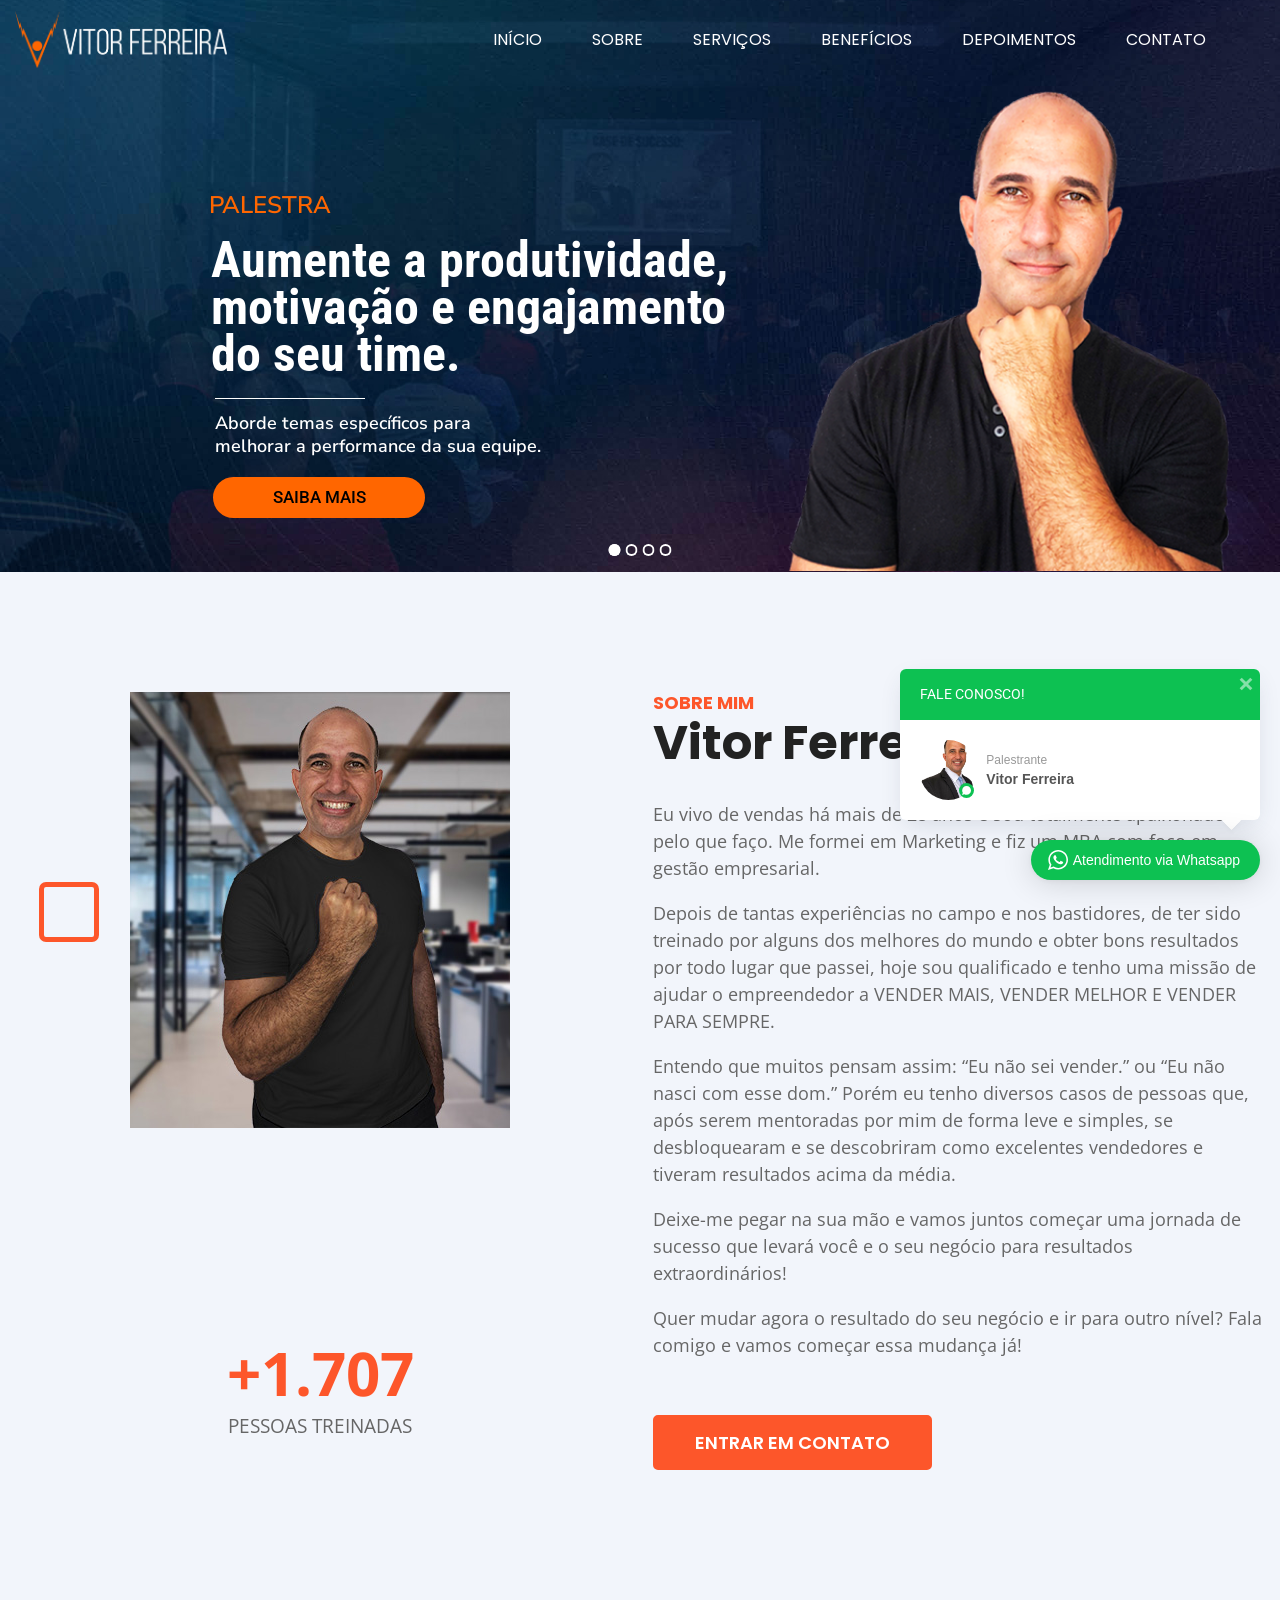
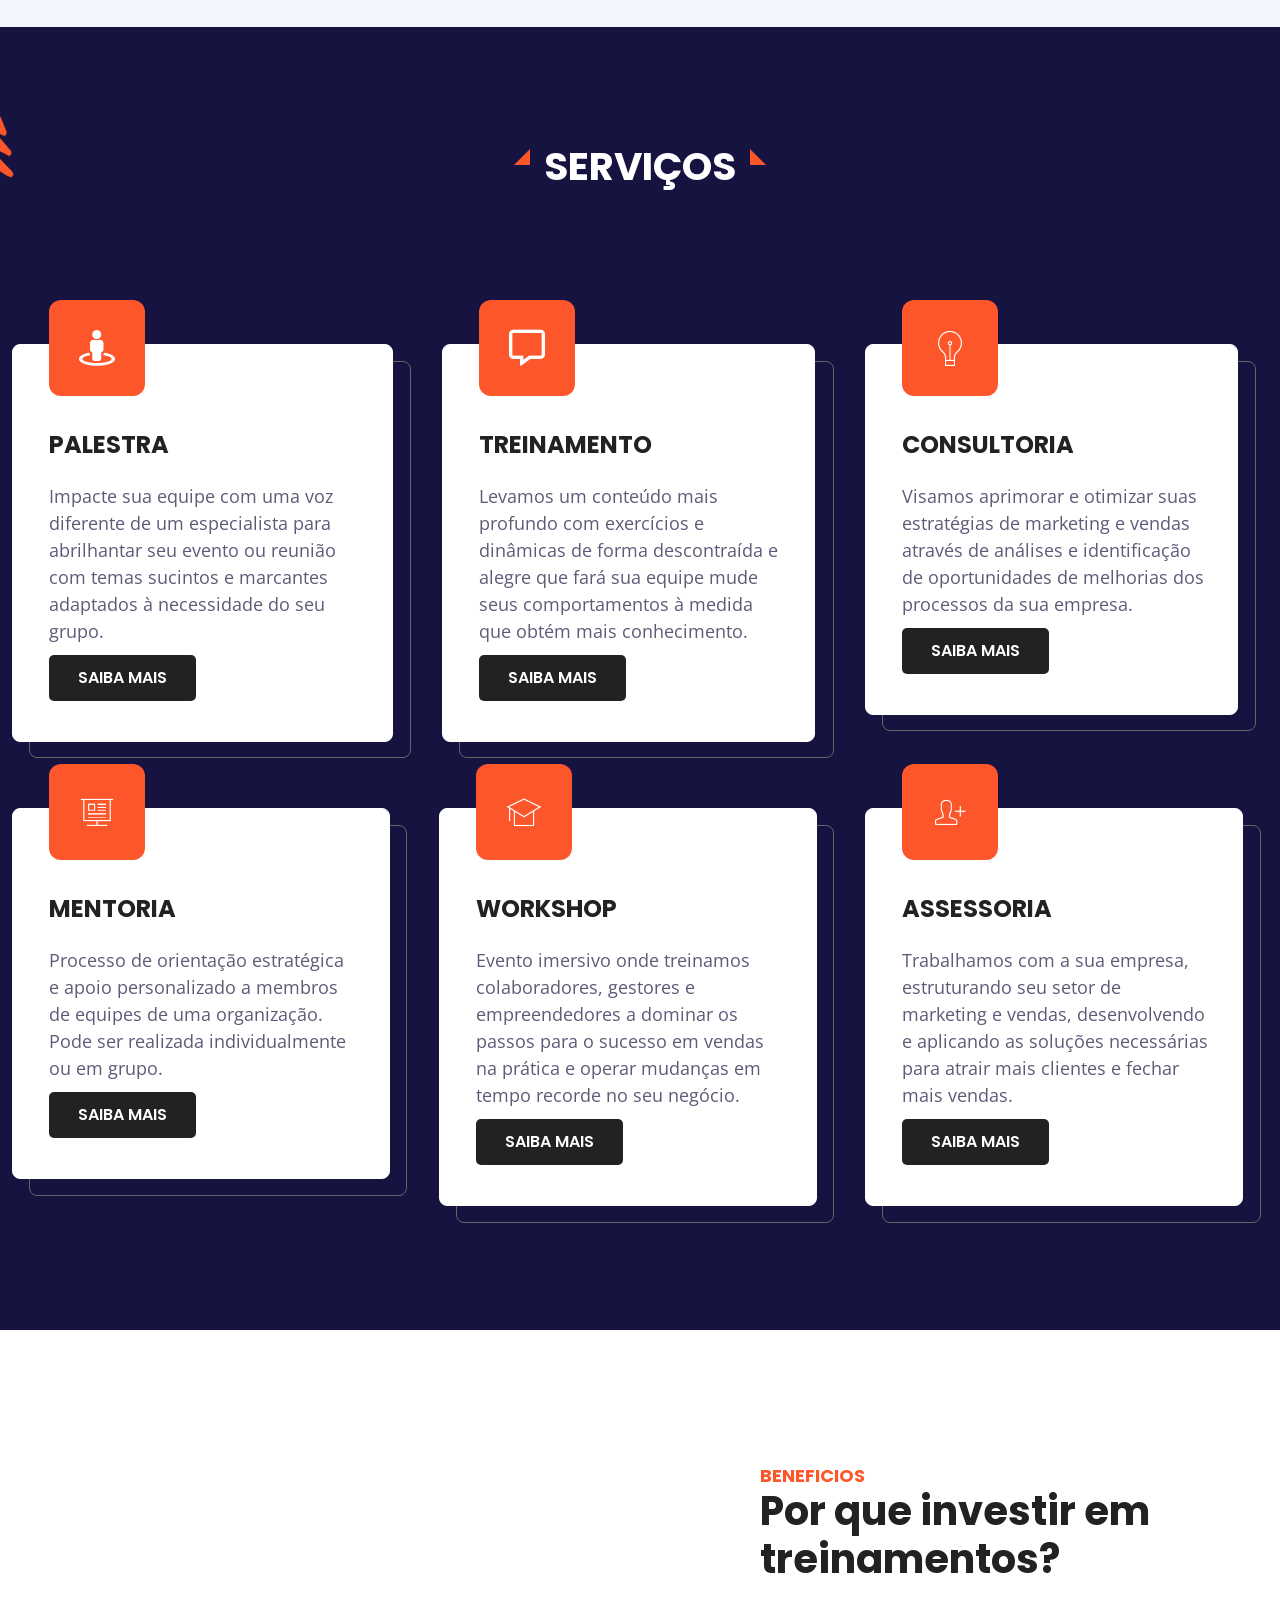
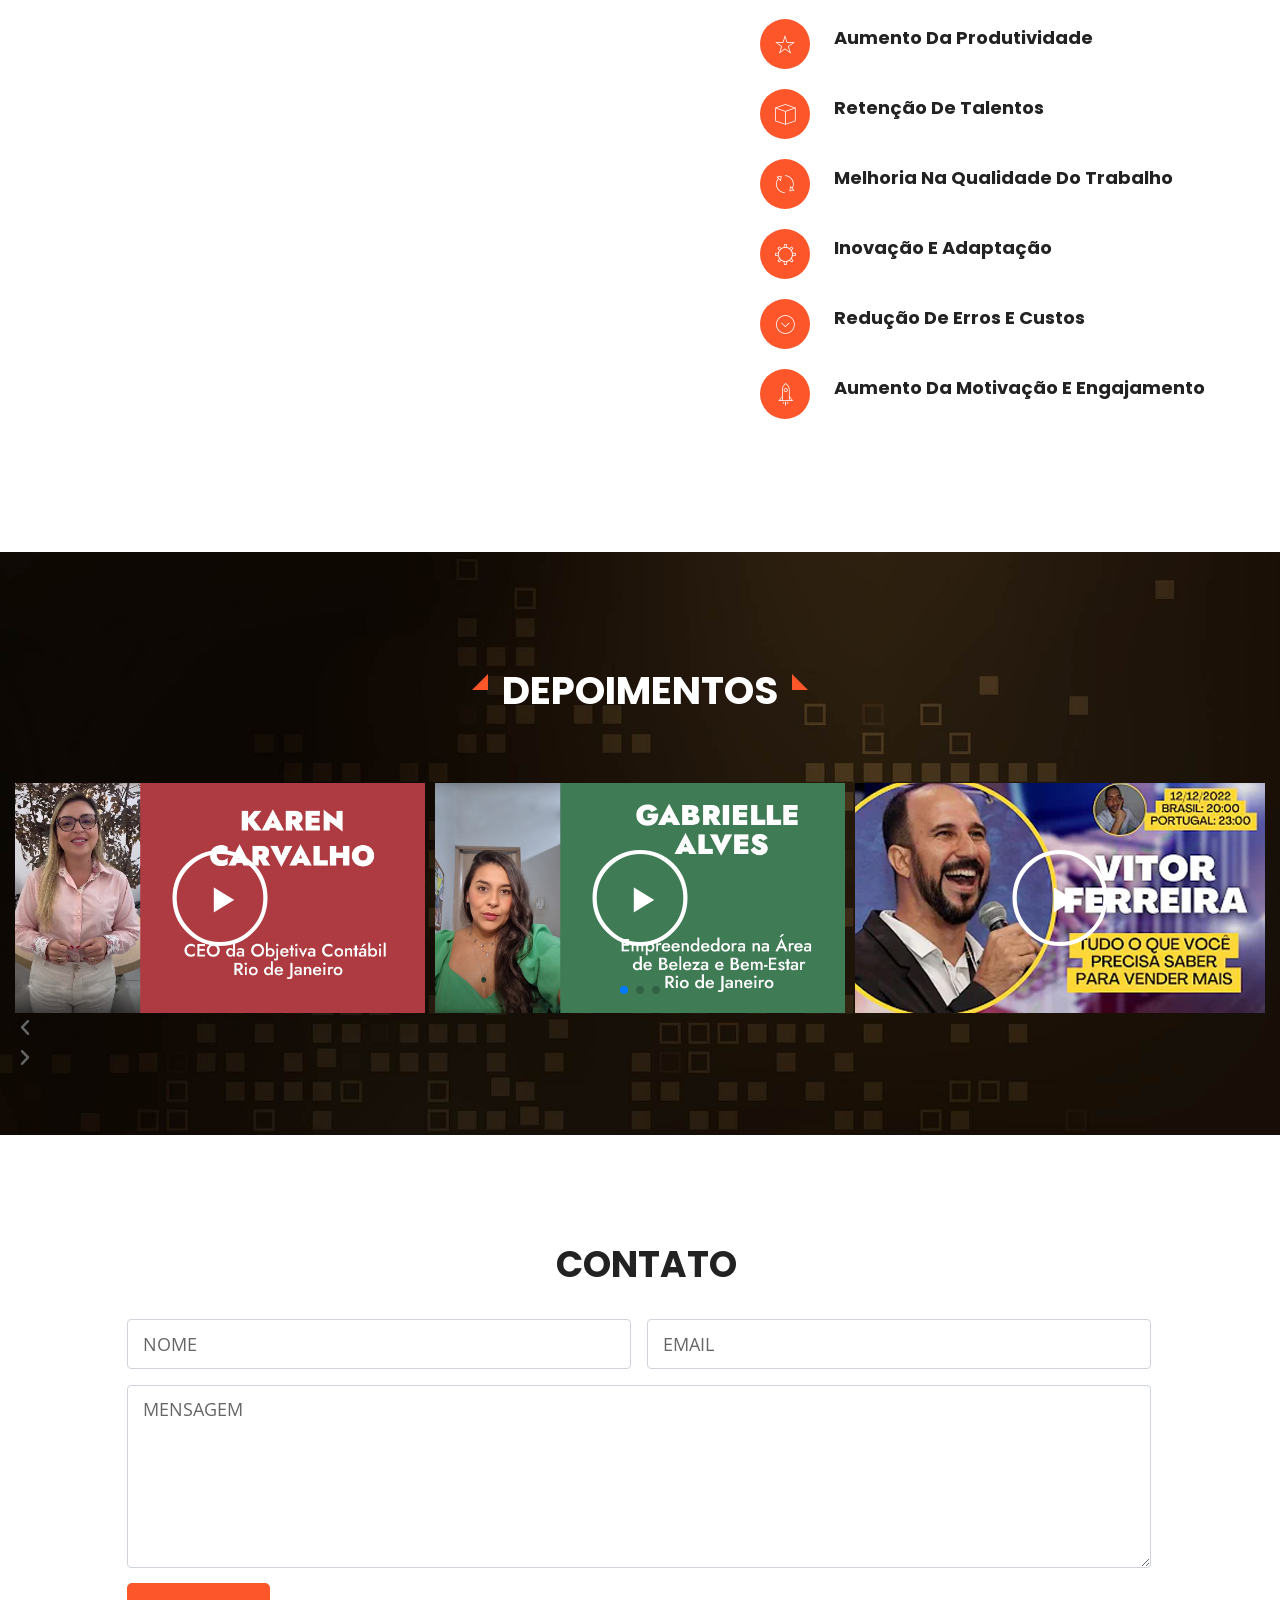
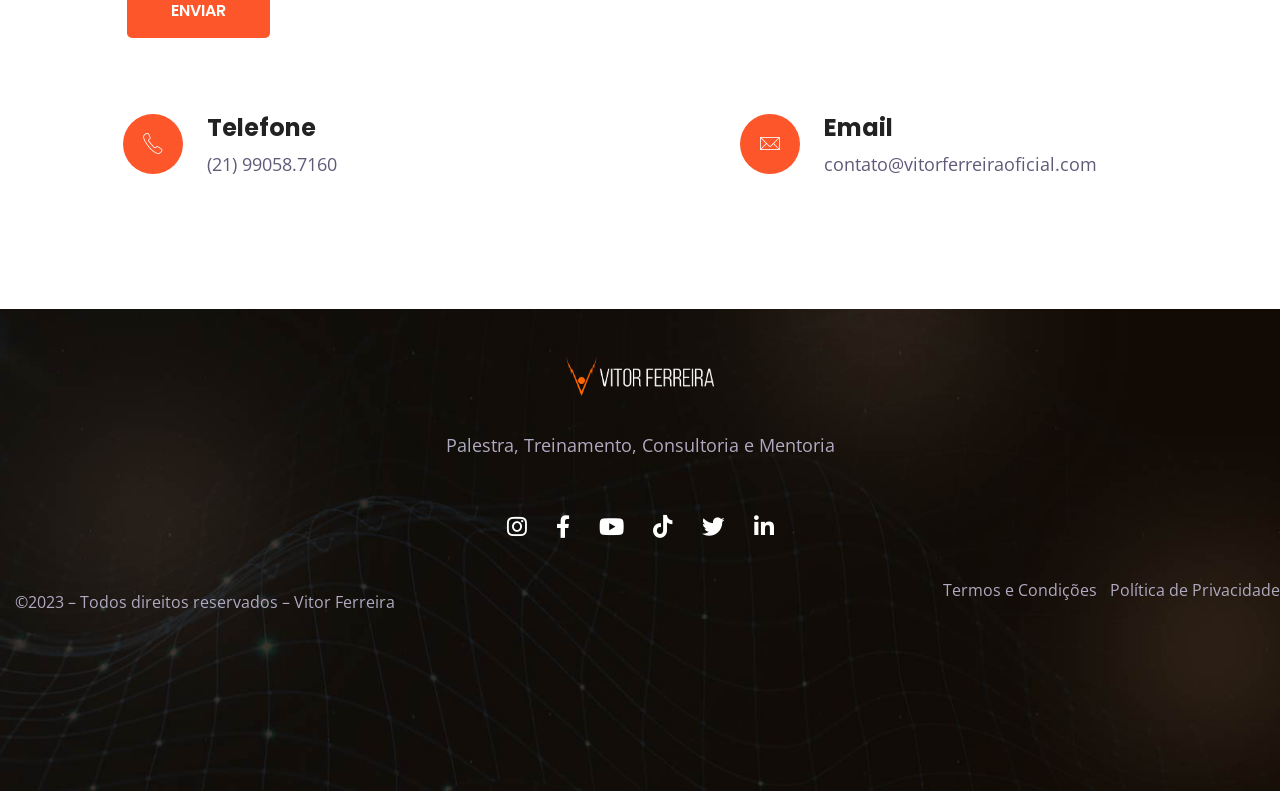
<file: site-antigo-vitor/index.html>
<!DOCTYPE html>
<html lang="pt-BR">
<head>
  <meta charset="UTF-8">
  <meta name="viewport" content="width=device-width, initial-scale=1">
  <title>Vitor Ferreira Vendas – Treinamentos</title>
  <meta name="description" content="Vitor Ferreira Vendas: palestra, treinamento, consultoria e mentoria para aumentar a produtividade, a motivação e o engajamento do seu time.">
  <link rel="canonical" href="https://vitorferreiravendas.com.br/">
  <link rel="icon" href="assets/images/favicon-32.png" sizes="32x32">
  <link rel="icon" href="assets/images/favicon-192.png" sizes="192x192">
  <link rel="apple-touch-icon" href="assets/images/favicon-180.png">
  <meta name="msapplication-TileImage" content="assets/images/favicon-270.png">
  <link rel="stylesheet" href="assets/css/style.css">
</head>
<body id="top">

  <div id="preloader" aria-hidden="true"><div class="pulse-loader"><i></i><i></i></div></div>

  <a class="go-top" href="#top" aria-label="Voltar ao topo"><i class="bi bi-box-arrow-up"></i></a>

  <!-- ====================== HEADER (desktop) ====================== -->
  <header id="header">
    <div class="inner-header">
      <div class="container">
        <div class="header-wrap">
          <div class="logo">
            <a href="#top" title="Vitor Ferreira Vendas"><img src="assets/images/logo1-1.png" alt="Vitor Ferreira Vendas" width="212" height="57"></a>
          </div>
          <nav id="mainnav" aria-label="Menu principal">
            <ul class="menu">
              <li><a href="#top" data-spy="top">INÍCIO</a></li>
              <li><a href="#about-us" data-spy="about-us">SOBRE</a></li>
              <li><a href="#service" data-spy="service">SERVIÇOS</a></li>
              <li><a href="#beneficios" data-spy="beneficios">BENEFÍCIOS</a></li>
              <li><a href="#testimonials" data-spy="testimonials">DEPOIMENTOS</a></li>
              <li><a href="#contact" data-spy="contact">CONTATO</a></li>
            </ul>
          </nav>
        </div>
      </div>
    </div>
  </header>

  <!-- ====================== HEADER (mobile) ====================== -->
  <header id="header-mobile">
    <div class="inner-header">
      <div class="container">
        <div class="header-wrap">
          <div class="logo">
            <a href="#top" title="Vitor Ferreira Vendas"><img src="assets/images/logo1-2.png" alt="Vitor Ferreira Vendas"></a>
          </div>
          <button class="btn-menu" type="button" aria-label="Abrir menu" aria-expanded="false"><span>menu</span></button>
        </div>
      </div>
      <div class="canvas-nav-wrap">
        <div class="overlay-canvas-nav"></div>
        <button class="canvas-menu-close" type="button" aria-label="Fechar menu"></button>
        <div class="inner-canvas-nav">
          <div class="logo">
            <a href="#top" title="Vitor Ferreira Vendas"><img src="assets/images/logo1-2.png" alt="Vitor Ferreira Vendas"></a>
          </div>
          <nav id="mainnav_canvas" aria-label="Menu mobile">
            <ul class="menu">
              <li><a href="#top" data-spy="top">INÍCIO</a></li>
              <li><a href="#about-us" data-spy="about-us">SOBRE</a></li>
              <li><a href="#service" data-spy="service">SERVIÇOS</a></li>
              <li><a href="#beneficios" data-spy="beneficios">BENEFÍCIOS</a></li>
              <li><a href="#testimonials" data-spy="testimonials">DEPOIMENTOS</a></li>
              <li><a href="#contact" data-spy="contact">CONTATO</a></li>
            </ul>
          </nav>
        </div>
      </div>
    </div>
  </header>

  <main id="main-content">

    <!-- ====================== HERO / SLIDER ====================== -->
    <section class="hero" id="inicio">
      <div class="hero-in">
        <div class="hero-col">
          <div class="rs" id="hero-slider" data-level="1" role="region" aria-roledescription="carousel" aria-label="Destaques">
            <div class="rs-grid">
        <div class="rs-slide is-active">
          <div class="rs-layer rs-text l1-1">Aborde temas específicos para melhorar a performance da sua equipe.</div>
          <div class="rs-layer rs-text l1-2">Aumente a produtividade, motivação e engajamento do seu time.</div>
          <div class="rs-layer rs-text l1-3">PALESTRA</div>
          <div class="rs-layer rs-shape l1-4"></div>
          <a class="rs-layer rs-button l1-5" href="#contact">SAIBA MAIS</a>
          <div class="rs-layer rs-image l1-6"><img src="assets/images/IMG4.png" alt=""></div>
        </div>
        <div class="rs-slide">
          <div class="rs-layer rs-image l2-1"><img src="assets/images/vetorv.png" alt=""></div>
          <div class="rs-layer rs-text l2-2">Desperte o potencial <br>de sua equipe!</div>
          <div class="rs-layer rs-image l2-3"><img src="assets/images/IMG6.png" alt=""></div>
          <div class="rs-layer rs-text l2-4">TREINAMENTO</div>
          <a class="rs-layer rs-button l2-5" href="#contact">SAIBA MAIS</a>
          <div class="rs-layer rs-text l2-6">Descubra agora como podemos<br>transformar talentos em resultados.</div>
          <div class="rs-layer rs-shape l2-7"></div>
        </div>
        <div class="rs-slide">
          <div class="rs-layer rs-text l3-1">CONSULTORIA</div>
          <div class="rs-layer rs-image l3-2"><img src="assets/images/circulo1.png" alt=""></div>
          <div class="rs-layer rs-text l3-3">Soluções sob medida <br>para seu negócio.</div>
          <a class="rs-layer rs-button l3-4" href="#contact">SAIBA MAIS</a>
          <div class="rs-layer rs-shape l3-5"></div>
          <div class="rs-layer rs-image l3-6"><img src="assets/images/IMG3.png" alt=""></div>
          <div class="rs-layer rs-text l3-7">Agende uma consulta hoje mesmo!</div>
        </div>
        <div class="rs-slide">
          <div class="rs-layer rs-image l4-1"><img src="assets/images/seta-1.png" alt=""></div>
          <div class="rs-layer rs-text l4-2">Alcance o próximo nível <br>com a orientação certa.</div>
          <div class="rs-layer rs-image l4-3"><img src="assets/images/IMG5.png" alt=""></div>
          <a class="rs-layer rs-button l4-4" href="#contact">SAIBA MAIS</a>
          <div class="rs-layer rs-text l4-5">Contrate sua primeira sessão de mentoria individual ou em grupo!</div>
          <div class="rs-layer rs-shape l4-6"></div>
          <div class="rs-layer rs-text l4-7">MENTORIA</div>
        </div>
            </div>
            <button class="rs-arrow rs-prev" type="button" aria-label="Slide anterior"></button>
            <button class="rs-arrow rs-next" type="button" aria-label="Próximo slide"></button>
            <div class="rs-bullets" role="tablist" aria-label="Escolher slide"></div>
          </div>
        </div>
      </div>
    </section>

    <!-- ====================== SOBRE ====================== -->
    <section class="about" id="about-us">
      <div class="box">
        <div class="col col-50" data-aos="fade-right" data-aos-delay="200" data-aos-duration="2000">
          <div class="wrap">
            <div class="widget">
              <div class="parallax-layer pl-photo">
                <ul class="image-wrapper" data-tilt="10">
                  <li class="layer-image"><img src="assets/images/img-vitor-1.jpg" width="380" height="436" alt="Vitor Ferreira, palestrante e mentor de vendas"></li>
                  <li class="layer-image layer-abs l2"><img src="assets/images/img-vitor-2.jpg" width="280" height="340" alt="Vitor Ferreira sorrindo enquanto usa o celular"></li>
                  <li class="layer-abs l3"><i></i></li>
                  <li class="layer-abs l4"><i></i></li>
                </ul>
              </div>
            </div>
            <div class="widget counter">
              <div class="counter-number"><span>+</span><span class="num" data-duration="2000" data-to="3000">0</span></div>
              <div class="counter-title">PESSOAS TREINADAS</div>
            </div>
          </div>
        </div>
        <div class="col col-50 col-text" data-aos="fade-right" data-aos-delay="400" data-aos-duration="2000">
          <div class="wrap">
            <div class="widget heading">
              <div class="tf-heading tf-heading-style-01">
                <h6 class="tf-heading-sub-title">Sobre Mim</h6>
                <h2 class="tf-heading-title">Vitor Ferreira</h2>
              </div>
            </div>
            <div class="widget about-text">
              <p>Eu vivo de vendas há mais de 28 anos e sou totalmente apaixonado pelo que faço. Me formei em Marketing e fiz um MBA com foco em gestão empresarial.</p>
              <p>Depois de tantas experiências no campo e nos bastidores, de ter sido treinado por alguns dos melhores do mundo e obter bons resultados por todo lugar que passei, hoje sou qualificado e tenho uma missão de ajudar o empreendedor a VENDER MAIS, VENDER MELHOR E VENDER PARA SEMPRE.</p>
              <p>Entendo que muitos pensam assim: “Eu não sei vender.” ou “Eu não nasci com esse dom.” Porém eu tenho diversos casos de pessoas que, após serem mentoradas por mim de forma leve e simples, se desbloquearam e se descobriram como excelentes vendedores e tiveram resultados acima da média.</p>
              <p>Deixe-me pegar na sua mão e vamos juntos começar uma jornada de sucesso que levará você e o seu negócio para resultados extraordinários!</p>
              <p>Quer mudar agora o resultado do seu negócio e ir para outro nível? Fala comigo e vamos começar essa mudança já!</p>
            </div>
            <div class="widget btn-wrap">
              <a class="tf-btn btn-md btn-square btn-primary" href="#contact"><span class="tf-btn-text">ENTRAR EM CONTATO </span></a>
            </div>
          </div>
        </div>
      </div>
    </section>

    <!-- ====================== SERVIÇOS ====================== -->
    <section class="services" id="service">
      <div class="box">
        <div class="col col-100">
          <div class="wrap">
            <div class="widget title-wrap">
              <div class="tf-heading tf-heading-style-02"><h2 class="tf-heading-title tf-heading-size-xl">Serviços</h2></div>
            </div>
            <img class="deco moveupdown" src="assets/images/about-element-2-4.png" width="59" height="72" alt="" loading="lazy">

            <div class="cards-row row-a">
              <div class="ccol">
                <div class="tficonbox top" data-aos="fade-up" data-aos-delay="800" data-aos-duration="1200">
                  <div class="content-wrapper" data-tilt="15">
                    <div class="wrap-icon square"><div class="wrap-icon-inner"><i class="fas fa-street-view" aria-hidden="true"></i></div></div>
                    <div class="content">
                      <h3 class="title">PALESTRA</h3>
                      <div class="description"><p>Impacte sua equipe com uma voz diferente de um especialista para abrilhantar seu evento ou reunião com temas sucintos e marcantes adaptados à necessidade do seu grupo.</p></div>
                      <a href="#contact" class="tf-button">SAIBA MAIS</a>
                    </div>
                  </div>
                </div>
              </div>
              <div class="ccol">
                <div class="tficonbox top" data-aos="fade-up" data-aos-duration="1200">
                  <div class="content-wrapper" data-tilt="15">
                    <div class="wrap-icon square"><div class="wrap-icon-inner"><i class="far fa-comment-alt" aria-hidden="true"></i></div></div>
                    <div class="content">
                      <h3 class="title">TREINAMENTO</h3>
                      <div class="description"><p>Levamos um conteúdo mais profundo com exercícios e dinâmicas de forma descontraída e alegre que fará sua equipe mude seus comportamentos à medida que obtém mais conhecimento.</p></div>
                      <a href="#contact" class="tf-button">SAIBA MAIS</a>
                    </div>
                  </div>
                </div>
              </div>
              <div class="ccol">
                <div class="tficonbox top" data-aos="fade-up" data-aos-delay="200" data-aos-duration="1200">
                  <div class="content-wrapper" data-tilt="15">
                    <div class="wrap-icon square"><div class="wrap-icon-inner"><i class="pe pe-7s-light" aria-hidden="true"></i></div></div>
                    <div class="content">
                      <h3 class="title">CONSULTORIA</h3>
                      <div class="description"><p>Visamos aprimorar e otimizar suas estratégias de marketing e vendas através de análises e identificação de oportunidades de melhorias dos processos da sua empresa.</p></div>
                      <a href="#contact" class="tf-button">SAIBA MAIS</a>
                    </div>
                  </div>
                </div>
              </div>
            </div>

            <div class="cards-row row-b">
              <div class="ccol">
                <div class="tficonbox top" data-aos="fade-up" data-aos-delay="400" data-aos-duration="1200">
                  <div class="content-wrapper" data-tilt="15">
                    <div class="wrap-icon square"><div class="wrap-icon-inner"><i class="pe pe-7s-display2" aria-hidden="true"></i></div></div>
                    <div class="content">
                      <h3 class="title">MENTORIA</h3>
                      <div class="description"><p>Processo de orientação estratégica e apoio personalizado a membros de equipes de uma organização. Pode ser realizada individualmente ou em grupo.</p></div>
                      <a href="#contact" class="tf-button">SAIBA MAIS</a>
                    </div>
                  </div>
                </div>
              </div>
              <div class="ccol">
                <div class="tficonbox top" data-aos="fade-up" data-aos-delay="600" data-aos-duration="1200">
                  <div class="content-wrapper" data-tilt="15">
                    <div class="wrap-icon square"><div class="wrap-icon-inner"><i class="pe pe-7s-study" aria-hidden="true"></i></div></div>
                    <div class="content">
                      <h3 class="title">WORKSHOP</h3>
                      <div class="description"><p>Evento imersivo onde treinamos colaboradores, gestores e empreendedores a dominar os passos para o sucesso em vendas na prática e operar mudanças em tempo recorde no seu negócio.</p></div>
                      <a href="#contact" class="tf-button">SAIBA MAIS</a>
                    </div>
                  </div>
                </div>
              </div>
              <div class="ccol">
                <div class="tficonbox top" data-aos="fade-up" data-aos-delay="1000" data-aos-duration="1200">
                  <div class="content-wrapper" data-tilt="15">
                    <div class="wrap-icon square"><div class="wrap-icon-inner"><i class="pe pe-7s-add-user" aria-hidden="true"></i></div></div>
                    <div class="content">
                      <h3 class="title">ASSESSORIA</h3>
                      <div class="description"><p>Trabalhamos com a sua empresa, estruturando seu setor de marketing e vendas, desenvolvendo e aplicando as soluções necessárias para atrair mais clientes e fechar mais vendas.</p></div>
                      <a href="#contact" class="tf-button">SAIBA MAIS</a>
                    </div>
                  </div>
                </div>
              </div>
            </div>

          </div>
        </div>
      </div>
    </section>

    <!-- ====================== BENEFÍCIOS ====================== -->
    <section class="benefits" id="beneficios">
      <div class="box">
        <div class="col col-50 col-img" data-aos="fade-right" data-aos-duration="1500">
          <div class="wrap">
            <div class="widget">
              <div class="parallax-layer" data-reveal="left">
                <ul class="image-wrapper" data-tilt="10">
                  <li class="layer-image"><img src="assets/images/feature-photo-6.png" width="713" height="664" alt="" loading="lazy"></li>
                </ul>
              </div>
            </div>
          </div>
        </div>
        <div class="col col-50 col-list" data-aos="fade-right" data-aos-delay="400" data-aos-duration="1500">
          <div class="wrap">
            <div class="widget heading">
              <div class="tf-heading tf-heading-style-01">
                <h6 class="tf-heading-sub-title">beneficios</h6>
                <h2 class="tf-heading-title">Por que investir em treinamentos?</h2>
              </div>
            </div>
            <div class="widget benefit"><div class="tficonbox left"><div class="content-wrapper"><div class="wrap-icon circle"><div class="wrap-icon-inner"><i class="pe pe-7s-star" aria-hidden="true"></i></div></div><div class="content"><h3 class="title">Aumento da produtividade</h3></div></div></div></div>
            <div class="widget benefit"><div class="tficonbox left"><div class="content-wrapper"><div class="wrap-icon circle"><div class="wrap-icon-inner"><i class="pe pe-7s-box2" aria-hidden="true"></i></div></div><div class="content"><h3 class="title">Retenção de talentos</h3></div></div></div></div>
            <div class="widget benefit"><div class="tficonbox left"><div class="content-wrapper"><div class="wrap-icon circle"><div class="wrap-icon-inner"><i class="pe pe-7s-refresh-2" aria-hidden="true"></i></div></div><div class="content"><h3 class="title">Melhoria na qualidade do trabalho</h3></div></div></div></div>
            <div class="widget benefit"><div class="tficonbox left"><div class="content-wrapper"><div class="wrap-icon circle"><div class="wrap-icon-inner"><i class="pe pe-7s-settings" aria-hidden="true"></i></div></div><div class="content"><h3 class="title">Inovação e adaptação</h3></div></div></div></div>
            <div class="widget benefit"><div class="tficonbox left"><div class="content-wrapper"><div class="wrap-icon circle"><div class="wrap-icon-inner"><i class="pe pe-7s-angle-down-circle" aria-hidden="true"></i></div></div><div class="content"><h3 class="title">Redução de erros e custos</h3></div></div></div></div>
            <div class="widget benefit"><div class="tficonbox left"><div class="content-wrapper"><div class="wrap-icon circle"><div class="wrap-icon-inner"><i class="pe pe-7s-rocket" aria-hidden="true"></i></div></div><div class="content"><h3 class="title">Aumento da motivação e engajamento</h3></div></div></div></div>
          </div>
        </div>
      </div>
    </section>

    <!-- ====================== DEPOIMENTOS ====================== -->
    <section class="testimonials" id="testimonials">
      <div class="box">
        <div class="col col-100">
          <div class="wrap">
            <div class="widget title-wrap">
              <div class="tf-heading tf-heading-style-02"><h2 class="tf-heading-title tf-heading-size-xl">DEPOIMENTOS</h2></div>
            </div>
            <div class="carousel" data-autoplay="5000" data-speed="500">
              <div class="viewport">
                <div class="track">
                  <div class="slide"><a href="https://www.youtube.com/embed/VKZHtUhqjYE" data-video="VKZHtUhqjYE" aria-label="Assistir depoimento 1"><div class="carousel-image" style="background-image:url(assets/images/video2.jpg)"><div class="carousel-play"><i class="eicon eicon-play" aria-hidden="true"></i></div></div></a></div>
                  <div class="slide"><a href="https://www.youtube.com/embed/lVGJk97Dmfk" data-video="lVGJk97Dmfk" aria-label="Assistir depoimento 2"><div class="carousel-image" style="background-image:url(assets/images/video1.jpg)"><div class="carousel-play"><i class="eicon eicon-play" aria-hidden="true"></i></div></div></a></div>
                  <div class="slide"><a href="https://www.youtube.com/embed/pUxbovxDMVc" data-video="pUxbovxDMVc" aria-label="Assistir depoimento 3"><div class="carousel-image" style="background-image:url(assets/images/video3.jpg)"><div class="carousel-play"><i class="eicon eicon-play" aria-hidden="true"></i></div></div></a></div>
                </div>
              </div>
              <div class="carousel-arrows">
                <button class="carousel-btn carousel-prev" type="button" aria-label="Anterior"><i class="eicon eicon-chevron-left" aria-hidden="true"></i></button>
                <button class="carousel-btn carousel-next" type="button" aria-label="Próximo"><i class="eicon eicon-chevron-right" aria-hidden="true"></i></button>
              </div>
              <div class="carousel-dots"></div>
            </div>
          </div>
        </div>
      </div>
    </section>

    <!-- ====================== CONTATO ====================== -->
    <section class="contact" id="contact">
      <div class="box">
        <div class="col col-100">
          <div class="wrap">
            <div class="heading-wrap" data-aos="fade-right" data-aos-delay="1100" data-aos-duration="1500">
              <div class="tf-heading tf-heading-style-01"><h2 class="tf-heading-title">CONTATO</h2></div>
              <div class="widget form-wrap">
                <form class="contact-form" id="contact-form" novalidate>
                  <div class="tf-contact-form">
                    <div class="item-contact half"><p><input type="text" name="nome" placeholder="NOME" aria-label="Nome" required autocomplete="name"></p></div>
                    <div class="item-contact half"><p><input type="email" name="email" placeholder="EMAIL" aria-label="Email" required autocomplete="email"></p></div>
                    <div class="item-contact"><p><textarea name="mensagem" rows="8" maxlength="2000" placeholder="MENSAGEM" aria-label="Mensagem"></textarea></p></div>
                    <div class="item-contact submit"><p><button class="tf-btn btn-md btn-primary" type="submit">Enviar</button></p></div>
                  </div>
                  <div class="form-status" role="status" aria-live="polite"></div>
                </form>
              </div>
            </div>

            <div class="contact-row">
              <div class="ccol">
                <div class="widget benefit" data-aos="fade-down" data-aos-delay="200" data-aos-duration="1000">
                  <div class="tficonbox left"><div class="content-wrapper"><div class="wrap-icon circle"><div class="wrap-icon-inner"><i class="pe pe-7s-call" aria-hidden="true"></i></div></div><div class="content"><h3 class="title">Telefone</h3><div class="description"><p>(21) 99058.7160</p></div></div></div></div>
                </div>
              </div>
              <div class="ccol">
                <div class="widget benefit" data-aos="fade-down" data-aos-delay="400" data-aos-duration="1000">
                  <div class="tficonbox left"><div class="content-wrapper"><div class="wrap-icon circle"><div class="wrap-icon-inner"><i class="pe pe-7s-mail" aria-hidden="true"></i></div></div><div class="content"><h3 class="title">Email</h3><div class="description"><p>contato@vitorferreiraoficial.com</p></div></div></div></div>
                </div>
              </div>
            </div>
          </div>
        </div>
      </div>
    </section>

  </main>

  <!-- ====================== RODAPÉ ====================== -->
  <footer class="site-footer">
    <div class="box">
      <div class="col col-100">
        <div class="wrap">
          <div class="main-col">
            <div class="flogo"><a href="#top"><img src="assets/images/logo1-1.png" width="148" height="40" alt="Vitor Ferreira Vendas"></a></div>
            <div class="fdesc"><p>Palestra, Treinamento, Consultoria e Mentoria</p></div>
            <ul class="tf-social-icons">
              <li><a href="https://www.instagram.com/vitorferreiravendas?igsh=MzczMXBuMWNua3Zm" target="_blank" rel="noopener" title="Instagram" aria-label="Instagram"><i class="fab fa-instagram"></i></a></li>
              <li><a href="https://www.facebook.com/vitorferreiravenda/" target="_blank" rel="noopener" title="Facebook" aria-label="Facebook"><i class="fab fa-facebook-f"></i></a></li>
              <li><a href="https://www.youtube.com/@vitmorfer2312" target="_blank" rel="noopener" title="YouTube" aria-label="YouTube"><i class="fab fa-youtube"></i></a></li>
              <li><a href="https://www.tiktok.com/@vitorferreiravenda" target="_blank" rel="noopener" title="TikTok" aria-label="TikTok"><i class="fab fa-tiktok"></i></a></li>
              <li><a href="https://twitter.com/vitmorfer?t=hkAO5mXTUKnhXZGtxLRnKg&amp;s=09" target="_blank" rel="noopener" title="Twitter" aria-label="Twitter"><i class="fab fa-twitter"></i></a></li>
              <li><a href="https://www.linkedin.com/in/vitor-ferreira-vendas-94643a25/" target="_blank" rel="noopener" title="LinkedIn" aria-label="LinkedIn"><i class="fab fa-linkedin-in"></i></a></li>
            </ul>
          </div>
          <div class="footer-bottom">
            <div class="col-copy">©2023 – Todos direitos reservados – Vitor Ferreira</div>
            <div class="col-links">
              <ul class="links">
                <li><a href="#">Termos e Condições</a></li>
                <li><a href="#">Política de Privacidade</a></li>
              </ul>
            </div>
          </div>
        </div>
      </div>
    </div>
  </footer>

  <!-- ====================== LIGHTBOX DE VÍDEO ====================== -->
  <div class="lightbox" id="lightbox" role="dialog" aria-modal="true" aria-label="Vídeo">
    <div class="lightbox-inner">
      <button class="lightbox-close" type="button" aria-label="Fechar">&times;</button>
      <div class="lightbox-frame"></div>
    </div>
  </div>

  <!-- ====================== WHATSAPP FLUTUANTE ====================== -->
  <svg xmlns="http://www.w3.org/2000/svg" style="display:none">
    <symbol id="wptwa-logo" viewBox="0 0 90 90"><path d="M90,43.841c0,24.213-19.779,43.841-44.182,43.841c-7.747,0-15.025-1.98-21.357-5.455L0,90l7.975-23.522   c-4.023-6.606-6.34-14.354-6.34-22.637C1.635,19.628,21.416,0,45.818,0C70.223,0,90,19.628,90,43.841z M45.818,6.982   c-20.484,0-37.146,16.535-37.146,36.859c0,8.065,2.629,15.534,7.076,21.61L11.107,79.14l14.275-4.537   c5.865,3.851,12.891,6.097,20.437,6.097c20.481,0,37.146-16.533,37.146-36.857S66.301,6.982,45.818,6.982z M68.129,53.938   c-0.273-0.447-0.994-0.717-2.076-1.254c-1.084-0.537-6.41-3.138-7.4-3.495c-0.993-0.358-1.717-0.538-2.438,0.537   c-0.721,1.076-2.797,3.495-3.43,4.212c-0.632,0.719-1.263,0.809-2.347,0.271c-1.082-0.537-4.571-1.673-8.708-5.333   c-3.219-2.848-5.393-6.364-6.025-7.441c-0.631-1.075-0.066-1.656,0.475-2.191c0.488-0.482,1.084-1.255,1.625-1.882   c0.543-0.628,0.723-1.075,1.082-1.793c0.363-0.717,0.182-1.344-0.09-1.883c-0.27-0.537-2.438-5.825-3.34-7.977   c-0.902-2.15-1.803-1.792-2.436-1.792c-0.631,0-1.354-0.09-2.076-0.09c-0.722,0-1.896,0.269-2.889,1.344   c-0.992,1.076-3.789,3.676-3.789,8.963c0,5.288,3.879,10.397,4.422,11.113c0.541,0.716,7.49,11.92,18.5,16.223   C58.2,65.771,58.2,64.336,60.186,64.156c1.984-0.179,6.406-2.599,7.312-5.107C68.398,56.537,68.398,54.386,68.129,53.938z"/></symbol>
  </svg>
  <div class="wptwa-container" id="wptwa">
    <div class="wptwa-box">
      <div class="wptwa-description"><p><span style="font-family:Roboto,Arial,sans-serif">FALE CONOSCO!</span></p></div>
      <button class="wptwa-close" type="button" aria-label="Fechar"></button>
      <div class="wptwa-people">
        <a href="https://web.whatsapp.com/send?phone=5521990587160&amp;text=Ol%C3%A1%2C%20Vitor%20Ferreira%2C%20estou%20interessado(a)%20em%20seus%20servi%C3%A7os..." data-number="5521990587160" class="wptwa-account wptwa-clearfix" target="_blank" rel="noopener">
          <div class="wptwa-face"><img src="assets/images/IMG7.png" alt="Vitor Ferreira"></div>
          <div class="wptwa-info">
            <span class="wptwa-title">Palestrante</span>
            <span class="wptwa-name">Vitor Ferreira</span>
          </div>
        </a>
      </div>
    </div>
    <div class="wptwa-toggle" role="button" tabindex="0" aria-label="Atendimento via Whatsapp"><svg width="20" height="20" viewBox="0 0 90 90" aria-hidden="true"><use href="#wptwa-logo"></use></svg> <span class="wptwa-text">Atendimento via Whatsapp</span></div>
  </div>

  <script src="assets/js/main.js"></script>
</body>
</html>
</file>
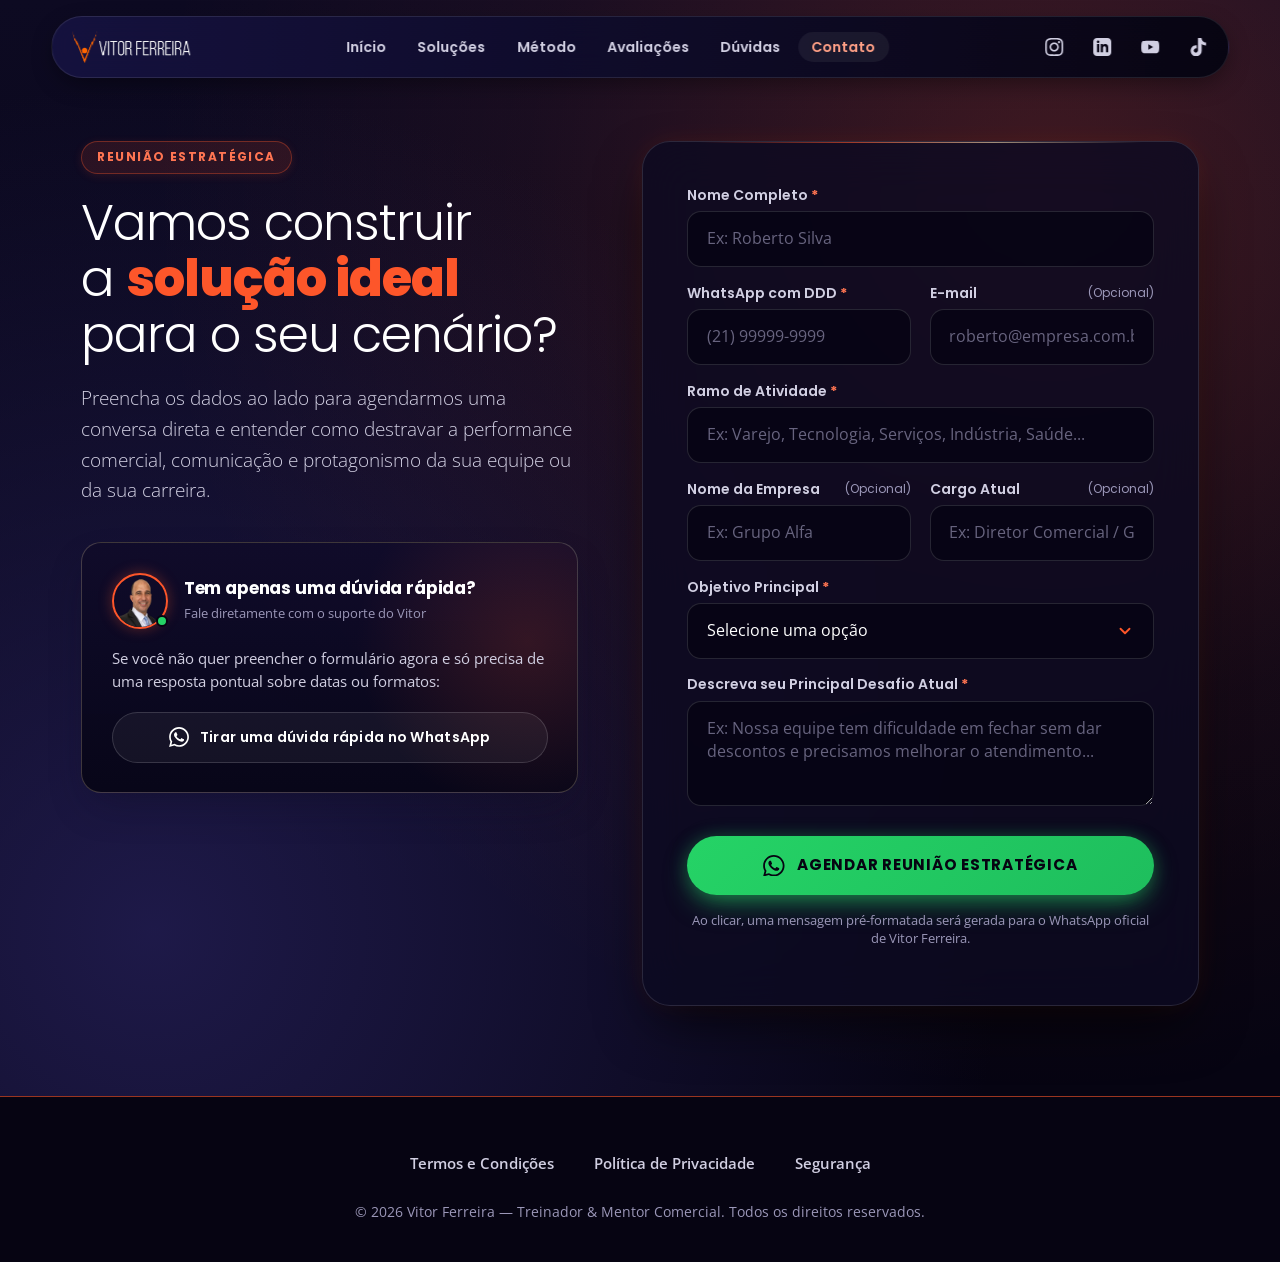
<file: contato.html>
<!doctype html>
<html lang="pt-BR">
<head>
  <meta charset="utf-8">
  <meta name="viewport" content="width=device-width, initial-scale=1, viewport-fit=cover">
  <title>Contato &amp; Reunião Estratégica | Vitor Ferreira</title>
  <meta name="description" content="Agende uma reunião estratégica com Vitor Ferreira para treinamentos de equipe, palestras ou mentorias individuais com mais de 30 anos de prática.">
  <meta name="theme-color" content="#060412">
  <link rel="icon" type="image/png" sizes="32x32" href="assets/images/favicon-32.png">
  <link rel="canonical" href="https://vitorferreiraoficial.com/contato.html">

  <!-- Open Graph / Facebook -->
  <meta property="og:site_name" content="Vitor Ferreira">
  <meta property="og:type" content="website">
  <meta property="og:locale" content="pt_BR">
  <meta property="og:title" content="Contato &amp; Reunião Estratégica | Vitor Ferreira">
  <meta property="og:description" content="Agende uma reunião estratégica com Vitor Ferreira para treinamentos de equipe, palestras corporativas ou mentorias individuais com mais de 30 anos de prática.">
  <meta property="og:url" content="https://vitorferreiraoficial.com/contato.html">
  <meta property="og:image" content="https://vitorferreiraoficial.com/assets/images/hero-bg-01-3.jpg">
  <meta property="og:image:width" content="1920">
  <meta property="og:image:height" content="1080">
  <meta property="og:image:alt" content="Vitor Ferreira palestrando no palco para equipe corporativa">

  <!-- Twitter / X Cards -->
  <meta name="twitter:card" content="summary_large_image">
  <meta name="twitter:title" content="Contato &amp; Reunião Estratégica | Vitor Ferreira">
  <meta name="twitter:description" content="Agende uma conversa direta para diagnosticar os desafios da sua equipe ou da sua carreira com Vitor Ferreira.">
  <meta name="twitter:image" content="https://vitorferreiraoficial.com/assets/images/hero-bg-01-3.jpg">

  <!-- Schema.org JSON-LD (ContactPage + BreadcrumbList) -->
  <script type="application/ld+json">
  {
    "@context": "https://schema.org",
    "@graph": [
      {
        "@type": "ContactPage",
        "@id": "https://vitorferreiraoficial.com/contato.html#webpage",
        "url": "https://vitorferreiraoficial.com/contato.html",
        "name": "Contato & Reunião Estratégica | Vitor Ferreira",
        "description": "Agende uma reunião estratégica com Vitor Ferreira para treinamentos de equipe, palestras ou mentorias individuais.",
        "isPartOf": {
          "@type": "WebSite",
          "@id": "https://vitorferreiraoficial.com/#website",
          "url": "https://vitorferreiraoficial.com/",
          "name": "Vitor Ferreira"
        },
        "about": {
          "@type": "Person",
          "@id": "https://vitorferreiraoficial.com/#person",
          "name": "Vitor Ferreira",
          "telephone": "+55-21-99058-7160",
          "email": "contato@vitorferreiraoficial.com"
        },
        "inLanguage": "pt-BR"
      },
      {
        "@type": "BreadcrumbList",
        "@id": "https://vitorferreiraoficial.com/contato.html#breadcrumb",
        "itemListElement": [
          {
            "@type": "ListItem",
            "position": 1,
            "name": "Início",
            "item": "https://vitorferreiraoficial.com/"
          },
          {
            "@type": "ListItem",
            "position": 2,
            "name": "Contato & Reunião Estratégica",
            "item": "https://vitorferreiraoficial.com/contato.html"
          }
        ]
      }
    ]
  }
  </script>
  <link rel="preconnect" href="https://fonts.googleapis.com">
  <link rel="preconnect" href="https://fonts.gstatic.com" crossorigin>
  <link href="https://fonts.googleapis.com/css2?family=Open+Sans:wght@300;400;600&family=Poppins:wght@300;400;600;700;800&display=swap" rel="stylesheet">

  <style>
    /* ---------- Fontes Locais (Fallback) ---------- */
    @font-face { font-family: "Poppins Local"; font-weight: 400; font-style: normal; font-display: swap; src: url("assets/fonts/poppins-400.woff2") format("woff2"); }
    @font-face { font-family: "Poppins Local"; font-weight: 600; font-style: normal; font-display: swap; src: url("assets/fonts/poppins-600.woff2") format("woff2"); }
    @font-face { font-family: "Poppins Local"; font-weight: 700 800; font-style: normal; font-display: swap; src: url("assets/fonts/poppins-700.woff2") format("woff2"); }
    @font-face { font-family: "Open Sans Local"; font-weight: 300 600; font-style: normal; font-display: swap; src: url("assets/fonts/open-sans.woff2") format("woff2"); }

    /* ---------- Tokens de Design (DESIGN.md v3.0.0) ---------- */
    :root {
      --color-orange-300: #FFA086;
      --color-orange-400: #FF7552;
      --color-orange-500: #FD562A;
      --color-orange-700: #BF2902;
      --color-orange-800: #932002;

      --color-navy-950: #060412;
      --color-navy-900: #0D0A22;
      --color-navy-850: #120F2E;
      --color-navy-800: #19153D;
      --color-navy-750: #221D52;

      --color-gold-300: #FFE2B3;
      --color-gold-400: #FFD285;

      --color-brand-primary: var(--color-orange-500);
      --color-text-primary: #FFFFFF;
      --color-text-secondary: #D1CFE2;
      --color-text-muted: #9B97B8;
      --color-text-subtle: #6F6B8A;

      --surface-glass-dark: rgba(13, 10, 34, 0.88);
      --surface-glass-border: rgba(255, 255, 255, 0.10);
      --surface-glass-border-glow: rgba(253, 86, 42, 0.45);
      --surface-glass-blur: blur(18px);

      --grad-brand: linear-gradient(135deg, #FD562A 0%, #FFA086 100%);
      --grad-dark-pill: linear-gradient(270deg, rgba(6, 4, 18, 0.95) 0%, rgba(22, 19, 65, 0.92) 100%);
      --grad-dark-card: linear-gradient(180deg, rgba(16, 12, 42, 0.95) 0%, rgba(8, 6, 24, 0.98) 100%);

      --font-display: "Poppins", "Poppins Local", system-ui, sans-serif;
      --font-body: "Open Sans", "Open Sans Local", system-ui, sans-serif;

      --text-display: clamp(1.85rem, 4vw, 3.125rem);
      --text-lead: clamp(1.05rem, 0.95rem + 0.35vw, 1.2rem);

      --radius-sm: 6px;
      --radius-md: 8px;
      --radius-lg: 14px;
      --radius-xl: 20px;
      --radius-2xl: 28px;
      --radius-pill: 9999px;

      --shadow-sm: 0 2px 6px rgba(0, 0, 0, 0.35);
      --shadow-md: 0 8px 24px -4px rgba(0, 0, 0, 0.45);
      --shadow-lg: 0 16px 36px -6px rgba(0, 0, 0, 0.60);
      --shadow-glow: 0 0 35px rgba(253, 86, 42, 0.45);
      --shadow-glow-sm: 0 0 16px rgba(253, 86, 42, 0.30);
      --focus-ring: 0 0 0 3px rgba(253, 86, 42, 0.55);

      --duration-fast: 150ms;
      --duration-normal: 300ms;
      --ease-out: cubic-bezier(0.0, 0.0, 0.2, 1);
      --ease-expo: cubic-bezier(0.16, 1, 0.3, 1);
      --ease-bounce: cubic-bezier(0.34, 1.56, 0.64, 1);

      --gutter: clamp(1rem, 4vw, 4.5rem);
    }

    /* ---------- Base ---------- */
    *, *::before, *::after { box-sizing: border-box; }
    html { -webkit-text-size-adjust: 100%; scroll-behavior: smooth; scrollbar-color: var(--color-orange-500) var(--color-navy-950); }
    body {
      margin: 0;
      background: var(--color-navy-950);
      color: var(--color-text-primary);
      font-family: var(--font-body);
      font-size: 1.0625rem;
      line-height: 1.6;
      -webkit-font-smoothing: antialiased;
      text-rendering: optimizeLegibility;
      min-height: 100vh;
      display: flex;
      flex-direction: column;
    }
    img { display: block; max-width: 100%; }
    a { color: inherit; text-decoration: none; }
    ::selection { background: var(--color-orange-500); color: var(--color-navy-950); }
    :focus-visible { outline: none; box-shadow: var(--focus-ring); }
    ::-webkit-scrollbar { width: 10px; }
    ::-webkit-scrollbar-track { background: var(--color-navy-950); }
    ::-webkit-scrollbar-thumb { background: var(--color-navy-800); border-radius: var(--radius-pill); border: 2px solid var(--color-navy-950); }
    ::-webkit-scrollbar-thumb:hover { background: var(--color-orange-500); }

    .skip-link {
      position: absolute; left: 1rem; top: -4rem; z-index: 100;
      padding: .6rem 1rem; background: var(--color-orange-500); color: var(--color-navy-950);
      font: 600 .875rem var(--font-display); border-radius: var(--radius-pill);
      transition: top .2s var(--ease-out);
    }
    .skip-link:focus { top: 1rem; }

    /* ---------- Menu: pílula estática no topo com suporte mobile completo ---------- */
    .nav {
      position: absolute; z-index: 50;
      top: max(1rem, env(safe-area-inset-top));
      left: 50%; transform: translateX(-50%);
      width: min(92%, 1220px);
    }
    .nav__bar {
      display: flex; align-items: center; justify-content: space-between; gap: 1rem;
      padding: .5rem .5rem .5rem 1.25rem;
      background: var(--grad-dark-pill);
      border: 1px solid var(--surface-glass-border);
      border-radius: var(--radius-pill);
      -webkit-backdrop-filter: blur(14px); backdrop-filter: blur(14px);
      box-shadow: var(--shadow-md);
    }
    .nav__logo { display: flex; align-items: center; flex-shrink: 0; border-radius: var(--radius-pill); }
    .nav__logo img { height: 2rem; width: auto; }
    .nav__links { display: none; align-items: center; gap: .25rem; margin: 0; padding: 0; list-style: none; }
    .nav__links a {
      display: block; padding: .5rem .85rem;
      font: 600 .875rem/1 var(--font-display);
      color: var(--color-text-secondary);
      border-radius: var(--radius-pill);
      transition: color .15s var(--ease-out), background-color .15s var(--ease-out);
    }
    .nav__links a:hover, .nav__links a.is-active { color: var(--color-orange-300); background: rgba(255, 255, 255, 0.06); }
    .nav__actions { display: flex; align-items: center; gap: .5rem; }

    /* Redes sociais com SVGs inline */
    .social { display: flex; align-items: center; gap: .25rem; margin: 0; padding: 0; list-style: none; }
    .social a, .nav__panel .social a {
      display: grid; place-items: center; min-width: 2.75rem; min-height: 2.75rem; width: 2.75rem; height: 2.75rem; padding: 0;
      color: var(--color-text-secondary); border-radius: 50%;
      transition: color .15s var(--ease-out), background-color .15s var(--ease-out), transform .15s var(--ease-out);
    }
    .social a:hover, .nav__panel .social a:hover { color: var(--color-orange-300); background: rgba(255, 255, 255, 0.07); transform: translateY(-1px); }
    .social svg { width: 1.125rem; height: 1.125rem; fill: currentColor; display: block; }
    .nav__social { display: none; }
    .nav__panel .nav__panel-social { gap: .5rem; margin-top: .5rem; padding: .75rem .5rem .25rem; border-top: 1px solid rgba(255, 255, 255, 0.08); justify-content: center; }

    .burger {
      width: 2.75rem; height: 2.75rem; min-width: 2.75rem; min-height: 2.75rem; padding: 0; border: 0; cursor: pointer;
      background: rgba(255, 255, 255, 0.06); border-radius: var(--radius-pill);
      display: grid; place-content: center; gap: 5px;
    }
    .burger span {
      display: block; width: 18px; height: 2px; background: #fff; border-radius: 2px;
      transition: transform .3s var(--ease-bounce), opacity .15s var(--ease-out);
    }
    .burger[aria-expanded="true"] span:nth-child(1) { transform: translateY(7px) rotate(45deg); }
    .burger[aria-expanded="true"] span:nth-child(2) { opacity: 0; }
    .burger[aria-expanded="true"] span:nth-child(3) { transform: translateY(-7px) rotate(-45deg); }

    .nav__panel {
      display: none; margin-top: .5rem; padding: .75rem;
      background: rgba(13, 10, 34, 0.94);
      border: 1px solid var(--surface-glass-border);
      border-radius: 1.5rem;
      -webkit-backdrop-filter: blur(18px); backdrop-filter: blur(18px);
      box-shadow: var(--shadow-md);
      max-height: calc(100svh - 5.5rem);
      overflow-y: auto;
      overscroll-behavior: contain;
    }
    .nav__panel.is-open { display: block; animation: panelIn .3s var(--ease-expo) both; }
    .nav__panel a {
      display: block; padding: .9rem 1rem;
      font: 600 1rem var(--font-display); color: var(--color-text-secondary);
      border-radius: 1rem;
    }
    .nav__panel a:hover, .nav__panel a.is-active { color: var(--color-orange-300); background: rgba(255, 255, 255, 0.05); }

    @media (min-width: 1100px) {
      .nav__links { display: flex; }
      .nav__social { display: flex; }
      .burger, .nav__panel { display: none !important; }
    }
    @media (max-width: 600px) {
      .nav__bar { padding-left: 1rem; }
      .nav__logo img { height: 1.625rem; width: auto; }
    }

    /* ---------- Conteúdo da Página de Contato ---------- */
    .contact-page {
      flex: 1;
      position: relative;
      isolation: isolate;
      padding-top: clamp(6.5rem, 11vw, 9.5rem);
      padding-bottom: clamp(3.5rem, 7vw, 6rem);
      background:
        radial-gradient(circle at 82% 18%, rgba(253, 86, 42, 0.22) 0%, rgba(253, 86, 42, 0.06) 38%, rgba(253, 86, 42, 0) 65%),
        radial-gradient(circle at 12% 85%, rgba(34, 29, 82, 0.85) 0%, rgba(34, 29, 82, 0) 58%),
        linear-gradient(180deg, var(--color-navy-900) 0%, var(--color-navy-950) 80%);
      overflow-x: clip;
    }

    .contact-wrapper {
      max-width: 1220px;
      margin: 0 auto;
      padding: 0 var(--gutter);
      display: grid;
      grid-template-columns: 1fr;
      gap: clamp(2.5rem, 4vw, 4.5rem);
      align-items: start;
    }

    @media (min-width: 960px) {
      .contact-wrapper {
        grid-template-columns: 1fr 1.12fr;
        gap: clamp(3rem, 5vw, 5rem);
      }
    }

    /* ---------- Lado Esquerdo: Hero & Dúvidas Rápidas ---------- */
    .contact-hero {
      display: flex;
      flex-direction: column;
      animation: rise .95s var(--ease-expo) .1s both;
    }

    .contact-hero__tag {
      display: inline-flex; align-items: center; gap: .5rem;
      align-self: flex-start;
      padding: .4rem .95rem; border-radius: var(--radius-pill);
      background: rgba(253, 86, 42, 0.12);
      border: 1px solid rgba(253, 86, 42, 0.35);
      color: var(--color-orange-400);
      font: 700 .75rem var(--font-display);
      text-transform: uppercase; letter-spacing: .12em;
      margin-bottom: 1.35rem;
      box-shadow: 0 2px 10px rgba(253, 86, 42, 0.12);
    }

    .contact-hero__title {
      font: 300 var(--text-display)/1.12 var(--font-display);
      color: #FFFFFF;
      margin: 0 0 1.25rem;
      letter-spacing: -.02em;
      text-wrap: balance;
    }
    .contact-hero__title strong {
      font-weight: 800;
      color: var(--color-brand-primary);
    }

    .contact-hero__lead {
      color: var(--color-text-secondary);
      font-size: var(--text-lead);
      font-weight: 300;
      line-height: 1.6;
      margin: 0 0 2.25rem;
      max-width: 34rem;
      text-wrap: pretty;
    }

    /* Card de Dúvidas Rápidas (Padrão Signature Glass Card) */
    .quick-doubt-card {
      position: relative;
      overflow: hidden;
      background: var(--grad-dark-card);
      border: 1px solid rgba(255, 226, 179, 0.22);
      border-radius: var(--radius-xl);
      padding: clamp(1.35rem, 3vw, 1.85rem);
      box-shadow: 0 18px 40px -12px rgba(13, 10, 34, 0.45);
      backdrop-filter: var(--surface-glass-blur);
      -webkit-backdrop-filter: var(--surface-glass-blur);
      display: flex;
      flex-direction: column;
      gap: 1.15rem;
      transition: border-color .3s var(--ease-out), transform .3s var(--ease-out), box-shadow .3s var(--ease-out);
    }
    /* Luz de canto característica dos cards do sistema */
    .quick-doubt-card::before {
      content: "";
      position: absolute;
      z-index: 0;
      top: -30%;
      right: -25%;
      width: 70%;
      aspect-ratio: 1;
      background: radial-gradient(circle, rgba(253, 86, 42, 0.16) 0%, rgba(253, 86, 42, 0) 70%);
      pointer-events: none;
    }
    .quick-doubt-card > * { position: relative; z-index: 1; }
    .quick-doubt-card:hover {
      border-color: var(--color-orange-400);
      transform: translateY(-3px);
      box-shadow: 0 22px 48px -12px rgba(13, 10, 34, 0.55), var(--shadow-glow-sm);
    }

    .quick-doubt__header {
      display: flex;
      align-items: center;
      gap: 1rem;
    }
    .quick-doubt__avatar-wrap {
      position: relative;
      flex-shrink: 0;
    }
    .quick-doubt__avatar {
      width: 3.5rem;
      height: 3.5rem;
      border-radius: 50%;
      border: 2px solid var(--color-orange-500);
      object-fit: cover;
      object-position: center;
      box-shadow: 0 0 14px rgba(253, 86, 42, 0.35);
    }
    .quick-doubt__online-badge {
      position: absolute;
      right: 0;
      bottom: 2px;
      width: 12px;
      height: 12px;
      background: #25D366;
      border: 2px solid var(--color-navy-950);
      border-radius: 50%;
    }

    .quick-doubt__meta h2 {
      margin: 0;
      font: 700 1.0625rem/1.25 var(--font-display);
      color: #FFFFFF;
      letter-spacing: -.01em;
    }
    .quick-doubt__meta p {
      margin: .25rem 0 0;
      font-size: .8125rem;
      color: var(--color-text-muted);
    }

    .quick-doubt__text {
      margin: 0;
      font-size: .9375rem;
      line-height: 1.55;
      color: var(--color-text-secondary);
    }

    .quick-doubt__btn {
      display: inline-flex;
      align-items: center;
      justify-content: center;
      gap: .7rem;
      padding: .9rem 1.35rem;
      border-radius: var(--radius-pill);
      background: rgba(255, 255, 255, 0.05);
      border: 1px solid rgba(255, 255, 255, 0.15);
      color: #FFFFFF;
      font: 600 .875rem/1.2 var(--font-display);
      letter-spacing: .02em;
      transition: all .25s var(--ease-out);
    }
    .quick-doubt__btn svg {
      width: 1.25rem;
      height: 1.25rem;
      fill: currentColor;
      flex-shrink: 0;
      transition: transform .25s var(--ease-out);
    }
    .quick-doubt__btn:hover {
      background: rgba(37, 211, 102, 0.16);
      border-color: #25D366;
      color: #25D366;
      transform: translateY(-2px);
      box-shadow: 0 10px 24px -6px rgba(37, 211, 102, 0.35);
    }
    .quick-doubt__btn:hover svg {
      transform: scale(1.1);
    }

    /* ---------- Lado Direito: Formulário Qualificador WhatsApp ---------- */
    .contact-card {
      position: relative;
      overflow: hidden;
      background: rgba(13, 10, 34, 0.82);
      border: 1px solid rgba(255, 255, 255, 0.12);
      border-radius: var(--radius-2xl);
      padding: clamp(1.5rem, 4.5vw, 2.75rem);
      backdrop-filter: blur(24px);
      -webkit-backdrop-filter: blur(24px);
      box-shadow:
        0 24px 56px -12px rgba(0, 0, 0, 0.75),
        0 0 28px -6px rgba(253, 86, 42, 0.18);
      animation: rise .95s var(--ease-expo) .25s both;
      transition: border-color .3s var(--ease-out), box-shadow .3s var(--ease-out);
    }
    /* Halo interno de topo */
    .contact-card::before {
      content: "";
      position: absolute;
      top: 0; left: 10%; right: 10%; height: 1px;
      background: linear-gradient(90deg, transparent, rgba(253, 86, 42, 0.6), rgba(255, 226, 179, 0.6), transparent);
    }

    .form-grid {
      display: grid;
      grid-template-columns: 1fr;
      gap: 1.15rem;
    }
    @media (min-width: 600px) {
      .form-grid--2cols {
        grid-template-columns: 1fr 1fr;
      }
    }

    .form-group {
      display: flex;
      flex-direction: column;
      gap: .45rem;
      margin-bottom: 1.05rem;
    }
    .form-label {
      font: 600 .875rem/1.3 var(--font-display);
      color: var(--color-text-secondary);
      display: flex;
      align-items: center;
      justify-content: space-between;
    }
    .form-label span.req {
      color: var(--color-orange-400);
      font-weight: 700;
      margin-left: 3px;
    }
    .form-label span.opt {
      font-weight: 400;
      font-size: .75rem;
      color: var(--color-text-muted);
      margin-left: auto;
    }

    .form-input,
    .form-select,
    .form-textarea {
      width: 100%;
      padding: .95rem 1.15rem;
      background: rgba(6, 4, 18, 0.78);
      border: 1px solid rgba(255, 255, 255, 0.13);
      border-radius: var(--radius-lg);
      color: #FFFFFF;
      font-family: var(--font-body);
      font-size: .975rem;
      line-height: 1.5;
      transition: border-color var(--duration-fast) var(--ease-out),
                  box-shadow var(--duration-fast) var(--ease-out),
                  background-color var(--duration-fast) var(--ease-out);
      outline: none;
    }
    .form-input:hover,
    .form-select:hover,
    .form-textarea:hover {
      border-color: rgba(255, 255, 255, 0.28);
      background: rgba(6, 4, 18, 0.88);
    }
    .form-input:focus,
    .form-select:focus,
    .form-textarea:focus {
      border-color: var(--color-orange-500);
      background: rgba(13, 10, 34, 0.95);
      box-shadow: 0 0 0 3px rgba(253, 86, 42, 0.35), 0 0 16px rgba(253, 86, 42, 0.20);
    }
    .form-input::placeholder,
    .form-textarea::placeholder {
      color: var(--color-text-muted);
      opacity: 0.65;
    }
    .form-select {
      appearance: none;
      background-image: url("data:image/svg+xml,%3Csvg xmlns='http://www.w3.org/2000/svg' width='18' height='18' viewBox='0 0 24 24' fill='none' stroke='%23FD562A' stroke-width='2.5' stroke-linecap='round' stroke-linejoin='round'%3E%3Cpolyline points='6 9 12 15 18 9'%3E%3C/polyline%3E%3C/svg%3E");
      background-repeat: no-repeat;
      background-position: right 1.15rem center;
      padding-right: 2.75rem;
      cursor: pointer;
    }
    .form-select option {
      background: #0D0A22;
      color: #FFFFFF;
      padding: .5rem;
    }
    .form-textarea {
      resize: vertical;
      min-height: 105px;
    }

    /* Botão CTA Oficial de Conversão */
    .btn-submit-wa {
      width: 100%;
      margin-top: .85rem;
      padding: 1.15rem 1.75rem;
      border: none;
      border-radius: var(--radius-pill);
      background: linear-gradient(135deg, #25D366 0%, #1EBE5D 100%);
      color: #060412;
      font: 700 .95rem/1.2 var(--font-display);
      letter-spacing: .05em;
      text-transform: uppercase;
      display: inline-flex;
      align-items: center;
      justify-content: center;
      gap: .75rem;
      cursor: pointer;
      box-shadow: 0 12px 28px -6px rgba(37, 211, 102, 0.55), 0 0 18px rgba(37, 211, 102, 0.25);
      transition: transform .25s var(--ease-out), box-shadow .25s var(--ease-out), filter .25s var(--ease-out);
    }
    .btn-submit-wa svg {
      width: 1.35rem;
      height: 1.35rem;
      fill: currentColor;
      flex-shrink: 0;
      transition: transform .25s var(--ease-out);
    }
    .btn-submit-wa:hover {
      transform: translateY(-2px);
      box-shadow: 0 16px 36px -6px rgba(37, 211, 102, 0.70), 0 0 24px rgba(37, 211, 102, 0.35);
      filter: brightness(1.04);
    }
    .btn-submit-wa:hover svg {
      transform: scale(1.08);
    }
    .btn-submit-wa:active {
      transform: translateY(1px) scale(.99);
    }

    .form-privacy-note {
      text-align: center;
      font-size: .8125rem;
      color: var(--color-text-muted);
      margin-top: 1rem;
      line-height: 1.45;
    }

    /* ---------- Footer Institucional ---------- */
    .footer {
      background: var(--color-navy-950);
      border-top: 1px solid rgba(253, 86, 42, 0.6);
      padding: 3rem var(--gutter) 2.5rem;
      text-align: center;
      color: var(--color-text-muted);
      font-size: .875rem;
    }
    .footer__inner {
      max-width: 1220px;
      margin: 0 auto;
      display: flex;
      flex-direction: column;
      align-items: center;
      gap: 1.25rem;
    }
    .footer__nav {
      display: flex;
      flex-wrap: wrap;
      justify-content: center;
      gap: 1.5rem;
    }
    .footer__legal-btn {
      padding: .35rem .5rem;
      margin: 0;
      background: none;
      border: 0;
      cursor: pointer;
      font-family: var(--font-body);
      font-size: 0.9375rem;
      font-weight: 600;
      color: var(--color-text-secondary);
      border-radius: var(--radius-sm);
      min-height: 2.25rem;
      display: inline-flex;
      align-items: center;
      transition: color .2s var(--ease-out), background-color .2s var(--ease-out);
    }
    .footer__legal-btn:hover {
      color: var(--color-orange-400);
      background: rgba(255, 255, 255, 0.04);
    }
    .footer__copy {
      margin: 0;
      color: var(--color-text-muted);
      line-height: 1.5;
    }

    /* ---------- Pop-ups Legais (<dialog>) ---------- */
    .legal-dialog {
      width: min(92vw, 44rem);
      max-height: 88vh;
      padding: 0;
      border: 1px solid rgba(253, 86, 42, 0.35);
      border-radius: 20px;
      background: var(--color-navy-900);
      color: #fff;
      box-shadow: 0 30px 70px -20px rgba(0, 0, 0, 0.85), 0 0 40px rgba(253, 86, 42, 0.15);
    }
    .legal-dialog[open] {
      animation: dialogIn .3s var(--ease-expo);
    }
    .legal-dialog::backdrop {
      background: rgba(6, 4, 18, 0.82);
      -webkit-backdrop-filter: blur(8px);
      backdrop-filter: blur(8px);
    }
    .legal-dialog__box {
      position: relative;
      padding: clamp(1.5rem, 4vw, 2.5rem);
      max-height: 88vh;
      overflow-y: auto;
      scrollbar-width: thin;
      scrollbar-color: var(--color-orange-500) var(--color-navy-950);
    }
    .legal-dialog__close {
      position: sticky;
      top: 0;
      float: right;
      z-index: 10;
      width: 2.5rem;
      height: 2.5rem;
      margin-top: -0.25rem;
      margin-right: -0.25rem;
      border: 0;
      border-radius: 50%;
      cursor: pointer;
      font-size: 1.5rem;
      line-height: 1;
      color: #fff;
      background: rgba(255, 255, 255, 0.1);
      transition: background-color .2s var(--ease-out), transform .2s var(--ease-out);
    }
    .legal-dialog__close:hover {
      background: var(--color-orange-500);
      color: var(--color-navy-950);
      transform: scale(1.05);
    }
    .legal-dialog__badge {
      display: inline-block;
      font: 700 0.75rem/1.2 var(--font-display);
      letter-spacing: 0.12em;
      text-transform: uppercase;
      color: var(--color-brand-primary);
      margin-bottom: 0.4rem;
    }
    .legal-dialog__title {
      margin: 0;
      padding-right: 2.5rem;
      font: 700 clamp(1.35rem, 3vw, 1.85rem)/1.2 var(--font-display);
      color: #FFFFFF;
    }
    .legal-dialog__lead {
      margin: 0.5rem 0 1.5rem;
      font-size: 0.9375rem;
      color: var(--color-text-muted);
      border-bottom: 1px solid rgba(255, 255, 255, 0.1);
      padding-bottom: 1rem;
    }
    .legal-dialog__body {
      display: flex;
      flex-direction: column;
      gap: 1.25rem;
      font-size: 0.9375rem;
      line-height: 1.65;
      color: var(--color-text-secondary);
    }
    .legal-dialog__body h3 {
      margin: 0 0 0.35rem;
      font: 600 1.05rem/1.3 var(--font-display);
      color: #FFFFFF;
    }
    .legal-dialog__body p {
      margin: 0;
    }
    .legal-dialog__body ul {
      margin: 0.25rem 0 0;
      padding-left: 1.25rem;
      display: flex;
      flex-direction: column;
      gap: 0.35rem;
    }
    .legal-dialog__body li {
      color: var(--color-text-secondary);
    }
    .legal-dialog__footer {
      margin-top: 1.75rem;
      padding-top: 1.25rem;
      border-top: 1px solid rgba(255, 255, 255, 0.1);
      display: flex;
      align-items: center;
      justify-content: space-between;
      flex-wrap: wrap;
      gap: 0.75rem;
    }
    .legal-dialog__meta {
      font-size: 0.8125rem;
      color: var(--color-text-muted);
    }

    /* ---------- Keyframe Animations & Motion ---------- */
    @keyframes rise {
      from { opacity: 0; transform: translateY(24px); }
      to   { opacity: 1; transform: none; }
    }
    @keyframes panelIn {
      from { opacity: 0; transform: translateY(-8px); }
      to   { opacity: 1; transform: none; }
    }
    @keyframes dialogIn {
      from { opacity: 0; transform: translateY(12px) scale(.98); }
      to   { opacity: 1; transform: none; }
    }

    /* Movimento reduzido */
    @media (prefers-reduced-motion: reduce) {
      html { scroll-behavior: auto; }
      *, *::before, *::after {
        animation-duration: 0.001ms !important;
        animation-iteration-count: 1 !important;
        transition-duration: 0.001ms !important;
      }
      .contact-hero, .contact-card, .legal-dialog[open] { animation: none !important; opacity: 1 !important; transform: none !important; }
    }
  </style>
</head>
<body>
  <a class="skip-link" href="#main-content">Pular para o formulário</a>

  <!-- HEADER EM PÍLULA FLUTUANTE -->
  <header class="nav">
    <div class="nav__bar">
      <a class="nav__logo" href="index.html#inicio" aria-label="Vitor Ferreira, início">
        <img src="assets/images/logo1-1.png" alt="Vitor Ferreira" width="118" height="32">
      </a>
      
      <ul class="nav__links">
        <li><a href="index.html#inicio">Início</a></li>
        <li><a href="index.html#solucoes">Soluções</a></li>
        <li><a href="index.html#metodo">Método</a></li>
        <li><a href="index.html#avaliacoes">Avaliações</a></li>
        <li><a href="index.html#duvidas">Dúvidas</a></li>
        <li><a href="contato.html" class="is-active">Contato</a></li>
      </ul>

      <div class="nav__actions">
        <!-- Redes Sociais no Header -->
        <ul class="social nav__social">
          <li><a href="https://www.instagram.com/vitorferreiravendas?igsh=MzczMXBuMWNua3Zm" target="_blank" rel="noopener" aria-label="Instagram"><svg viewBox="0 0 24 24" width="18" height="18" fill="currentColor" aria-hidden="true"><path d="M12 2.163c3.204 0 3.584.012 4.85.07 3.252.148 4.771 1.691 4.919 4.919.058 1.265.069 1.645.069 4.849 0 3.205-.012 3.584-.069 4.849-.149 3.225-1.664 4.771-4.919 4.919-1.266.058-1.644.07-4.85.07-3.204 0-3.584-.012-4.849-.07-3.26-.149-4.771-1.699-4.919-4.92-.058-1.265-.07-1.644-.07-4.849 0-3.204.013-3.583.07-4.849.149-3.227 1.664-4.771 4.919-4.919 1.266-.057 1.645-.069 4.849-.069zm0-2.163c-3.259 0-3.667.014-4.947.072-4.358.2-6.78 2.618-6.98 6.98-.059 1.281-.073 1.689-.073 4.948 0 3.259.014 3.668.072 4.948.2 4.358 2.618 6.78 6.98 6.98 1.281.058 1.689.072 4.948.072 3.259 0 3.668-.014 4.948-.072 4.354-.2 6.782-2.618 6.979-6.98.059-1.28.073-1.689.073-4.948 0-3.259-.014-3.667-.072-4.947-.196-4.354-2.617-6.78-6.979-6.98-1.281-.059-1.69-.073-4.949-.073zm0 5.838c-3.403 0-6.162 2.759-6.162 6.162s2.759 6.163 6.162 6.163 6.162-2.759 6.162-6.163c0-3.403-2.759-6.162-6.162-6.162zm0 10.162c-2.209 0-4-1.79-4-4 0-2.209 1.791-4 4-4s4 1.791 4 4c0 2.21-1.791 4-4 4zm6.406-11.845c-.796 0-1.441.645-1.441 1.44s.645 1.44 1.441 1.44c.795 0 1.439-.645 1.439-1.44s-.644-1.44-1.439-1.44z"/></svg></a></li>
          <li><a href="https://www.linkedin.com/in/vitor-ferreira-vendas-94643a25/" target="_blank" rel="noopener" aria-label="LinkedIn"><svg viewBox="0 0 24 24" width="18" height="18" fill="currentColor" aria-hidden="true"><path d="M19 0h-14c-2.761 0-5 2.239-5 5v14c0 2.761 2.239 5 5 5h14c2.762 0 5-2.239 5-5v-14c0-2.761-2.238-5-5-5zm-11 19h-3v-11h3v11zm-1.5-12.268c-.966 0-1.75-.79-1.75-1.764s.784-1.764 1.75-1.764 1.75.79 1.75 1.764-.783 1.764-1.75 1.764zm13.5 12.268h-3v-5.604c0-3.368-4-3.113-4 0v5.604h-3v-11h3v1.765c1.396-2.586 7-2.777 7 2.476v6.759z"/></svg></a></li>
          <li><a href="https://www.youtube.com/@vitorferreiravendas" target="_blank" rel="noopener" aria-label="YouTube"><svg viewBox="0 0 24 24" width="18" height="18" fill="currentColor" aria-hidden="true"><path d="M23.498 6.186a3.016 3.016 0 0 0-2.122-2.136C19.505 3.545 12 3.545 12 3.545s-7.505 0-9.377.505A3.017 3.017 0 0 0 .502 6.186C0 8.07 0 12 0 12s0 3.93.502 5.814a3.016 3.016 0 0 0 2.122 2.136c1.871.505 9.376.505 9.376.505s7.505 0 9.377-.505a3.015 3.015 0 0 0 2.122-2.136C24 15.93 24 12 24 12s0-3.93-.502-5.814zM9.545 15.568V8.432L15.818 12l-6.273 3.568z"/></svg></a></li>
          <li><a href="https://www.tiktok.com/@vitorferreiravenda" target="_blank" rel="noopener" aria-label="TikTok"><svg viewBox="0 0 24 24" width="18" height="18" fill="currentColor" aria-hidden="true"><path d="M12.525.02c1.31-.02 2.61-.01 3.91-.02.08 1.53.63 3.09 1.75 4.17 1.12 1.11 2.7 1.62 4.24 1.79v4.03c-1.44-.05-2.89-.35-4.2-.97-.57-.26-1.1-.59-1.62-.98v8.9c0 1.7-.55 3.42-1.62 4.75-1.46 1.83-3.79 2.87-6.13 2.75-2.58-.13-4.99-1.61-6.17-3.9-1.28-2.48-1.07-5.65.55-7.92 1.53-2.14 4.14-3.29 6.74-2.89.01 1.4-.01 2.8.01 4.2-.98-.23-2.07-.06-2.89.58-.87.68-1.27 1.84-1.01 2.91.24 1.05 1.14 1.88 2.21 2.05 1.25.19 2.56-.47 3.07-1.64.22-.52.29-1.09.28-1.65V.02h.02z"/></svg></a></li>
        </ul>

        <!-- Botão Hambúrguer Mobile -->
        <button class="burger" type="button" aria-expanded="false" aria-controls="menu" aria-label="Abrir menu">
          <span></span><span></span><span></span>
        </button>
      </div>
    </div>

    <!-- Painel Menu Mobile -->
    <nav class="nav__panel" id="menu" aria-label="Menu principal">
      <a href="index.html#inicio">Início</a>
      <a href="index.html#solucoes">Soluções</a>
      <a href="index.html#metodo">Método</a>
      <a href="index.html#avaliacoes">Avaliações</a>
      <a href="index.html#duvidas">Dúvidas</a>
      <a href="contato.html" class="is-active">Contato</a>
      <ul class="social nav__panel-social">
        <li><a href="https://www.instagram.com/vitorferreiravendas?igsh=MzczMXBuMWNua3Zm" target="_blank" rel="noopener" aria-label="Instagram"><svg viewBox="0 0 24 24" width="18" height="18" fill="currentColor" aria-hidden="true"><path d="M12 2.163c3.204 0 3.584.012 4.85.07 3.252.148 4.771 1.691 4.919 4.919.058 1.265.069 1.645.069 4.849 0 3.205-.012 3.584-.069 4.849-.149 3.225-1.664 4.771-4.919 4.919-1.266.058-1.644.07-4.85.07-3.204 0-3.584-.012-4.849-.07-3.26-.149-4.771-1.699-4.919-4.92-.058-1.265-.07-1.644-.07-4.849 0-3.204.013-3.583.07-4.849.149-3.227 1.664-4.771 4.919-4.919 1.266-.057 1.645-.069 4.849-.069zm0-2.163c-3.259 0-3.667.014-4.947.072-4.358.2-6.78 2.618-6.98 6.98-.059 1.281-.073 1.689-.073 4.948 0 3.259.014 3.668.072 4.948.2 4.358 2.618 6.78 6.98 6.98 1.281.058 1.689.072 4.948.072 3.259 0 3.668-.014 4.948-.072 4.354-.2 6.782-2.618 6.979-6.98.059-1.28.073-1.689.073-4.948 0-3.259-.014-3.667-.072-4.947-.196-4.354-2.617-6.78-6.979-6.98-1.281-.059-1.69-.073-4.949-.073zm0 5.838c-3.403 0-6.162 2.759-6.162 6.162s2.759 6.163 6.162 6.163 6.162-2.759 6.162-6.163c0-3.403-2.759-6.162-6.162-6.162zm0 10.162c-2.209 0-4-1.79-4-4 0-2.209 1.791-4 4-4s4 1.791 4 4c0 2.21-1.791 4-4 4zm6.406-11.845c-.796 0-1.441.645-1.441 1.44s.645 1.44 1.441 1.44c.795 0 1.439-.645 1.439-1.44s-.644-1.44-1.439-1.44z"/></svg></a></li>
        <li><a href="https://www.linkedin.com/in/vitor-ferreira-vendas-94643a25/" target="_blank" rel="noopener" aria-label="LinkedIn"><svg viewBox="0 0 24 24" width="18" height="18" fill="currentColor" aria-hidden="true"><path d="M19 0h-14c-2.761 0-5 2.239-5 5v14c0 2.761 2.239 5 5 5h14c2.762 0 5-2.239 5-5v-14c0-2.761-2.238-5-5-5zm-11 19h-3v-11h3v11zm-1.5-12.268c-.966 0-1.75-.79-1.75-1.764s.784-1.764 1.75-1.764 1.75.79 1.75 1.764-.783 1.764-1.75 1.764zm13.5 12.268h-3v-5.604c0-3.368-4-3.113-4 0v5.604h-3v-11h3v1.765c1.396-2.586 7-2.777 7 2.476v6.759z"/></svg></a></li>
        <li><a href="https://www.youtube.com/@vitorferreiravendas" target="_blank" rel="noopener" aria-label="YouTube"><svg viewBox="0 0 24 24" width="18" height="18" fill="currentColor" aria-hidden="true"><path d="M23.498 6.186a3.016 3.016 0 0 0-2.122-2.136C19.505 3.545 12 3.545 12 3.545s-7.505 0-9.377.505A3.017 3.017 0 0 0 .502 6.186C0 8.07 0 12 0 12s0 3.93.502 5.814a3.016 3.016 0 0 0 2.122 2.136c1.871.505 9.376.505 9.376.505s7.505 0 9.377-.505a3.015 3.015 0 0 0 2.122-2.136C24 15.93 24 12 24 12s0-3.93-.502-5.814zM9.545 15.568V8.432L15.818 12l-6.273 3.568z"/></svg></a></li>
        <li><a href="https://www.tiktok.com/@vitorferreiravenda" target="_blank" rel="noopener" aria-label="TikTok"><svg viewBox="0 0 24 24" width="18" height="18" fill="currentColor" aria-hidden="true"><path d="M12.525.02c1.31-.02 2.61-.01 3.91-.02.08 1.53.63 3.09 1.75 4.17 1.12 1.11 2.7 1.62 4.24 1.79v4.03c-1.44-.05-2.89-.35-4.2-.97-.57-.26-1.1-.59-1.62-.98v8.9c0 1.7-.55 3.42-1.62 4.75-1.46 1.83-3.79 2.87-6.13 2.75-2.58-.13-4.99-1.61-6.17-3.9-1.28-2.48-1.07-5.65.55-7.92 1.53-2.14 4.14-3.29 6.74-2.89.01 1.4-.01 2.8.01 4.2-.98-.23-2.07-.06-2.89.58-.87.68-1.27 1.84-1.01 2.91.24 1.05 1.14 1.88 2.21 2.05 1.25.19 2.56-.47 3.07-1.64.22-.52.29-1.09.28-1.65V.02h.02z"/></svg></a></li>
      </ul>
    </nav>
  </header>

  <!-- CONTEÚDO DA PÁGINA DE CONTATO -->
  <main class="contact-page" id="main-content">
    <div class="contact-wrapper">

      <!-- LADO ESQUERDO: TEXTO DE APOIO & SUPORTE RÁPIDO -->
      <div class="contact-hero">
        <span class="contact-hero__tag">Reunião Estratégica</span>
        <h1 class="contact-hero__title">
          Vamos construir a <strong>solução ideal</strong> para o seu cenário?
        </h1>
        <p class="contact-hero__lead">
          Preencha os dados ao lado para agendarmos uma conversa direta e entender como destravar a performance comercial, comunicação e protagonismo da sua equipe ou da sua carreira.
        </p>

        <!-- CARD DE DÚVIDA RÁPIDA -->
        <div class="quick-doubt-card">
          <div class="quick-doubt__header">
            <div class="quick-doubt__avatar-wrap">
              <img src="assets/images/vitor-avatar.webp" alt="Vitor Ferreira" class="quick-doubt__avatar" width="56" height="56" loading="lazy">
              <span class="quick-doubt__online-badge" title="Online no WhatsApp"></span>
            </div>
            <div class="quick-doubt__meta">
              <h2 class="quick-doubt__title">Tem apenas uma dúvida rápida?</h2>
              <p>Fale diretamente com o suporte do Vitor</p>
            </div>
          </div>
          <p class="quick-doubt__text">
            Se você não quer preencher o formulário agora e só precisa de uma resposta pontual sobre datas ou formatos:
          </p>
          <a class="quick-doubt__btn" 
             href="https://wa.me/5521990587160?text=Ol%C3%A1%20Vitor!%20Estou%20no%20seu%20site%20e%20gostaria%20de%20tirar%20uma%20d%C3%BAvida%20r%C3%A1pida." 
             target="_blank" 
             rel="noopener"
             aria-label="Tirar uma dúvida rápida no WhatsApp com o suporte do Vitor">
            <svg viewBox="0 0 24 24"><path d="M.057 24l1.687-6.163c-1.041-1.804-1.588-3.849-1.587-5.946.003-6.556 5.338-11.891 11.893-11.891 3.181.001 6.167 1.24 8.413 3.488 2.245 2.248 3.481 5.236 3.48 8.414-.003 6.557-5.338 11.892-11.893 11.892-1.99-.001-3.951-.5-5.688-1.448l-6.305 1.654zm6.597-3.807c1.676.995 3.276 1.591 5.392 1.592 5.448 0 9.886-4.434 9.889-9.885.002-5.462-4.415-9.89-9.881-9.892-5.452 0-9.887 4.434-9.889 9.884-.001 2.225.651 3.891 1.746 5.634l-.999 3.648 3.742-.981zm11.387-5.464c-.074-.124-.272-.198-.57-.347-.297-.149-1.758-.868-2.031-.967-.272-.099-.47-.149-.669.149-.198.297-.768.967-.941 1.165-.173.198-.347.223-.644.074-.297-.149-1.255-.462-2.39-1.475-.883-.788-1.48-1.761-1.653-2.059-.173-.297-.018-.458.13-.606.134-.133.297-.347.446-.521.151-.172.2-.296.3-.495.099-.198.05-.372-.025-.521-.075-.148-.669-1.611-.916-2.206-.242-.579-.487-.501-.669-.51l-.57-.01c-.198 0-.52.074-.792.372s-1.04 1.016-1.04 2.479 1.065 2.876 1.213 3.074c.149.198 2.095 3.2 5.076 4.487.709.306 1.263.489 1.694.626.712.226 1.36.194 1.872.118.571-.085 1.758-.719 2.006-1.413.248-.695.248-1.29.173-1.414z"/></svg>
            <span>Tirar uma dúvida rápida no WhatsApp</span>
          </a>
        </div>
      </div>

      <!-- LADO DIREITO: FORMULÁRIO QUALIFICADOR -->
      <div class="contact-card">
        <form id="strategicContactForm" novalidate>

          <!-- 1. Nome Completo (Obrigatório) -->
          <div class="form-group">
            <label for="form_name" class="form-label">
              <span>Nome Completo<span class="req" aria-hidden="true">*</span></span>
            </label>
            <input type="text" id="form_name" name="nome" autocomplete="name" class="form-input" placeholder="Ex: Roberto Silva" required aria-required="true">
          </div>

          <!-- 2. Telefone / WhatsApp (Obrigatório) & E-mail (Opcional) -->
          <div class="form-grid form-grid--2cols">
            <div class="form-group">
              <label for="form_phone" class="form-label">
                <span>WhatsApp com DDD<span class="req" aria-hidden="true">*</span></span>
              </label>
              <input type="tel" id="form_phone" name="telefone" autocomplete="tel" class="form-input" placeholder="(21) 99999-9999" required aria-required="true">
            </div>
            <div class="form-group">
              <label for="form_email" class="form-label">
                <span>E-mail</span>
                <span class="opt">(Opcional)</span>
              </label>
              <input type="email" id="form_email" name="email" autocomplete="email" class="form-input" placeholder="roberto@empresa.com.br">
            </div>
          </div>

          <!-- 3. Ramo de Atividade (Obrigatório) -->
          <div class="form-group">
            <label for="form_segment" class="form-label">
              <span>Ramo de Atividade<span class="req" aria-hidden="true">*</span></span>
            </label>
            <input type="text" id="form_segment" name="segmento" class="form-input" placeholder="Ex: Varejo, Tecnologia, Serviços, Indústria, Saúde..." required aria-required="true">
          </div>

          <!-- 4. Nome da Empresa e Cargo (Opcionais) -->
          <div class="form-grid form-grid--2cols">
            <div class="form-group">
              <label for="form_company" class="form-label">
                <span>Nome da Empresa</span>
                <span class="opt">(Opcional)</span>
              </label>
              <input type="text" id="form_company" name="empresa" autocomplete="organization" class="form-input" placeholder="Ex: Grupo Alfa">
            </div>
            <div class="form-group">
              <label for="form_role" class="form-label">
                <span>Cargo Atual</span>
                <span class="opt">(Opcional)</span>
              </label>
              <input type="text" id="form_role" name="cargo" autocomplete="organization-title" class="form-input" placeholder="Ex: Diretor Comercial / Gerente">
            </div>
          </div>

          <!-- 5. Objetivo Principal (Obrigatório) -->
          <div class="form-group">
            <label for="form_goal" class="form-label">
              <span>Objetivo Principal<span class="req" aria-hidden="true">*</span></span>
            </label>
            <select id="form_goal" name="objetivo" class="form-select" required aria-required="true">
              <option value="" disabled selected>Selecione uma opção</option>
              <option value="Treinamento / Palestra para Equipe">Treinamento / Palestra para Equipe</option>
              <option value="Mentoria Individual">Mentoria Individual</option>
              <option value="Outro projeto sob medida">Outro projeto sob medida</option>
            </select>
          </div>

          <!-- 6. Descreva seu Principal Desafio (Obrigatório) -->
          <div class="form-group">
            <label for="form_challenge" class="form-label">
              <span>Descreva seu Principal Desafio Atual<span class="req" aria-hidden="true">*</span></span>
            </label>
            <textarea id="form_challenge" name="desafio" class="form-textarea" placeholder="Ex: Nossa equipe tem dificuldade em fechar sem dar descontos e precisamos melhorar o atendimento..." required aria-required="true"></textarea>
          </div>

          <!-- Botão CTA Oficial WhatsApp -->
          <button type="submit" class="btn-submit-wa" id="btnSubmitForm">
            <svg viewBox="0 0 24 24" aria-hidden="true"><path d="M.057 24l1.687-6.163c-1.041-1.804-1.588-3.849-1.587-5.946.003-6.556 5.338-11.891 11.893-11.891 3.181.001 6.167 1.24 8.413 3.488 2.245 2.248 3.481 5.236 3.48 8.414-.003 6.557-5.338 11.892-11.893 11.892-1.99-.001-3.951-.5-5.688-1.448l-6.305 1.654zm6.597-3.807c1.676.995 3.276 1.591 5.392 1.592 5.448 0 9.886-4.434 9.889-9.885.002-5.462-4.415-9.89-9.881-9.892-5.452 0-9.887 4.434-9.889 9.884-.001 2.225.651 3.891 1.746 5.634l-.999 3.648 3.742-.981zm11.387-5.464c-.074-.124-.272-.198-.57-.347-.297-.149-1.758-.868-2.031-.967-.272-.099-.47-.149-.669.149-.198.297-.768.967-.941 1.165-.173.198-.347.223-.644.074-.297-.149-1.255-.462-2.39-1.475-.883-.788-1.48-1.761-1.653-2.059-.173-.297-.018-.458.13-.606.134-.133.297-.347.446-.521.151-.172.2-.296.3-.495.099-.198.05-.372-.025-.521-.075-.148-.669-1.611-.916-2.206-.242-.579-.487-.501-.669-.51l-.57-.01c-.198 0-.52.074-.792.372s-1.04 1.016-1.04 2.479 1.065 2.876 1.213 3.074c.149.198 2.095 3.2 5.076 4.487.709.306 1.263.489 1.694.626.712.226 1.36.194 1.872.118.571-.085 1.758-.719 2.006-1.413.248-.695.248-1.29.173-1.414z"/></svg>
            <span>AGENDAR REUNIÃO ESTRATÉGICA</span>
          </button>

          <p class="form-privacy-note">
            Ao clicar, uma mensagem pré-formatada será gerada para o WhatsApp oficial de Vitor Ferreira.
          </p>

        </form>
      </div>

    </div>
  </main>

  <!-- FOOTER -->
  <footer class="footer">
    <div class="footer__inner">
      <nav class="footer__nav" aria-label="Links legais">
        <button class="footer__legal-btn" type="button" data-legal-open="termos-dialog" aria-haspopup="dialog">Termos e Condições</button>
        <button class="footer__legal-btn" type="button" data-legal-open="privacidade-dialog" aria-haspopup="dialog">Política de Privacidade</button>
        <button class="footer__legal-btn" type="button" data-legal-open="seguranca-dialog" aria-haspopup="dialog">Segurança</button>
      </nav>
      <p class="footer__copy">© 2026 Vitor Ferreira — Treinador &amp; Mentor Comercial. Todos os direitos reservados.</p>
    </div>
  </footer>

  <!-- POP-UP 1: TERMOS E CONDIÇÕES -->
  <dialog class="legal-dialog" id="termos-dialog" aria-labelledby="termos-title">
    <div class="legal-dialog__box">
      <button class="legal-dialog__close" type="button" data-legal-close aria-label="Fechar termos">&times;</button>
      <span class="legal-dialog__badge">Diretrizes de Uso</span>
      <h2 class="legal-dialog__title" id="termos-title">Termos e Condições</h2>
      <p class="legal-dialog__lead">Condições gerais para navegação e contratação dos serviços de Vitor Ferreira.</p>

      <div class="legal-dialog__body">
        <div>
          <h3>1. Finalidade do Site</h3>
          <p>Este ambiente digital tem objetivo institucional e informativo, apresentando as soluções de palestras, workshops, treinamentos corporativos e mentorias individuais conduzidas por <strong>Vitor Ferreira</strong>.</p>
        </div>

        <div>
          <h3>2. Propostas e Atendimento Comercial</h3>
          <p>O preenchimento do formulário ou o direcionamento para o WhatsApp constitui solicitação de contato e diagnóstico inicial. Propostas formais de prestação de serviços com escopo, cronograma, investimentos e condições de pagamento são formalizadas individualmente em contrato específico.</p>
        </div>

        <div>
          <h3>3. Uso das Informações e Conduta</h3>
          <p>O usuário compromete-se a fornecer informações verdadeiras e atualizadas ao solicitar contato e a utilizar o site exclusivamente para fins legítimos, abstendo-se de qualquer prática que comprometa a segurança da plataforma.</p>
        </div>

        <div>
          <h3>4. Limitação de Responsabilidade</h3>
          <p>Empregamos os melhores esforços para garantir a disponibilidade contínua e a precisão dos conteúdos. No entanto, o site pode passar por atualizações ou manutenções sem aviso prévio.</p>
        </div>

        <div>
          <h3>5. Legislação Aplicável e Foro</h3>
          <p>Estes termos são regidos pelas leis da República Federativa do Brasil, elegendo-se o foro da comarca da residência/sede do profissional no Rio de Janeiro/RJ para dirimir eventuais dúvidas.</p>
        </div>
      </div>

      <div class="legal-dialog__footer">
        <span class="legal-dialog__meta">Última atualização: Outubro de 2026</span>
        <span class="legal-dialog__meta">Vitor Ferreira · Treinamentos &amp; Mentorias</span>
      </div>
    </div>
  </dialog>

  <!-- POP-UP 2: POLÍTICA DE PRIVACIDADE -->
  <dialog class="legal-dialog" id="privacidade-dialog" aria-labelledby="privacidade-title">
    <div class="legal-dialog__box">
      <button class="legal-dialog__close" type="button" data-legal-close aria-label="Fechar privacidade">&times;</button>
      <span class="legal-dialog__badge">LGPD &amp; Proteção de Dados</span>
      <h2 class="legal-dialog__title" id="privacidade-title">Política de Privacidade</h2>
      <p class="legal-dialog__lead">Como tratamos, respeitamos e mantemos seguros os seus dados pessoais (Lei nº 13.709/2018).</p>

      <div class="legal-dialog__body">
        <div>
          <h3>1. Coleta Mínima e Consciente</h3>
          <p>Coletamos somente os dados estritamente necessários informados por você ao preencher nosso formulário de contato ou iniciar conversa via WhatsApp: Nome Completo, WhatsApp com DDD, E-mail, Ramo de Atividade, Empresa, Cargo e Descrição do Desafio.</p>
        </div>

        <div>
          <h3>2. Finalidade Exclusiva</h3>
          <p>Seus dados são utilizados exclusivamente para:</p>
          <ul>
            <li>Retornar seu contato e agendar a reunião estratégica com Vitor Ferreira;</li>
            <li>Elaborar diagnóstico preliminar e proposta sob medida para sua equipe ou carreira;</li>
            <li>Responder a dúvidas sobre formatos, palestras e mentorias.</li>
          </ul>
          <p style="margin-top: 0.5rem;"><strong>Não comercializamos, alugamos ou repassamos seus dados a terceiros para fins de marketing.</strong></p>
        </div>

        <div>
          <h3>3. Armazenamento e Segurança</h3>
          <p>Adotamos protocolos rigorosos de segurança da informação e criptografia para resguardar seus dados contra acessos não autorizados, perdas ou vazamentos.</p>
        </div>

        <div>
          <h3>4. Direitos do Titular (LGPD)</h3>
          <p>Você tem o direito de solicitar a qualquer momento a confirmação da existência de tratamento, a correção de dados incompletos ou a exclusão definitiva dos seus dados de nossos registros, entrando em contato pelo e-mail <strong>contato@vitorferreiraoficial.com</strong> ou WhatsApp oficial.</p>
        </div>

        <div>
          <h3>5. Cookies e Métricas</h3>
          <p>Utilizamos cookies essenciais de navegação e métricas de desempenho anonimizadas para garantir estabilidade, segurança e melhor experiência de uso no site.</p>
        </div>
      </div>

      <div class="legal-dialog__footer">
        <span class="legal-dialog__meta">Em conformidade com a LGPD (Lei nº 13.709/2018)</span>
        <span class="legal-dialog__meta">Vitor Ferreira</span>
      </div>
    </div>
  </dialog>

  <!-- POP-UP 3: SEGURANÇA E PROPRIEDADE INTELECTUAL -->
  <dialog class="legal-dialog" id="seguranca-dialog" aria-labelledby="seguranca-title">
    <div class="legal-dialog__box">
      <button class="legal-dialog__close" type="button" data-legal-close aria-label="Fechar segurança">&times;</button>
      <span class="legal-dialog__badge">Proteção e Direitos Autorais</span>
      <h2 class="legal-dialog__title" id="seguranca-title">Segurança &amp; Propriedade Intelectual</h2>
      <p class="legal-dialog__lead">Declaração de propriedade autoral, integridade de marca e proteção do acervo pessoal de Vitor Ferreira.</p>

      <div class="legal-dialog__body">
        <div>
          <h3>1. Titularidade Pessoal e Exclusiva</h3>
          <p>Todo o conteúdo disponibilizado neste site — incluindo, sem limitação: textos, fotografias oficiais, ensaios em palco, vídeos, logomarca, conceitos didáticos, estrutura de dinâmicas, identidade visual e metodologias autorais (incluindo a <strong>Tríade Prática: Conhecimento, Comportamento e Resultado</strong>) — é de <strong>propriedade pessoal e exclusiva de Vitor Ferreira</strong>.</p>
        </div>

        <div>
          <h3>2. Vedação Expressa à Reprodução e Plágio</h3>
          <p>É estritamente proibida qualquer forma de cópia, reprodução integral ou parcial, reescrita, adaptação, engenharia reversa, distribuição comercial não autorizada ou incorporação de qualquer conteúdo deste site em treinamentos, apostilas, plataformas de terceiros ou modelos de inteligência artificial sem prévia e expressa autorização por escrito.</p>
        </div>

        <div>
          <h3>3. Direitos de Imagem e Marca</h3>
          <p>A imagem pessoal, o nome, a voz e a representação artística de Vitor Ferreira estão protegidos pela legislação brasileira. É vedada a associação indevida do nome ou imagem do profissional a marcas, produtos ou eventos não contratados ou não homologados oficialmente.</p>
        </div>

        <div>
          <h3>4. Segurança dos Canais Oficiais</h3>
          <p>Para sua proteção contra fraudes, informamos que os únicos canais oficiais de comunicação e atendimento são:</p>
          <ul>
            <li><strong>WhatsApp Oficial:</strong> (21) 99058-7160</li>
            <li><strong>E-mail Oficial:</strong> contato@vitorferreiraoficial.com</li>
            <li><strong>Site Oficial:</strong> vitorferreiraoficial.com</li>
          </ul>
        </div>

        <div>
          <h3>5. Sanções Legais Cabíveis</h3>
          <p>Qualquer infração aos direitos de propriedade intelectual, direitos autorais ou uso indevido de imagem sujeitará os responsáveis às penalidades civis e criminais previstas na <strong>Lei de Direitos Autorais (Lei nº 9.610/1998)</strong>, na <strong>Lei de Propriedade Industrial (Lei nº 9.279/1996)</strong> e no Código Civil Brasileiro.</p>
        </div>
      </div>

      <div class="legal-dialog__footer">
        <span class="legal-dialog__meta">Protegido pela Lei de Direitos Autorais nº 9.610/1998</span>
        <span class="legal-dialog__meta">Todos os direitos reservados</span>
      </div>
    </div>
  </dialog>

  <!-- JAVASCRIPT: MENU MOBILE + MÁSCARA + DISPARO WHATSAPP + POP-UPS LEGAIS -->
  <script>
    (function () {
      // Menu Mobile (Hambúrguer & Painel)
      var burger = document.querySelector('.burger');
      var navPanel = document.querySelector('.nav__panel');

      if (burger && navPanel) {
        burger.addEventListener('click', function () {
          var expanded = burger.getAttribute('aria-expanded') === 'true';
          burger.setAttribute('aria-expanded', String(!expanded));
          burger.setAttribute('aria-label', !expanded ? 'Fechar menu' : 'Abrir menu');
          navPanel.classList.toggle('is-open');
        });

        // Fechar ao clicar em link do painel
        navPanel.querySelectorAll('a').forEach(function (link) {
          link.addEventListener('click', function () {
            burger.setAttribute('aria-expanded', 'false');
            burger.setAttribute('aria-label', 'Abrir menu');
            navPanel.classList.remove('is-open');
          });
        });
      }

      // Máscara dinâmica de telefone brasileiro (XX) 9XXXX-XXXX
      var phoneInput = document.getElementById('form_phone');
      if (phoneInput) {
        phoneInput.addEventListener('input', function (e) {
          var val = e.target.value.replace(/\D/g, '');
          if (val.length > 11) val = val.substring(0, 11);
          
          if (val.length > 6) {
            e.target.value = '(' + val.substring(0, 2) + ') ' + val.substring(2, 7) + '-' + val.substring(7);
          } else if (val.length > 2) {
            e.target.value = '(' + val.substring(0, 2) + ') ' + val.substring(2);
          } else if (val.length > 0) {
            e.target.value = '(' + val;
          }
        });
      }

      // Validação e disparo para WhatsApp
      var form = document.getElementById('strategicContactForm');
      if (form) {
        form.addEventListener('submit', function (e) {
          e.preventDefault();

          var nameInput = document.getElementById('form_name');
          var phoneInput = document.getElementById('form_phone');
          var emailInput = document.getElementById('form_email');
          var segmentInput = document.getElementById('form_segment');
          var companyInput = document.getElementById('form_company');
          var roleInput = document.getElementById('form_role');
          var goalInput = document.getElementById('form_goal');
          var challengeInput = document.getElementById('form_challenge');

          var name = nameInput ? nameInput.value.trim() : '';
          var phone = phoneInput ? phoneInput.value.trim() : '';
          var email = emailInput ? emailInput.value.trim() : '';
          var segment = segmentInput ? segmentInput.value.trim() : '';
          var company = companyInput ? companyInput.value.trim() : '';
          var role = roleInput ? roleInput.value.trim() : '';
          var goal = goalInput ? goalInput.value : '';
          var challenge = challengeInput ? challengeInput.value.trim() : '';

          // Validação dos obrigatórios
          if (!name) { 
            alert('Por favor, preencha seu Nome Completo.'); 
            if (nameInput) nameInput.focus(); 
            return; 
          }
          if (!phone || phone.length < 14) { 
            alert('Por favor, preencha um WhatsApp válido com DDD.'); 
            if (phoneInput) phoneInput.focus(); 
            return; 
          }
          if (!segment) { 
            alert('Por favor, informe o Ramo de Atividade.'); 
            if (segmentInput) segmentInput.focus(); 
            return; 
          }
          if (!goal) { 
            alert('Por favor, selecione o Objetivo Principal.'); 
            if (goalInput) goalInput.focus(); 
            return; 
          }
          if (!challenge) { 
            alert('Por favor, descreva brevemente seu Principal Desafio Atual.'); 
            if (challengeInput) challengeInput.focus(); 
            return; 
          }

          // Montagem da mensagem estruturada
          var companyRoleInfo = '';
          if (company && role) {
            companyRoleInfo = ' (' + role + ' na empresa *' + company + '*)';
          } else if (company) {
            companyRoleInfo = ' (Empresa: *' + company + '*)';
          } else if (role) {
            companyRoleInfo = ' (Cargo: *' + role + '*)';
          }

          var msg = 'Olá Vitor!\n\n' +
                    'Gostaria de agendar uma *Reunião Estratégica*.\n\n' +
                    '👤 *Nome:* ' + name + companyRoleInfo + '\n' +
                    '📱 *WhatsApp:* ' + phone + (email ? '\n📧 *E-mail:* ' + email : '') + '\n' +
                    '🏢 *Ramo de Atividade:* ' + segment + '\n' +
                    '🎯 *Objetivo:* ' + goal + '\n\n' +
                    '💬 *Desafio Atual:* ' + challenge + '\n\n' +
                    'Como está sua agenda para conversarmos?';

          var phoneVitor = '5521990587160';
          var waUrl = 'https://wa.me/' + phoneVitor + '?text=' + encodeURIComponent(msg);

          window.open(waUrl, '_blank', 'noopener,noreferrer');
        });
      }

      // Pop-ups Legais (<dialog>: Esc fecha, foco volta ao botão, clique fora fecha)
      function bindModal(triggerAttr, dialogId, closeAttr) {
        var dlg = document.getElementById(dialogId);
        if (!dlg) return;
        var opener = null;
        document.querySelectorAll('[' + triggerAttr + ']').forEach(function (b) {
          b.addEventListener('click', function () {
            opener = b;
            if (typeof dlg.showModal === 'function') dlg.showModal(); else dlg.setAttribute('open', '');
          });
        });
        function close() {
          if (typeof dlg.close === 'function') dlg.close(); else dlg.removeAttribute('open');
          if (opener) opener.focus();
        }
        dlg.querySelectorAll('[' + closeAttr + ']').forEach(function (b) { b.addEventListener('click', close); });
        dlg.addEventListener('click', function (e) { if (e.target === dlg) close(); });
      }

      bindModal('data-legal-open="termos-dialog"', 'termos-dialog', 'data-legal-close');
      bindModal('data-legal-open="privacidade-dialog"', 'privacidade-dialog', 'data-legal-close');
      bindModal('data-legal-open="seguranca-dialog"', 'seguranca-dialog', 'data-legal-close');
    })();
  </script>
</body>
</html>
</file>
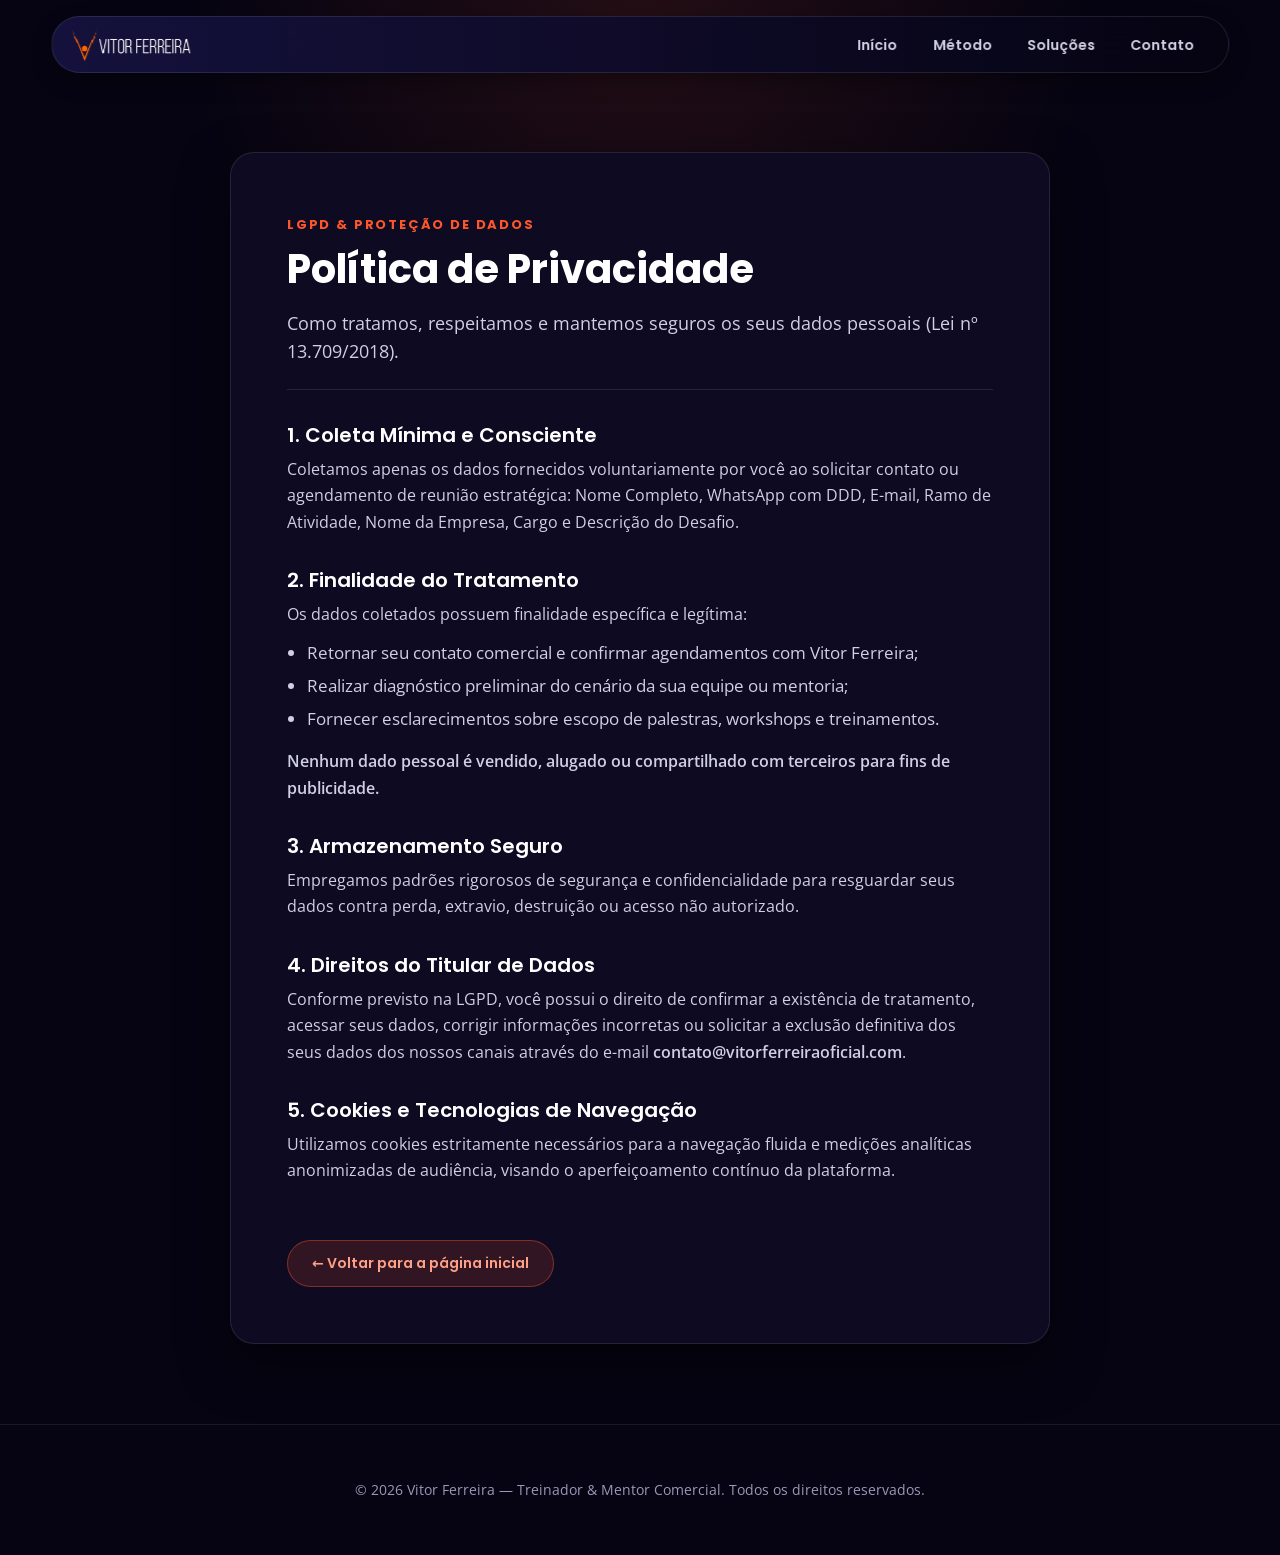
<file: privacidade.html>
<!doctype html>
<html lang="pt-BR">
<head>
  <meta charset="utf-8">
  <meta name="viewport" content="width=device-width, initial-scale=1, viewport-fit=cover">
  <title>Política de Privacidade | Vitor Ferreira</title>
  <meta name="description" content="Política de privacidade e proteção de dados pessoais (LGPD) de Vitor Ferreira.">
  <meta name="theme-color" content="#060412">
  <link rel="icon" type="image/png" sizes="32x32" href="assets/images/favicon-32.png">
  <link rel="canonical" href="https://vitorferreiraoficial.com/privacidade.html">

  <!-- Open Graph / Facebook -->
  <meta property="og:site_name" content="Vitor Ferreira">
  <meta property="og:type" content="article">
  <meta property="og:locale" content="pt_BR">
  <meta property="og:title" content="Política de Privacidade | Vitor Ferreira">
  <meta property="og:description" content="Política de privacidade e proteção de dados pessoais (LGPD) de Vitor Ferreira.">
  <meta property="og:url" content="https://vitorferreiraoficial.com/privacidade.html">
  <meta property="og:image" content="https://vitorferreiraoficial.com/assets/images/hero-bg-01-3.jpg">

  <!-- Twitter / X Cards -->
  <meta name="twitter:card" content="summary">
  <meta name="twitter:title" content="Política de Privacidade | Vitor Ferreira">
  <meta name="twitter:description" content="Política de privacidade e proteção de dados pessoais (LGPD) de Vitor Ferreira.">
  <meta name="twitter:image" content="https://vitorferreiraoficial.com/assets/images/hero-bg-01-3.jpg">

  <style>
    @font-face { font-family: "Poppins"; font-weight: 400; font-style: normal; font-display: swap; src: url("assets/fonts/poppins-400.woff2") format("woff2"); }
    @font-face { font-family: "Poppins"; font-weight: 600; font-style: normal; font-display: swap; src: url("assets/fonts/poppins-600.woff2") format("woff2"); }
    @font-face { font-family: "Poppins"; font-weight: 700; font-style: normal; font-display: swap; src: url("assets/fonts/poppins-700.woff2") format("woff2"); }
    @font-face { font-family: "Open Sans"; font-weight: 400 600; font-style: normal; font-display: swap; src: url("assets/fonts/open-sans.woff2") format("woff2"); }

    :root {
      --color-orange-300: #FFA086;
      --color-orange-400: #FF7552;
      --color-orange-500: #FD562A;
      --color-navy-950: #060412;
      --color-navy-900: #0D0A22;
      --color-navy-850: #120F2E;
      --color-brand-primary: var(--color-orange-500);
      --color-text-primary: #FFFFFF;
      --color-text-secondary: #D1CFE2;
      --color-text-muted: #9B97B8;
      --surface-glass-border: rgba(255, 255, 255, 0.10);
      --grad-dark-pill: linear-gradient(270deg, rgba(6, 4, 18, 0.95) 0%, rgba(22, 19, 65, 0.92) 100%);
      --font-display: "Poppins", system-ui, sans-serif;
      --font-body: "Open Sans", system-ui, sans-serif;
      --radius-pill: 9999px;
      --shadow-md: 0 8px 24px -4px rgba(0, 0, 0, 0.45);
      --gutter: clamp(1.25rem, 5vw, 4.5rem);
    }

    *, *::before, *::after { box-sizing: border-box; }
    body {
      margin: 0;
      background: var(--color-navy-950);
      color: var(--color-text-primary);
      font-family: var(--font-body);
      font-size: 1.0625rem;
      line-height: 1.6;
      min-height: 100vh;
      display: flex;
      flex-direction: column;
      overflow-x: hidden;
      overflow-wrap: break-word;
      word-break: break-word;
    }
    img { display: block; max-width: 100%; }
    a { color: inherit; text-decoration: none; }

    /* Header Estático */
    .nav {
      position: absolute; z-index: 50;
      top: max(1rem, env(safe-area-inset-top));
      left: 50%; transform: translateX(-50%);
      width: min(92%, 1220px);
    }
    .nav__bar {
      display: flex; align-items: center; justify-content: space-between; gap: 1rem;
      padding: .6rem 1.25rem;
      background: var(--grad-dark-pill);
      border: 1px solid var(--surface-glass-border);
      border-radius: var(--radius-pill);
      -webkit-backdrop-filter: blur(14px); backdrop-filter: blur(14px);
      box-shadow: var(--shadow-md);
    }
    .nav__logo img { height: 2rem; width: auto; }
    .nav__links { display: flex; align-items: center; gap: .5rem; margin: 0; padding: 0; list-style: none; }
    .nav__links a {
      display: inline-flex; align-items: center; padding: .45rem .85rem; min-height: 2.25rem;
      font: 600 .875rem/1 var(--font-display);
      color: var(--color-text-secondary);
      border-radius: var(--radius-pill);
      transition: color .15s ease;
    }
    .nav__links a:hover { color: var(--color-orange-300); }
    @media (max-width: 540px) {
      .nav__links { display: none; }
    }

    /* Conteúdo Legal */
    .legal-page {
      flex: 1;
      padding: clamp(7.5rem, 12vw, 9.5rem) var(--gutter) 5rem;
      position: relative;
    }
    .legal-page::before {
      content: "";
      position: absolute;
      top: 0; left: 50%; transform: translateX(-50%);
      width: 100%; max-width: 1100px; height: 350px;
      background: radial-gradient(circle at 50% 0%, rgba(253, 86, 42, 0.12) 0%, transparent 70%);
      pointer-events: none;
    }
    .legal-container {
      max-width: 820px;
      margin: 0 auto;
      position: relative;
      background: var(--color-navy-900);
      border: 1px solid rgba(255, 255, 255, 0.1);
      border-radius: 24px;
      padding: clamp(2rem, 5vw, 3.5rem);
      box-shadow: 0 20px 50px rgba(0, 0, 0, 0.5);
    }
    .legal-badge {
      display: inline-block;
      font: 700 0.8125rem/1 var(--font-display);
      letter-spacing: 0.14em;
      text-transform: uppercase;
      color: var(--color-brand-primary);
      margin-bottom: 0.85rem;
    }
    .legal-title {
      margin: 0 0 1rem;
      font: 700 clamp(1.85rem, 3.5vw, 2.5rem)/1.2 var(--font-display);
      color: #FFFFFF;
    }
    .legal-lead {
      margin: 0 0 2rem;
      font-size: 1.1rem;
      line-height: 1.6;
      color: var(--color-text-secondary);
      border-bottom: 1px solid rgba(255, 255, 255, 0.1);
      padding-bottom: 1.5rem;
    }
    .legal-section {
      margin-bottom: 2rem;
    }
    .legal-section h2 {
      margin: 0 0 0.5rem;
      font: 600 1.25rem/1.3 var(--font-display);
      color: #FFFFFF;
    }
    .legal-section p {
      margin: 0 0 0.75rem;
      color: var(--color-text-secondary);
      font-size: 1rem;
      line-height: 1.65;
    }
    .legal-section ul {
      margin: 0.5rem 0 1rem;
      padding-left: 1.25rem;
      color: var(--color-text-secondary);
      display: flex;
      flex-direction: column;
      gap: 0.35rem;
    }
    .legal-back-btn {
      display: inline-flex;
      align-items: center;
      gap: 0.5rem;
      margin-top: 1.5rem;
      padding: 0.75rem 1.5rem;
      background: rgba(253, 86, 42, 0.15);
      border: 1px solid rgba(253, 86, 42, 0.4);
      border-radius: var(--radius-pill);
      color: var(--color-orange-300);
      font: 600 0.875rem var(--font-display);
      transition: all 0.2s ease;
    }
    .legal-back-btn:hover {
      background: var(--color-orange-500);
      color: var(--color-navy-950);
    }

    /* Footer */
    .footer {
      border-top: 1px solid rgba(255, 255, 255, 0.08);
      padding: 2.5rem var(--gutter);
      text-align: center;
      font-size: 0.875rem;
      color: var(--color-text-muted);
    }
  </style>
</head>
<body>

  <header class="nav">
    <div class="nav__bar">
      <a class="nav__logo" href="index.html" aria-label="Vitor Ferreira, voltar à página inicial">
        <img src="assets/images/logo1-1.png" alt="Vitor Ferreira" width="118" height="32">
      </a>
      <ul class="nav__links">
        <li><a href="index.html#inicio">Início</a></li>
        <li><a href="index.html#metodo">Método</a></li>
        <li><a href="index.html#solucoes">Soluções</a></li>
        <li><a href="contato.html">Contato</a></li>
      </ul>
    </div>
  </header>

  <main class="legal-page">
    <div class="legal-container">
      <span class="legal-badge">LGPD &amp; Proteção de Dados</span>
      <h1 class="legal-title">Política de Privacidade</h1>
      <p class="legal-lead">Como tratamos, respeitamos e mantemos seguros os seus dados pessoais (Lei nº 13.709/2018).</p>

      <section class="legal-section">
        <h2>1. Coleta Mínima e Consciente</h2>
        <p>Coletamos apenas os dados fornecidos voluntariamente por você ao solicitar contato ou agendamento de reunião estratégica: Nome Completo, WhatsApp com DDD, E-mail, Ramo de Atividade, Nome da Empresa, Cargo e Descrição do Desafio.</p>
      </section>

      <section class="legal-section">
        <h2>2. Finalidade do Tratamento</h2>
        <p>Os dados coletados possuem finalidade específica e legítima:</p>
        <ul>
          <li>Retornar seu contato comercial e confirmar agendamentos com Vitor Ferreira;</li>
          <li>Realizar diagnóstico preliminar do cenário da sua equipe ou mentoria;</li>
          <li>Fornecer esclarecimentos sobre escopo de palestras, workshops e treinamentos.</li>
        </ul>
        <p><strong>Nenhum dado pessoal é vendido, alugado ou compartilhado com terceiros para fins de publicidade.</strong></p>
      </section>

      <section class="legal-section">
        <h2>3. Armazenamento Seguro</h2>
        <p>Empregamos padrões rigorosos de segurança e confidencialidade para resguardar seus dados contra perda, extravio, destruição ou acesso não autorizado.</p>
      </section>

      <section class="legal-section">
        <h2>4. Direitos do Titular de Dados</h2>
        <p>Conforme previsto na LGPD, você possui o direito de confirmar a existência de tratamento, acessar seus dados, corrigir informações incorretas ou solicitar a exclusão definitiva dos seus dados dos nossos canais através do e-mail <strong>contato@vitorferreiraoficial.com</strong>.</p>
      </section>

      <section class="legal-section">
        <h2>5. Cookies e Tecnologias de Navegação</h2>
        <p>Utilizamos cookies estritamente necessários para a navegação fluida e medições analíticas anonimizadas de audiência, visando o aperfeiçoamento contínuo da plataforma.</p>
      </section>

      <a class="legal-back-btn" href="index.html">← Voltar para a página inicial</a>
    </div>
  </main>

  <footer class="footer">
    <p>© 2026 Vitor Ferreira — Treinador &amp; Mentor Comercial. Todos os direitos reservados.</p>
  </footer>

</body>
</html>
</file>
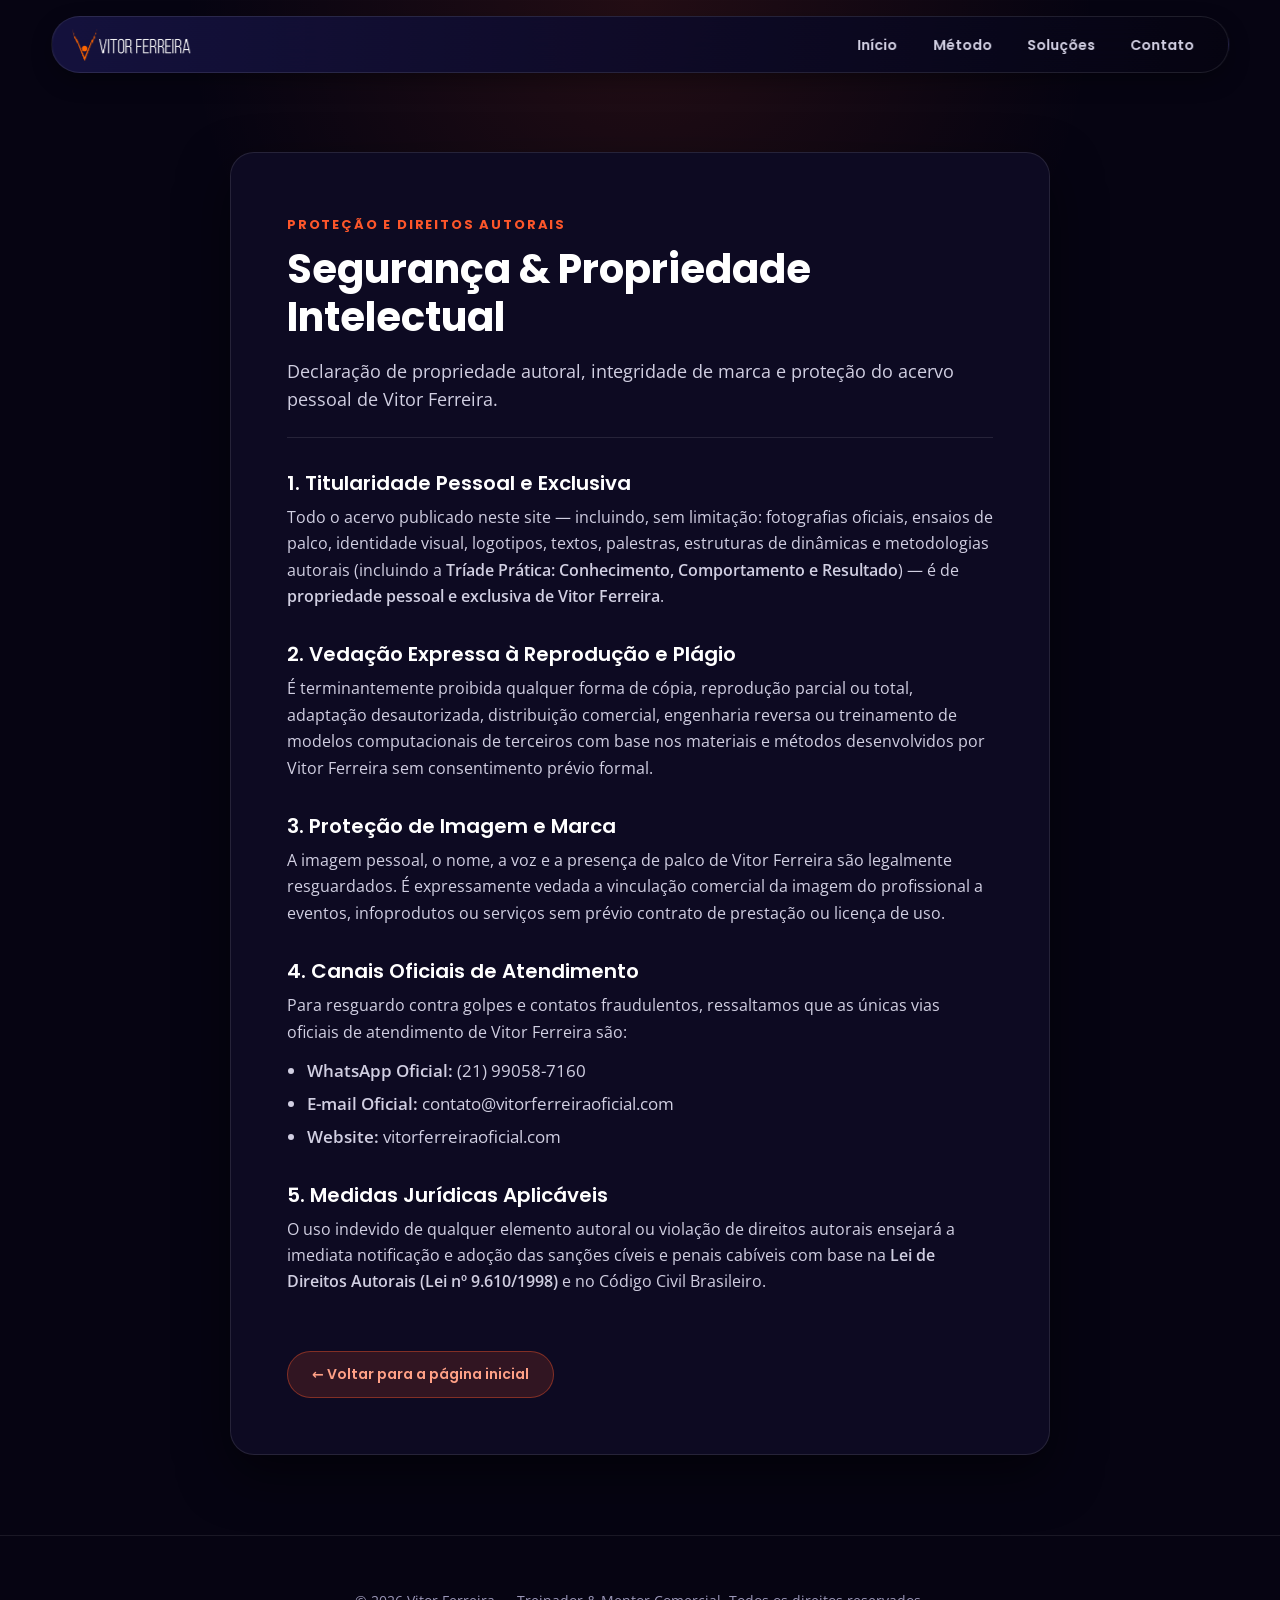
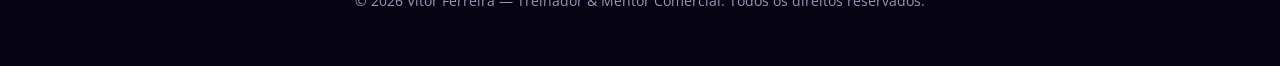
<file: seguranca.html>
<!doctype html>
<html lang="pt-BR">
<head>
  <meta charset="utf-8">
  <meta name="viewport" content="width=device-width, initial-scale=1, viewport-fit=cover">
  <title>Segurança & Propriedade Intelectual | Vitor Ferreira</title>
  <meta name="description" content="Declaração de propriedade autoral, integridade de marca e proteção do acervo pessoal de Vitor Ferreira.">
  <meta name="theme-color" content="#060412">
  <link rel="icon" type="image/png" sizes="32x32" href="assets/images/favicon-32.png">
  <link rel="canonical" href="https://vitorferreiraoficial.com/seguranca.html">

  <!-- Open Graph / Facebook -->
  <meta property="og:site_name" content="Vitor Ferreira">
  <meta property="og:type" content="article">
  <meta property="og:locale" content="pt_BR">
  <meta property="og:title" content="Segurança &amp; Propriedade Intelectual | Vitor Ferreira">
  <meta property="og:description" content="Declaração de propriedade autoral, integridade de marca e proteção do acervo pessoal de Vitor Ferreira.">
  <meta property="og:url" content="https://vitorferreiraoficial.com/seguranca.html">
  <meta property="og:image" content="https://vitorferreiraoficial.com/assets/images/hero-bg-01-3.jpg">

  <!-- Twitter / X Cards -->
  <meta name="twitter:card" content="summary">
  <meta name="twitter:title" content="Segurança &amp; Propriedade Intelectual | Vitor Ferreira">
  <meta name="twitter:description" content="Declaração de propriedade autoral, integridade de marca e proteção do acervo pessoal de Vitor Ferreira.">
  <meta name="twitter:image" content="https://vitorferreiraoficial.com/assets/images/hero-bg-01-3.jpg">

  <style>
    @font-face { font-family: "Poppins"; font-weight: 400; font-style: normal; font-display: swap; src: url("assets/fonts/poppins-400.woff2") format("woff2"); }
    @font-face { font-family: "Poppins"; font-weight: 600; font-style: normal; font-display: swap; src: url("assets/fonts/poppins-600.woff2") format("woff2"); }
    @font-face { font-family: "Poppins"; font-weight: 700; font-style: normal; font-display: swap; src: url("assets/fonts/poppins-700.woff2") format("woff2"); }
    @font-face { font-family: "Open Sans"; font-weight: 400 600; font-style: normal; font-display: swap; src: url("assets/fonts/open-sans.woff2") format("woff2"); }

    :root {
      --color-orange-300: #FFA086;
      --color-orange-400: #FF7552;
      --color-orange-500: #FD562A;
      --color-navy-950: #060412;
      --color-navy-900: #0D0A22;
      --color-navy-850: #120F2E;
      --color-brand-primary: var(--color-orange-500);
      --color-text-primary: #FFFFFF;
      --color-text-secondary: #D1CFE2;
      --color-text-muted: #9B97B8;
      --surface-glass-border: rgba(255, 255, 255, 0.10);
      --grad-dark-pill: linear-gradient(270deg, rgba(6, 4, 18, 0.95) 0%, rgba(22, 19, 65, 0.92) 100%);
      --font-display: "Poppins", system-ui, sans-serif;
      --font-body: "Open Sans", system-ui, sans-serif;
      --radius-pill: 9999px;
      --shadow-md: 0 8px 24px -4px rgba(0, 0, 0, 0.45);
      --gutter: clamp(1.25rem, 5vw, 4.5rem);
    }

    *, *::before, *::after { box-sizing: border-box; }
    body {
      margin: 0;
      background: var(--color-navy-950);
      color: var(--color-text-primary);
      font-family: var(--font-body);
      font-size: 1.0625rem;
      line-height: 1.6;
      min-height: 100vh;
      display: flex;
      flex-direction: column;
      overflow-x: hidden;
      overflow-wrap: break-word;
      word-break: break-word;
    }
    img { display: block; max-width: 100%; }
    a { color: inherit; text-decoration: none; }

    /* Header Estático */
    .nav {
      position: absolute; z-index: 50;
      top: max(1rem, env(safe-area-inset-top));
      left: 50%; transform: translateX(-50%);
      width: min(92%, 1220px);
    }
    .nav__bar {
      display: flex; align-items: center; justify-content: space-between; gap: 1rem;
      padding: .6rem 1.25rem;
      background: var(--grad-dark-pill);
      border: 1px solid var(--surface-glass-border);
      border-radius: var(--radius-pill);
      -webkit-backdrop-filter: blur(14px); backdrop-filter: blur(14px);
      box-shadow: var(--shadow-md);
    }
    .nav__logo img { height: 2rem; width: auto; }
    .nav__links { display: flex; align-items: center; gap: .5rem; margin: 0; padding: 0; list-style: none; }
    .nav__links a {
      display: inline-flex; align-items: center; padding: .45rem .85rem; min-height: 2.25rem;
      font: 600 .875rem/1 var(--font-display);
      color: var(--color-text-secondary);
      border-radius: var(--radius-pill);
      transition: color .15s ease;
    }
    .nav__links a:hover { color: var(--color-orange-300); }
    @media (max-width: 540px) {
      .nav__links { display: none; }
    }

    /* Conteúdo Legal */
    .legal-page {
      flex: 1;
      padding: clamp(7.5rem, 12vw, 9.5rem) var(--gutter) 5rem;
      position: relative;
    }
    .legal-page::before {
      content: "";
      position: absolute;
      top: 0; left: 50%; transform: translateX(-50%);
      width: 100%; max-width: 1100px; height: 350px;
      background: radial-gradient(circle at 50% 0%, rgba(253, 86, 42, 0.12) 0%, transparent 70%);
      pointer-events: none;
    }
    .legal-container {
      max-width: 820px;
      margin: 0 auto;
      position: relative;
      background: var(--color-navy-900);
      border: 1px solid rgba(255, 255, 255, 0.1);
      border-radius: 24px;
      padding: clamp(2rem, 5vw, 3.5rem);
      box-shadow: 0 20px 50px rgba(0, 0, 0, 0.5);
    }
    .legal-badge {
      display: inline-block;
      font: 700 0.8125rem/1 var(--font-display);
      letter-spacing: 0.14em;
      text-transform: uppercase;
      color: var(--color-brand-primary);
      margin-bottom: 0.85rem;
    }
    .legal-title {
      margin: 0 0 1rem;
      font: 700 clamp(1.85rem, 3.5vw, 2.5rem)/1.2 var(--font-display);
      color: #FFFFFF;
    }
    .legal-lead {
      margin: 0 0 2rem;
      font-size: 1.1rem;
      line-height: 1.6;
      color: var(--color-text-secondary);
      border-bottom: 1px solid rgba(255, 255, 255, 0.1);
      padding-bottom: 1.5rem;
    }
    .legal-section {
      margin-bottom: 2rem;
    }
    .legal-section h2 {
      margin: 0 0 0.5rem;
      font: 600 1.25rem/1.3 var(--font-display);
      color: #FFFFFF;
    }
    .legal-section p {
      margin: 0 0 0.75rem;
      color: var(--color-text-secondary);
      font-size: 1rem;
      line-height: 1.65;
    }
    .legal-section ul {
      margin: 0.5rem 0 1rem;
      padding-left: 1.25rem;
      color: var(--color-text-secondary);
      display: flex;
      flex-direction: column;
      gap: 0.35rem;
    }
    .legal-back-btn {
      display: inline-flex;
      align-items: center;
      gap: 0.5rem;
      margin-top: 1.5rem;
      padding: 0.75rem 1.5rem;
      background: rgba(253, 86, 42, 0.15);
      border: 1px solid rgba(253, 86, 42, 0.4);
      border-radius: var(--radius-pill);
      color: var(--color-orange-300);
      font: 600 0.875rem var(--font-display);
      transition: all 0.2s ease;
    }
    .legal-back-btn:hover {
      background: var(--color-orange-500);
      color: var(--color-navy-950);
    }

    /* Footer */
    .footer {
      border-top: 1px solid rgba(255, 255, 255, 0.08);
      padding: 2.5rem var(--gutter);
      text-align: center;
      font-size: 0.875rem;
      color: var(--color-text-muted);
    }
  </style>
</head>
<body>

  <header class="nav">
    <div class="nav__bar">
      <a class="nav__logo" href="index.html" aria-label="Vitor Ferreira, voltar à página inicial">
        <img src="assets/images/logo1-1.png" alt="Vitor Ferreira" width="118" height="32">
      </a>
      <ul class="nav__links">
        <li><a href="index.html#inicio">Início</a></li>
        <li><a href="index.html#metodo">Método</a></li>
        <li><a href="index.html#solucoes">Soluções</a></li>
        <li><a href="contato.html">Contato</a></li>
      </ul>
    </div>
  </header>

  <main class="legal-page">
    <div class="legal-container">
      <span class="legal-badge">Proteção e Direitos Autorais</span>
      <h1 class="legal-title">Segurança &amp; Propriedade Intelectual</h1>
      <p class="legal-lead">Declaração de propriedade autoral, integridade de marca e proteção do acervo pessoal de Vitor Ferreira.</p>

      <section class="legal-section">
        <h2>1. Titularidade Pessoal e Exclusiva</h2>
        <p>Todo o acervo publicado neste site — incluindo, sem limitação: fotografias oficiais, ensaios de palco, identidade visual, logotipos, textos, palestras, estruturas de dinâmicas e metodologias autorais (incluindo a <strong>Tríade Prática: Conhecimento, Comportamento e Resultado</strong>) — é de <strong>propriedade pessoal e exclusiva de Vitor Ferreira</strong>.</p>
      </section>

      <section class="legal-section">
        <h2>2. Vedação Expressa à Reprodução e Plágio</h2>
        <p>É terminantemente proibida qualquer forma de cópia, reprodução parcial ou total, adaptação desautorizada, distribuição comercial, engenharia reversa ou treinamento de modelos computacionais de terceiros com base nos materiais e métodos desenvolvidos por Vitor Ferreira sem consentimento prévio formal.</p>
      </section>

      <section class="legal-section">
        <h2>3. Proteção de Imagem e Marca</h2>
        <p>A imagem pessoal, o nome, a voz e a presença de palco de Vitor Ferreira são legalmente resguardados. É expressamente vedada a vinculação comercial da imagem do profissional a eventos, infoprodutos ou serviços sem prévio contrato de prestação ou licença de uso.</p>
      </section>

      <section class="legal-section">
        <h2>4. Canais Oficiais de Atendimento</h2>
        <p>Para resguardo contra golpes e contatos fraudulentos, ressaltamos que as únicas vias oficiais de atendimento de Vitor Ferreira são:</p>
        <ul>
          <li><strong>WhatsApp Oficial:</strong> (21) 99058-7160</li>
          <li><strong>E-mail Oficial:</strong> contato@vitorferreiraoficial.com</li>
          <li><strong>Website:</strong> vitorferreiraoficial.com</li>
        </ul>
      </section>

      <section class="legal-section">
        <h2>5. Medidas Jurídicas Aplicáveis</h2>
        <p>O uso indevido de qualquer elemento autoral ou violação de direitos autorais ensejará a imediata notificação e adoção das sanções cíveis e penais cabíveis com base na <strong>Lei de Direitos Autorais (Lei nº 9.610/1998)</strong> e no Código Civil Brasileiro.</p>
      </section>

      <a class="legal-back-btn" href="index.html">← Voltar para a página inicial</a>
    </div>
  </main>

  <footer class="footer">
    <p>© 2026 Vitor Ferreira — Treinador &amp; Mentor Comercial. Todos os direitos reservados.</p>
  </footer>

</body>
</html>
</file>
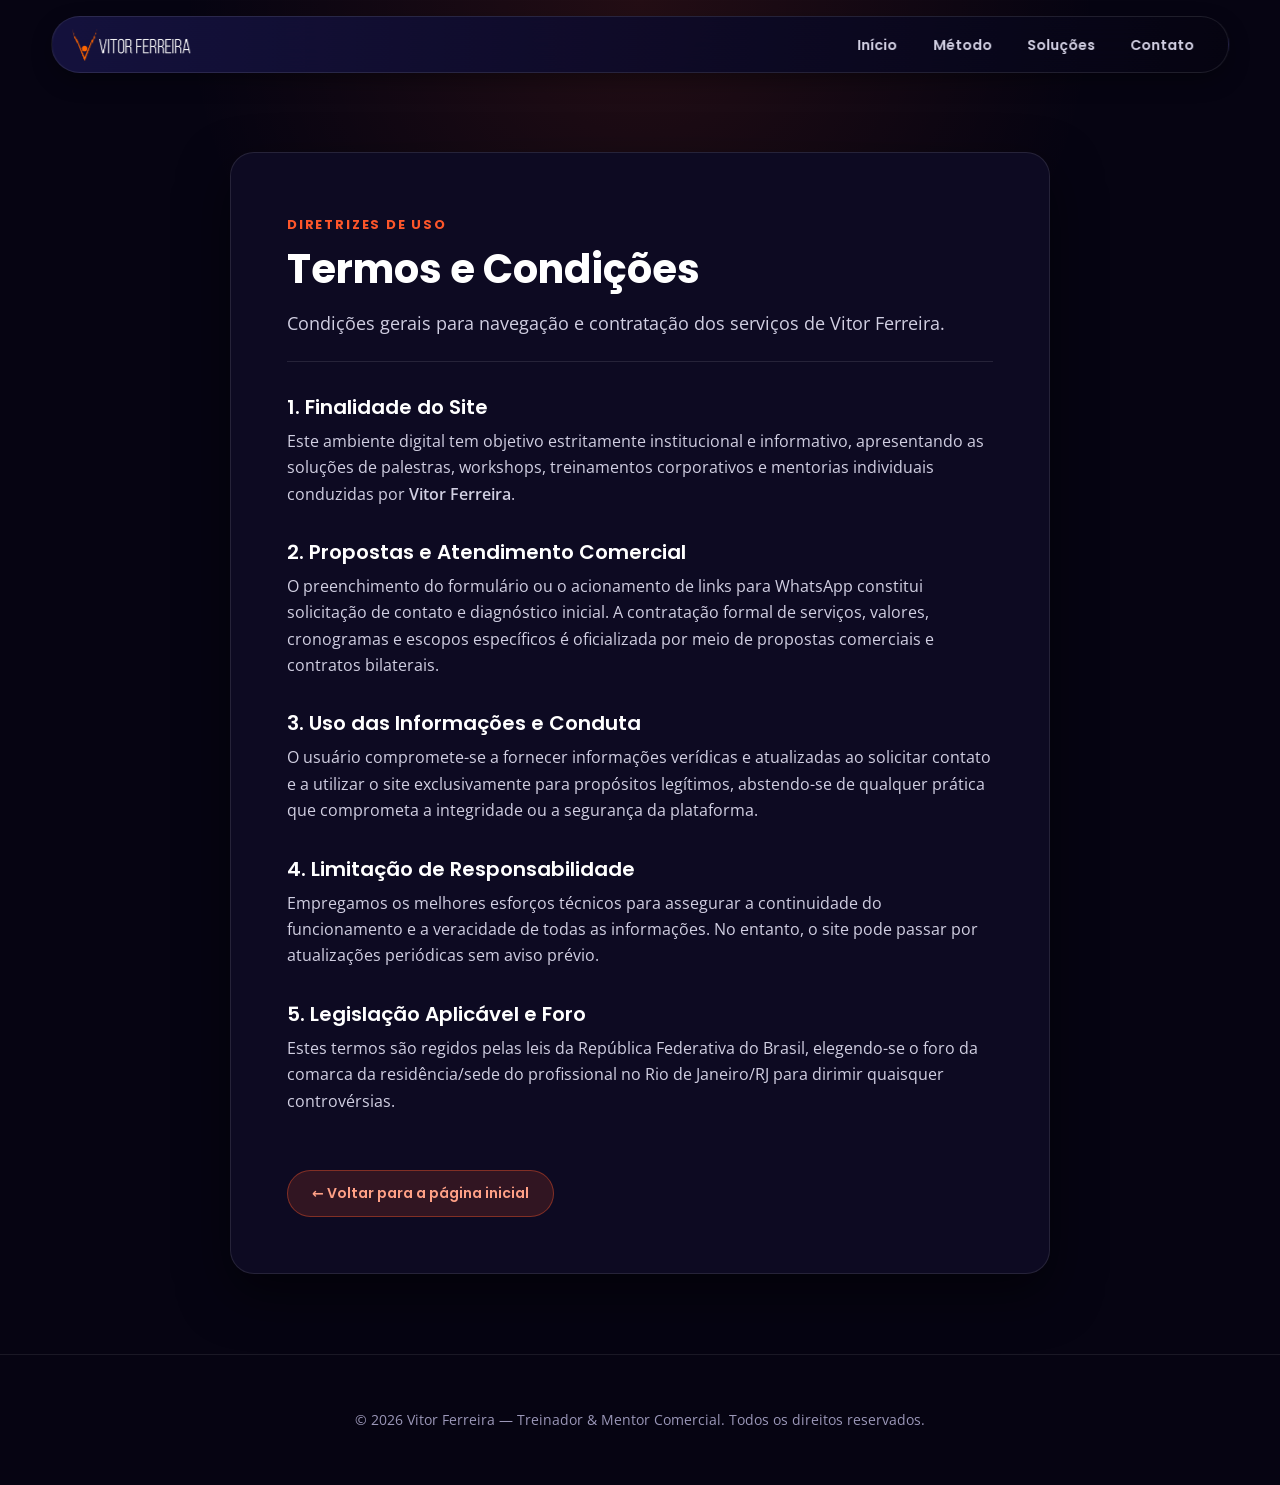
<file: termos.html>
<!doctype html>
<html lang="pt-BR">
<head>
  <meta charset="utf-8">
  <meta name="viewport" content="width=device-width, initial-scale=1, viewport-fit=cover">
  <title>Termos e Condições | Vitor Ferreira</title>
  <meta name="description" content="Termos e condições gerais de uso e navegação do site oficial de Vitor Ferreira.">
  <meta name="theme-color" content="#060412">
  <link rel="icon" type="image/png" sizes="32x32" href="assets/images/favicon-32.png">
  <link rel="canonical" href="https://vitorferreiraoficial.com/termos.html">

  <!-- Open Graph / Facebook -->
  <meta property="og:site_name" content="Vitor Ferreira">
  <meta property="og:type" content="article">
  <meta property="og:locale" content="pt_BR">
  <meta property="og:title" content="Termos e Condições | Vitor Ferreira">
  <meta property="og:description" content="Termos e condições gerais de uso e navegação do site oficial de Vitor Ferreira.">
  <meta property="og:url" content="https://vitorferreiraoficial.com/termos.html">
  <meta property="og:image" content="https://vitorferreiraoficial.com/assets/images/hero-bg-01-3.jpg">

  <!-- Twitter / X Cards -->
  <meta name="twitter:card" content="summary">
  <meta name="twitter:title" content="Termos e Condições | Vitor Ferreira">
  <meta name="twitter:description" content="Termos e condições gerais de uso e navegação do site oficial de Vitor Ferreira.">
  <meta name="twitter:image" content="https://vitorferreiraoficial.com/assets/images/hero-bg-01-3.jpg">

  <style>
    @font-face { font-family: "Poppins"; font-weight: 400; font-style: normal; font-display: swap; src: url("assets/fonts/poppins-400.woff2") format("woff2"); }
    @font-face { font-family: "Poppins"; font-weight: 600; font-style: normal; font-display: swap; src: url("assets/fonts/poppins-600.woff2") format("woff2"); }
    @font-face { font-family: "Poppins"; font-weight: 700; font-style: normal; font-display: swap; src: url("assets/fonts/poppins-700.woff2") format("woff2"); }
    @font-face { font-family: "Open Sans"; font-weight: 400 600; font-style: normal; font-display: swap; src: url("assets/fonts/open-sans.woff2") format("woff2"); }

    :root {
      --color-orange-300: #FFA086;
      --color-orange-400: #FF7552;
      --color-orange-500: #FD562A;
      --color-navy-950: #060412;
      --color-navy-900: #0D0A22;
      --color-navy-850: #120F2E;
      --color-brand-primary: var(--color-orange-500);
      --color-text-primary: #FFFFFF;
      --color-text-secondary: #D1CFE2;
      --color-text-muted: #9B97B8;
      --surface-glass-border: rgba(255, 255, 255, 0.10);
      --grad-dark-pill: linear-gradient(270deg, rgba(6, 4, 18, 0.95) 0%, rgba(22, 19, 65, 0.92) 100%);
      --font-display: "Poppins", system-ui, sans-serif;
      --font-body: "Open Sans", system-ui, sans-serif;
      --radius-pill: 9999px;
      --shadow-md: 0 8px 24px -4px rgba(0, 0, 0, 0.45);
      --gutter: clamp(1.25rem, 5vw, 4.5rem);
    }

    *, *::before, *::after { box-sizing: border-box; }
    body {
      margin: 0;
      background: var(--color-navy-950);
      color: var(--color-text-primary);
      font-family: var(--font-body);
      font-size: 1.0625rem;
      line-height: 1.6;
      min-height: 100vh;
      display: flex;
      flex-direction: column;
      overflow-x: hidden;
      overflow-wrap: break-word;
      word-break: break-word;
    }
    img { display: block; max-width: 100%; }
    a { color: inherit; text-decoration: none; }

    /* Header Estático */
    .nav {
      position: absolute; z-index: 50;
      top: max(1rem, env(safe-area-inset-top));
      left: 50%; transform: translateX(-50%);
      width: min(92%, 1220px);
    }
    .nav__bar {
      display: flex; align-items: center; justify-content: space-between; gap: 1rem;
      padding: .6rem 1.25rem;
      background: var(--grad-dark-pill);
      border: 1px solid var(--surface-glass-border);
      border-radius: var(--radius-pill);
      -webkit-backdrop-filter: blur(14px); backdrop-filter: blur(14px);
      box-shadow: var(--shadow-md);
    }
    .nav__logo img { height: 2rem; width: auto; }
    .nav__links { display: flex; align-items: center; gap: .5rem; margin: 0; padding: 0; list-style: none; }
    .nav__links a {
      display: inline-flex; align-items: center; padding: .45rem .85rem; min-height: 2.25rem;
      font: 600 .875rem/1 var(--font-display);
      color: var(--color-text-secondary);
      border-radius: var(--radius-pill);
      transition: color .15s ease;
    }
    .nav__links a:hover { color: var(--color-orange-300); }
    @media (max-width: 540px) {
      .nav__links { display: none; }
    }

    /* Conteúdo Legal */
    .legal-page {
      flex: 1;
      padding: clamp(7.5rem, 12vw, 9.5rem) var(--gutter) 5rem;
      position: relative;
    }
    .legal-page::before {
      content: "";
      position: absolute;
      top: 0; left: 50%; transform: translateX(-50%);
      width: 100%; max-width: 1100px; height: 350px;
      background: radial-gradient(circle at 50% 0%, rgba(253, 86, 42, 0.12) 0%, transparent 70%);
      pointer-events: none;
    }
    .legal-container {
      max-width: 820px;
      margin: 0 auto;
      position: relative;
      background: var(--color-navy-900);
      border: 1px solid rgba(255, 255, 255, 0.1);
      border-radius: 24px;
      padding: clamp(2rem, 5vw, 3.5rem);
      box-shadow: 0 20px 50px rgba(0, 0, 0, 0.5);
    }
    .legal-badge {
      display: inline-block;
      font: 700 0.8125rem/1 var(--font-display);
      letter-spacing: 0.14em;
      text-transform: uppercase;
      color: var(--color-brand-primary);
      margin-bottom: 0.85rem;
    }
    .legal-title {
      margin: 0 0 1rem;
      font: 700 clamp(1.85rem, 3.5vw, 2.5rem)/1.2 var(--font-display);
      color: #FFFFFF;
    }
    .legal-lead {
      margin: 0 0 2rem;
      font-size: 1.1rem;
      line-height: 1.6;
      color: var(--color-text-secondary);
      border-bottom: 1px solid rgba(255, 255, 255, 0.1);
      padding-bottom: 1.5rem;
    }
    .legal-section {
      margin-bottom: 2rem;
    }
    .legal-section h2 {
      margin: 0 0 0.5rem;
      font: 600 1.25rem/1.3 var(--font-display);
      color: #FFFFFF;
    }
    .legal-section p {
      margin: 0 0 0.75rem;
      color: var(--color-text-secondary);
      font-size: 1rem;
      line-height: 1.65;
    }
    .legal-back-btn {
      display: inline-flex;
      align-items: center;
      gap: 0.5rem;
      margin-top: 1.5rem;
      padding: 0.75rem 1.5rem;
      background: rgba(253, 86, 42, 0.15);
      border: 1px solid rgba(253, 86, 42, 0.4);
      border-radius: var(--radius-pill);
      color: var(--color-orange-300);
      font: 600 0.875rem var(--font-display);
      transition: all 0.2s ease;
    }
    .legal-back-btn:hover {
      background: var(--color-orange-500);
      color: var(--color-navy-950);
    }

    /* Footer */
    .footer {
      border-top: 1px solid rgba(255, 255, 255, 0.08);
      padding: 2.5rem var(--gutter);
      text-align: center;
      font-size: 0.875rem;
      color: var(--color-text-muted);
    }
  </style>
</head>
<body>

  <header class="nav">
    <div class="nav__bar">
      <a class="nav__logo" href="index.html" aria-label="Vitor Ferreira, voltar à página inicial">
        <img src="assets/images/logo1-1.png" alt="Vitor Ferreira" width="118" height="32">
      </a>
      <ul class="nav__links">
        <li><a href="index.html#inicio">Início</a></li>
        <li><a href="index.html#metodo">Método</a></li>
        <li><a href="index.html#solucoes">Soluções</a></li>
        <li><a href="contato.html">Contato</a></li>
      </ul>
    </div>
  </header>

  <main class="legal-page">
    <div class="legal-container">
      <span class="legal-badge">Diretrizes de Uso</span>
      <h1 class="legal-title">Termos e Condições</h1>
      <p class="legal-lead">Condições gerais para navegação e contratação dos serviços de Vitor Ferreira.</p>

      <section class="legal-section">
        <h2>1. Finalidade do Site</h2>
        <p>Este ambiente digital tem objetivo estritamente institucional e informativo, apresentando as soluções de palestras, workshops, treinamentos corporativos e mentorias individuais conduzidas por <strong>Vitor Ferreira</strong>.</p>
      </section>

      <section class="legal-section">
        <h2>2. Propostas e Atendimento Comercial</h2>
        <p>O preenchimento do formulário ou o acionamento de links para WhatsApp constitui solicitação de contato e diagnóstico inicial. A contratação formal de serviços, valores, cronogramas e escopos específicos é oficializada por meio de propostas comerciais e contratos bilaterais.</p>
      </section>

      <section class="legal-section">
        <h2>3. Uso das Informações e Conduta</h2>
        <p>O usuário compromete-se a fornecer informações verídicas e atualizadas ao solicitar contato e a utilizar o site exclusivamente para propósitos legítimos, abstendo-se de qualquer prática que comprometa a integridade ou a segurança da plataforma.</p>
      </section>

      <section class="legal-section">
        <h2>4. Limitação de Responsabilidade</h2>
        <p>Empregamos os melhores esforços técnicos para assegurar a continuidade do funcionamento e a veracidade de todas as informações. No entanto, o site pode passar por atualizações periódicas sem aviso prévio.</p>
      </section>

      <section class="legal-section">
        <h2>5. Legislação Aplicável e Foro</h2>
        <p>Estes termos são regidos pelas leis da República Federativa do Brasil, elegendo-se o foro da comarca da residência/sede do profissional no Rio de Janeiro/RJ para dirimir quaisquer controvérsias.</p>
      </section>

      <a class="legal-back-btn" href="index.html">← Voltar para a página inicial</a>
    </div>
  </main>

  <footer class="footer">
    <p>© 2026 Vitor Ferreira — Treinador &amp; Mentor Comercial. Todos os direitos reservados.</p>
  </footer>

</body>
</html>
</file>
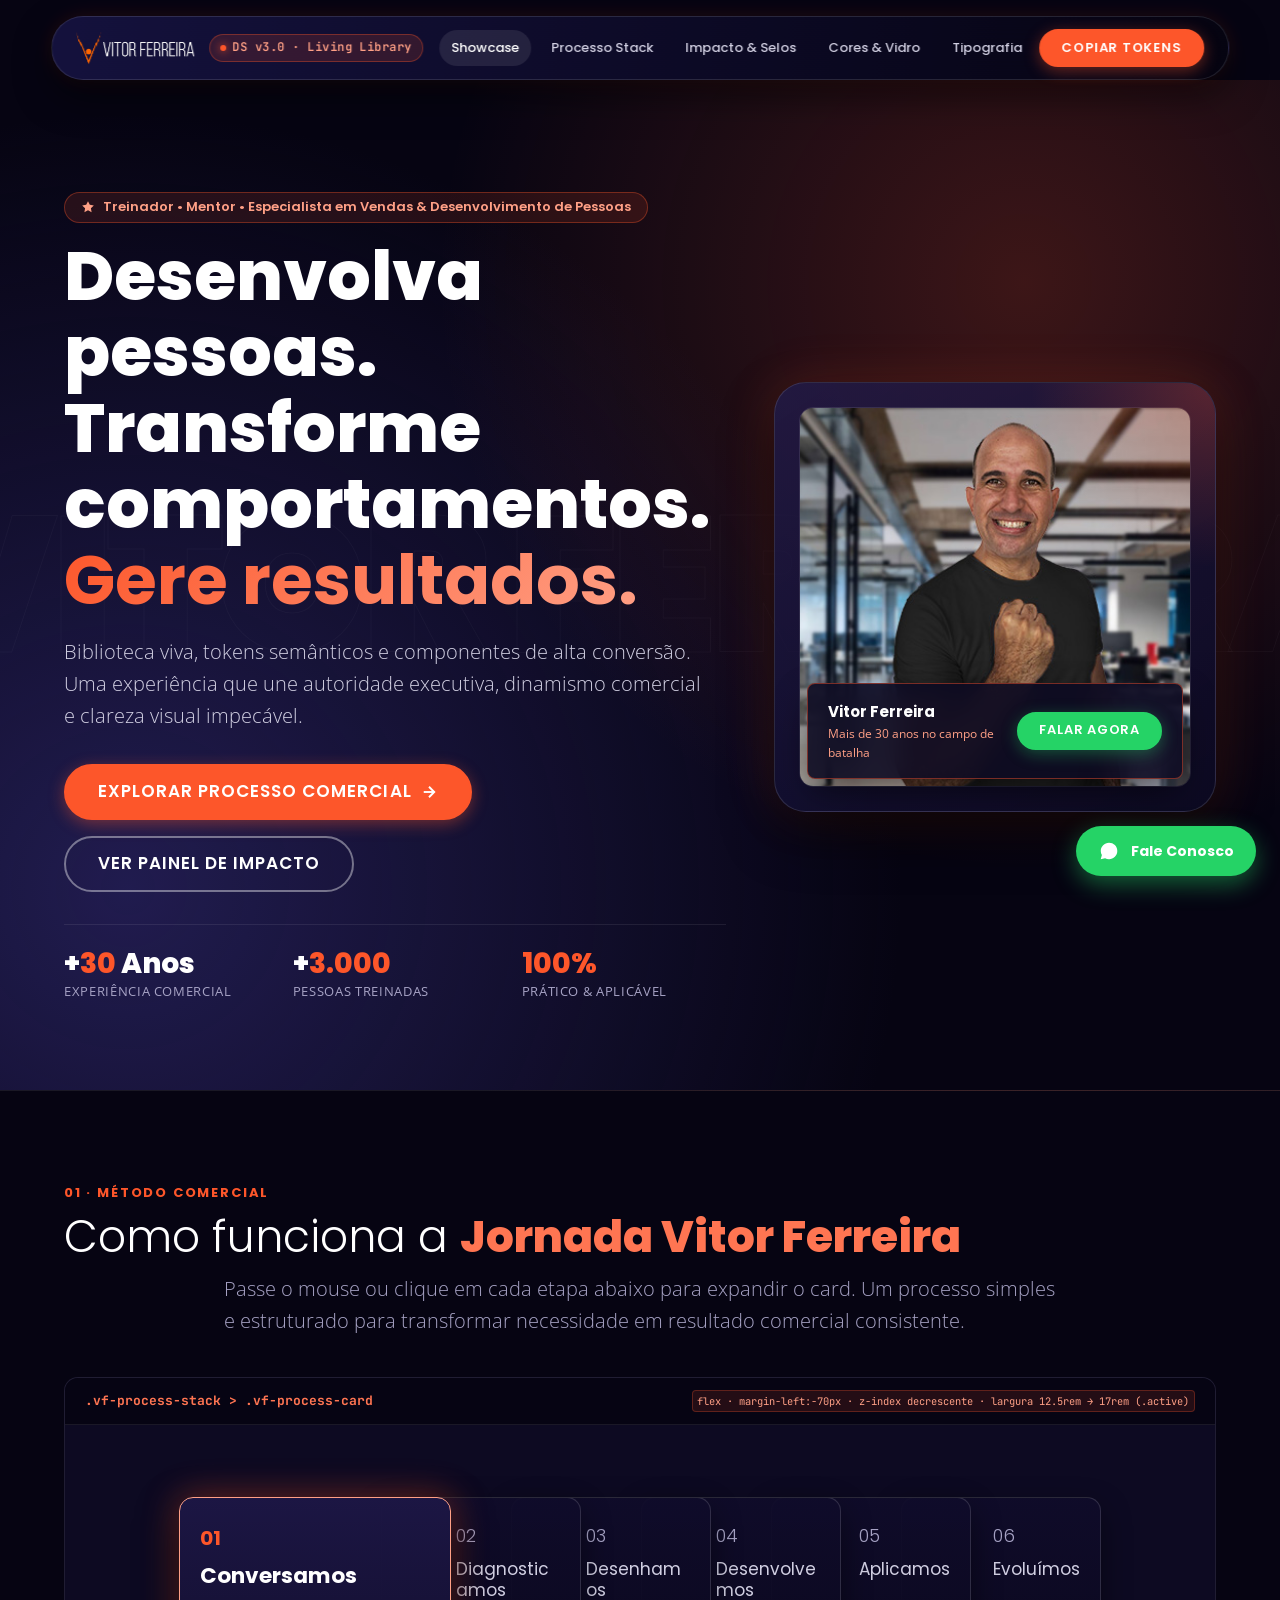
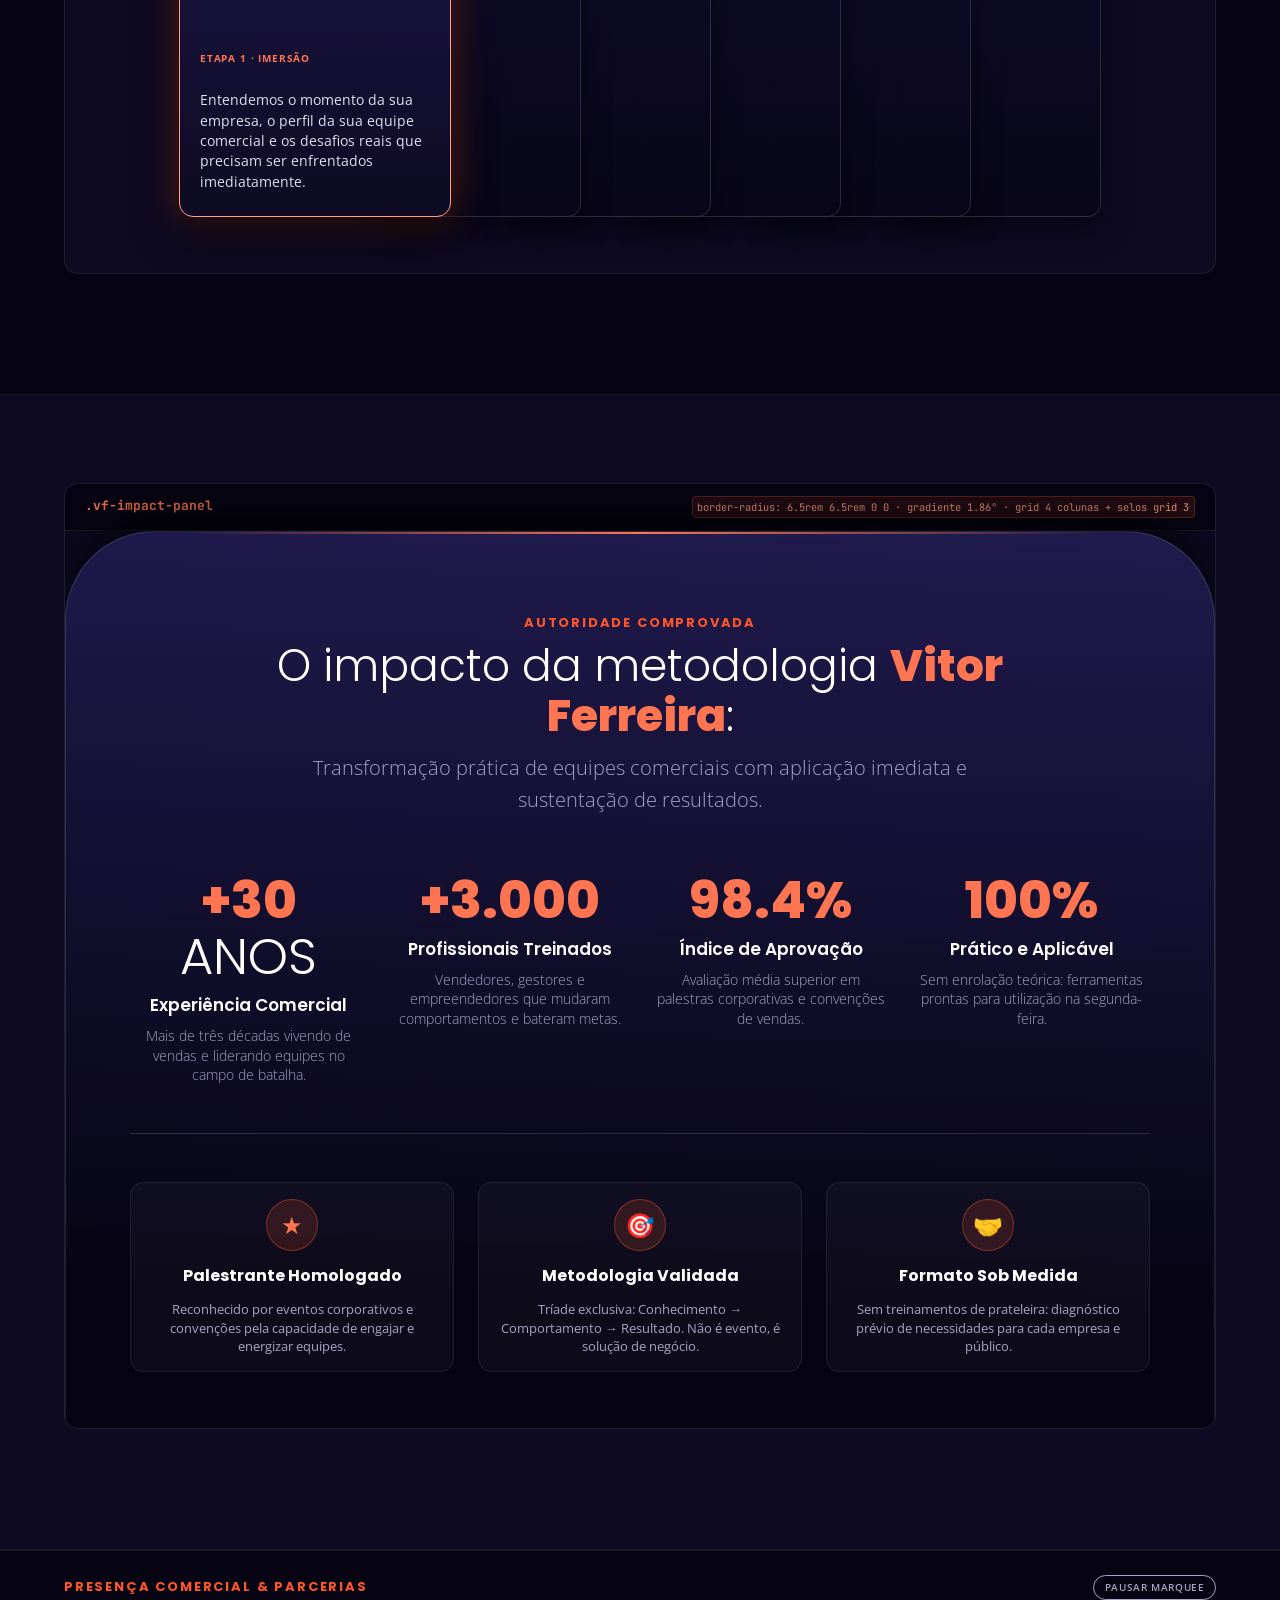
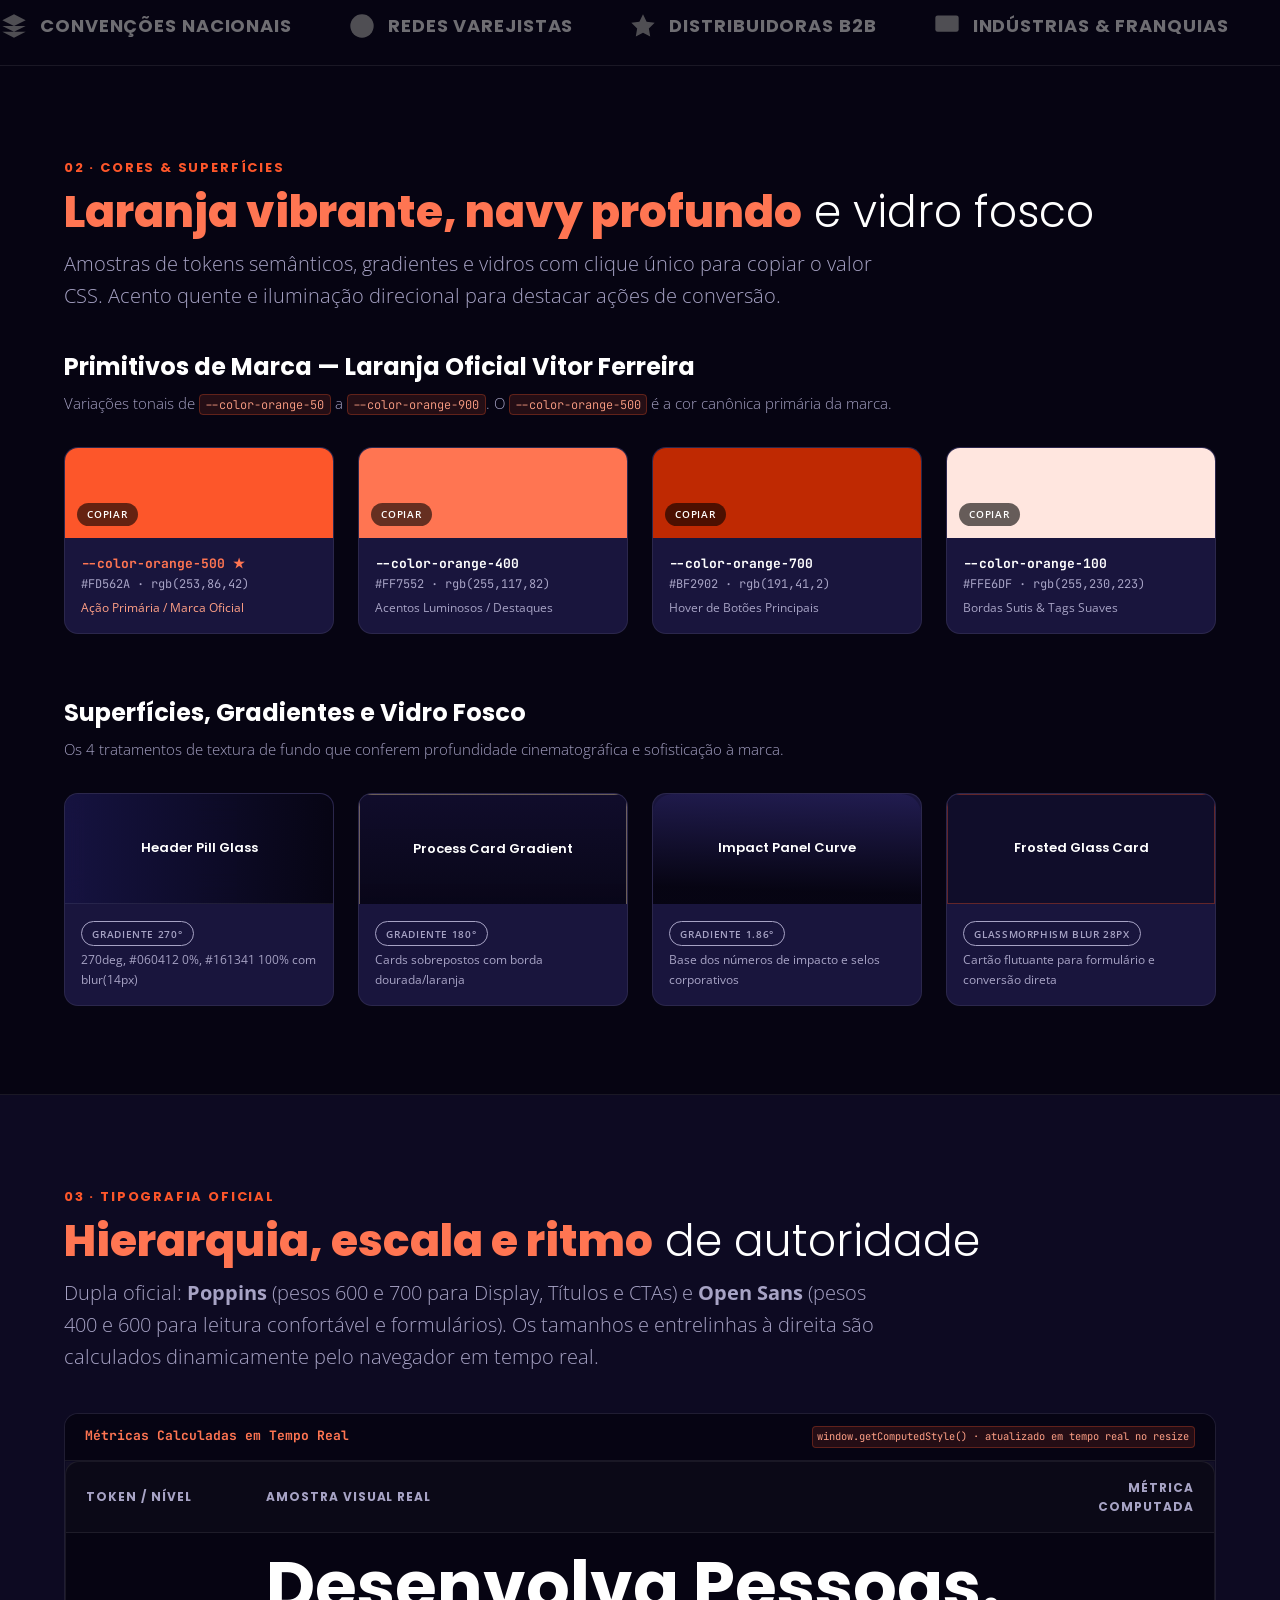
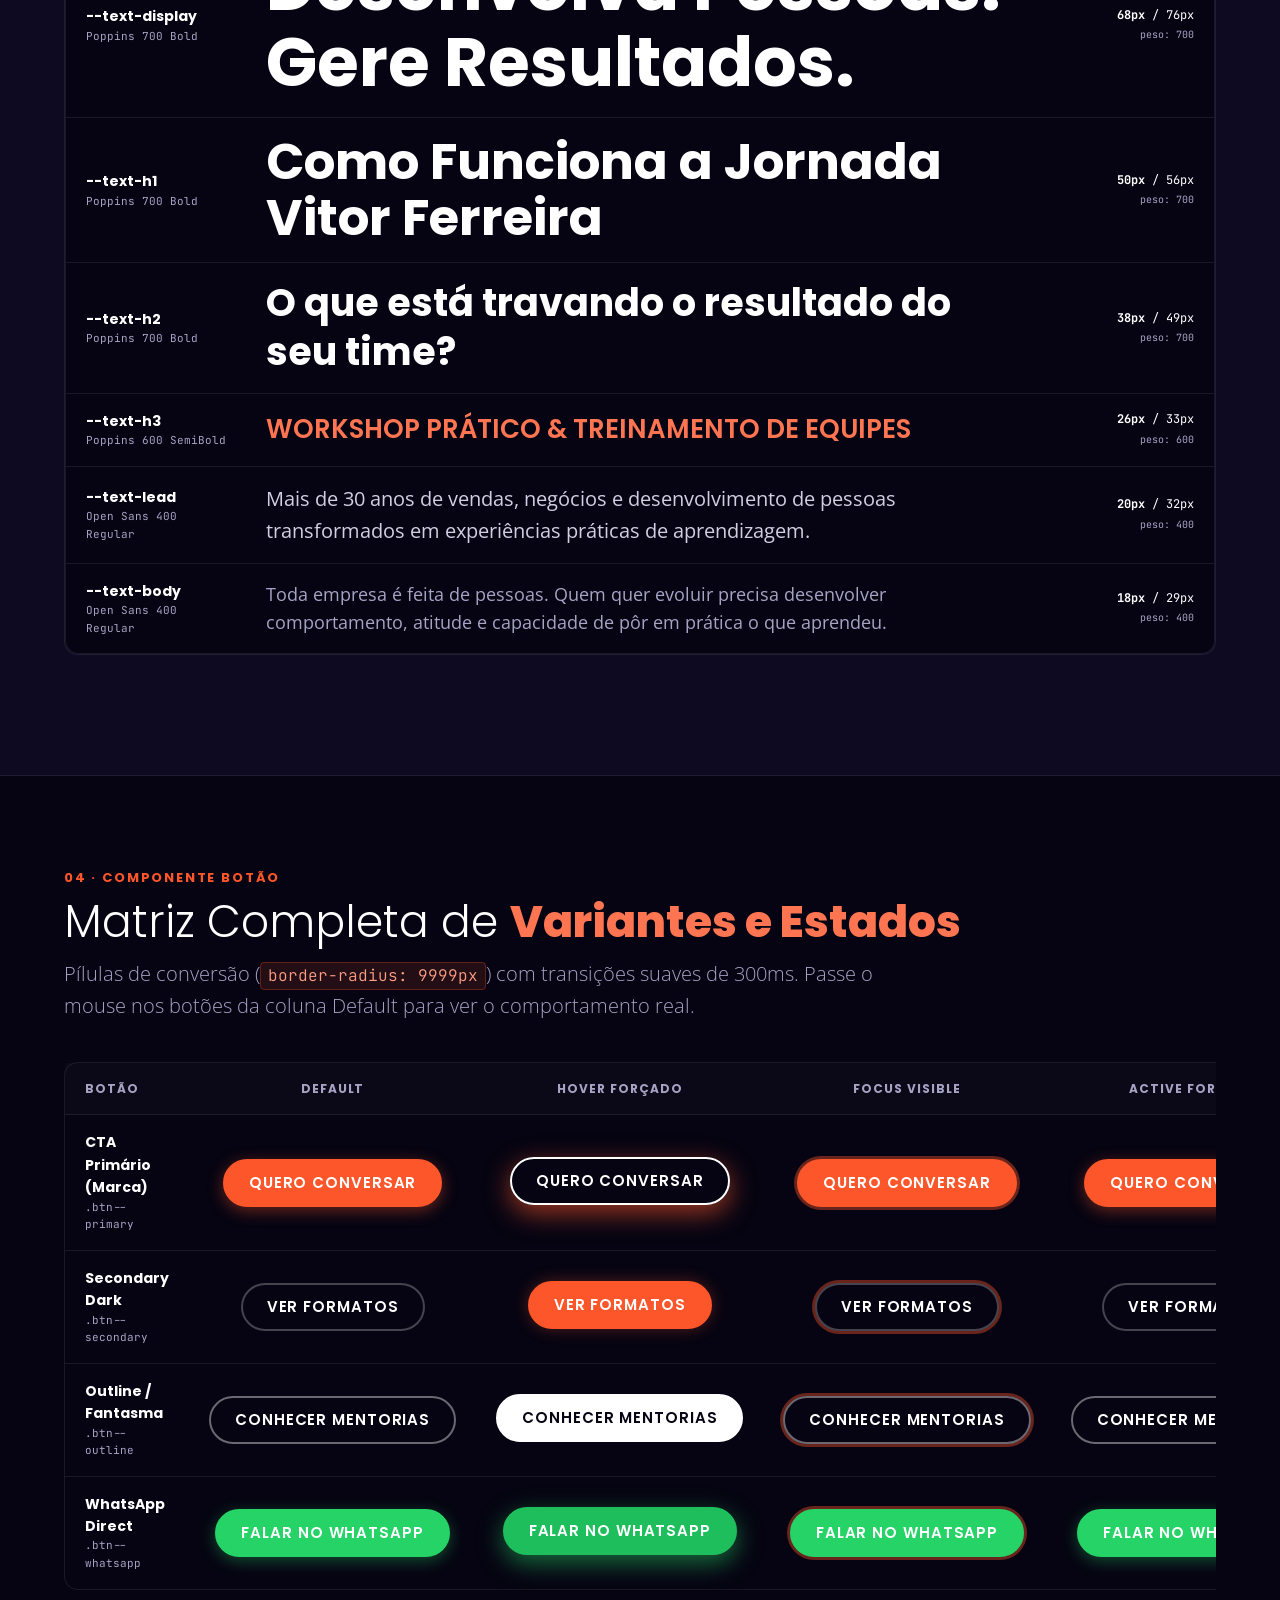
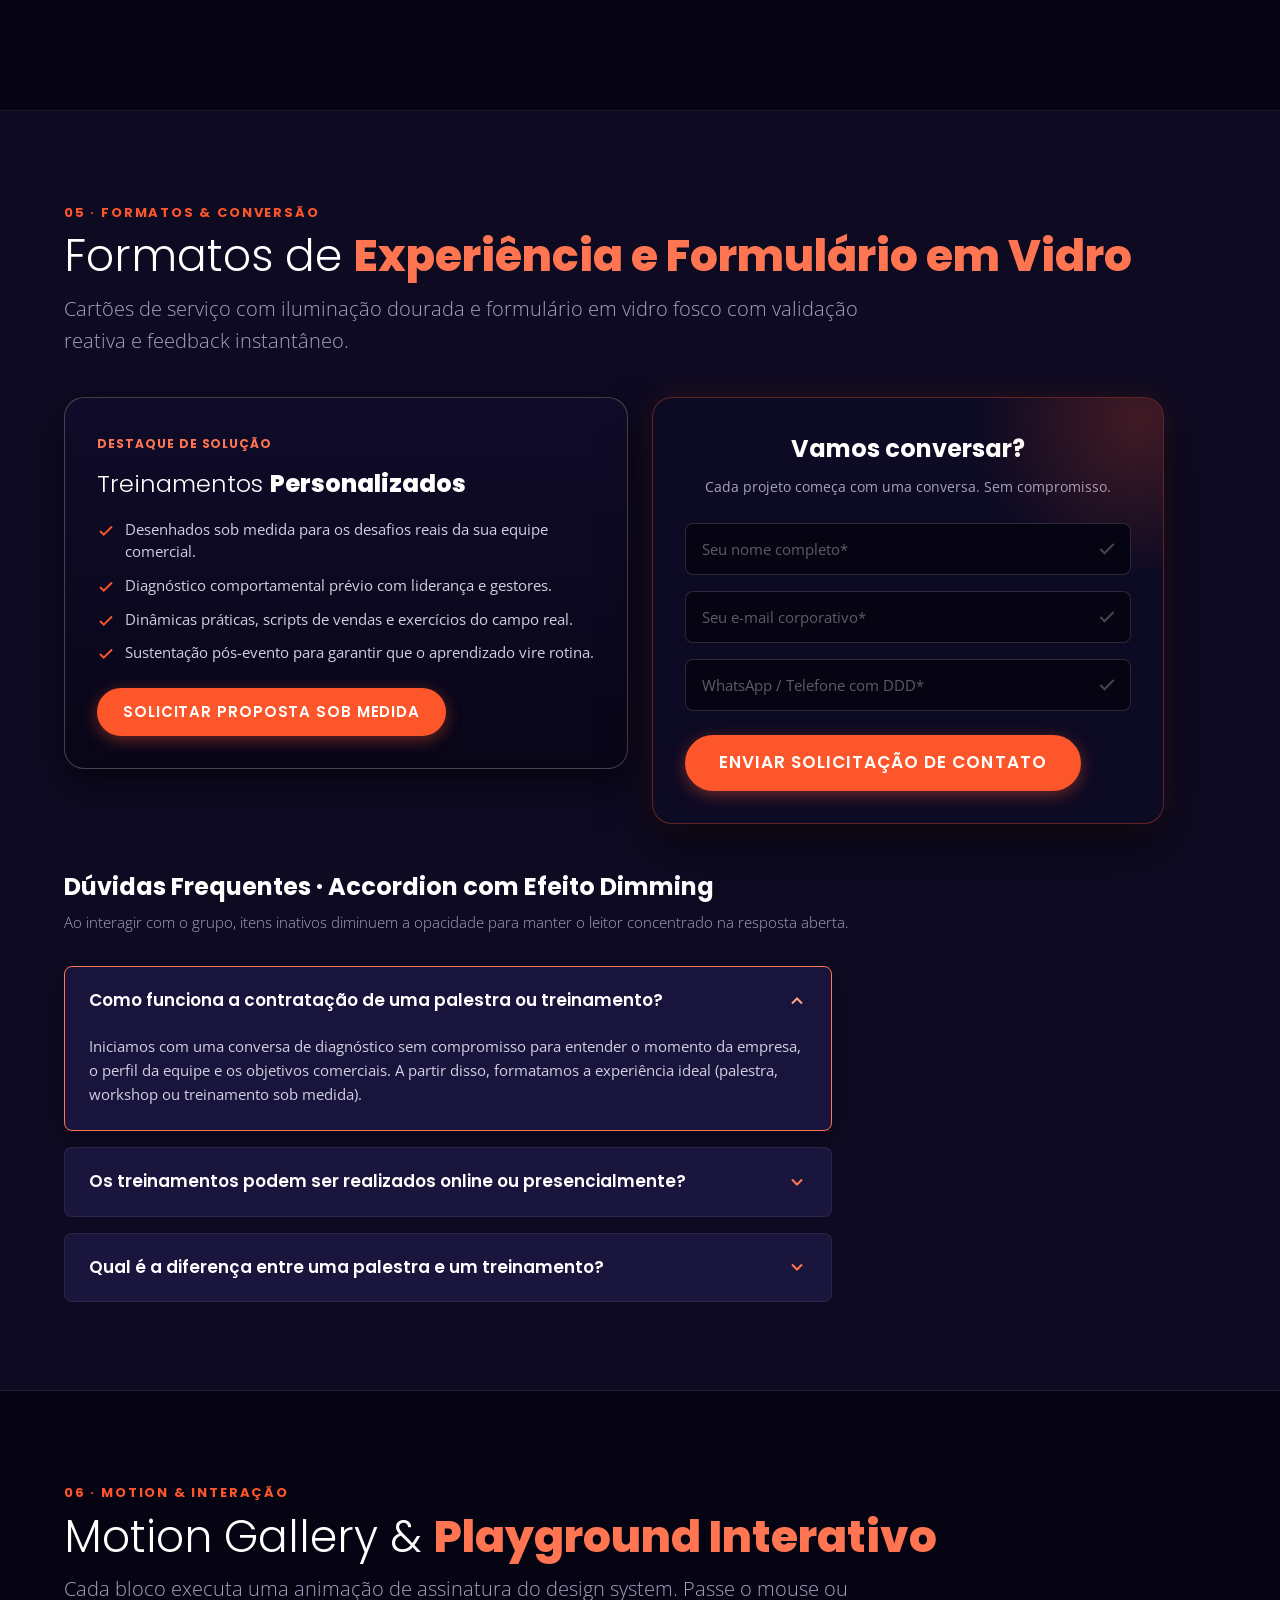
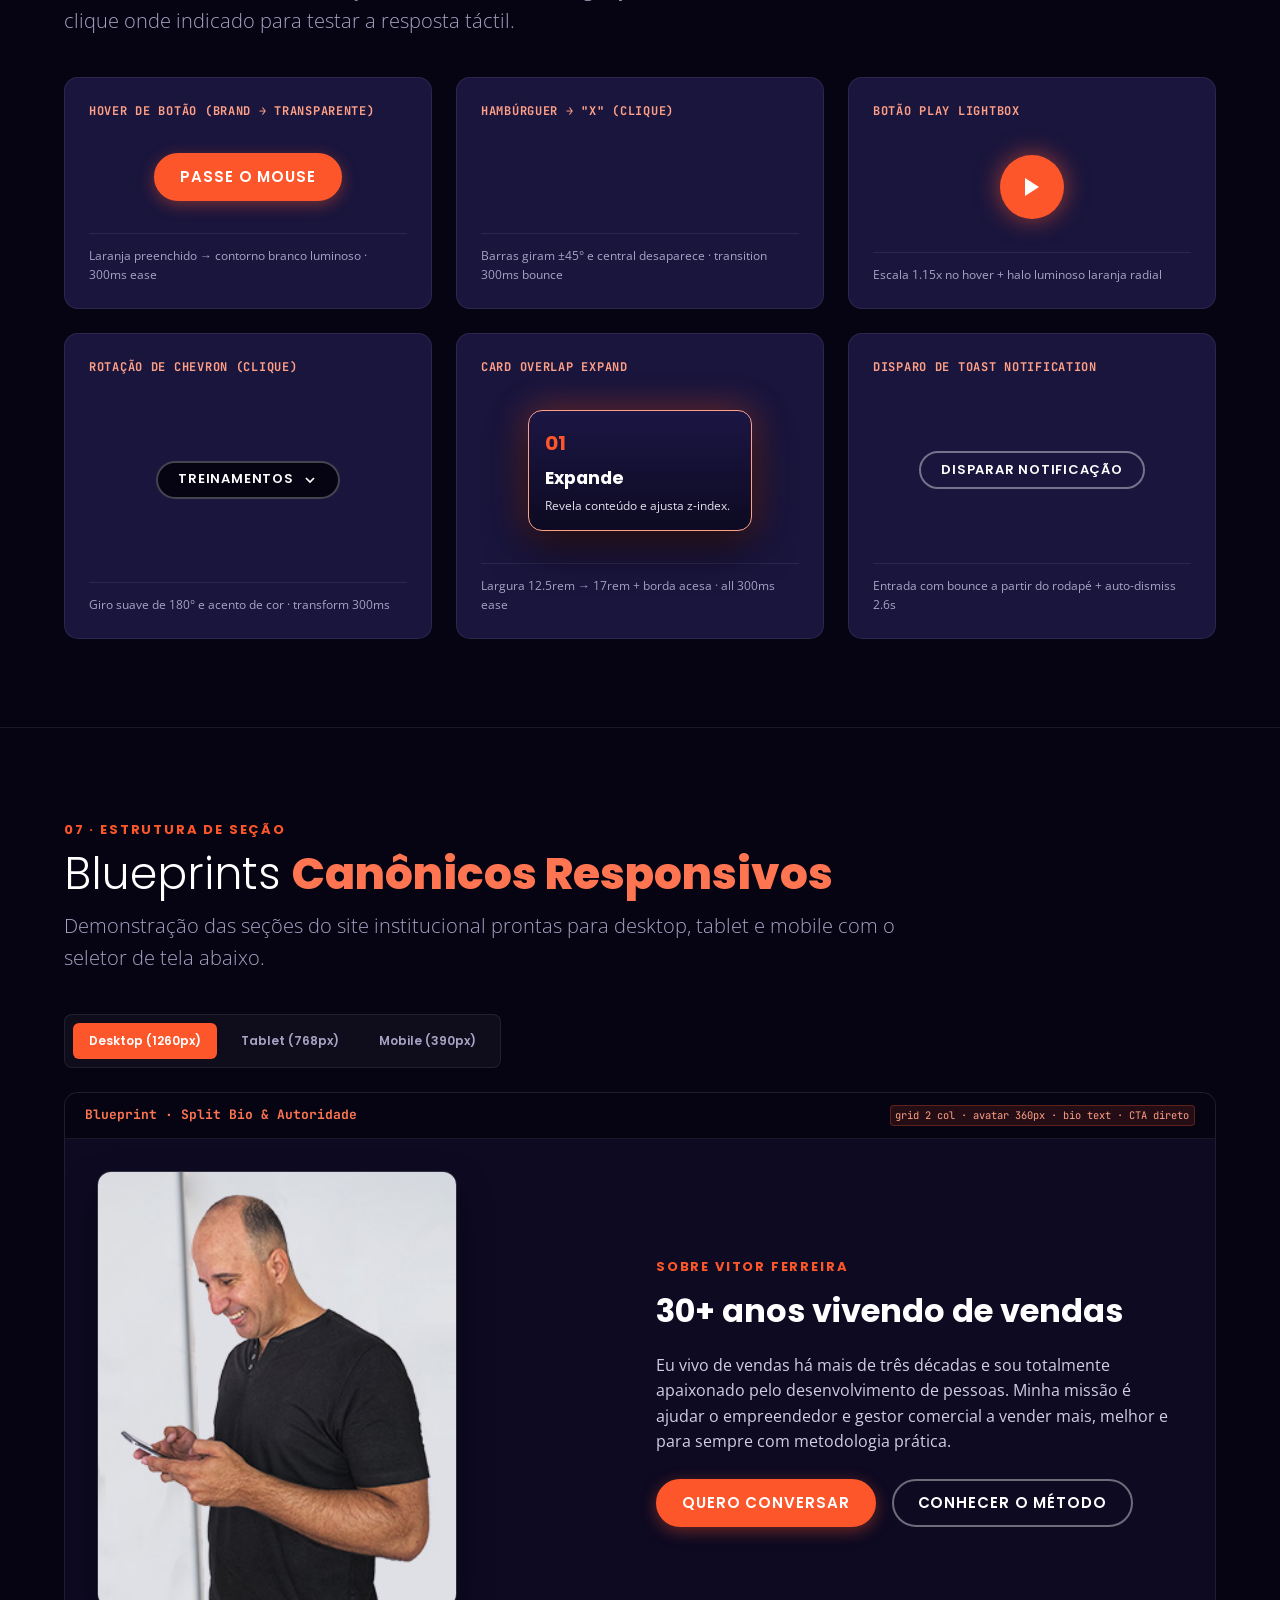
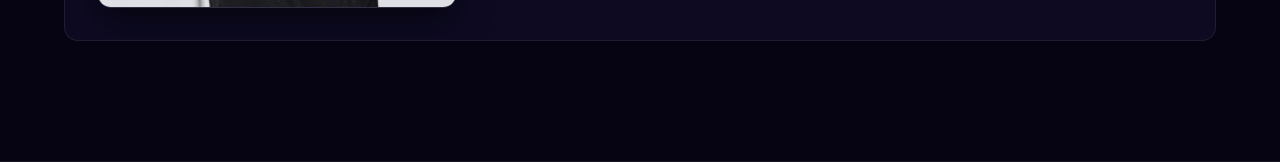
<file: assets/design_system_vitor.html>
<!DOCTYPE html>
<html lang="pt-BR" data-theme="dark">
<head>
  <meta charset="UTF-8">
  <meta name="viewport" content="width=device-width, initial-scale=1.0">
  <title>Design System v3.0 · Vitor Ferreira | Treinador & Mentor Comercial</title>
  <meta name="description" content="Biblioteca viva, design tokens semânticos, componentes interativos e blueprints de conversão do ecossistema Vitor Ferreira. Inspirado em engenharia de design de alto nível e no Pé Direito AI System.">
  <link rel="icon" href="images/favicon-32.png" sizes="32x32">
  <link rel="icon" href="images/favicon-192.png" sizes="192x192">
  <link rel="apple-touch-icon" href="images/favicon-180.png">

  <!-- Fontes Oficiais: Poppins (Display/Headings/UI), Open Sans (Body/Forms) e JetBrains Mono (Tokens/Code) -->
  <link rel="preconnect" href="https://fonts.googleapis.com">
  <link rel="preconnect" href="https://fonts.gstatic.com" crossorigin>
  <link href="https://fonts.googleapis.com/css2?family=JetBrains+Mono:wght@400;500;600;700&family=Open+Sans:ital,wght@0,300;0,400;0,500;0,600;0,700;1,400&family=Poppins:ital,wght@0,300;0,400;0,500;0,600;0,700;0,800;0,900;1,600;1,700&display=swap" rel="stylesheet">

  <style>
    /* ==========================================================================
       01. DESIGN TOKENS OFICIAIS (Vitor Ferreira v3.0 — High Impact System)
       ========================================================================== */
    :root {
      /* --- Primitivos de Marca (Laranja Vitor Ferreira) --- */
      --color-orange-50:  #FFF5F2; /* Fundo de tags e badges sutis */
      --color-orange-100: #FFE6DF;
      --color-orange-200: #FFC5B5;
      --color-orange-300: #FFA086; /* Gradientes & Acentos Luminosos */
      --color-orange-400: #FF7552;
      --color-orange-500: #FD562A; /* COR PRIMÁRIA OFICIAL DA MARCA */
      --color-orange-600: #DF3D12;
      --color-orange-700: #BF2902; /* Hover primário */
      --color-orange-800: #932002; /* Active primário */
      --color-orange-900: #6B1701;

      /* Ouro & Champanhe (Destaque Premium & Bordas Laranja-Ouro) */
      --color-gold-300:   #FFE2B3;
      --color-gold-400:   #FFD285;
      --color-gold-glow:  rgba(253, 86, 42, 0.35);

      /* --- Neutros e Superfícies Noturnas Nobres --- */
      --color-neutral-0:   #FFFFFF;
      --color-neutral-50:  #F8F9FA;
      --color-neutral-100: #F1F3F5;
      --color-neutral-200: #E9ECEF;
      --color-neutral-300: #DEE2E6;
      --color-neutral-400: #CED4DA;
      --color-neutral-500: #868E96;
      --color-neutral-600: #666666;
      --color-neutral-700: #495057;
      --color-neutral-800: #343A40;
      --color-neutral-900: #212529;
      --color-neutral-950: #111111;

      /* --- Profundidade Executiva (Navy & Noir) --- */
      --color-navy-950:    #060412; /* Fundo ultra profundo / Noir */
      --color-navy-900:    #0D0A22; /* Fundo primário do sistema */
      --color-navy-850:    #120F2E; /* Fundo de seções intermediárias */
      --color-navy-800:    #19153D; /* Cards e superfícies */
      --color-navy-750:    #221D52; /* Cards hover */
      --color-navy-700:    #2C266B;
      --color-surface-subtle: #F2F5FB;

      /* --- Status Semântico & Social --- */
      --color-status-success:        #198754;
      --color-status-success-subtle: #E8F5E9;
      --color-status-error:          #DC3545;
      --color-status-error-subtle:   #FFEBEE;
      --color-status-warning:        #F59E0B;
      --color-status-warning-subtle: #FFFBEB;
      --color-status-info:           #0D6EFD;

      --color-social-whatsapp:       #25D366;
      --color-social-whatsapp-dark:  #1EBE5D;
      --color-social-instagram:      #E4405F;
      --color-social-linkedin:       #0A66C2;
      --color-social-youtube:        #FF0000;

      /* --- Papéis Semânticos (Color Roles) --- */
      --color-brand-primary:         var(--color-orange-500);
      --color-brand-primary-hover:   var(--color-orange-700);
      --color-brand-primary-active:  var(--color-orange-800);
      --color-brand-primary-subtle:  rgba(253, 86, 42, 0.12);
      --color-brand-primary-border:  rgba(253, 86, 42, 0.35);

      --color-text-primary:          var(--color-neutral-0);
      --color-text-secondary:        #D1CFE2;
      --color-text-muted:            #9B97B8;
      --color-text-subtle:           #6F6B8A;
      --color-text-on-dark:          var(--color-neutral-0);
      --color-text-on-primary:       var(--color-neutral-0);

      /* --- Superfícies e Vidros (Glassmorphism & Luminous) --- */
      --surface-glass-dark:          rgba(13, 10, 34, 0.85);
      --surface-glass-card:          rgba(255, 255, 255, 0.04);
      --surface-glass-card-hover:    rgba(255, 255, 255, 0.08);
      --surface-glass-border:        rgba(255, 255, 255, 0.10);
      --surface-glass-border-glow:   rgba(253, 86, 42, 0.45);
      --surface-glass-border-gold:   rgba(255, 226, 179, 0.40);
      --surface-glass-blur:          blur(16px);

      /* --- Gradientes de Assinatura --- */
      --grad-brand:            linear-gradient(135deg, #FD562A 0%, #FFA086 100%);
      --grad-brand-glow:       linear-gradient(90deg, #FD562A 0%, #FF7552 50%, #FFA086 100%);
      --grad-dark-pill:        linear-gradient(270deg, rgba(6, 4, 18, 0.95) 0%, rgba(22, 19, 65, 0.92) 100%);
      --grad-dark-card:        linear-gradient(90deg, rgba(8, 6, 22, 0.98) 0%, rgba(25, 21, 61, 0.95) 100%);
      --grad-impact-panel:     linear-gradient(1.86deg, rgba(6, 4, 18, 0.98) 15%, rgba(34, 29, 82, 0.90) 100%);
      --grad-process-card:     linear-gradient(180deg, rgba(16, 12, 42, 0.95) 0%, rgba(8, 6, 24, 0.98) 100%);
      --grad-glass-card:       linear-gradient(135deg, rgba(255, 255, 255, 0.07) 0%, rgba(255, 255, 255, 0.02) 100%);

      /* --- Tipografia (Typography Tokens) --- */
      --font-heading: "Poppins", -apple-system, BlinkMacSystemFont, "Segoe UI", Roboto, sans-serif;
      --font-body:    "Open Sans", -apple-system, BlinkMacSystemFont, "Segoe UI", Roboto, sans-serif;
      --font-mono:    "JetBrains Mono", ui-monospace, SFMono-Regular, Menlo, Consolas, monospace;

      /* Escala Fluida com clamp() */
      --text-display: clamp(2.5rem, 5vw + 1rem, 4.25rem); /* 40px - 68px */
      --text-h1:      clamp(2.0rem, 3.5vw + 0.5rem, 3.125rem); /* 32px - 50px */
      --text-h2:      clamp(1.5rem, 2.5vw + 0.5rem, 2.375rem); /* 24px - 38px */
      --text-h3:      clamp(1.25rem, 1.5vw + 0.5rem, 1.625rem); /* 20px - 26px */
      --text-h4:      1.125rem; /* 18px */
      --text-lead:    1.25rem;  /* 20px */
      --text-body:    1.125rem; /* 18px */
      --text-body-sm: 1.0rem;   /* 16px */
      --text-caption: 0.875rem; /* 14px */
      --text-eyebrow: 0.8125rem;/* 13px */

      --leading-tight:  1.12;
      --leading-snug:   1.28;
      --leading-normal: 1.6;
      --leading-loose:  1.75;

      --tracking-tight:   -0.02em;
      --tracking-normal:   0em;
      --tracking-wide:     0.06em;
      --tracking-widest:   0.14em;

      /* --- Espaçamento Modular (Grade 4px / 8px) --- */
      --space-1:  0.25rem;  /*  4px */
      --space-2:  0.5rem;   /*  8px */
      --space-3:  0.75rem;  /* 12px */
      --space-4:  1.0rem;   /* 16px */
      --space-5:  1.25rem;  /* 20px */
      --space-6:  1.5rem;   /* 24px */
      --space-8:  2.0rem;   /* 32px */
      --space-10: 2.5rem;   /* 40px */
      --space-12: 3.0rem;   /* 48px */
      --space-16: 4.0rem;   /* 64px */
      --space-20: 5.0rem;   /* 80px */
      --space-24: 6.0rem;   /* 96px */

      /* --- Layout Containers --- */
      --container-max:        1260px;
      --container-narrow:     980px;
      --container-gutter:     clamp(1rem, 4vw, 2rem);
      --space-section-y:      clamp(4.5rem, 8vw, 7.5rem);

      /* --- Raios de Borda (Border Radii) --- */
      --radius-xs:   4px;
      --radius-sm:   6px;
      --radius-md:   8px;    /* Botões Padrão & Inputs */
      --radius-lg:   14px;   /* Cards de Serviço & Imagens */
      --radius-xl:   20px;   /* Modais & Painéis */
      --radius-2xl:  32px;   /* Containers Destacados */
      --radius-pill: 9999px; /* Headers Flutuantes & Pílulas */
      --radius-sculpted-top: clamp(3rem, 7vw, 6.5rem) clamp(3rem, 7vw, 6.5rem) 0 0; /* Painel de Impacto */

      /* --- Elevação, Glows e Sombras --- */
      --shadow-sm:      0 2px 6px rgba(0, 0, 0, 0.35);
      --shadow-md:      0 8px 24px -4px rgba(0, 0, 0, 0.45);
      --shadow-lg:      0 16px 36px -6px rgba(0, 0, 0, 0.60);
      --shadow-xl:      0 24px 56px -8px rgba(0, 0, 0, 0.75);
      --shadow-glow:    0 0 35px rgba(253, 86, 42, 0.45);
      --shadow-glow-sm: 0 0 16px rgba(253, 86, 42, 0.30);
      --shadow-glow-gold: 0 0 24px rgba(255, 210, 133, 0.35);
      --border-focus-ring: 0 0 0 3px rgba(253, 86, 42, 0.40);

      /* --- Motion Tokens --- */
      --duration-fast:   150ms;
      --duration-normal: 300ms;
      --duration-slow:   500ms;
      --duration-lazy:   800ms;
      --ease-standard:   cubic-bezier(0.4, 0.0, 0.2, 1);
      --ease-out:        cubic-bezier(0.0, 0.0, 0.2, 1);
      --ease-in:         cubic-bezier(0.4, 0.0, 1, 1);
      --ease-bounce:     cubic-bezier(0.34, 1.56, 0.64, 1);

      /* --- Shell Tokens --- */
      --ds-bg:           var(--color-navy-950);
      --ds-surface:      var(--color-navy-900);
      --ds-surface-card: var(--color-navy-800);
      --ds-border:       rgba(255, 255, 255, 0.08);
      --ds-border-light: rgba(255, 255, 255, 0.16);
      --ds-text:         #FFFFFF;
      --ds-text-muted:   #A7A3C5;
      --ds-accent:       var(--color-orange-500);
    }

    /* Light Theme (Modo Alternativo) */
    [data-theme="light"] {
      --ds-bg:           #F6F8FC;
      --ds-surface:      #FFFFFF;
      --ds-surface-card: #FFFFFF;
      --ds-border:       #E2E8F0;
      --ds-border-light: #CBD5E1;
      --ds-text:         #151326;
      --ds-text-muted:   #5D597A;
      --surface-glass-dark: rgba(255, 255, 255, 0.90);
      --surface-glass-card: #FFFFFF;
      --surface-glass-border: #E2E8F0;
      --color-text-primary: #151326;
      --color-text-secondary: #3D395E;
      --grad-dark-pill:  linear-gradient(270deg, rgba(255, 255, 255, 0.95) 0%, rgba(240, 242, 248, 0.95) 100%);
      --grad-impact-panel: linear-gradient(1.86deg, #FFFFFF 15%, #F0F3FA 100%);
    }

    /* Reset & Base */
    *, *::before, *::after {
      box-sizing: border-box;
      margin: 0;
      padding: 0;
    }

    html {
      scroll-behavior: smooth;
      -webkit-font-smoothing: antialiased;
      -moz-osx-font-smoothing: grayscale;
      text-rendering: optimizeLegibility;
    }

    body {
      font-family: var(--font-body);
      font-size: var(--text-body-sm);
      line-height: var(--leading-normal);
      color: var(--ds-text);
      background-color: var(--ds-bg);
      overflow-x: hidden;
      padding-top: 5rem;
      transition: background-color var(--duration-normal) ease, color var(--duration-normal) ease;
    }

    img, svg, video {
      display: block;
      max-width: 100%;
      height: auto;
    }

    button, input, textarea, select {
      font: inherit;
      color: inherit;
    }

    a {
      color: inherit;
      text-decoration: none;
    }

    :focus-visible {
      outline: 2px solid var(--color-brand-primary);
      outline-offset: 3px;
    }

    @media (prefers-reduced-motion: reduce) {
      *, *::before, *::after {
        animation-duration: 0.01ms !important;
        animation-iteration-count: 1 !important;
        transition-duration: 0.01ms !important;
        scroll-behavior: auto !important;
      }
    }

    /* Container Global */
    .ds-container {
      max-width: var(--container-max);
      width: 90%;
      margin: 0 auto;
      position: relative;
    }

    .ds-section {
      padding: 5.5rem 0;
      border-bottom: 1px solid var(--ds-border);
      position: relative;
      scroll-margin-top: 5rem;
    }

    .ds-section--dark {
      background: var(--color-navy-950);
    }

    .ds-section--navy {
      background: var(--color-navy-900);
    }

    /* Section Headers */
    .ds-section-head {
      margin-bottom: var(--space-10);
      position: relative;
    }

    .ds-eyebrow {
      display: inline-flex;
      align-items: center;
      gap: var(--space-2);
      font-family: var(--font-heading);
      font-size: var(--text-eyebrow);
      font-weight: 700;
      text-transform: uppercase;
      letter-spacing: var(--tracking-widest);
      color: var(--color-brand-primary);
      margin-bottom: var(--space-2);
    }

    .ds-title {
      font-family: var(--font-heading);
      font-size: clamp(2rem, 3.5vw, 2.75rem);
      font-weight: 300;
      line-height: var(--leading-tight);
      color: var(--ds-text);
      margin-bottom: var(--space-3);
    }

    .ds-title strong {
      color: var(--color-orange-400);
      font-weight: 800;
    }

    .ds-lead {
      font-size: var(--text-lead);
      line-height: var(--leading-normal);
      color: var(--ds-text-muted);
      max-width: 52rem;
      font-weight: 300;
    }

    .ds-code {
      font-family: var(--font-mono);
      font-size: 0.8em;
      padding: 0.15em 0.45em;
      background: rgba(253, 86, 42, 0.12);
      border: 1px solid rgba(253, 86, 42, 0.28);
      border-radius: var(--radius-xs);
      color: var(--color-orange-300);
    }

    .ds-pill {
      display: inline-block;
      font-size: 0.65rem;
      font-weight: 600;
      text-transform: uppercase;
      letter-spacing: 0.06em;
      padding: 0.2rem 0.65rem;
      border: 1px solid currentColor;
      border-radius: var(--radius-pill);
      color: var(--ds-text-muted);
    }

    .ds-sub {
      font-family: var(--font-heading);
      font-size: 1.5rem;
      font-weight: 700;
      line-height: var(--leading-snug);
      margin: 4rem 0 0.5rem;
      color: var(--ds-text);
    }
    .ds-sub:first-of-type { margin-top: 0; }

    .ds-sub__meta {
      font-size: 0.9375rem;
      font-weight: 300;
      color: var(--ds-text-muted);
      max-width: 52rem;
      margin-bottom: 2rem;
    }

    .ds-note {
      font-size: 0.8125rem;
      line-height: 1.5;
      color: var(--ds-text-muted);
    }

    /* Grids */
    .ds-grid-4 { display: grid; grid-template-columns: repeat(4, 1fr); gap: var(--space-6); }
    .ds-grid-3 { display: grid; grid-template-columns: repeat(3, 1fr); gap: var(--space-6); }
    .ds-grid-2 { display: grid; grid-template-columns: repeat(2, 1fr); gap: var(--space-6); }

    /* Cards Base */
    .ds-card {
      background: var(--ds-surface-card);
      border: 1px solid var(--ds-border);
      border-radius: var(--radius-lg);
      padding: var(--space-6);
      transition: all var(--duration-normal) var(--ease-out);
      position: relative;
      overflow: hidden;
    }

    .ds-card:hover {
      border-color: var(--ds-border-light);
      transform: translateY(-3px);
      box-shadow: var(--shadow-lg);
    }

    .ds-card--glow:hover {
      border-color: rgba(253, 86, 42, 0.45);
      box-shadow: var(--shadow-glow-sm);
    }

    /* ==========================================================================
       02. FLOATING PILL TOP NAVIGATION (Inspirado no Conquer .JShPa)
       ========================================================================== */
    .ds-nav-pill-wrapper {
      position: fixed;
      top: 1rem;
      left: 50%;
      transform: translateX(-50%);
      width: 92%;
      max-width: 1220px;
      z-index: 1000;
      transition: all var(--duration-normal) ease;
    }

    .ds-nav-pill {
      width: 100%;
      height: 4rem;
      background: var(--grad-dark-pill);
      backdrop-filter: blur(14px);
      -webkit-backdrop-filter: blur(14px);
      border: 1px solid rgba(255, 255, 255, 0.12);
      border-radius: var(--radius-pill);
      padding: 0 var(--space-6);
      display: flex;
      align-items: center;
      justify-content: space-between;
      gap: var(--space-4);
      box-shadow: 0 16px 36px rgba(0, 0, 0, 0.5), 0 0 20px rgba(253, 86, 42, 0.12);
      transition: border-radius var(--duration-normal) ease, height var(--duration-normal) ease;
    }

    .ds-nav-pill.expanded {
      height: 22rem;
      border-radius: var(--radius-2xl);
    }

    .ds-nav-pill__left {
      display: flex;
      align-items: center;
      gap: var(--space-4);
      flex-shrink: 0;
    }

    .ds-nav-pill__logo {
      display: flex;
      align-items: center;
      gap: var(--space-3);
    }

    .ds-nav-pill__logo img {
      height: 32px;
      width: auto;
    }

    .ds-nav-pill__badge {
      display: inline-flex;
      align-items: center;
      gap: 6px;
      padding: 3px 10px;
      background: rgba(253, 86, 42, 0.15);
      border: 1px solid rgba(253, 86, 42, 0.35);
      border-radius: var(--radius-pill);
      font-family: var(--font-mono);
      font-size: 0.75rem;
      font-weight: 600;
      color: var(--color-orange-300);
      letter-spacing: 0.04em;
    }

    .ds-nav-pill__badge-dot {
      width: 6px;
      height: 6px;
      background-color: var(--color-orange-500);
      border-radius: 50%;
      box-shadow: 0 0 8px var(--color-orange-500);
      animation: vfPulseDot 2s infinite;
    }

    @keyframes vfPulseDot {
      0%, 100% { opacity: 1; transform: scale(1); }
      50% { opacity: 0.35; transform: scale(0.85); }
    }

    .ds-nav-pill__menu {
      display: flex;
      align-items: center;
      gap: var(--space-2);
      list-style: none;
      overflow-x: auto;
      scrollbar-width: none;
    }
    .ds-nav-pill__menu::-webkit-scrollbar { display: none; }

    .ds-nav-pill__item a {
      font-family: var(--font-heading);
      font-size: 0.8125rem;
      font-weight: 500;
      color: var(--color-text-secondary);
      padding: var(--space-2) var(--space-3);
      border-radius: var(--radius-pill);
      transition: all var(--duration-fast) ease;
      white-space: nowrap;
      display: flex;
      align-items: center;
      gap: 4px;
    }

    .ds-nav-pill__item a:hover, .ds-nav-pill__item a.is-active {
      color: #FFFFFF;
      background: rgba(255, 255, 255, 0.09);
    }

    .ds-nav-pill__item a:hover {
      color: var(--color-orange-300);
    }

    .ds-nav-pill__right {
      display: flex;
      align-items: center;
      gap: var(--space-3);
      flex-shrink: 0;
    }

    /* Hambúrguer que vira X (Inspirado no Conquer .eFbCXB) */
    .vf-burger {
      display: none;
      cursor: pointer;
      width: 2rem;
      height: 2rem;
      position: relative;
      background: none;
      border: none;
      padding: 0;
    }

    .vf-burger span {
      display: block;
      width: 1.8rem;
      height: 2.5px;
      background: var(--color-orange-500);
      margin: 5px 0;
      border-radius: 2px;
      transition: all var(--duration-normal) var(--ease-bounce);
    }

    .vf-burger.open span:first-child {
      transform: rotate(45deg) translate(5px, 6px);
    }
    .vf-burger.open span:nth-child(2) {
      opacity: 0;
      transform: translateX(-8px);
    }
    .vf-burger.open span:last-child {
      transform: rotate(-45deg) translate(5px, -6px);
    }

    @media (max-width: 960px) {
      .ds-nav-pill__menu { display: none; }
      .vf-burger { display: block; }
    }

    /* ==========================================================================
       03. HERO STAGE & VISUAL DNA
       ========================================================================== */
    .ds-hero-stage {
      padding: 7rem 0 5.5rem;
      position: relative;
      overflow: hidden;
      background: radial-gradient(circle at 80% 20%, rgba(253, 86, 42, 0.22) 0%, transparent 45%),
                  radial-gradient(circle at 10% 80%, rgba(34, 29, 82, 0.95) 0%, transparent 55%),
                  var(--color-navy-950);
      border-bottom: 1px solid var(--ds-border);
    }

    .ds-watermark {
      position: absolute;
      top: 50%;
      left: 50%;
      transform: translate(-50%, -50%);
      font-family: var(--font-heading);
      font-size: clamp(5rem, 15vw, 15rem);
      font-weight: 900;
      text-transform: uppercase;
      letter-spacing: -0.04em;
      color: transparent;
      -webkit-text-stroke: 1px rgba(255, 255, 255, 0.03);
      user-select: none;
      pointer-events: none;
      white-space: nowrap;
      z-index: 1;
    }

    .ds-hero-grid {
      display: grid;
      grid-template-columns: 1.2fr 0.8fr;
      gap: var(--space-12);
      align-items: center;
      position: relative;
      z-index: 2;
    }

    .ds-hero-tag {
      display: inline-flex;
      align-items: center;
      gap: var(--space-2);
      padding: var(--space-1) var(--space-4);
      background: rgba(253, 86, 42, 0.12);
      border: 1px solid rgba(253, 86, 42, 0.35);
      border-radius: var(--radius-pill);
      font-family: var(--font-heading);
      font-size: 0.8125rem;
      font-weight: 600;
      color: var(--color-orange-300);
      margin-bottom: var(--space-4);
    }

    .ds-hero-title {
      font-family: var(--font-heading);
      font-size: var(--text-display);
      font-weight: 800;
      line-height: var(--leading-tight);
      color: #FFFFFF;
      margin-bottom: var(--space-4);
    }

    .ds-hero-title strong {
      background: var(--grad-brand);
      -webkit-background-clip: text;
      -webkit-text-fill-color: transparent;
    }

    .ds-hero-desc {
      font-size: var(--text-lead);
      line-height: var(--leading-normal);
      color: var(--color-text-secondary);
      max-width: 40rem;
      margin-bottom: var(--space-8);
      font-weight: 300;
    }

    .ds-hero-actions {
      display: flex;
      flex-wrap: wrap;
      gap: var(--space-4);
      align-items: center;
      margin-bottom: var(--space-8);
    }

    .ds-hero-stats {
      display: grid;
      grid-template-columns: repeat(3, 1fr);
      gap: var(--space-6);
      padding-top: var(--space-6);
      border-top: 1px solid var(--ds-border);
    }

    .ds-stat-number {
      font-family: var(--font-heading);
      font-size: 1.75rem;
      font-weight: 800;
      color: #FFFFFF;
      line-height: 1.1;
    }

    .ds-stat-number span {
      color: var(--color-orange-500);
    }

    .ds-stat-label {
      font-size: 0.8125rem;
      color: var(--ds-text-muted);
      text-transform: uppercase;
      letter-spacing: 0.05em;
      margin-top: 2px;
    }

    .ds-hero-card {
      position: relative;
      border-radius: var(--radius-2xl);
      background: linear-gradient(145deg, rgba(34, 29, 82, 0.7) 0%, rgba(13, 10, 34, 0.95) 100%);
      border: 1px solid rgba(255, 255, 255, 0.12);
      padding: var(--space-6);
      box-shadow: var(--shadow-xl), 0 0 50px rgba(253, 86, 42, 0.2);
      overflow: hidden;
    }

    .ds-hero-card::before {
      content: "";
      position: absolute;
      top: -50%;
      right: -50%;
      width: 100%;
      height: 100%;
      background: radial-gradient(circle, rgba(253, 86, 42, 0.28) 0%, transparent 60%);
      pointer-events: none;
    }

    .ds-hero-preview-img {
      width: 100%;
      height: 380px;
      object-fit: cover;
      object-position: top center;
      border-radius: var(--radius-lg);
      border: 1px solid rgba(255, 255, 255, 0.1);
      transition: transform var(--duration-slow) var(--ease-out);
    }

    .ds-hero-card:hover .ds-hero-preview-img {
      transform: scale(1.02);
    }

    .ds-hero-floating-badge {
      position: absolute;
      bottom: var(--space-8);
      left: var(--space-8);
      right: var(--space-8);
      padding: var(--space-4) var(--space-5);
      background: rgba(13, 10, 34, 0.90);
      backdrop-filter: blur(14px);
      -webkit-backdrop-filter: blur(14px);
      border: 1px solid rgba(253, 86, 42, 0.45);
      border-radius: var(--radius-md);
      display: flex;
      align-items: center;
      justify-content: space-between;
      box-shadow: var(--shadow-lg);
    }

    .ds-floating-badge-text h4 {
      font-family: var(--font-heading);
      font-size: 0.9375rem;
      font-weight: 700;
      color: #FFFFFF;
    }

    .ds-floating-badge-text p {
      font-size: 0.75rem;
      color: var(--color-orange-300);
    }

    /* ==========================================================================
       04. NOVO COMPONENTE: STACK DE PROCESSO COMERCIAL (O Efeito Conquer .bEDgpd)
       ========================================================================== */
    .vf-process-stage {
      padding: 3rem 0;
      position: relative;
    }

    .vf-process-stack {
      display: flex;
      flex-wrap: nowrap;
      justify-content: center;
      position: relative;
      margin-top: 2.5rem;
      padding-bottom: 1.5rem;
    }

    .vf-process-card {
      position: relative;
      color: #FFFFFF;
      background: var(--grad-process-card);
      padding: 1.5rem 1.25rem;
      border-radius: var(--radius-lg);
      width: 12.5rem;
      min-height: 20rem;
      transition: all var(--duration-normal) var(--ease-out);
      cursor: pointer;
      display: flex;
      flex-direction: column;
      justify-content: space-between;
      border: 1px solid rgba(255, 255, 255, 0.14);
      box-shadow: 0 12px 30px rgba(0, 0, 0, 0.45);
      user-select: none;
    }

    .vf-process-card:not(:first-child) {
      margin-left: -70px;
    }

    .vf-process-card .top {
      max-width: 6.5rem;
      margin-left: auto;
      transition: all var(--duration-normal) ease;
    }

    .vf-process-card .top .step-num {
      font-family: var(--font-heading);
      font-size: 1.125rem;
      font-weight: 300;
      display: block;
      margin-bottom: 0.5rem;
      color: var(--ds-text-muted);
    }

    .vf-process-card .top .title {
      font-family: var(--font-heading);
      font-weight: 400;
      font-size: 1.0625rem;
      line-height: 1.25;
      color: var(--color-text-secondary);
      word-wrap: break-word;
      max-width: 6.5rem;
      transition: color var(--duration-fast) ease;
    }

    .vf-process-card .description {
      display: none;
      font-size: 0.875rem;
      line-height: 1.45;
      color: #E2E0EE;
      margin-top: 1rem;
    }

    .vf-process-card .tag-pill {
      display: none;
      font-size: 0.65rem;
      font-weight: 700;
      text-transform: uppercase;
      letter-spacing: 0.08em;
      color: var(--color-orange-400);
      margin-bottom: 0.5rem;
    }

    /* Z-Index decrescente para empilhamento harmonioso */
    .vf-process-card:nth-child(1) { z-index: 6; }
    .vf-process-card:nth-child(2) { z-index: 5; }
    .vf-process-card:nth-child(3) { z-index: 4; }
    .vf-process-card:nth-child(4) { z-index: 3; }
    .vf-process-card:nth-child(5) { z-index: 2; }
    .vf-process-card:nth-child(6) { z-index: 1; }

    /* Estado Ativo / Expandido (.active) */
    .vf-process-card.active, .vf-process-card:hover {
      width: 17rem;
      z-index: 10 !important;
      border-color: var(--color-orange-300);
      box-shadow: 0 16px 40px rgba(0, 0, 0, 0.7), var(--shadow-glow);
      background: linear-gradient(180deg, rgba(28, 22, 68, 0.98) 0%, rgba(13, 10, 34, 1) 100%);
    }

    .vf-process-card.active .top, .vf-process-card:hover .top {
      max-width: 100%;
      margin-left: 0;
    }

    .vf-process-card.active .top .step-num, .vf-process-card:hover .top .step-num {
      color: var(--color-orange-500);
      font-weight: 700;
      font-size: 1.25rem;
    }

    .vf-process-card.active .top .title, .vf-process-card:hover .top .title {
      font-size: 1.35rem;
      font-weight: 700;
      color: #FFFFFF;
      max-width: 100%;
    }

    .vf-process-card.active .description, .vf-process-card:hover .description {
      display: block;
      animation: vfFadeIn 0.3s ease;
    }

    .vf-process-card.active .tag-pill, .vf-process-card:hover .tag-pill {
      display: inline-block;
    }

    @keyframes vfFadeIn {
      from { opacity: 0; transform: translateY(6px); }
      to { opacity: 1; transform: translateY(0); }
    }

    @media (max-width: 980px) {
      .vf-process-stack {
        flex-direction: column;
        align-items: center;
        gap: var(--space-4);
      }
      .vf-process-card {
        width: 100% !important;
        max-width: 32rem;
        margin-left: 0 !important;
        min-height: auto;
      }
      .vf-process-card .top { max-width: 100%; margin-left: 0; }
      .vf-process-card .description { display: block; }
    }

    /* ==========================================================================
       05. NOVO COMPONENTE: PAINEL ESCULPIDO DE IMPACTO (Inspirado no .eAjFkZ)
       ========================================================================== */
    .vf-impact-panel {
      width: 100%;
      border-radius: var(--radius-sculpted-top);
      padding: clamp(3rem, 6vw, 5rem) clamp(1.5rem, 5vw, 4.5rem) 3.5rem;
      color: #FFFFFF;
      background: var(--grad-impact-panel);
      border: 1px solid rgba(255, 255, 255, 0.12);
      border-bottom: none;
      box-shadow: 0 -20px 50px rgba(0, 0, 0, 0.6);
      position: relative;
      overflow: hidden;
    }

    .vf-impact-panel::before {
      content: "";
      position: absolute;
      top: 0;
      left: 50%;
      transform: translateX(-50%);
      width: 80%;
      height: 2px;
      background: linear-gradient(90deg, transparent, var(--color-orange-400), transparent);
    }

    .vf-impact-panel__header {
      text-align: center;
      max-width: 48rem;
      margin: 0 auto 3.5rem;
    }

    .vf-impact-panel__title {
      font-family: var(--font-heading);
      font-size: clamp(2rem, 3.5vw, 2.75rem);
      font-weight: 300;
      line-height: var(--leading-tight);
      margin-bottom: var(--space-3);
    }
    .vf-impact-panel__title strong {
      color: var(--color-orange-400);
      font-weight: 800;
    }

    .vf-impact-stats-grid {
      display: grid;
      grid-template-columns: repeat(4, 1fr);
      gap: var(--space-6);
      padding-bottom: 3rem;
      border-bottom: 1px solid rgba(255, 255, 255, 0.15);
      margin-bottom: 3rem;
    }

    .vf-impact-stat-item {
      text-align: center;
    }

    .vf-impact-stat-num {
      font-family: var(--font-heading);
      font-size: clamp(2.5rem, 4vw, 3.5rem);
      font-weight: 300;
      line-height: 1.1;
      margin-bottom: 0.5rem;
    }

    .vf-impact-stat-num strong {
      color: var(--color-orange-400);
      font-weight: 800;
    }

    .vf-impact-stat-label {
      font-family: var(--font-heading);
      font-size: 1.0625rem;
      font-weight: 600;
      color: #FFFFFF;
      margin-bottom: 0.4rem;
    }

    .vf-impact-stat-desc {
      font-size: 0.875rem;
      line-height: 1.4;
      color: var(--ds-text-muted);
      font-weight: 300;
    }

    /* Selos de Autoridade */
    .vf-seals-grid {
      display: grid;
      grid-template-columns: repeat(3, 1fr);
      gap: var(--space-6);
    }

    .vf-seal-card {
      display: flex;
      flex-direction: column;
      align-items: center;
      text-align: center;
      gap: var(--space-3);
      padding: var(--space-4);
      background: rgba(255, 255, 255, 0.03);
      border: 1px solid rgba(255, 255, 255, 0.08);
      border-radius: var(--radius-lg);
      transition: all var(--duration-normal) ease;
    }

    .vf-seal-card:hover {
      background: rgba(253, 86, 42, 0.08);
      border-color: rgba(253, 86, 42, 0.35);
      transform: translateY(-4px);
    }

    .vf-seal-icon {
      width: 52px;
      height: 52px;
      border-radius: 50%;
      background: rgba(253, 86, 42, 0.15);
      border: 1px solid rgba(253, 86, 42, 0.4);
      display: flex;
      align-items: center;
      justify-content: center;
      color: var(--color-orange-400);
      font-size: 1.5rem;
    }

    .vf-seal-title {
      font-family: var(--font-heading);
      font-size: 1.0rem;
      font-weight: 700;
      color: #FFFFFF;
    }

    .vf-seal-desc {
      font-size: 0.8125rem;
      line-height: 1.4;
      color: var(--ds-text-muted);
    }

    @media (max-width: 860px) {
      .vf-impact-stats-grid { grid-template-columns: repeat(2, 1fr); }
      .vf-seals-grid { grid-template-columns: 1fr; }
    }
    @media (max-width: 540px) {
      .vf-impact-stats-grid { grid-template-columns: 1fr; }
    }

    /* ==========================================================================
       06. NOVO COMPONENTE: LOGO MARQUEE INFINTIO (Inspirado no .lfBAhO)
       ========================================================================== */
    .vf-marquee-section {
      background: var(--color-navy-950);
      border-top: 1px solid var(--ds-border);
      border-bottom: 1px solid var(--ds-border);
      padding: 1.5rem 0;
      overflow: hidden;
      position: relative;
    }

    .vf-marquee-track {
      display: flex;
      align-items: center;
      gap: 3.5rem;
      width: max-content;
      animation: vfMarqueeScroll 40s linear infinite;
      white-space: nowrap;
    }

    .vf-marquee-track:hover {
      animation-play-state: paused;
    }

    .vf-marquee-item {
      display: inline-flex;
      align-items: center;
      gap: 0.75rem;
      color: var(--ds-text-muted);
      font-family: var(--font-heading);
      font-weight: 700;
      font-size: 1.125rem;
      letter-spacing: 0.05em;
      filter: grayscale(1) opacity(0.65);
      transition: all var(--duration-normal) ease;
      cursor: default;
    }

    .vf-marquee-item:hover {
      filter: grayscale(0) opacity(1);
      color: #FFFFFF;
      transform: scale(1.05);
    }

    .vf-marquee-item svg {
      width: 28px;
      height: 28px;
      color: var(--color-orange-500);
    }

    @keyframes vfMarqueeScroll {
      from { transform: translateX(0); }
      to   { transform: translateX(-50%); }
    }

    /* ==========================================================================
       07. NOVO COMPONENTE: FORMULÁRIO EM VIDRO (Glass Card .TYfxn-inspired)
       ========================================================================== */
    .vf-glass-card {
      width: 100%;
      max-width: 32rem;
      background: rgba(14, 11, 37, 0.75);
      border-radius: var(--radius-xl);
      backdrop-filter: blur(28px);
      -webkit-backdrop-filter: blur(28px);
      border: 1px solid rgba(253, 86, 42, 0.35);
      padding: var(--space-8);
      box-shadow: 0 20px 50px rgba(0, 0, 0, 0.6), 0 0 30px rgba(253, 86, 42, 0.15);
      position: relative;
      overflow: hidden;
    }

    .vf-glass-card::before {
      content: "";
      position: absolute;
      top: -30%;
      right: -30%;
      width: 70%;
      height: 70%;
      background: radial-gradient(circle, rgba(253, 86, 42, 0.22) 0%, transparent 70%);
      pointer-events: none;
    }

    .vf-glass-title {
      font-family: var(--font-heading);
      font-size: 1.5rem;
      font-weight: 700;
      color: #FFFFFF;
      margin-bottom: 0.5rem;
      text-align: center;
    }

    .vf-glass-subtitle {
      font-size: 0.875rem;
      color: var(--ds-text-muted);
      text-align: center;
      margin-bottom: var(--space-6);
    }

    .vf-form-field {
      position: relative;
      margin-bottom: var(--space-4);
    }

    .vf-form-input {
      width: 100%;
      height: 52px;
      background: #060412;
      border: 1px solid rgba(255, 255, 255, 0.15);
      border-radius: var(--radius-md);
      padding: 0 46px 0 var(--space-4);
      color: #FFFFFF;
      font-family: var(--font-body);
      font-size: 0.9375rem;
      transition: all var(--duration-fast) ease;
    }

    .vf-form-input:focus {
      outline: none;
      border-color: var(--color-orange-500);
      box-shadow: 0 0 0 3px rgba(253, 86, 42, 0.25);
      background: #0B081E;
    }

    .vf-form-input::placeholder {
      color: rgba(255, 255, 255, 0.35);
    }

    .vf-field-check-icon {
      position: absolute;
      right: 14px;
      top: 50%;
      transform: translateY(-50%);
      width: 20px;
      height: 20px;
      color: rgba(255, 255, 255, 0.25);
      pointer-events: none;
      transition: color var(--duration-fast) ease;
    }

    .vf-form-field.is-valid .vf-form-input {
      border-color: var(--color-status-success);
    }
    .vf-form-field.is-valid .vf-field-check-icon {
      color: #4ade80;
    }

    .vf-form-field.is-invalid .vf-form-input {
      border-color: var(--color-status-error);
    }
    .vf-form-field.is-invalid .vf-field-check-icon {
      color: var(--color-status-error);
    }

    .vf-field-error-msg {
      font-size: 0.75rem;
      color: var(--color-status-error);
      margin-top: 4px;
      display: none;
    }
    .vf-form-field.is-invalid .vf-field-error-msg {
      display: block;
    }

    /* ==========================================================================
       08. CARD DE FORMATO CUSTOMIZADO (Inspirado no .eMlFsy)
       ========================================================================== */
    .vf-format-card {
      background: linear-gradient(180deg, rgba(16, 12, 42, 0.95) 0%, rgba(8, 6, 24, 0.98) 100%);
      border: 1px solid rgba(255, 226, 179, 0.25);
      border-radius: var(--radius-xl);
      padding: var(--space-8);
      position: relative;
      box-shadow: 0 16px 36px rgba(0, 0, 0, 0.5);
      transition: all var(--duration-normal) var(--ease-out);
    }

    .vf-format-card:hover {
      border-color: var(--color-orange-400);
      transform: translateY(-4px);
      box-shadow: 0 20px 48px rgba(0, 0, 0, 0.65), var(--shadow-glow-sm);
    }

    .vf-format-card__badge {
      display: inline-block;
      font-family: var(--font-heading);
      font-size: 0.75rem;
      font-weight: 700;
      text-transform: uppercase;
      letter-spacing: 0.08em;
      color: var(--color-orange-400);
      margin-bottom: var(--space-3);
    }

    .vf-format-card__title {
      font-family: var(--font-heading);
      font-size: 1.5rem;
      font-weight: 300;
      color: #FFFFFF;
      margin-bottom: var(--space-4);
    }
    .vf-format-card__title strong {
      font-weight: 800;
      color: #FFFFFF;
    }

    .vf-format-card__list {
      list-style: none;
      display: flex;
      flex-direction: column;
      gap: var(--space-3);
      margin-bottom: var(--space-6);
    }

    .vf-format-card__list li {
      display: flex;
      align-items: flex-start;
      gap: 10px;
      font-size: 0.9375rem;
      line-height: 1.45;
      color: var(--color-text-secondary);
    }

    .vf-format-card__list li svg {
      width: 18px;
      height: 18px;
      color: var(--color-orange-500);
      flex-shrink: 0;
      margin-top: 3px;
    }

    /* ==========================================================================
       09. ACCORDION COM DIMMING DE FOCO (Inspirado no .itYuIB)
       ========================================================================== */
    .vf-accordion-group {
      display: flex;
      flex-direction: column;
      gap: var(--space-4);
      max-width: 48rem;
    }

    .vf-accordion-item {
      background: var(--ds-surface-card);
      border: 1px solid var(--ds-border);
      border-radius: var(--radius-md);
      overflow: hidden;
      transition: all var(--duration-normal) ease;
    }

    /* Dimming do Conquer: não focados ficam a 0.4 de opacidade */
    .vf-accordion-group:hover .vf-accordion-item:not(:hover):not(.is-open) {
      opacity: 0.45;
    }

    .vf-accordion-item.is-open {
      border-color: var(--color-orange-400);
      background: rgba(25, 21, 61, 0.95);
      box-shadow: 0 8px 24px rgba(0, 0, 0, 0.35);
      opacity: 1 !important;
    }

    .vf-accordion-trigger {
      width: 100%;
      padding: var(--space-5) var(--space-6);
      background: none;
      border: none;
      display: flex;
      align-items: center;
      justify-content: space-between;
      cursor: pointer;
      font-family: var(--font-heading);
      font-size: 1.0625rem;
      font-weight: 600;
      color: #FFFFFF;
      text-align: left;
      gap: var(--space-4);
    }

    .vf-accordion-chevron {
      color: var(--color-orange-400);
      transition: transform var(--duration-normal) var(--ease-bounce);
      flex-shrink: 0;
    }

    .vf-accordion-item.is-open .vf-accordion-chevron {
      transform: rotate(180deg);
      color: var(--color-orange-300);
    }

    .vf-accordion-body {
      max-height: 0;
      overflow: hidden;
      transition: max-height var(--duration-normal) var(--ease-out), padding var(--duration-normal) ease;
      padding: 0 var(--space-6);
      font-size: 0.9375rem;
      line-height: var(--leading-normal);
      color: var(--color-text-secondary);
    }

    .vf-accordion-item.is-open .vf-accordion-body {
      max-height: 300px;
      padding-bottom: var(--space-6);
    }

    /* ==========================================================================
       10. MATRIZ DE BOTÕES & MICROINTERAÇÕES
       ========================================================================== */
    .btn {
      display: inline-flex;
      align-items: center;
      justify-content: center;
      gap: var(--space-2);
      font-family: var(--font-heading);
      font-weight: 600;
      text-transform: uppercase;
      letter-spacing: var(--tracking-wide);
      border-radius: var(--radius-pill);
      border: 2px solid transparent;
      cursor: pointer;
      text-decoration: none;
      transition: all var(--duration-normal) var(--ease-out);
      position: relative;
      user-select: none;
      white-space: nowrap;
    }

    .btn--sm {
      height: 38px;
      padding: 0 var(--space-5);
      font-size: 0.8125rem;
    }

    .btn--md {
      height: 48px;
      padding: 0 var(--space-6);
      font-size: 0.9375rem;
    }

    .btn--lg {
      height: 56px;
      padding: 0 var(--space-8);
      font-size: 1.0625rem;
    }

    /* Variantes */
    .btn--primary {
      background-color: var(--color-brand-primary);
      color: #FFFFFF;
      border-color: var(--color-brand-primary);
      box-shadow: 0 4px 16px rgba(253, 86, 42, 0.4);
    }

    .btn--primary:hover, .btn--primary.is-hover {
      background-color: transparent;
      color: #FFFFFF;
      border-color: #FFFFFF;
      box-shadow: 0 8px 26px rgba(253, 86, 42, 0.6);
      transform: translateY(-2px);
    }

    .btn--secondary {
      background-color: #060412;
      color: #FFFFFF;
      border-color: rgba(255, 255, 255, 0.25);
    }

    .btn--secondary:hover, .btn--secondary.is-hover {
      background-color: var(--color-brand-primary);
      border-color: var(--color-brand-primary);
      transform: translateY(-2px);
      box-shadow: var(--shadow-glow-sm);
    }

    .btn--outline {
      background-color: transparent;
      color: #FFFFFF;
      border-color: rgba(255, 255, 255, 0.4);
    }

    .btn--outline:hover, .btn--outline.is-hover {
      background-color: #FFFFFF;
      color: var(--color-navy-950);
      border-color: #FFFFFF;
      transform: translateY(-2px);
    }

    .btn--ghost {
      background-color: transparent;
      color: var(--color-orange-400);
      border-color: transparent;
    }

    .btn--ghost:hover, .btn--ghost.is-hover {
      background-color: rgba(253, 86, 42, 0.12);
      color: #FFFFFF;
    }

    .btn--whatsapp {
      background-color: var(--color-social-whatsapp);
      color: #FFFFFF;
      border-color: var(--color-social-whatsapp);
      box-shadow: 0 4px 16px rgba(37, 211, 102, 0.35);
    }

    .btn--whatsapp:hover, .btn--whatsapp.is-hover {
      background-color: var(--color-social-whatsapp-dark);
      border-color: var(--color-social-whatsapp-dark);
      transform: translateY(-2px);
      box-shadow: 0 8px 24px rgba(37, 211, 102, 0.5);
    }

    .btn:disabled, .btn.is-disabled {
      opacity: 0.45;
      cursor: not-allowed;
      pointer-events: none;
      transform: none !important;
      box-shadow: none !important;
    }

    .btn.is-focus {
      box-shadow: var(--border-focus-ring) !important;
    }

    /* Matriz de Componentes */
    .ds-matrix-table {
      width: 100%;
      border-collapse: separate;
      border-spacing: 0;
      background: var(--color-navy-950);
      border: 1px solid var(--ds-border);
      border-radius: var(--radius-lg);
      overflow-x: auto;
      margin-bottom: var(--space-8);
    }

    .ds-matrix-table th {
      padding: var(--space-4) var(--space-5);
      font-family: var(--font-heading);
      font-size: 0.75rem;
      font-weight: 700;
      text-transform: uppercase;
      letter-spacing: 0.08em;
      color: var(--ds-text-muted);
      border-bottom: 1px solid var(--ds-border);
      text-align: center;
      background: rgba(255, 255, 255, 0.02);
    }

    .ds-matrix-table th:first-child { text-align: left; }

    .ds-matrix-table td {
      padding: var(--space-4) var(--space-5);
      border-bottom: 1px solid var(--ds-border);
      text-align: center;
      vertical-align: middle;
    }

    .ds-matrix-table tr:last-child td { border-bottom: none; }

    .ds-matrix-label-cell {
      text-align: left !important;
      font-family: var(--font-heading);
      font-size: 0.875rem;
      font-weight: 700;
      color: #FFFFFF;
    }

    .ds-matrix-label-cell small {
      display: block;
      font-family: var(--font-mono);
      font-size: 0.6875rem;
      color: var(--ds-text-muted);
      font-weight: 400;
    }

    /* ==========================================================================
       11. DEVELOPER TOOLBAR & LIVE SPECIMEN FRAMES (.ds-frame)
       ========================================================================== */
    .ds-frame {
      border: 1px solid var(--ds-border);
      border-radius: var(--radius-lg);
      overflow: hidden;
      background: var(--color-navy-900);
      margin-bottom: var(--space-8);
    }

    .ds-frame__bar {
      display: flex;
      flex-wrap: wrap;
      justify-content: space-between;
      align-items: center;
      gap: 0.5rem 1.5rem;
      padding: 0.75rem 1.25rem;
      background: rgba(6, 4, 18, 0.95);
      border-bottom: 1px solid var(--ds-border);
      font-family: var(--font-mono);
      font-size: 0.8125rem;
      color: #FFFFFF;
    }

    .ds-frame__bar b {
      color: var(--color-orange-400);
      font-weight: 700;
    }

    .ds-frame__content {
      padding: var(--space-8);
      position: relative;
    }

    /* Device Preview Switcher */
    .ds-device-bar {
      display: flex;
      gap: var(--space-2);
      padding: var(--space-2);
      background: rgba(255, 255, 255, 0.04);
      border: 1px solid var(--ds-border);
      border-radius: var(--radius-md);
      width: fit-content;
      margin-bottom: var(--space-6);
    }

    .ds-device-btn {
      padding: var(--space-2) var(--space-4);
      background: transparent;
      border: none;
      border-radius: var(--radius-sm);
      font-family: var(--font-heading);
      font-size: 0.75rem;
      font-weight: 600;
      color: var(--ds-text-muted);
      cursor: pointer;
      transition: all var(--duration-fast) ease;
    }

    .ds-device-btn.is-active, .ds-device-btn:hover {
      background: var(--color-brand-primary);
      color: #FFFFFF;
    }

    .ds-preview-container {
      width: 100%;
      transition: max-width var(--duration-normal) ease;
      margin: 0 auto;
    }

    /* ==========================================================================
       12. MOTION GALLERY INTERACTIVE TILES
       ========================================================================== */
    .ds-motion-tile {
      background: var(--ds-surface-card);
      border: 1px solid var(--ds-border);
      border-radius: var(--radius-lg);
      padding: var(--space-6);
      display: flex;
      flex-direction: column;
      justify-content: space-between;
      gap: var(--space-4);
      min-height: 200px;
    }

    .ds-motion-tile__label {
      font-family: var(--font-mono);
      font-size: 0.75rem;
      font-weight: 700;
      text-transform: uppercase;
      letter-spacing: 0.06em;
      color: var(--color-orange-300);
    }

    .ds-motion-tile__preview {
      display: flex;
      align-items: center;
      justify-content: center;
      padding: var(--space-4) 0;
      flex: 1;
    }

    .ds-motion-tile__meta {
      font-size: 0.75rem;
      color: var(--ds-text-muted);
      border-top: 1px solid rgba(255, 255, 255, 0.08);
      padding-top: var(--space-3);
    }

    /* Video Lightbox Play Hover */
    .vf-play-btn {
      width: 64px;
      height: 64px;
      border-radius: 50%;
      background: var(--color-brand-primary);
      color: #FFFFFF;
      display: flex;
      align-items: center;
      justify-content: center;
      box-shadow: 0 0 25px rgba(253, 86, 42, 0.6);
      cursor: pointer;
      transition: transform var(--duration-normal) var(--ease-bounce), box-shadow var(--duration-normal) ease;
    }

    .vf-play-btn:hover {
      transform: scale(1.15);
      box-shadow: 0 0 45px rgba(253, 86, 42, 0.85);
    }

    /* ==========================================================================
       13. LIGHTBOX MODAL & FLOATING WHATSAPP
       ========================================================================== */
    .ds-modal-backdrop {
      position: fixed;
      top: 0;
      left: 0;
      width: 100%;
      height: 100%;
      background: rgba(6, 4, 18, 0.92);
      backdrop-filter: blur(16px);
      z-index: 2000;
      display: flex;
      align-items: center;
      justify-content: center;
      padding: var(--space-6);
      opacity: 0;
      visibility: hidden;
      transition: all var(--duration-normal) ease;
    }

    .ds-modal-backdrop.is-open {
      opacity: 1;
      visibility: visible;
    }

    .ds-modal-box {
      width: 100%;
      max-width: 820px;
      background: var(--color-navy-900);
      border: 1px solid rgba(253, 86, 42, 0.35);
      border-radius: var(--radius-xl);
      overflow: hidden;
      box-shadow: var(--shadow-xl), 0 0 60px rgba(0, 0, 0, 0.8);
      position: relative;
      transform: scale(0.95);
      transition: transform var(--duration-normal) var(--ease-bounce);
    }

    .ds-modal-backdrop.is-open .ds-modal-box {
      transform: scale(1);
    }

    .ds-modal-close {
      position: absolute;
      top: var(--space-4);
      right: var(--space-4);
      width: 40px;
      height: 40px;
      border-radius: 50%;
      background: rgba(255, 255, 255, 0.15);
      border: none;
      color: #FFFFFF;
      font-size: 1.5rem;
      display: flex;
      align-items: center;
      justify-content: center;
      cursor: pointer;
      z-index: 10;
      transition: background var(--duration-fast) ease;
    }

    .ds-modal-close:hover {
      background: var(--color-brand-primary);
    }

    .ds-modal-video-frame {
      width: 100%;
      aspect-ratio: 16 / 9;
      background: #000000;
    }

    .ds-modal-video-frame iframe {
      width: 100%;
      height: 100%;
      border: none;
    }

    /* Floating WhatsApp Widget */
    .whatsapp-widget-container {
      position: fixed;
      bottom: var(--space-6);
      right: var(--space-6);
      z-index: 999;
      display: flex;
      flex-direction: column;
      align-items: flex-end;
      gap: var(--space-3);
    }

    .whatsapp-widget-bubble {
      width: 310px;
      background: #141032;
      border: 1px solid rgba(255, 255, 255, 0.15);
      border-radius: var(--radius-lg);
      box-shadow: var(--shadow-xl);
      overflow: hidden;
      transform-origin: bottom right;
      transform: scale(0.9) translateY(10px);
      opacity: 0;
      visibility: hidden;
      transition: all var(--duration-normal) var(--ease-bounce);
    }

    .whatsapp-widget-bubble.is-open {
      transform: scale(1) translateY(0);
      opacity: 1;
      visibility: visible;
    }

    .whatsapp-bubble-header {
      background: linear-gradient(135deg, #1EBE5D 0%, #25D366 100%);
      padding: var(--space-3) var(--space-4);
      color: #FFFFFF;
      display: flex;
      justify-content: space-between;
      align-items: center;
    }

    .whatsapp-bubble-header h5 {
      font-family: var(--font-heading);
      font-size: 0.875rem;
      font-weight: 700;
    }

    .whatsapp-bubble-close {
      background: none;
      border: none;
      color: #FFFFFF;
      cursor: pointer;
      font-size: 1.25rem;
      opacity: 0.8;
    }

    .whatsapp-bubble-body {
      padding: var(--space-4);
    }

    .whatsapp-person-card {
      display: flex;
      align-items: center;
      gap: var(--space-3);
      padding: var(--space-3);
      background: rgba(255, 255, 255, 0.05);
      border-radius: var(--radius-md);
      text-decoration: none;
      transition: background var(--duration-fast) ease;
    }

    .whatsapp-person-card:hover {
      background: rgba(37, 211, 102, 0.15);
    }

    .whatsapp-avatar {
      width: 44px;
      height: 44px;
      border-radius: 50%;
      border: 2px solid #25D366;
      object-fit: cover;
    }

    .whatsapp-person-info h6 {
      font-family: var(--font-heading);
      font-size: 0.875rem;
      font-weight: 700;
      color: #FFFFFF;
    }

    .whatsapp-person-info span {
      font-size: 0.75rem;
      color: #A7A3C5;
    }

    .whatsapp-toggle-btn {
      display: flex;
      align-items: center;
      gap: var(--space-3);
      padding: 0.85rem 1.4rem;
      background: var(--color-social-whatsapp);
      color: #FFFFFF;
      border-radius: var(--radius-pill);
      border: none;
      font-family: var(--font-heading);
      font-size: 0.875rem;
      font-weight: 700;
      cursor: pointer;
      box-shadow: 0 8px 24px rgba(37, 211, 102, 0.45);
      transition: all var(--duration-fast) ease;
    }

    .whatsapp-toggle-btn:hover {
      background: var(--color-social-whatsapp-dark);
      transform: translateY(-2px);
      box-shadow: 0 12px 32px rgba(37, 211, 102, 0.6);
    }

    /* Toast Container */
    .ds-toast-container {
      position: fixed;
      bottom: var(--space-6);
      left: 50%;
      transform: translateX(-50%);
      z-index: 3000;
      display: flex;
      flex-direction: column;
      gap: var(--space-2);
      pointer-events: none;
    }

    .ds-toast {
      padding: var(--space-3) var(--space-5);
      background: #19153D;
      border: 1px solid rgba(253, 86, 42, 0.5);
      border-radius: var(--radius-pill);
      color: #FFFFFF;
      font-family: var(--font-heading);
      font-size: 0.875rem;
      font-weight: 600;
      box-shadow: var(--shadow-xl);
      display: flex;
      align-items: center;
      gap: var(--space-3);
      animation: vfToastIn var(--duration-normal) var(--ease-bounce) forwards;
      pointer-events: auto;
    }

    @keyframes vfToastIn {
      from { opacity: 0; transform: translateY(20px) scale(0.9); }
      to { opacity: 1; transform: translateY(0) scale(1); }
    }
  </style>
</head>
<body id="top">

  <!-- ==========================================================================
       01. FLOATING PILL TOP NAVIGATION BAR (.JShPa-inspired)
       ========================================================================== -->
  <header class="ds-nav-pill-wrapper" aria-label="Menu Principal do Design System">
    <nav class="ds-nav-pill" id="ds-main-nav">
      <div class="ds-nav-pill__left">
        <a class="ds-nav-pill__logo" href="#top" title="Vitor Ferreira · Design System">
          <img src="images/logo1-1.png" alt="Vitor Ferreira Logo">
        </a>
        <span class="ds-nav-pill__badge">
          <span class="ds-nav-pill__badge-dot"></span>
          DS v3.0 · Living Library
        </span>
      </div>

      <ul class="ds-nav-pill__menu">
        <li class="ds-nav-pill__item"><a href="#showcase" class="is-active">Showcase</a></li>
        <li class="ds-nav-pill__item"><a href="#processo">Processo Stack</a></li>
        <li class="ds-nav-pill__item"><a href="#impacto">Impacto & Selos</a></li>
        <li class="ds-nav-pill__item"><a href="#cores">Cores & Vidro</a></li>
        <li class="ds-nav-pill__item"><a href="#tipografia">Tipografia</a></li>
        <li class="ds-nav-pill__item"><a href="#botoes">Botões</a></li>
        <li class="ds-nav-pill__item"><a href="#componentes">Formatos & Form</a></li>
        <li class="ds-nav-pill__item"><a href="#movimento">Motion Sandbox</a></li>
        <li class="ds-nav-pill__item"><a href="#blueprints">Blueprints</a></li>
      </ul>

      <div class="ds-nav-pill__right">
        <button class="btn btn--sm btn--primary" id="btn-copy-tokens" title="Copiar CSS de Tokens">
          <span>Copiar Tokens</span>
        </button>
        <button class="vf-burger" id="btn-burger" aria-label="Abrir Menu Mobile">
          <span></span><span></span><span></span>
        </button>
      </div>
    </nav>
  </header>

  <main>
    <!-- ==========================================================================
         02. HERO & DNA SHOWCASE
         ========================================================================== -->
    <section class="ds-hero-stage" id="showcase">
      <div class="ds-watermark">VITOR FERREIRA</div>

      <div class="ds-container">
        <div class="ds-hero-grid">
          <div>
            <div class="ds-hero-tag">
              <svg width="14" height="14" viewBox="0 0 24 24" fill="currentColor"><path d="M12 2L15.09 8.26L22 9.27L17 14.14L18.18 21.02L12 17.77L5.82 21.02L7 14.14L2 9.27L8.91 8.26L12 2Z"/></svg>
              Treinador • Mentor • Especialista em Vendas & Desenvolvimento de Pessoas
            </div>

            <h1 class="ds-hero-title">
              Desenvolva pessoas. <br>
              Transforme comportamentos. <br>
              <strong>Gere resultados.</strong>
            </h1>

            <p class="ds-hero-desc">
              Biblioteca viva, tokens semânticos e componentes de alta conversão. Uma experiência que une autoridade executiva, dinamismo comercial e clareza visual impecável.
            </p>

            <div class="ds-hero-actions">
              <a class="btn btn--lg btn--primary" href="#processo">
                <span>Explorar Processo Comercial</span>
                <svg width="18" height="18" viewBox="0 0 24 24" fill="none" stroke="currentColor" stroke-width="2.5"><line x1="5" y1="12" x2="19" y2="12"></line><polyline points="12 5 19 12 12 19"></polyline></svg>
              </a>
              <a class="btn btn--lg btn--outline" href="#impacto">
                Ver Painel de Impacto
              </a>
            </div>

            <div class="ds-hero-stats">
              <div>
                <div class="ds-stat-number">+<span>30</span> Anos</div>
                <div class="ds-stat-label">Experiência Comercial</div>
              </div>
              <div>
                <div class="ds-stat-number">+<span>3.000</span></div>
                <div class="ds-stat-label">Pessoas Treinadas</div>
              </div>
              <div>
                <div class="ds-stat-number"><span>100%</span></div>
                <div class="ds-stat-label">Prático & Aplicável</div>
              </div>
            </div>
          </div>

          <div class="ds-hero-card">
            <img class="ds-hero-preview-img" src="images/img-vitor-1.jpg" alt="Vitor Ferreira Palestrando">
            <div class="ds-hero-floating-badge">
              <div class="ds-floating-badge-text">
                <h4>Vitor Ferreira</h4>
                <p>Mais de 30 anos no campo de batalha</p>
              </div>
              <button class="btn btn--sm btn--whatsapp" id="btn-hero-wa">Falar Agora</button>
            </div>
          </div>
        </div>
      </div>
    </section>

    <!-- ==========================================================================
         03. NOVO COMPONENTE: STACK DE PROCESSO COMERCIAL (O Efeito Conquer!)
         ========================================================================== -->
    <section class="ds-section ds-section--dark" id="processo">
      <div class="ds-container">
        <div class="ds-section-head text-center">
          <span class="ds-eyebrow">01 · Método Comercial</span>
          <h2 class="ds-title">Como funciona a <strong>Jornada Vitor Ferreira</strong></h2>
          <p class="ds-lead" style="margin: 0 auto;">Passe o mouse ou clique em cada etapa abaixo para expandir o card. Um processo simples e estruturado para transformar necessidade em resultado comercial consistente.</p>
        </div>

        <div class="ds-frame">
          <div class="ds-frame__bar">
            <b>.vf-process-stack &gt; .vf-process-card</b>
            <span class="ds-code">flex · margin-left:-70px · z-index decrescente · largura 12.5rem → 17rem (.active)</span>
          </div>
          <div class="ds-frame__content vf-process-stage">
            <ul class="vf-process-stack" id="process-stack-demo">
              <!-- Passo 1 -->
              <li class="vf-process-card active" data-step="1">
                <div class="top">
                  <span class="step-num">01</span>
                  <p class="title">Conversamos</p>
                </div>
                <div>
                  <span class="tag-pill">Etapa 1 · Imersão</span>
                  <p class="description">Entendemos o momento da sua empresa, o perfil da sua equipe comercial e os desafios reais que precisam ser enfrentados imediatamente.</p>
                </div>
              </li>

              <!-- Passo 2 -->
              <li class="vf-process-card" data-step="2">
                <div class="top">
                  <span class="step-num">02</span>
                  <p class="title">Diagnosticamos</p>
                </div>
                <div>
                  <span class="tag-pill">Etapa 2 · Raio-X</span>
                  <p class="description">Identificamos comportamentos, atitudes, gargalos de comunicação e pontos de desenvolvimento prioritários para focar no que gera retorno.</p>
                </div>
              </li>

              <!-- Passo 3 -->
              <li class="vf-process-card" data-step="3">
                <div class="top">
                  <span class="step-num">03</span>
                  <p class="title">Desenhamos</p>
                </div>
                <div>
                  <span class="tag-pill">Etapa 3 · Customização</span>
                  <p class="description">Definimos objetivos claros, formato ideal (palestra, workshop ou treinamento), duração e dinâmicas sob medida para a sua equipe.</p>
                </div>
              </li>

              <!-- Passo 4 -->
              <li class="vf-process-card" data-step="4">
                <div class="top">
                  <span class="step-num">04</span>
                  <p class="title">Desenvolvemos</p>
                </div>
                <div>
                  <span class="tag-pill">Etapa 4 · Energia</span>
                  <p class="description">Realizamos o treinamento ou palestra com alta energia, dinâmicas leves e conteúdo imersivo que conecta emocionalmente com os participantes.</p>
                </div>
              </li>

              <!-- Passo 5 -->
              <li class="vf-process-card" data-step="5">
                <div class="top">
                  <span class="step-num">05</span>
                  <p class="title">Aplicamos</p>
                </div>
                <div>
                  <span class="tag-pill">Etapa 5 · Prática</span>
                  <p class="description">Transformamos conhecimento em prática real, com exercícios, scripts, simulações e ferramentas que o time já utiliza na semana seguinte.</p>
                </div>
              </li>

              <!-- Passo 6 -->
              <li class="vf-process-card" data-step="6">
                <div class="top">
                  <span class="step-num">06</span>
                  <p class="title">Evoluímos</p>
                </div>
                <div>
                  <span class="tag-pill">Etapa 6 · Sustentação</span>
                  <p class="description">Acompanhamos métricas de evolução, feedback dos gestores e desenhamos os próximos passos para que o aprendizado se torne cultura perene.</p>
                </div>
              </li>
            </ul>
          </div>
        </div>
      </div>
    </section>

    <!-- ==========================================================================
         04. NOVO COMPONENTE: PAINEL ESCULPIDO DE IMPACTO (.eAjFkZ-inspired)
         ========================================================================== -->
    <section class="ds-section ds-section--navy" id="impacto">
      <div class="ds-container">
        <div class="ds-frame">
          <div class="ds-frame__bar">
            <b>.vf-impact-panel</b>
            <span class="ds-code">border-radius: 6.5rem 6.5rem 0 0 · gradiente 1.86° · grid 4 colunas + selos grid 3</span>
          </div>
          <div class="ds-frame__content" style="padding: 0;">
            <div class="vf-impact-panel">
              <div class="vf-impact-panel__header">
                <span class="ds-eyebrow">Autoridade Comprovada</span>
                <h2 class="vf-impact-panel__title">O impacto da metodologia <strong>Vitor Ferreira</strong>:</h2>
                <p class="ds-lead" style="margin: 0 auto;">Transformação prática de equipes comerciais com aplicação imediata e sustentação de resultados.</p>
              </div>

              <div class="vf-impact-stats-grid">
                <div class="vf-impact-stat-item">
                  <div class="vf-impact-stat-num"><strong>+30</strong> ANOS</div>
                  <div class="vf-impact-stat-label">Experiência Comercial</div>
                  <p class="vf-impact-stat-desc">Mais de três décadas vivendo de vendas e liderando equipes no campo de batalha.</p>
                </div>

                <div class="vf-impact-stat-item">
                  <div class="vf-impact-stat-num"><strong>+3.000</strong></div>
                  <div class="vf-impact-stat-label">Profissionais Treinados</div>
                  <p class="vf-impact-stat-desc">Vendedores, gestores e empreendedores que mudaram comportamentos e bateram metas.</p>
                </div>

                <div class="vf-impact-stat-item">
                  <div class="vf-impact-stat-num"><strong>98.4%</strong></div>
                  <div class="vf-impact-stat-label">Índice de Aprovação</div>
                  <p class="vf-impact-stat-desc">Avaliação média superior em palestras corporativas e convenções de vendas.</p>
                </div>

                <div class="vf-impact-stat-item">
                  <div class="vf-impact-stat-num"><strong>100%</strong></div>
                  <div class="vf-impact-stat-label">Prático e Aplicável</div>
                  <p class="vf-impact-stat-desc">Sem enrolação teórica: ferramentas prontas para utilização na segunda-feira.</p>
                </div>
              </div>

              <!-- Selos de Reconhecimento -->
              <div class="vf-seals-grid">
                <div class="vf-seal-card">
                  <div class="vf-seal-icon">★</div>
                  <h4 class="vf-seal-title">Palestrante Homologado</h4>
                  <p class="vf-seal-desc">Reconhecido por eventos corporativos e convenções pela capacidade de engajar e energizar equipes.</p>
                </div>

                <div class="vf-seal-card">
                  <div class="vf-seal-icon">🎯</div>
                  <h4 class="vf-seal-title">Metodologia Validada</h4>
                  <p class="vf-seal-desc">Tríade exclusiva: Conhecimento → Comportamento → Resultado. Não é evento, é solução de negócio.</p>
                </div>

                <div class="vf-seal-card">
                  <div class="vf-seal-icon">🤝</div>
                  <h4 class="vf-seal-title">Formato Sob Medida</h4>
                  <p class="vf-seal-desc">Sem treinamentos de prateleira: diagnóstico prévio de necessidades para cada empresa e público.</p>
                </div>
              </div>
            </div>
          </div>
        </div>
      </div>
    </section>

    <!-- ==========================================================================
         05. NOVO COMPONENTE: LOGO MARQUEE CONTÍNUO (.epSyjt-inspired)
         ========================================================================== -->
    <section class="vf-marquee-section" aria-label="Marcas e Parceiros">
      <div class="ds-container" style="margin-bottom: 0.75rem; display: flex; justify-content: space-between; align-items: center;">
        <span class="ds-eyebrow" style="margin-bottom: 0;">Presença Comercial & Parcerias</span>
        <button class="ds-pill" id="btn-toggle-marquee" style="cursor: pointer; background: transparent;">Pausar Marquee</button>
      </div>
      <div class="vf-marquee-track" id="marquee-track">
        <!-- Loop 1 -->
        <div class="vf-marquee-item"><svg viewBox="0 0 24 24" fill="currentColor"><path d="M12 2L2 7l10 5 10-5-10-5zM2 17l10 5 10-5M2 12l10 5 10-5"/></svg> CONVENÇÕES NACIONAIS</div>
        <div class="vf-marquee-item"><svg viewBox="0 0 24 24" fill="currentColor"><circle cx="12" cy="12" r="10"/></svg> REDES VAREJISTAS</div>
        <div class="vf-marquee-item"><svg viewBox="0 0 24 24" fill="currentColor"><polygon points="12 2 15.09 8.26 22 9.27 17 14.14 18.18 21.02 12 17.77 5.82 21.02 7 14.14 2 9.27 8.91 8.26 12 2"/></svg> DISTRIBUIDORAS B2B</div>
        <div class="vf-marquee-item"><svg viewBox="0 0 24 24" fill="currentColor"><rect x="2" y="3" width="20" height="14" rx="2"/></svg> INDÚSTRIAS & FRANQUIAS</div>
        <div class="vf-marquee-item"><svg viewBox="0 0 24 24" fill="currentColor"><path d="M17 21v-2a4 4 0 0 0-4-4H5a4 4 0 0 0-4 4v2"/></svg> EQUIPES DE ALTA PERFORMANCE</div>
        <div class="vf-marquee-item"><svg viewBox="0 0 24 24" fill="currentColor"><circle cx="12" cy="12" r="3"/></svg> GESTORES & EMPREENDEDORES</div>

        <!-- Loop 2 (Duplicado para loop sem emenda) -->
        <div class="vf-marquee-item"><svg viewBox="0 0 24 24" fill="currentColor"><path d="M12 2L2 7l10 5 10-5-10-5zM2 17l10 5 10-5M2 12l10 5 10-5"/></svg> CONVENÇÕES NACIONAIS</div>
        <div class="vf-marquee-item"><svg viewBox="0 0 24 24" fill="currentColor"><circle cx="12" cy="12" r="10"/></svg> REDES VAREJISTAS</div>
        <div class="vf-marquee-item"><svg viewBox="0 0 24 24" fill="currentColor"><polygon points="12 2 15.09 8.26 22 9.27 17 14.14 18.18 21.02 12 17.77 5.82 21.02 7 14.14 2 9.27 8.91 8.26 12 2"/></svg> DISTRIBUIDORAS B2B</div>
        <div class="vf-marquee-item"><svg viewBox="0 0 24 24" fill="currentColor"><rect x="2" y="3" width="20" height="14" rx="2"/></svg> INDÚSTRIAS & FRANQUIAS</div>
        <div class="vf-marquee-item"><svg viewBox="0 0 24 24" fill="currentColor"><path d="M17 21v-2a4 4 0 0 0-4-4H5a4 4 0 0 0-4 4v2"/></svg> EQUIPES DE ALTA PERFORMANCE</div>
        <div class="vf-marquee-item"><svg viewBox="0 0 24 24" fill="currentColor"><circle cx="12" cy="12" r="3"/></svg> GESTORES & EMPREENDEDORES</div>
      </div>
    </section>

    <!-- ==========================================================================
         06. CORES & SUPERFÍCIES COM GRADIENTES E VIDRO (Estilo Conquer)
         ========================================================================== -->
    <section class="ds-section" id="cores">
      <div class="ds-container">
        <div class="ds-section-head">
          <span class="ds-eyebrow">02 · Cores & Superfícies</span>
          <h2 class="ds-title"><strong>Laranja vibrante, navy profundo</strong> e vidro fosco</h2>
          <p class="ds-lead">Amostras de tokens semânticos, gradientes e vidros com clique único para copiar o valor CSS. Acento quente e iluminação direcional para destacar ações de conversão.</p>
        </div>

        <h3 class="ds-sub">Primitivos de Marca — Laranja Oficial Vitor Ferreira</h3>
        <p class="ds-sub__meta">Variações tonais de <code class="ds-code">--color-orange-50</code> a <code class="ds-code">--color-orange-900</code>. O <code class="ds-code">--color-orange-500</code> é a cor canônica primária da marca.</p>

        <div class="ds-grid-4" style="margin-bottom: var(--space-8);">
          <div class="ds-card" style="padding: 0; cursor: pointer;" data-copy="var(--color-orange-500)">
            <div style="height: 90px; background: var(--color-orange-500); display: flex; align-items: flex-end; padding: var(--space-3);">
              <span class="ds-pill" style="background: rgba(0,0,0,0.6); color: #FFF; border: none;">Copiar</span>
            </div>
            <div style="padding: var(--space-4);">
              <div style="font-family: var(--font-mono); font-size: 0.8125rem; font-weight: 700; color: var(--color-orange-400);">--color-orange-500 ★</div>
              <div style="font-family: var(--font-mono); font-size: 0.75rem; color: var(--ds-text-muted);">#FD562A · rgb(253,86,42)</div>
              <div style="font-size: 0.75rem; color: var(--color-orange-300); margin-top: 4px;">Ação Primária / Marca Oficial</div>
            </div>
          </div>

          <div class="ds-card" style="padding: 0; cursor: pointer;" data-copy="var(--color-orange-400)">
            <div style="height: 90px; background: var(--color-orange-400); display: flex; align-items: flex-end; padding: var(--space-3);">
              <span class="ds-pill" style="background: rgba(0,0,0,0.6); color: #FFF; border: none;">Copiar</span>
            </div>
            <div style="padding: var(--space-4);">
              <div style="font-family: var(--font-mono); font-size: 0.8125rem; font-weight: 700; color: #FFF;">--color-orange-400</div>
              <div style="font-family: var(--font-mono); font-size: 0.75rem; color: var(--ds-text-muted);">#FF7552 · rgb(255,117,82)</div>
              <div style="font-size: 0.75rem; color: var(--ds-text-muted); margin-top: 4px;">Acentos Luminosos / Destaques</div>
            </div>
          </div>

          <div class="ds-card" style="padding: 0; cursor: pointer;" data-copy="var(--color-orange-700)">
            <div style="height: 90px; background: var(--color-orange-700); display: flex; align-items: flex-end; padding: var(--space-3);">
              <span class="ds-pill" style="background: rgba(0,0,0,0.6); color: #FFF; border: none;">Copiar</span>
            </div>
            <div style="padding: var(--space-4);">
              <div style="font-family: var(--font-mono); font-size: 0.8125rem; font-weight: 700; color: #FFF;">--color-orange-700</div>
              <div style="font-family: var(--font-mono); font-size: 0.75rem; color: var(--ds-text-muted);">#BF2902 · rgb(191,41,2)</div>
              <div style="font-size: 0.75rem; color: var(--ds-text-muted); margin-top: 4px;">Hover de Botões Principais</div>
            </div>
          </div>

          <div class="ds-card" style="padding: 0; cursor: pointer;" data-copy="var(--color-orange-100)">
            <div style="height: 90px; background: var(--color-orange-100); display: flex; align-items: flex-end; padding: var(--space-3);">
              <span class="ds-pill" style="background: rgba(0,0,0,0.6); color: #FFF; border: none;">Copiar</span>
            </div>
            <div style="padding: var(--space-4);">
              <div style="font-family: var(--font-mono); font-size: 0.8125rem; font-weight: 700; color: #FFF;">--color-orange-100</div>
              <div style="font-family: var(--font-mono); font-size: 0.75rem; color: var(--ds-text-muted);">#FFE6DF · rgb(255,230,223)</div>
              <div style="font-size: 0.75rem; color: var(--ds-text-muted); margin-top: 4px;">Bordas Sutis & Tags Suaves</div>
            </div>
          </div>
        </div>

        <h3 class="ds-sub">Superfícies, Gradientes e Vidro Fosco</h3>
        <p class="ds-sub__meta">Os 4 tratamentos de textura de fundo que conferem profundidade cinematográfica e sofisticação à marca.</p>

        <div class="ds-grid-4">
          <!-- Glass Pill Header -->
          <div class="ds-card" style="padding: 0; cursor: pointer;" data-copy="var(--grad-dark-pill)">
            <div style="height: 110px; background: var(--grad-dark-pill); backdrop-filter: blur(14px); border-bottom: 1px solid var(--ds-border); display: flex; align-items: center; justify-content: center; padding: 1rem;">
              <span style="font-family: var(--font-heading); font-size: 0.8125rem; font-weight: 600; color: #FFF;">Header Pill Glass</span>
            </div>
            <div style="padding: var(--space-4);">
              <span class="ds-pill" style="margin-bottom: 4px;">Gradiente 270°</span>
              <p style="font-size: 0.75rem; color: var(--ds-text-muted);">270deg, #060412 0%, #161341 100% com blur(14px)</p>
            </div>
          </div>

          <!-- Process Card Gradient -->
          <div class="ds-card" style="padding: 0; cursor: pointer;" data-copy="var(--grad-process-card)">
            <div style="height: 110px; background: var(--grad-process-card); border: 1px solid rgba(255, 226, 179, 0.4); border-bottom: none; display: flex; align-items: center; justify-content: center; padding: 1rem;">
              <span style="font-family: var(--font-heading); font-size: 0.8125rem; font-weight: 600; color: #FFF;">Process Card Gradient</span>
            </div>
            <div style="padding: var(--space-4);">
              <span class="ds-pill" style="margin-bottom: 4px;">Gradiente 180°</span>
              <p style="font-size: 0.75rem; color: var(--ds-text-muted);">Cards sobrepostos com borda dourada/laranja</p>
            </div>
          </div>

          <!-- Impact Panel Gradient -->
          <div class="ds-card" style="padding: 0; cursor: pointer;" data-copy="var(--grad-impact-panel)">
            <div style="height: 110px; background: var(--grad-impact-panel); border-radius: 20px 20px 0 0; display: flex; align-items: center; justify-content: center; padding: 1rem;">
              <span style="font-family: var(--font-heading); font-size: 0.8125rem; font-weight: 600; color: #FFF;">Impact Panel Curve</span>
            </div>
            <div style="padding: var(--space-4);">
              <span class="ds-pill" style="margin-bottom: 4px;">Gradiente 1.86°</span>
              <p style="font-size: 0.75rem; color: var(--ds-text-muted);">Base dos números de impacto e selos corporativos</p>
            </div>
          </div>

          <!-- Frosted Glass Card -->
          <div class="ds-card" style="padding: 0; cursor: pointer;" data-copy="var(--surface-glass-dark)">
            <div style="height: 110px; background: rgba(14, 11, 37, 0.75); backdrop-filter: blur(28px); border: 1px solid rgba(253, 86, 42, 0.35); display: flex; align-items: center; justify-content: center; padding: 1rem;">
              <span style="font-family: var(--font-heading); font-size: 0.8125rem; font-weight: 600; color: #FFF;">Frosted Glass Card</span>
            </div>
            <div style="padding: var(--space-4);">
              <span class="ds-pill" style="margin-bottom: 4px;">Glassmorphism Blur 28px</span>
              <p style="font-size: 0.75rem; color: var(--ds-text-muted);">Cartão flutuante para formulário e conversão direta</p>
            </div>
          </div>
        </div>
      </div>
    </section>

    <!-- ==========================================================================
         07. TIPOGRAFIA COM MEDIÇÃO CALCULADA EM TEMPO REAL
         ========================================================================== -->
    <section class="ds-section ds-section--navy" id="tipografia">
      <div class="ds-container">
        <div class="ds-section-head">
          <span class="ds-eyebrow">03 · Tipografia Oficial</span>
          <h2 class="ds-title"><strong>Hierarquia, escala e ritmo</strong> de autoridade</h2>
          <p class="ds-lead">Dupla oficial: <strong>Poppins</strong> (pesos 600 e 700 para Display, Títulos e CTAs) e <strong>Open Sans</strong> (pesos 400 e 600 para leitura confortável e formulários). Os tamanhos e entrelinhas à direita são calculados dinamicamente pelo navegador em tempo real.</p>
        </div>

        <div class="ds-frame">
          <div class="ds-frame__bar">
            <b>Métricas Calculadas em Tempo Real</b>
            <span class="ds-code">window.getComputedStyle() · atualizado em tempo real no resize</span>
          </div>
          <div class="ds-frame__content" style="padding: 0;">
            <table class="ds-matrix-table" id="type-spec-table" style="margin-bottom: 0;">
              <thead>
                <tr>
                  <th style="width: 180px; text-align: left;">Token / Nível</th>
                  <th style="text-align: left;">Amostra Visual Real</th>
                  <th style="width: 180px; text-align: right;">Métrica Computada</th>
                </tr>
              </thead>
              <tbody>
                <tr>
                  <td class="ds-matrix-label-cell">
                    --text-display
                    <small>Poppins 700 Bold</small>
                  </td>
                  <td style="text-align: left;">
                    <div style="font-family: var(--font-heading); font-size: var(--text-display); font-weight: 700; line-height: var(--leading-tight);" data-measure-target>
                      Desenvolva Pessoas. Gere Resultados.
                    </div>
                  </td>
                  <td style="text-align: right; font-family: var(--font-mono); font-size: 0.75rem;" data-metric-output></td>
                </tr>

                <tr>
                  <td class="ds-matrix-label-cell">
                    --text-h1
                    <small>Poppins 700 Bold</small>
                  </td>
                  <td style="text-align: left;">
                    <h2 style="font-family: var(--font-heading); font-size: var(--text-h1); font-weight: 700; line-height: var(--leading-tight);" data-measure-target>
                      Como Funciona a Jornada Vitor Ferreira
                    </h2>
                  </td>
                  <td style="text-align: right; font-family: var(--font-mono); font-size: 0.75rem;" data-metric-output></td>
                </tr>

                <tr>
                  <td class="ds-matrix-label-cell">
                    --text-h2
                    <small>Poppins 700 Bold</small>
                  </td>
                  <td style="text-align: left;">
                    <h3 style="font-family: var(--font-heading); font-size: var(--text-h2); font-weight: 700; line-height: var(--leading-snug);" data-measure-target>
                      O que está travando o resultado do seu time?
                    </h3>
                  </td>
                  <td style="text-align: right; font-family: var(--font-mono); font-size: 0.75rem;" data-metric-output></td>
                </tr>

                <tr>
                  <td class="ds-matrix-label-cell">
                    --text-h3
                    <small>Poppins 600 SemiBold</small>
                  </td>
                  <td style="text-align: left;">
                    <h4 style="font-family: var(--font-heading); font-size: var(--text-h3); font-weight: 600; line-height: var(--leading-snug); color: var(--color-orange-400);" data-measure-target>
                      WORKSHOP PRÁTICO & TREINAMENTO DE EQUIPES
                    </h4>
                  </td>
                  <td style="text-align: right; font-family: var(--font-mono); font-size: 0.75rem;" data-metric-output></td>
                </tr>

                <tr>
                  <td class="ds-matrix-label-cell">
                    --text-lead
                    <small>Open Sans 400 Regular</small>
                  </td>
                  <td style="text-align: left;">
                    <p style="font-family: var(--font-body); font-size: var(--text-lead); font-weight: 400; line-height: var(--leading-normal); color: var(--color-text-secondary);" data-measure-target>
                      Mais de 30 anos de vendas, negócios e desenvolvimento de pessoas transformados em experiências práticas de aprendizagem.
                    </p>
                  </td>
                  <td style="text-align: right; font-family: var(--font-mono); font-size: 0.75rem;" data-metric-output></td>
                </tr>

                <tr>
                  <td class="ds-matrix-label-cell">
                    --text-body
                    <small>Open Sans 400 Regular</small>
                  </td>
                  <td style="text-align: left;">
                    <p style="font-family: var(--font-body); font-size: var(--text-body); font-weight: 400; line-height: var(--leading-normal); color: var(--ds-text-muted);" data-measure-target>
                      Toda empresa é feita de pessoas. Quem quer evoluir precisa desenvolver comportamento, atitude e capacidade de pôr em prática o que aprendeu.
                    </p>
                  </td>
                  <td style="text-align: right; font-family: var(--font-mono); font-size: 0.75rem;" data-metric-output></td>
                </tr>
              </tbody>
            </table>
          </div>
        </div>
      </div>
    </section>

    <!-- ==========================================================================
         08. MATRIZ COMPLETA DE BOTÕES E ESTADOS FORÇADOS (Estilo Conquer)
         ========================================================================== -->
    <section class="ds-section" id="botoes">
      <div class="ds-container">
        <div class="ds-section-head">
          <span class="ds-eyebrow">04 · Componente Botão</span>
          <h2 class="ds-title">Matriz Completa de <strong>Variantes e Estados</strong></h2>
          <p class="ds-lead">Pílulas de conversão (<code class="ds-code">border-radius: 9999px</code>) com transições suaves de 300ms. Passe o mouse nos botões da coluna Default para ver o comportamento real.</p>
        </div>

        <div style="overflow-x: auto;">
          <table class="ds-matrix-table">
            <thead>
              <tr>
                <th>Botão</th>
                <th>Default</th>
                <th>Hover Forçado</th>
                <th>Focus Visible</th>
                <th>Active Forçado</th>
                <th>Disabled</th>
              </tr>
            </thead>
            <tbody>
              <tr>
                <td class="ds-matrix-label-cell">
                  CTA Primário (Marca)
                  <small>.btn--primary</small>
                </td>
                <td><button class="btn btn--md btn--primary" type="button">Quero Conversar</button></td>
                <td><button class="btn btn--md btn--primary is-hover" type="button">Quero Conversar</button></td>
                <td><button class="btn btn--md btn--primary is-focus" type="button">Quero Conversar</button></td>
                <td><button class="btn btn--md btn--primary is-active" type="button">Quero Conversar</button></td>
                <td><button class="btn btn--md btn--primary" disabled type="button">Quero Conversar</button></td>
              </tr>

              <tr>
                <td class="ds-matrix-label-cell">
                  Secondary Dark
                  <small>.btn--secondary</small>
                </td>
                <td><button class="btn btn--md btn--secondary" type="button">Ver Formatos</button></td>
                <td><button class="btn btn--md btn--secondary is-hover" type="button">Ver Formatos</button></td>
                <td><button class="btn btn--md btn--secondary is-focus" type="button">Ver Formatos</button></td>
                <td><button class="btn btn--md btn--secondary is-active" type="button">Ver Formatos</button></td>
                <td><button class="btn btn--md btn--secondary" disabled type="button">Ver Formatos</button></td>
              </tr>

              <tr>
                <td class="ds-matrix-label-cell">
                  Outline / Fantasma
                  <small>.btn--outline</small>
                </td>
                <td><button class="btn btn--md btn--outline" type="button">Conhecer Mentorias</button></td>
                <td><button class="btn btn--md btn--outline is-hover" type="button">Conhecer Mentorias</button></td>
                <td><button class="btn btn--md btn--outline is-focus" type="button">Conhecer Mentorias</button></td>
                <td><button class="btn btn--md btn--outline is-active" type="button">Conhecer Mentorias</button></td>
                <td><button class="btn btn--md btn--outline" disabled type="button">Conhecer Mentorias</button></td>
              </tr>

              <tr>
                <td class="ds-matrix-label-cell">
                  WhatsApp Direct
                  <small>.btn--whatsapp</small>
                </td>
                <td><button class="btn btn--md btn--whatsapp" type="button">Falar no WhatsApp</button></td>
                <td><button class="btn btn--md btn--whatsapp is-hover" type="button">Falar no WhatsApp</button></td>
                <td><button class="btn btn--md btn--whatsapp is-focus" type="button">Falar no WhatsApp</button></td>
                <td><button class="btn btn--md btn--whatsapp is-active" type="button">Falar no WhatsApp</button></td>
                <td><button class="btn btn--md btn--whatsapp" disabled type="button">Falar no WhatsApp</button></td>
              </tr>
            </tbody>
          </table>
        </div>
      </div>
    </section>

    <!-- ==========================================================================
         09. FORMATOS DE EXPERIÊNCIA & FORMULÁRIO EM VIDRO
         ========================================================================== -->
    <section class="ds-section ds-section--navy" id="componentes">
      <div class="ds-container">
        <div class="ds-section-head">
          <span class="ds-eyebrow">05 · Formatos & Conversão</span>
          <h2 class="ds-title">Formatos de <strong>Experiência e Formulário em Vidro</strong></h2>
          <p class="ds-lead">Cartões de serviço com iluminação dourada e formulário em vidro fosco com validação reativa e feedback instantâneo.</p>
        </div>

        <div class="ds-grid-2" style="align-items: start; margin-bottom: var(--space-12);">
          <!-- Card de Formato Customizado (Inspirado no .eMlFsy) -->
          <div class="vf-format-card">
            <span class="vf-format-card__badge">Destaque de Solução</span>
            <h3 class="vf-format-card__title">Treinamentos <strong>Personalizados</strong></h3>
            <ul class="vf-format-card__list">
              <li>
                <svg viewBox="0 0 24 24" fill="none" stroke="currentColor" stroke-width="2.5"><polyline points="20 6 9 17 4 12"></polyline></svg>
                <span>Desenhados sob medida para os desafios reais da sua equipe comercial.</span>
              </li>
              <li>
                <svg viewBox="0 0 24 24" fill="none" stroke="currentColor" stroke-width="2.5"><polyline points="20 6 9 17 4 12"></polyline></svg>
                <span>Diagnóstico comportamental prévio com liderança e gestores.</span>
              </li>
              <li>
                <svg viewBox="0 0 24 24" fill="none" stroke="currentColor" stroke-width="2.5"><polyline points="20 6 9 17 4 12"></polyline></svg>
                <span>Dinâmicas práticas, scripts de vendas e exercícios do campo real.</span>
              </li>
              <li>
                <svg viewBox="0 0 24 24" fill="none" stroke="currentColor" stroke-width="2.5"><polyline points="20 6 9 17 4 12"></polyline></svg>
                <span>Sustentação pós-evento para garantir que o aprendizado vire rotina.</span>
              </li>
            </ul>
            <a class="btn btn--md btn--primary w-100" href="#contact">Solicitar Proposta Sob Medida</a>
          </div>

          <!-- Formulário em Vidro (Inspirado no .TYfxn) -->
          <div class="vf-glass-card" id="form-interactive-specimen">
            <h3 class="vf-glass-title">Vamos conversar?</h3>
            <p class="vf-glass-subtitle">Cada projeto começa com uma conversa. Sem compromisso.</p>

            <form id="vf-demo-glass-form" novalidate>
              <div class="vf-form-field" id="field-nome">
                <input class="vf-form-input" type="text" id="glass-nome" placeholder="Seu nome completo*" required>
                <svg class="vf-field-check-icon" viewBox="0 0 24 24" fill="none" stroke="currentColor" stroke-width="2.5"><polyline points="20 6 9 17 4 12"></polyline></svg>
                <div class="vf-field-error-msg">Por favor, informe seu nome.</div>
              </div>

              <div class="vf-form-field" id="field-email">
                <input class="vf-form-input" type="email" id="glass-email" placeholder="Seu e-mail corporativo*" required>
                <svg class="vf-field-check-icon" viewBox="0 0 24 24" fill="none" stroke="currentColor" stroke-width="2.5"><polyline points="20 6 9 17 4 12"></polyline></svg>
                <div class="vf-field-error-msg">Informe um e-mail válido.</div>
              </div>

              <div class="vf-form-field" id="field-phone">
                <input class="vf-form-input" type="tel" id="glass-phone" placeholder="WhatsApp / Telefone com DDD*">
                <svg class="vf-field-check-icon" viewBox="0 0 24 24" fill="none" stroke="currentColor" stroke-width="2.5"><polyline points="20 6 9 17 4 12"></polyline></svg>
              </div>

              <button class="btn btn--lg btn--primary w-100" type="submit" style="margin-top: var(--space-2);">
                <span>Enviar Solicitação de Contato</span>
              </button>
            </form>
          </div>
        </div>

        <!-- Accordion FAQ com Dimming de Foco (Inspirado no .itYuIB) -->
        <h3 class="ds-sub">Dúvidas Frequentes · Accordion com Efeito Dimming</h3>
        <p class="ds-sub__meta">Ao interagir com o grupo, itens inativos diminuem a opacidade para manter o leitor concentrado na resposta aberta.</p>

        <div class="vf-accordion-group" id="accordion-group-demo">
          <div class="vf-accordion-item is-open">
            <button class="vf-accordion-trigger" type="button" aria-expanded="true">
              <span>Como funciona a contratação de uma palestra ou treinamento?</span>
              <svg class="vf-accordion-chevron" width="20" height="20" viewBox="0 0 24 24" fill="none" stroke="currentColor" stroke-width="2.5"><polyline points="6 9 12 15 18 9"></polyline></svg>
            </button>
            <div class="vf-accordion-body">
              Iniciamos com uma conversa de diagnóstico sem compromisso para entender o momento da empresa, o perfil da equipe e os objetivos comerciais. A partir disso, formatamos a experiência ideal (palestra, workshop ou treinamento sob medida).
            </div>
          </div>

          <div class="vf-accordion-item">
            <button class="vf-accordion-trigger" type="button" aria-expanded="false">
              <span>Os treinamentos podem ser realizados online ou presencialmente?</span>
              <svg class="vf-accordion-chevron" width="20" height="20" viewBox="0 0 24 24" fill="none" stroke="currentColor" stroke-width="2.5"><polyline points="6 9 12 15 18 9"></polyline></svg>
            </button>
            <div class="vf-accordion-body">
              Sim! Vitor Ferreira atende presencialmente em todo o Brasil (em convenções de vendas, encontros corporativos ou na sede da sua empresa) e também em formatos digitais altamente interativos com dinâmicas em tempo real.
            </div>
          </div>

          <div class="vf-accordion-item">
            <button class="vf-accordion-trigger" type="button" aria-expanded="false">
              <span>Qual é a diferença entre uma palestra e um treinamento?</span>
              <svg class="vf-accordion-chevron" width="20" height="20" viewBox="0 0 24 24" fill="none" stroke="currentColor" stroke-width="2.5"><polyline points="6 9 12 15 18 9"></polyline></svg>
            </button>
            <div class="vf-accordion-body">
              A palestra tem foco em provocar, energizar e movimentar a equipe em eventos e convenções. Já o treinamento aprofunda competências técnicas e comportamentais com exercícios, simulações e ferramentas que os vendedores aplicam na prática.
            </div>
          </div>
        </div>
      </div>
    </section>

    <!-- ==========================================================================
         10. MOTION SANDBOX & MICROINTERAÇÕES (Inspirado no Motion Gallery)
         ========================================================================== -->
    <section class="ds-section" id="movimento">
      <div class="ds-container">
        <div class="ds-section-head">
          <span class="ds-eyebrow">06 · Motion & Interação</span>
          <h2 class="ds-title">Motion Gallery & <strong>Playground Interativo</strong></h2>
          <p class="ds-lead">Cada bloco executa uma animação de assinatura do design system. Passe o mouse ou clique onde indicado para testar a resposta táctil.</p>
        </div>

        <div class="ds-grid-3">
          <!-- 1. Botão Hover Shimmer / Fill -->
          <div class="ds-motion-tile">
            <span class="ds-motion-tile__label">Hover de Botão (Brand → Transparente)</span>
            <div class="ds-motion-tile__preview">
              <button class="btn btn--md btn--primary" id="btn-motion-demo">Passe o Mouse</button>
            </div>
            <div class="ds-motion-tile__meta">Laranja preenchido → contorno branco luminoso · 300ms ease</div>
          </div>

          <!-- 2. Seta Hambúrguer para X -->
          <div class="ds-motion-tile">
            <span class="ds-motion-tile__label">Hambúrguer → "X" (Clique)</span>
            <div class="ds-motion-tile__preview">
              <button class="vf-burger" id="motion-burger-demo">
                <span></span><span></span><span></span>
              </button>
            </div>
            <div class="ds-motion-tile__meta">Barras giram ±45° e central desaparece · transition 300ms bounce</div>
          </div>

          <!-- 3. Botão Play Vídeo Pulse -->
          <div class="ds-motion-tile">
            <span class="ds-motion-tile__label">Botão Play Lightbox</span>
            <div class="ds-motion-tile__preview">
              <div class="vf-play-btn" id="btn-play-demo" title="Testar Lightbox de Vídeo">
                <svg width="24" height="24" viewBox="0 0 24 24" fill="currentColor"><polygon points="5 3 19 12 5 21 5 3"></polygon></svg>
              </div>
            </div>
            <div class="ds-motion-tile__meta">Escala 1.15x no hover + halo luminoso laranja radial</div>
          </div>

          <!-- 4. Seta Dropdown 180° -->
          <div class="ds-motion-tile">
            <span class="ds-motion-tile__label">Rotação de Chevron (Clique)</span>
            <div class="ds-motion-tile__preview">
              <button class="btn btn--sm btn--secondary" id="btn-rotate-chevron" style="gap: 8px;">
                <span>Treinamentos</span>
                <svg id="chevron-demo-svg" width="16" height="16" viewBox="0 0 24 24" fill="none" stroke="currentColor" stroke-width="2.5" style="transition: transform 0.3s ease;"><polyline points="6 9 12 15 18 9"></polyline></svg>
              </button>
            </div>
            <div class="ds-motion-tile__meta">Giro suave de 180° e acento de cor · transform 300ms</div>
          </div>

          <!-- 5. Card Overlap Expansion -->
          <div class="ds-motion-tile">
            <span class="ds-motion-tile__label">Card Overlap Expand</span>
            <div class="ds-motion-tile__preview">
              <div class="vf-process-card active" style="min-height: auto; width: 14rem; padding: 1rem;">
                <div class="top"><span class="step-num">01</span><p class="title" style="font-size: 1.1rem;">Expande</p></div>
                <p class="description" style="display:block; font-size:0.75rem; margin-top:0.5rem;">Revela conteúdo e ajusta z-index.</p>
              </div>
            </div>
            <div class="ds-motion-tile__meta">Largura 12.5rem → 17rem + borda acesa · all 300ms ease</div>
          </div>

          <!-- 6. Toast Notification Trigger -->
          <div class="ds-motion-tile">
            <span class="ds-motion-tile__label">Disparo de Toast Notification</span>
            <div class="ds-motion-tile__preview">
              <button class="btn btn--sm btn--outline" id="btn-fire-toast">Disparar Notificação</button>
            </div>
            <div class="ds-motion-tile__meta">Entrada com bounce a partir do rodapé + auto-dismiss 2.6s</div>
          </div>
        </div>
      </div>
    </section>

    <!-- ==========================================================================
         11. BLUEPRINTS CANÔNICOS & VIEWPORT SWITCHER
         ========================================================================== -->
    <section class="ds-section ds-section--dark" id="blueprints">
      <div class="ds-container">
        <div class="ds-section-head">
          <span class="ds-eyebrow">07 · Estrutura de Seção</span>
          <h2 class="ds-title">Blueprints <strong>Canônicos Responsivos</strong></h2>
          <p class="ds-lead">Demonstração das seções do site institucional prontas para desktop, tablet e mobile com o seletor de tela abaixo.</p>
        </div>

        <div class="ds-device-bar">
          <button class="ds-device-btn is-active" data-view="100%">Desktop (1260px)</button>
          <button class="ds-device-btn" data-view="768px">Tablet (768px)</button>
          <button class="ds-device-btn" data-view="390px">Mobile (390px)</button>
        </div>

        <div class="ds-preview-container" id="blueprint-preview-frame">
          <div class="ds-frame">
            <div class="ds-frame__bar">
              <b>Blueprint · Split Bio & Autoridade</b>
              <span class="ds-code">grid 2 col · avatar 360px · bio text · CTA direto</span>
            </div>
            <div class="ds-frame__content">
              <div style="display: grid; grid-template-columns: repeat(auto-fit, minmax(280px, 1fr)); gap: var(--space-8); align-items: center;">
                <div>
                  <img src="images/img-vitor-2.jpg" alt="Vitor Ferreira" style="border-radius: var(--radius-lg); border: 1px solid rgba(255,255,255,0.15); width: 100%; max-width: 360px; box-shadow: var(--shadow-lg);">
                </div>
                <div>
                  <span class="ds-eyebrow">Sobre Vitor Ferreira</span>
                  <h3 style="font-family: var(--font-heading); font-size: 2.0rem; font-weight: 700; color: #FFFFFF; margin-bottom: var(--space-4);">30+ anos vivendo de vendas</h3>
                  <p style="color: var(--color-text-secondary); line-height: var(--leading-normal); margin-bottom: var(--space-6);">
                    Eu vivo de vendas há mais de três décadas e sou totalmente apaixonado pelo desenvolvimento de pessoas. Minha missão é ajudar o empreendedor e gestor comercial a vender mais, melhor e para sempre com metodologia prática.
                  </p>
                  <div style="display: flex; gap: var(--space-4); flex-wrap: wrap;">
                    <a class="btn btn--md btn--primary" href="#contact">Quero Conversar</a>
                    <a class="btn btn--md btn--outline" href="#processo">Conhecer o Método</a>
                  </div>
                </div>
              </div>
            </div>
          </div>
        </div>
      </div>
    </section>
  </main>

  <!-- ==========================================================================
       LIGHTBOX MODAL GLOBAL (YouTube Embed)
       ========================================================================== -->
  <div class="ds-modal-backdrop" id="ds-modal" role="dialog" aria-modal="true" aria-label="Player de Vídeo">
    <div class="ds-modal-box">
      <button class="ds-modal-close" id="ds-modal-close" type="button" aria-label="Fechar Modal">&times;</button>
      <div class="ds-modal-video-frame">
        <iframe id="ds-modal-iframe" src="" allow="accelerometer; autoplay; clipboard-write; encrypted-media; gyroscope; picture-in-picture" allowfullscreen></iframe>
      </div>
    </div>
  </div>

  <!-- ==========================================================================
       FLOATING WHATSAPP WIDGET CANÔNICO
       ========================================================================== -->
  <div class="whatsapp-widget-container" id="whatsapp-widget">
    <div class="whatsapp-widget-bubble" id="whatsapp-bubble">
      <div class="whatsapp-bubble-header">
        <h5>Atendimento Vitor Ferreira</h5>
        <button class="whatsapp-bubble-close" id="whatsapp-bubble-close" type="button" aria-label="Fechar">&times;</button>
      </div>
      <div class="whatsapp-bubble-body">
        <p style="font-size: 0.8125rem; color: #A7A3C5; margin-bottom: var(--space-3);">Olá! Como podemos apoiar a sua equipe comercial hoje?</p>
        <a class="whatsapp-person-card" href="https://wa.me/5521990587160?text=Ol%C3%A1%2C%20Vitor%20Ferreira%2C%20gostaria%20de%20informa%C3%A7%C3%B5es%20sobre%20seus%20treinamentos..." target="_blank" rel="noopener">
          <img class="whatsapp-avatar" src="images/IMG7.png" alt="Vitor Ferreira">
          <div class="whatsapp-person-info">
            <h6>Vitor Ferreira</h6>
            <span>Disponível no WhatsApp</span>
          </div>
        </a>
      </div>
    </div>

    <button class="whatsapp-toggle-btn" id="whatsapp-toggle" type="button" aria-label="Abrir WhatsApp">
      <svg width="20" height="20" viewBox="0 0 24 24" fill="currentColor"><path d="M12.04 2c-5.46 0-9.91 4.45-9.91 9.91 0 1.75.46 3.45 1.32 4.95L2.05 22l5.25-1.38c1.45.79 3.08 1.21 4.74 1.21 5.46 0 9.91-4.45 9.91-9.91 0-2.65-1.03-5.14-2.9-7.01A9.816 9.816 0 0 0 12.04 2z"/></svg>
      <span>Fale Conosco</span>
    </button>
  </div>

  <!-- Toast Container -->
  <div class="ds-toast-container" id="toast-container"></div>

  <!-- ==========================================================================
       DESIGN SYSTEM JAVASCRIPT & ENGINE DE INTERAÇÕES
       ========================================================================== -->
  <script>
    (function () {
      'use strict';

      // 1. Toast Notification Engine
      function showToast(message, icon = '✓') {
        const container = document.getElementById('toast-container');
        if (!container) return;

        const toast = document.createElement('div');
        toast.className = 'ds-toast';
        toast.innerHTML = `<span style="color: var(--color-orange-400); font-weight: 800;">${icon}</span> <span>${message}</span>`;
        container.appendChild(toast);

        setTimeout(() => {
          toast.style.opacity = '0';
          toast.style.transform = 'translateY(-10px)';
          toast.style.transition = 'all 0.3s ease';
          setTimeout(() => toast.remove(), 300);
        }, 2600);
      }

      // 2. Hambúrguer que vira X
      const btnBurger = document.getElementById('btn-burger');
      const navPill = document.getElementById('ds-main-nav');
      if (btnBurger && navPill) {
        btnBurger.addEventListener('click', () => {
          btnBurger.classList.toggle('open');
          navPill.classList.toggle('expanded');
        });
      }

      // 3. Process Stack Card Interaction (Hover & Click)
      const processCards = document.querySelectorAll('.vf-process-card');
      processCards.forEach(card => {
        card.addEventListener('mouseenter', () => {
          processCards.forEach(c => c.classList.remove('active'));
          card.classList.add('active');
        });
        card.addEventListener('click', () => {
          processCards.forEach(c => c.classList.remove('active'));
          card.classList.add('active');
          const step = card.getAttribute('data-step');
          showToast(`Etapa 0${step} selecionada`, '🎯');
        });
      });

      // 4. Marquee Pause / Play Button
      const btnMarquee = document.getElementById('btn-toggle-marquee');
      const marqueeTrack = document.getElementById('marquee-track');
      let isPaused = false;
      if (btnMarquee && marqueeTrack) {
        btnMarquee.addEventListener('click', () => {
          isPaused = !isPaused;
          marqueeTrack.style.animationPlayState = isPaused ? 'paused' : 'running';
          btnMarquee.textContent = isPaused ? 'Retomar Marquee' : 'Pausar Marquee';
          showToast(isPaused ? 'Marquee pausado' : 'Marquee em movimento', '⚡');
        });
      }

      // 5. 1-Click Copy CSS Swatches
      document.querySelectorAll('[data-copy]').forEach(el => {
        el.addEventListener('click', () => {
          const val = el.getAttribute('data-copy');
          navigator.clipboard.writeText(val).then(() => {
            showToast(`Copiado: ${val}`, '🎨');
          }).catch(() => {
            showToast(`Valor: ${val}`, '🎨');
          });
        });
      });

      // 6. Copy Tokens Button
      const btnCopyTokens = document.getElementById('btn-copy-tokens');
      if (btnCopyTokens) {
        btnCopyTokens.addEventListener('click', () => {
          const tokensRoot = `:root { --color-orange-500: #FD562A; --color-navy-950: #060412; --color-navy-900: #0D0A22; }`;
          navigator.clipboard.writeText(tokensRoot).then(() => {
            showToast('Tokens :root copiados para a área de transferência!', '📋');
          });
        });
      }

      // 7. Live Typography Metric Calculator
      function updateTypeMetrics() {
        const rows = document.querySelectorAll('#type-spec-table tbody tr');
        rows.forEach(row => {
          const target = row.querySelector('[data-measure-target]');
          const output = row.querySelector('[data-metric-output]');
          if (target && output) {
            const style = window.getComputedStyle(target);
            const fontSize = Math.round(parseFloat(style.fontSize)) + 'px';
            const lineHeight = Math.round(parseFloat(style.lineHeight)) + 'px';
            const fontWeight = style.fontWeight;
            output.innerHTML = `<b>${fontSize}</b> / ${lineHeight}<br><small style="color:var(--ds-text-muted)">peso: ${fontWeight}</small>`;
          }
        });
      }
      window.addEventListener('resize', updateTypeMetrics);
      window.addEventListener('DOMContentLoaded', updateTypeMetrics);
      setTimeout(updateTypeMetrics, 300);

      // 8. FAQ Accordion com Dimming
      document.querySelectorAll('.vf-accordion-trigger').forEach(trigger => {
        trigger.addEventListener('click', () => {
          const item = trigger.closest('.vf-accordion-item');
          const group = trigger.closest('.vf-accordion-group');
          const isOpen = item.classList.contains('is-open');

          group.querySelectorAll('.vf-accordion-item').forEach(i => {
            i.classList.remove('is-open');
            const btn = i.querySelector('.vf-accordion-trigger');
            if (btn) btn.setAttribute('aria-expanded', 'false');
          });

          if (!isOpen) {
            item.classList.add('is-open');
            trigger.setAttribute('aria-expanded', 'true');
          }
        });
      });

      // 9. Glass Form Live Validation Interaction
      const glassForm = document.getElementById('vf-demo-glass-form');
      const nomeInput = document.getElementById('glass-nome');
      const emailInput = document.getElementById('glass-email');
      const phoneInput = document.getElementById('glass-phone');

      function validateInput(input, fieldId) {
        const field = document.getElementById(fieldId);
        if (!field) return;
        if (input.value.trim().length > 2) {
          field.classList.remove('is-invalid');
          field.classList.add('is-valid');
        } else {
          field.classList.remove('is-valid');
        }
      }

      if (nomeInput) {
        nomeInput.addEventListener('input', () => validateInput(nomeInput, 'field-nome'));
      }
      if (emailInput) {
        emailInput.addEventListener('input', () => {
          const field = document.getElementById('field-email');
          const valid = emailInput.value.includes('@') && emailInput.value.includes('.');
          if (valid) {
            field.classList.remove('is-invalid');
            field.classList.add('is-valid');
          } else {
            field.classList.remove('is-valid');
          }
        });
      }
      if (phoneInput) {
        phoneInput.addEventListener('input', () => validateInput(phoneInput, 'field-phone'));
      }

      if (glassForm) {
        glassForm.addEventListener('submit', (e) => {
          e.preventDefault();
          if (!nomeInput.value.trim() || !emailInput.value.trim()) {
            if (!nomeInput.value.trim()) document.getElementById('field-nome').classList.add('is-invalid');
            if (!emailInput.value.trim()) document.getElementById('field-email').classList.add('is-invalid');
            showToast('Preencha os campos obrigatórios (*)', '⚠️');
            return;
          }
          showToast('Mensagem enviada com sucesso! Vitor retornará em breve.', '✉️');
          glassForm.reset();
          document.querySelectorAll('.vf-form-field').forEach(f => f.classList.remove('is-valid', 'is-invalid'));
        });
      }

      // 10. Motion Sandbox Triggers
      const btnPlayDemo = document.getElementById('btn-play-demo');
      const modal = document.getElementById('ds-modal');
      const modalIframe = document.getElementById('ds-modal-iframe');
      const modalClose = document.getElementById('ds-modal-close');

      if (btnPlayDemo) {
        btnPlayDemo.addEventListener('click', () => {
          if (modalIframe && modal) {
            modalIframe.src = 'https://www.youtube.com/embed/VKZHtUhqjYE?autoplay=1';
            modal.classList.add('is-open');
            document.body.style.overflow = 'hidden';
          }
        });
      }

      function closeModal() {
        if (modal && modalIframe) {
          modal.classList.remove('is-open');
          modalIframe.src = '';
          document.body.style.overflow = '';
        }
      }
      if (modalClose) modalClose.addEventListener('click', closeModal);
      if (modal) {
        modal.addEventListener('click', (e) => {
          if (e.target === modal) closeModal();
        });
      }
      document.addEventListener('keydown', (e) => {
        if (e.key === 'Escape') closeModal();
      });

      // Chevron Rotation Trigger
      const btnRotateChevron = document.getElementById('btn-rotate-chevron');
      const chevronDemoSvg = document.getElementById('chevron-demo-svg');
      let rotated = false;
      if (btnRotateChevron && chevronDemoSvg) {
        btnRotateChevron.addEventListener('click', () => {
          rotated = !rotated;
          chevronDemoSvg.style.transform = rotated ? 'rotate(180deg)' : 'rotate(0deg)';
          showToast(rotated ? 'Dropdown expandido (180°)' : 'Dropdown recolhido (0°)', '📐');
        });
      }

      // Motion Burger Demo
      const motionBurgerDemo = document.getElementById('motion-burger-demo');
      if (motionBurgerDemo) {
        motionBurgerDemo.addEventListener('click', () => {
          motionBurgerDemo.classList.toggle('open');
          showToast(motionBurgerDemo.classList.contains('open') ? 'Hambúrguer aberto (X)' : 'Hambúrguer fechado (3 barras)', '🍔');
        });
      }

      // Fire Toast Button
      const btnFireToast = document.getElementById('btn-fire-toast');
      if (btnFireToast) {
        btnFireToast.addEventListener('click', () => {
          showToast('Microinteração disparada com feedback auditivo-visual!', '✨');
        });
      }

      // 11. WhatsApp Floating Drawer Toggle
      const waToggle = document.getElementById('whatsapp-toggle');
      const waBubble = document.getElementById('whatsapp-bubble');
      const waClose = document.getElementById('whatsapp-bubble-close');
      const btnHeroWa = document.getElementById('btn-hero-wa');

      function toggleWhatsApp() {
        if (waBubble) waBubble.classList.toggle('is-open');
      }
      if (waToggle) waToggle.addEventListener('click', toggleWhatsApp);
      if (btnHeroWa) btnHeroWa.addEventListener('click', toggleWhatsApp);
      if (waClose) waClose.addEventListener('click', () => waBubble.classList.remove('is-open'));

      // 12. Device Switcher Preview
      const deviceBtns = document.querySelectorAll('.ds-device-btn');
      const previewContainer = document.getElementById('blueprint-preview-frame');
      deviceBtns.forEach(btn => {
        btn.addEventListener('click', () => {
          deviceBtns.forEach(b => b.classList.remove('is-active'));
          btn.classList.add('is-active');
          const width = btn.getAttribute('data-view');
          if (previewContainer) previewContainer.style.maxWidth = width;
          showToast(`Largura ajustada para ${width}`, '📱');
        });
      });

    })();
  </script>
</body>
</html>
</file>
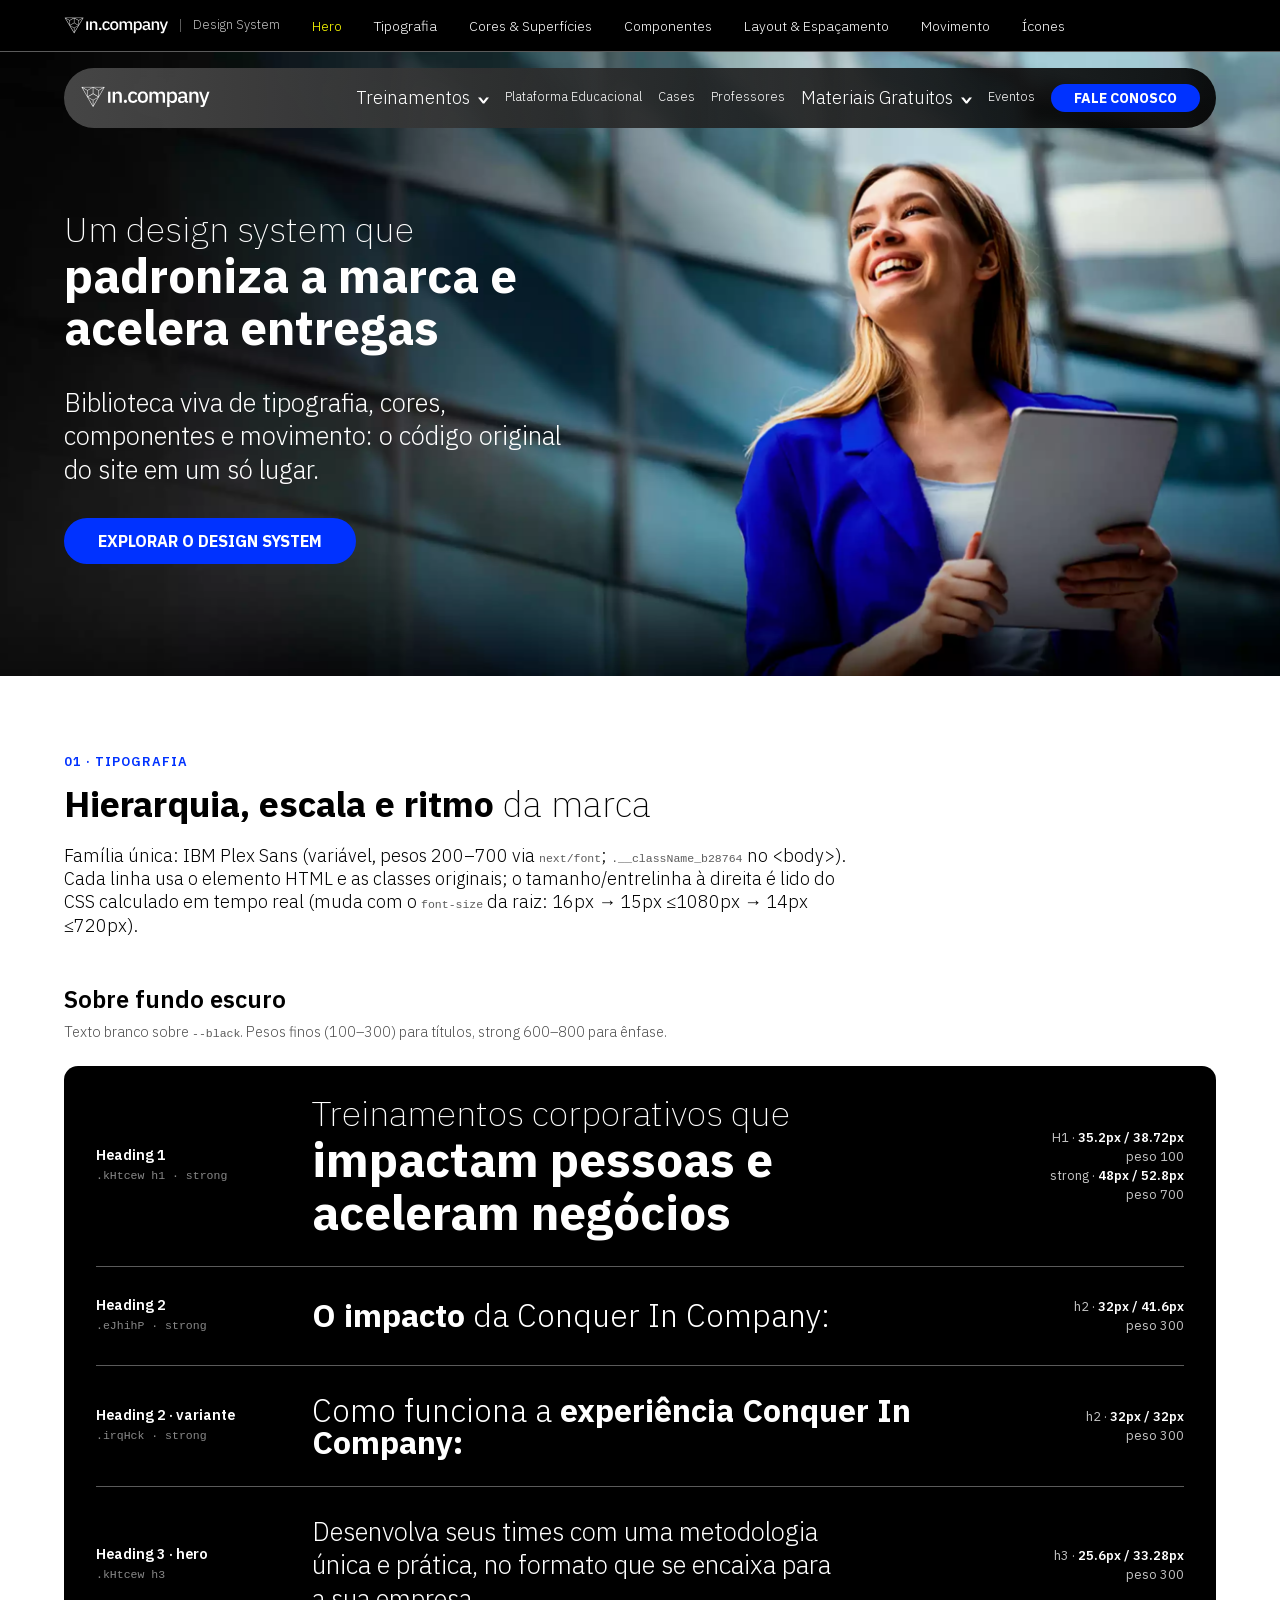
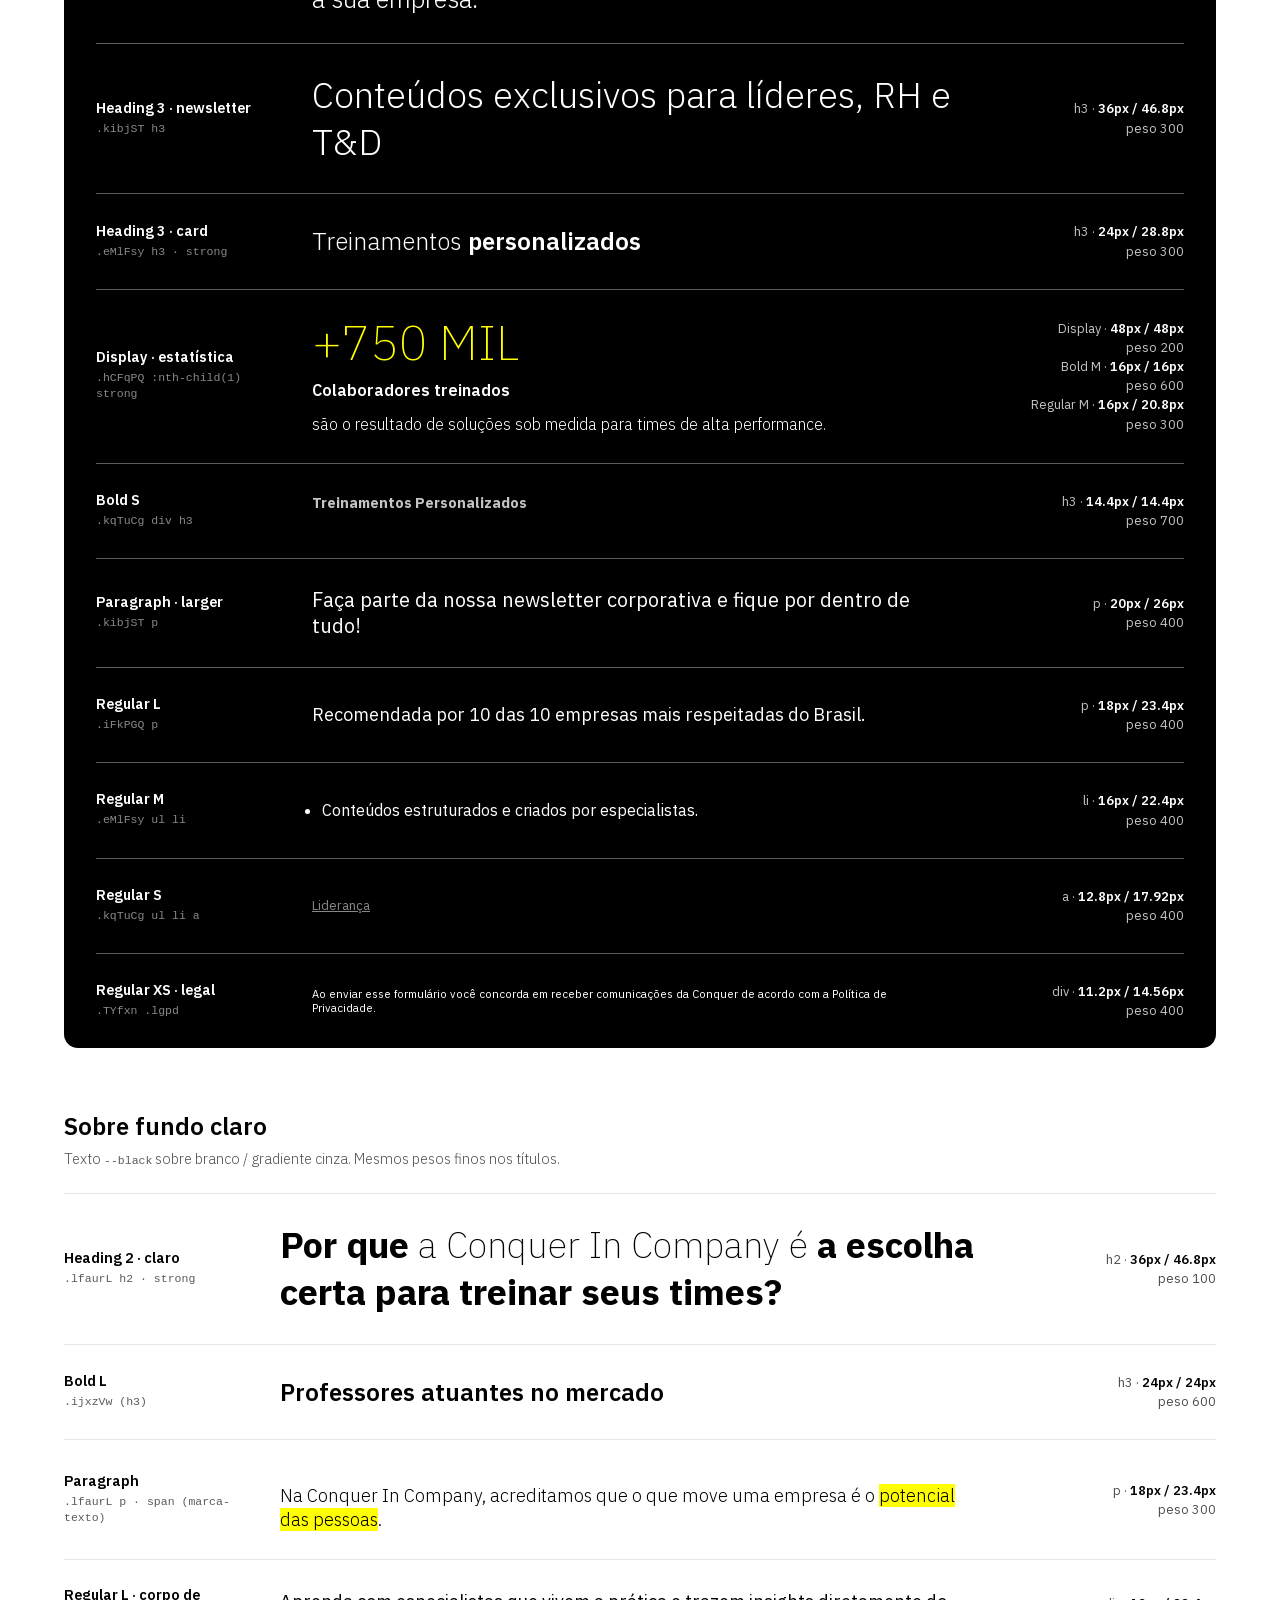
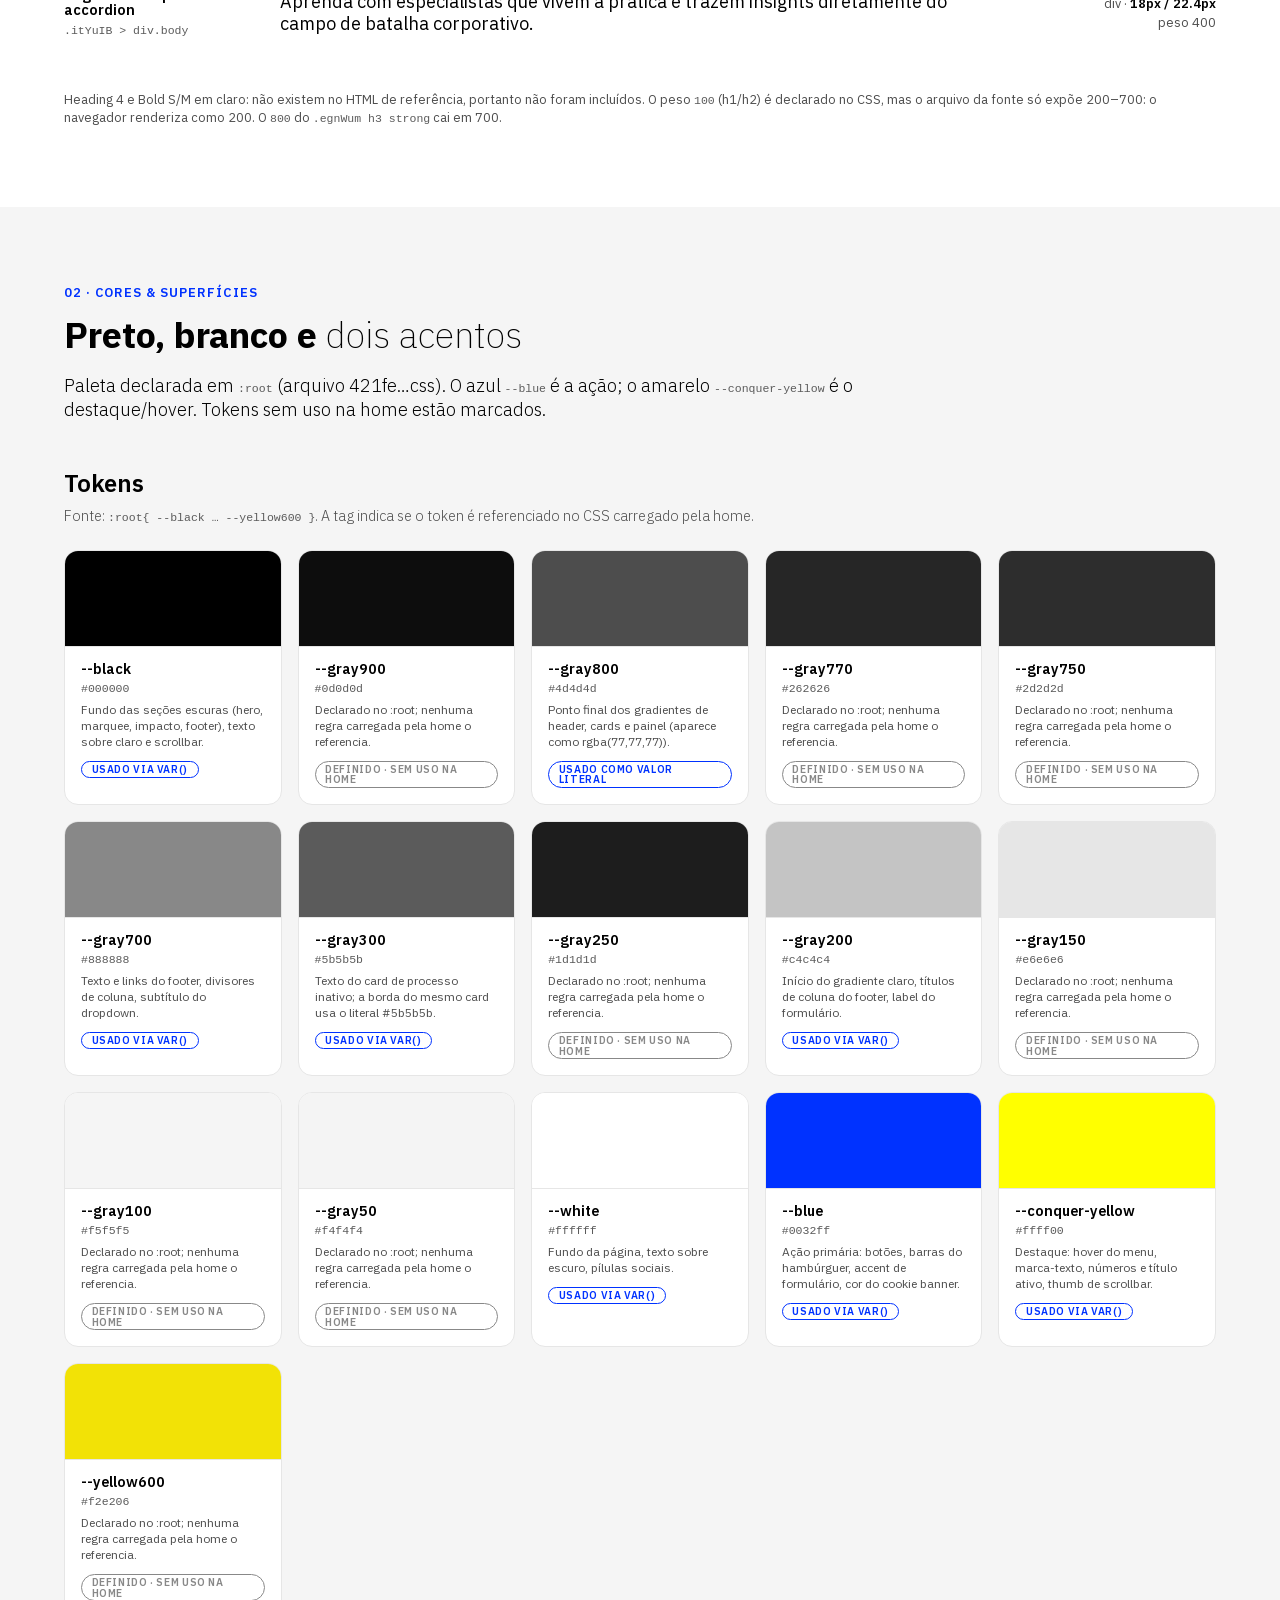
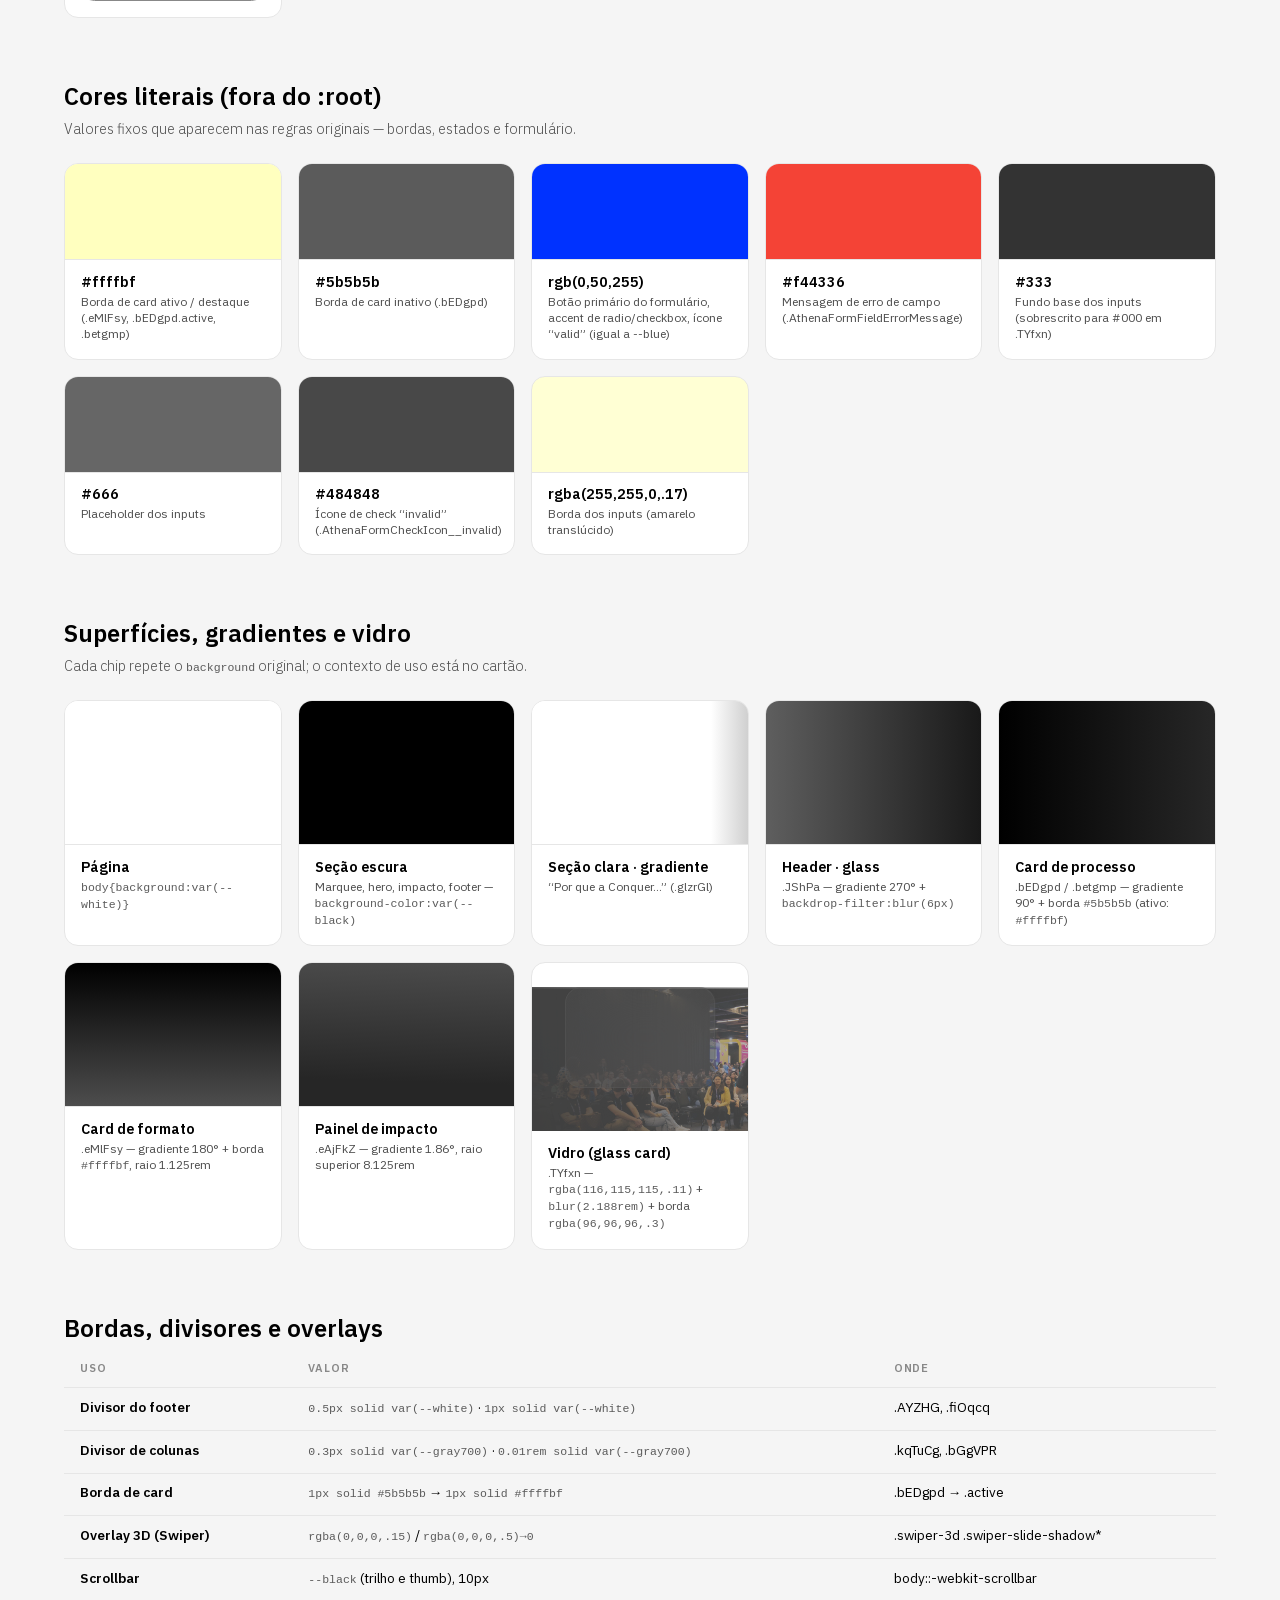
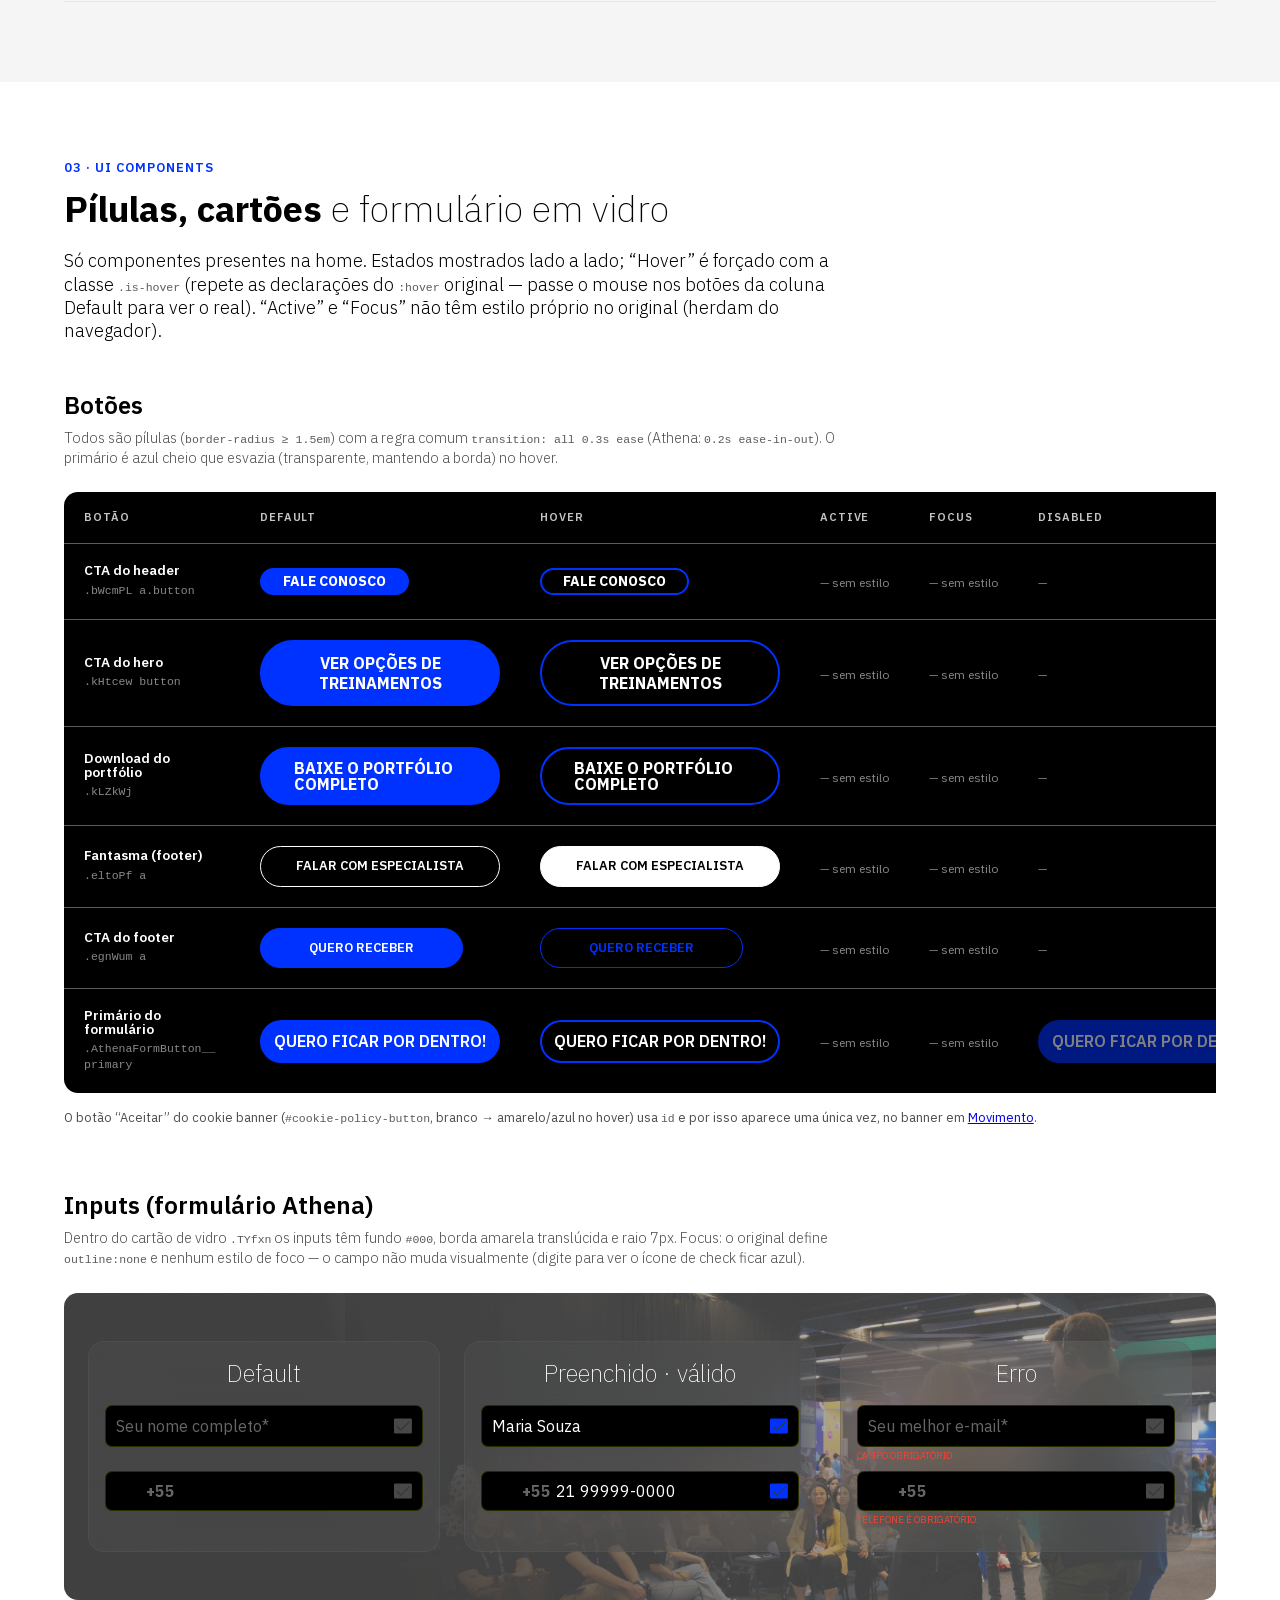
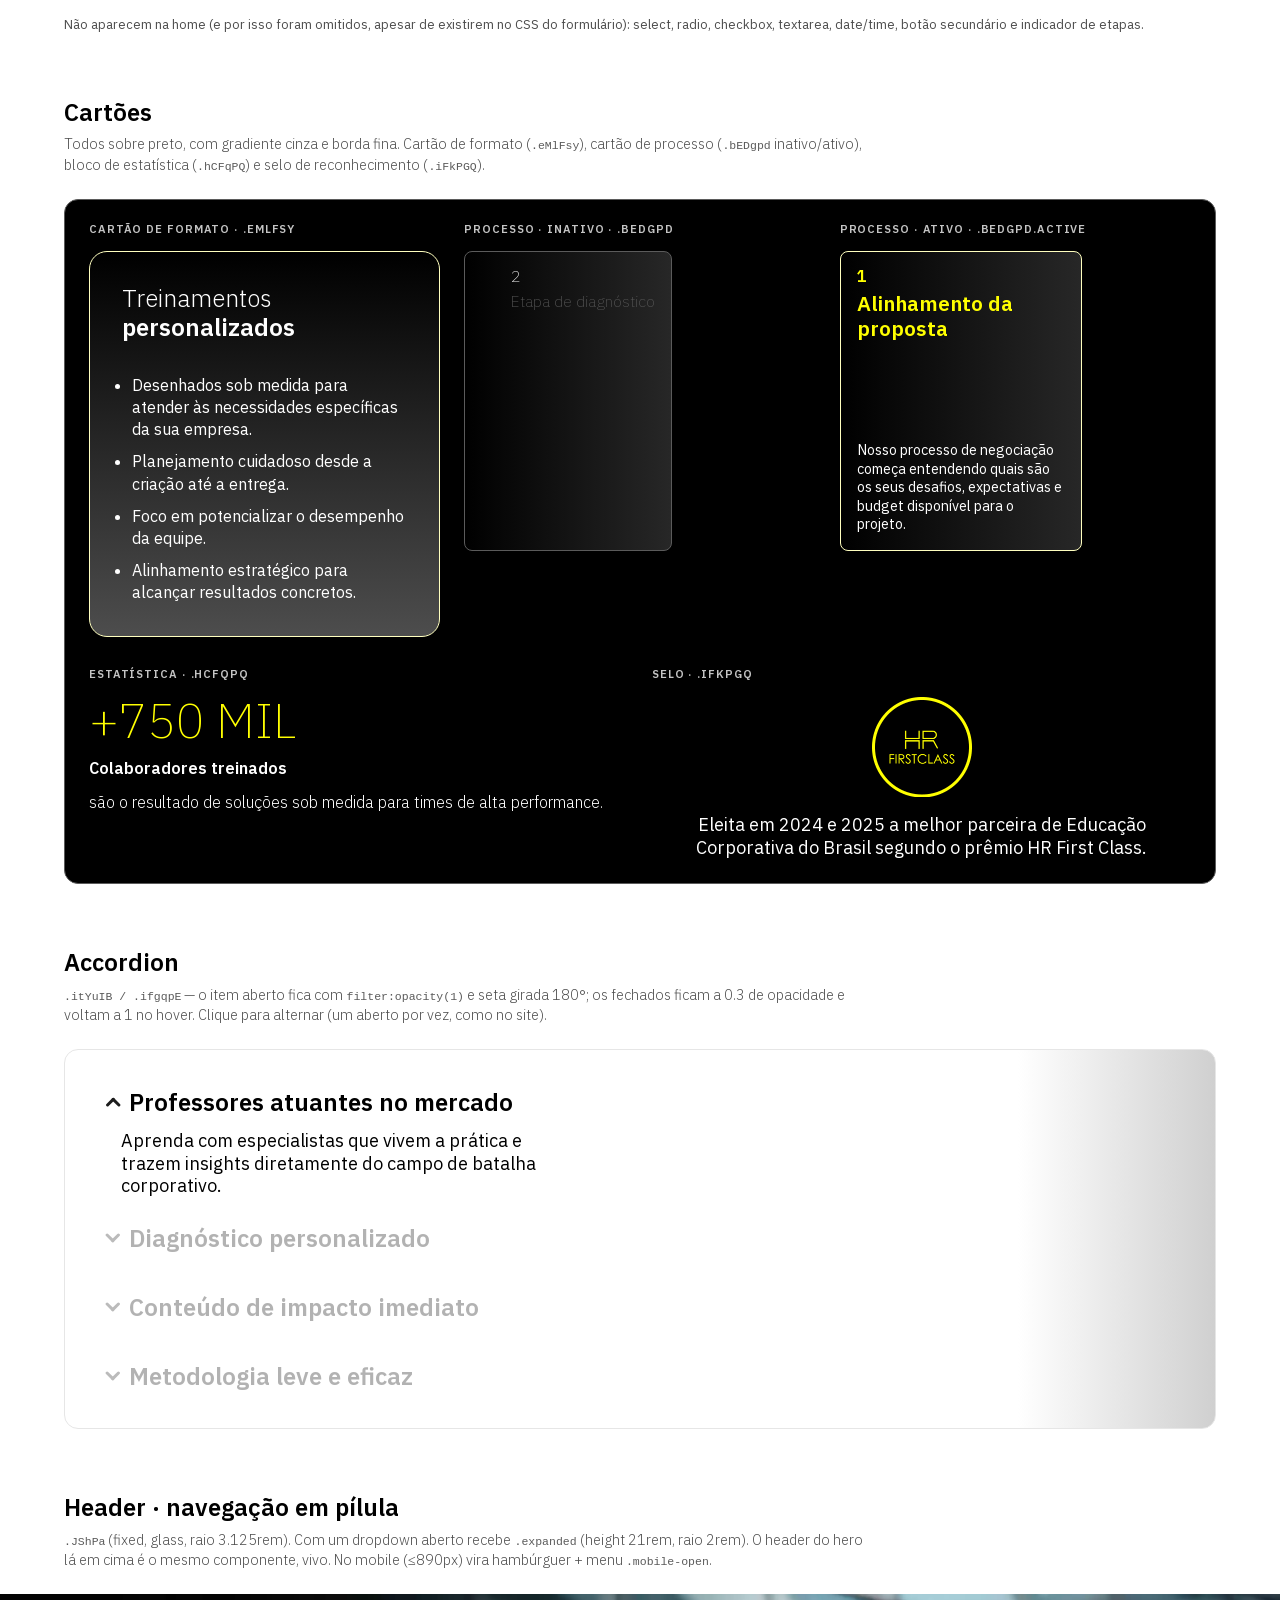
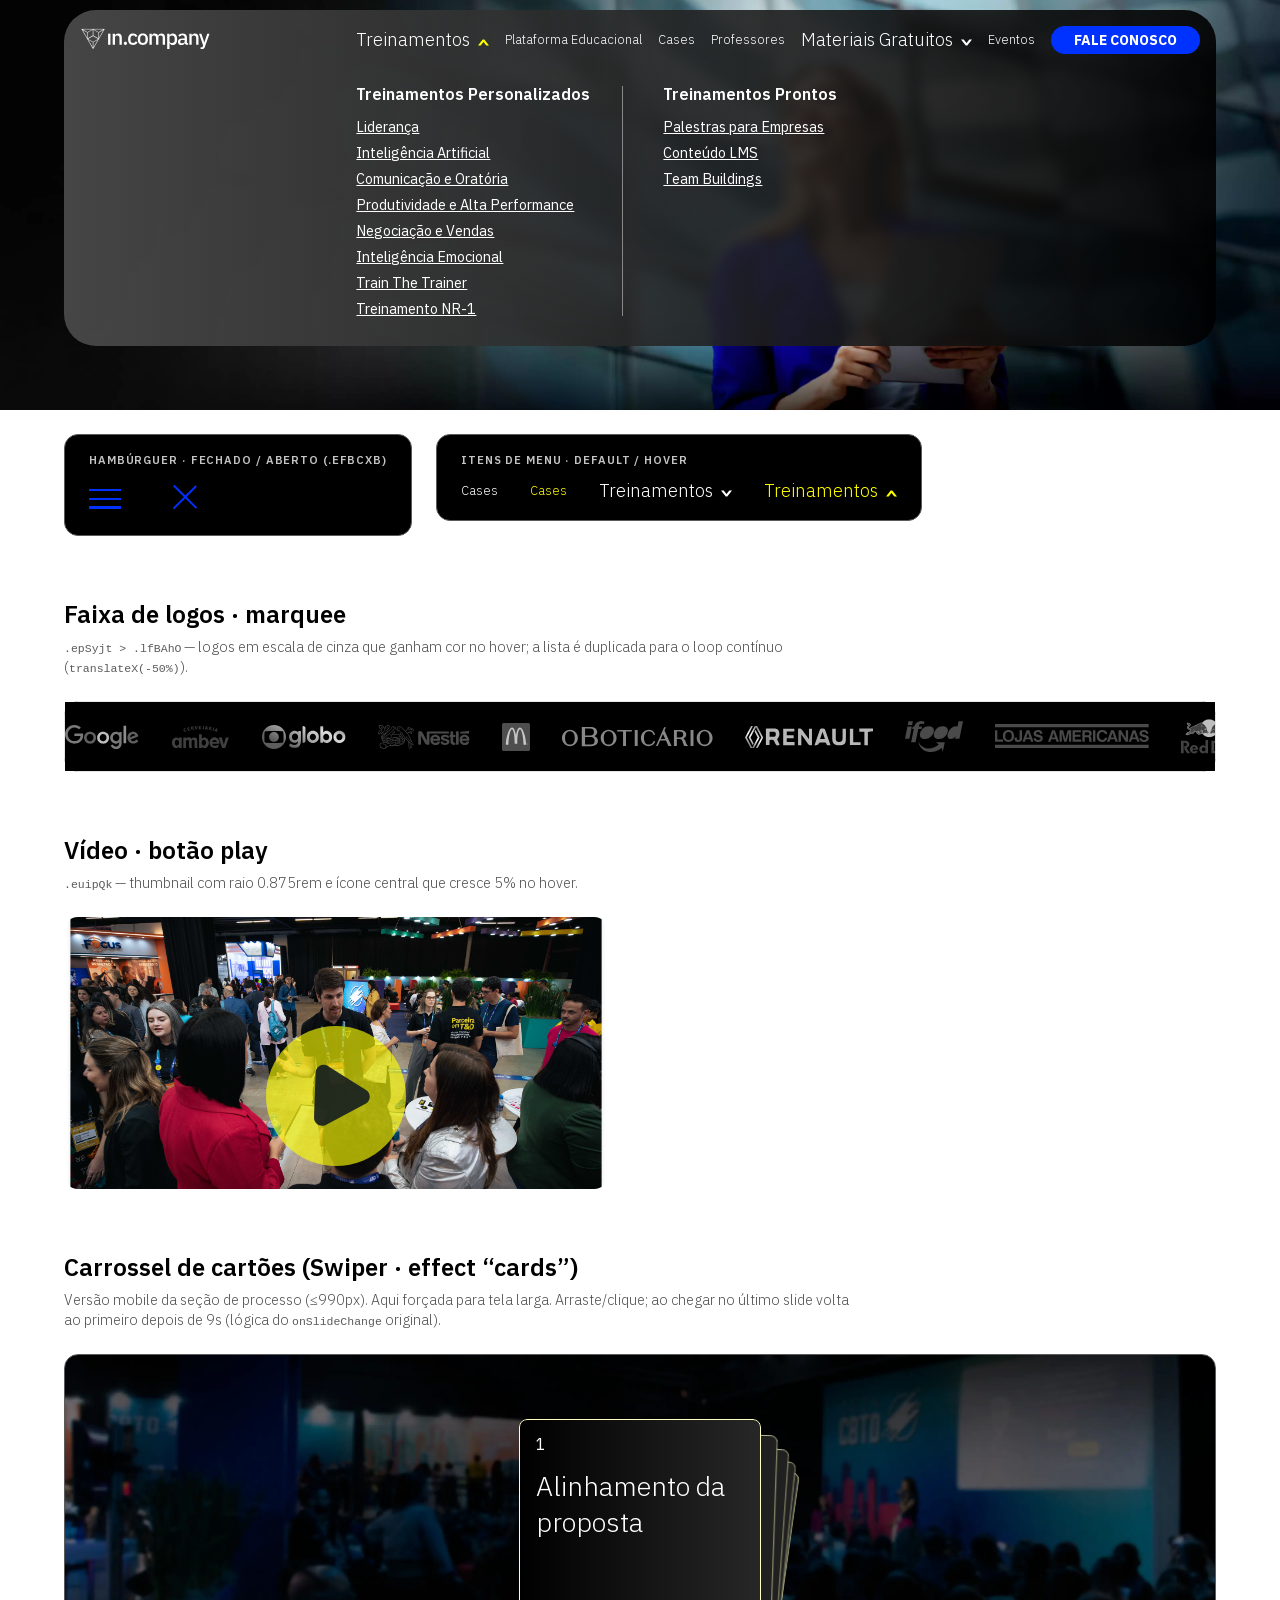
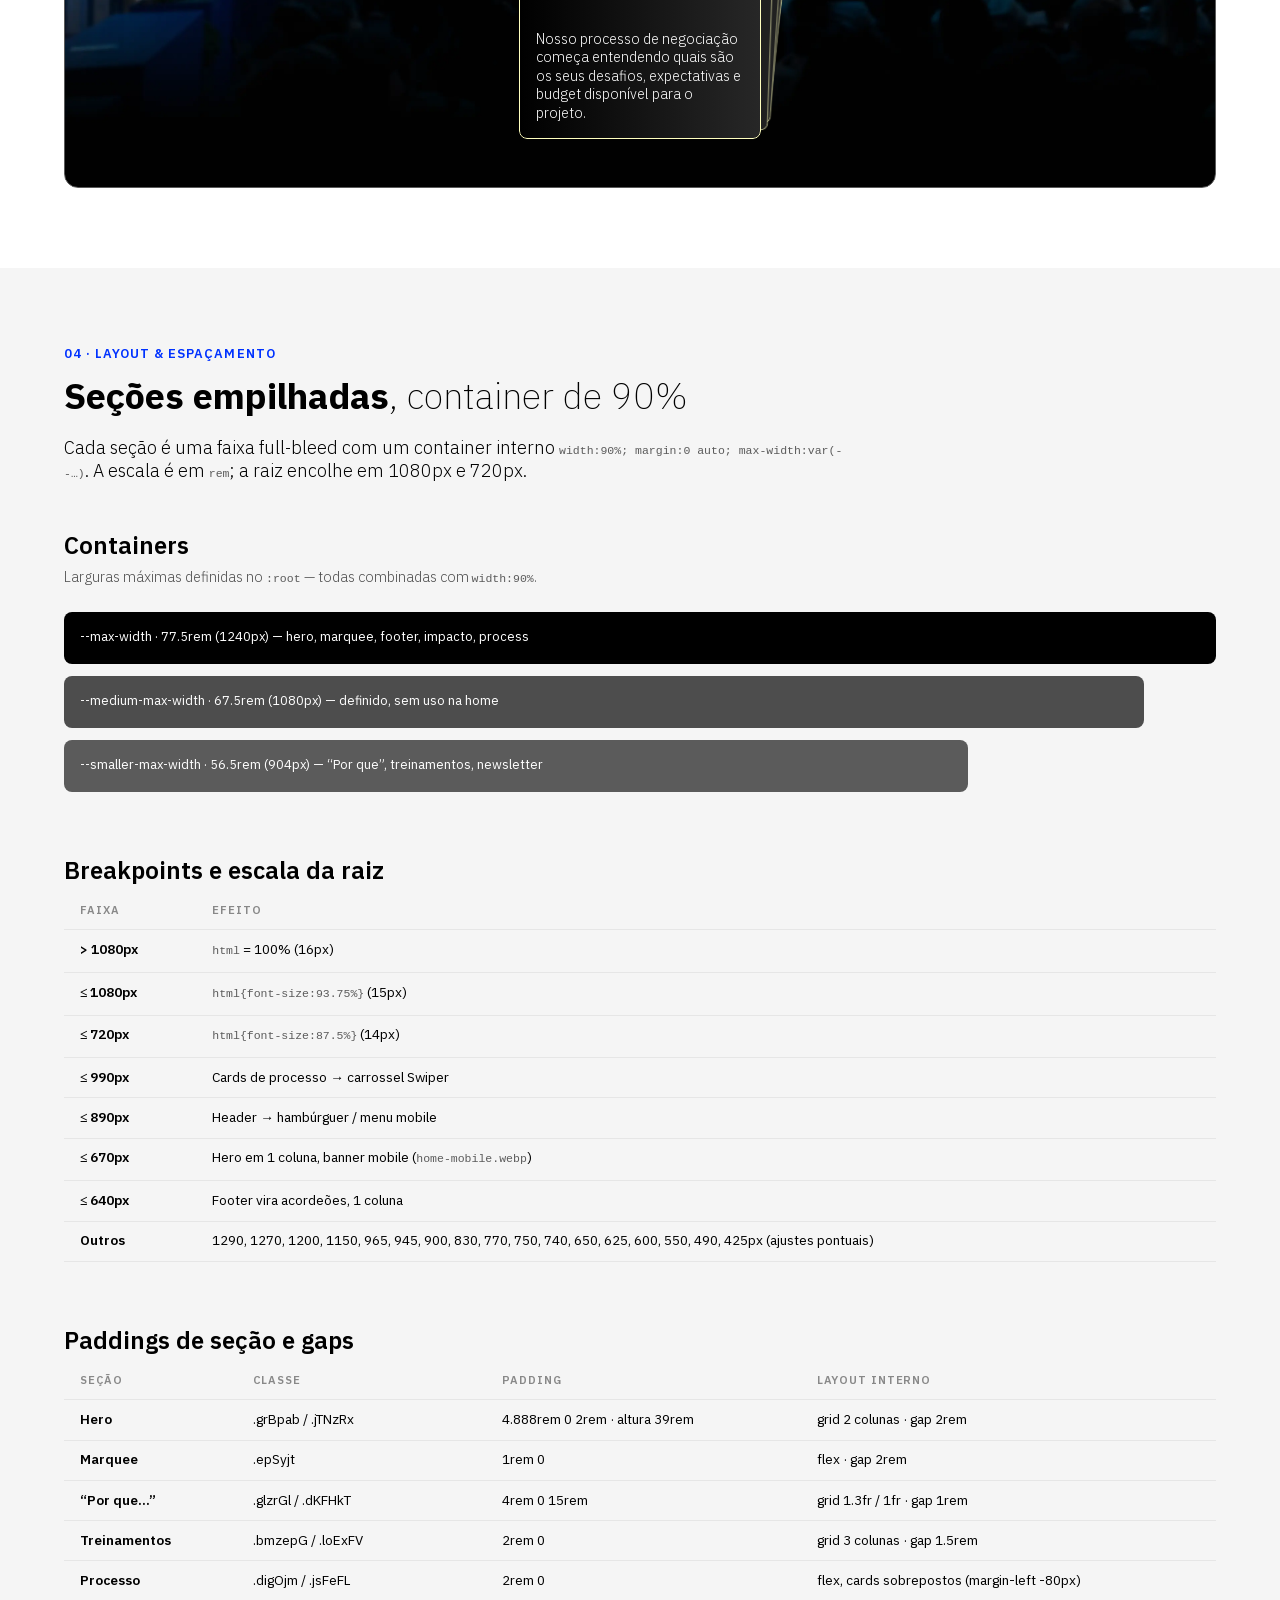
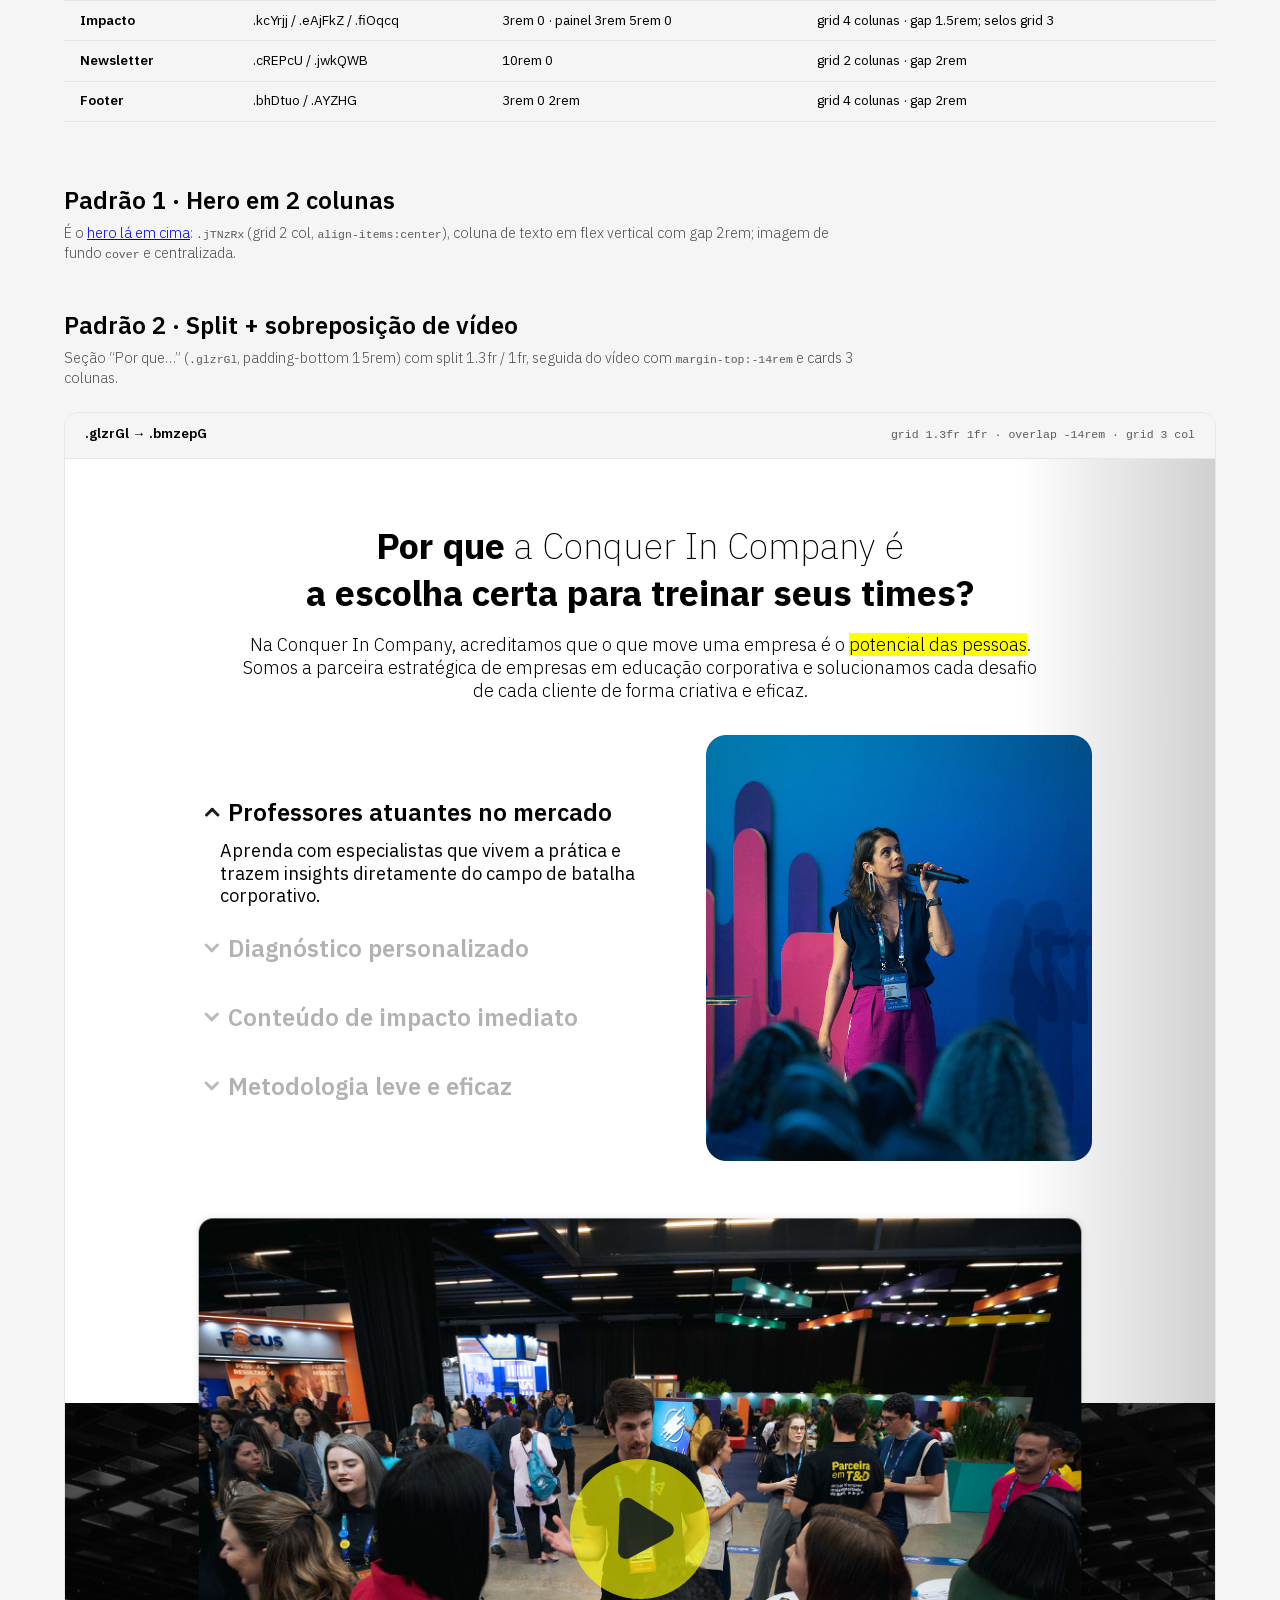
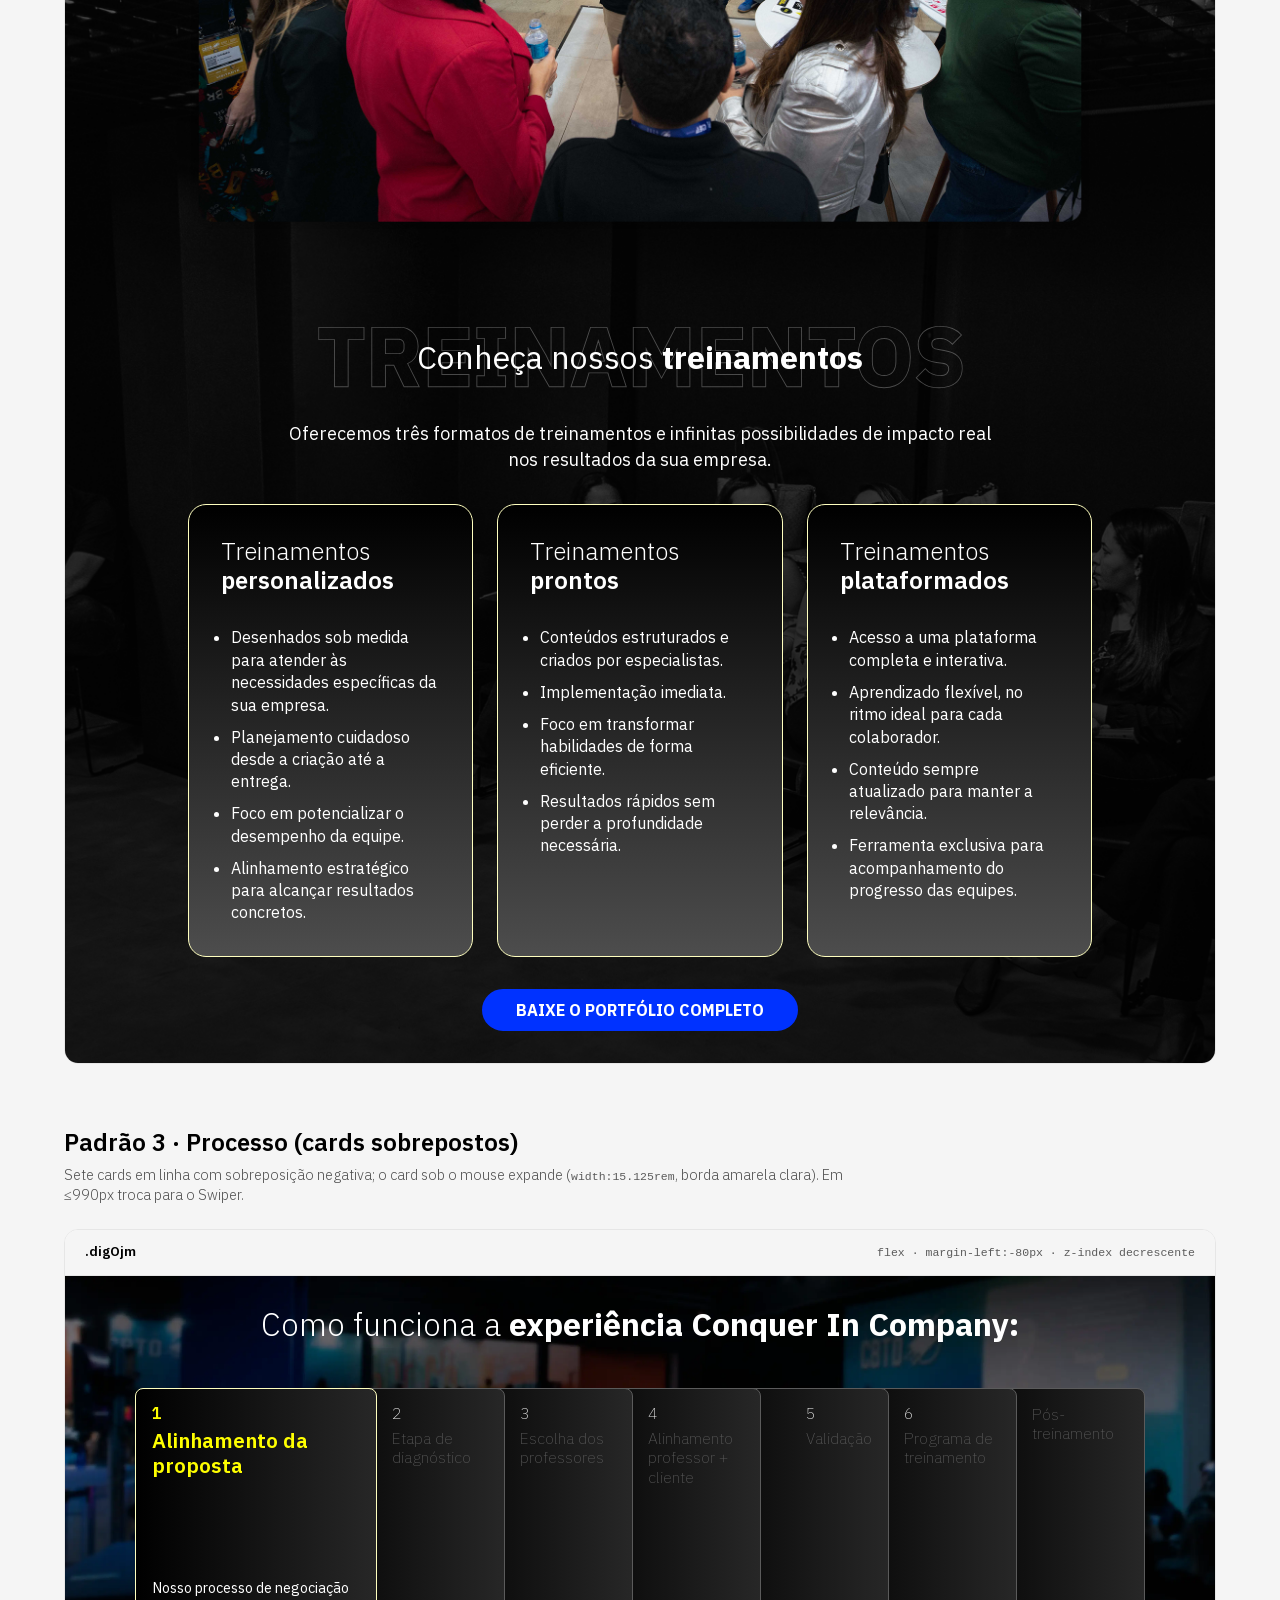
<file: referencias/escolaconquer-incompany/design-system.html>
<!DOCTYPE html>
<html lang="pt-BR">
<head>
<meta charset="utf-8"/>
<meta name="viewport" content="width=device-width, initial-scale=1"/>
<title>Design System · Conquer In Company</title>
<meta name="description" content="Biblioteca viva do design system do site incompany.escolaconquer.com.br — reutiliza o HTML, o CSS e as animações originais."/>

<!-- ============================================================
     CSS ORIGINAL (mesmos arquivos servidos pelo site, na mesma ordem).
     Única mudança: os caminhos das fontes em 421fe...css viraram relativos.
     ============================================================ -->
<link rel="stylesheet" href="_next/static/css/421fe23616d2490a.css"/>   <!-- fonte IBM Plex Sans, :root tokens, reset, formulário Athena, cookie -->
<link rel="stylesheet" href="_next/static/css/2f1550876c0c97ad.css"/>   <!-- Swiper core -->
<link rel="stylesheet" href="_next/static/css/cea4b6844c3e0b26.css"/>   <!-- Swiper navigation/pagination -->
<link rel="stylesheet" href="_next/static/css/46eb4dc58071b67c.css"/>   <!-- Swiper effect-cards -->

<!-- ============================================================
     CSS ORIGINAL (styled-components 6.5.3) — extraído do <style data-styled> do HTML do site.
     Texto idêntico; só os url('/…') viraram relativos. Classes hash e ids sc-* preservados.
     ============================================================ -->
<style id="original-styled-components">
.JShPa{max-width:var(--max-width);width:90%;height:auto;position:fixed;top:1rem;left:50%;transform:translateX(-50%);backdrop-filter:blur(6px);background:linear-gradient(
    270deg,
    rgba(0, 0, 0, 0.9) 0%,
    rgba(77, 77, 77, 0.9) 100%
  );padding:1rem;border-radius:3.125rem;z-index:9;transition:border-radius 0.3s ease;}/*!sc*/
.JShPa.expanded{height:21rem;border-radius:2rem;}/*!sc*/
@media (max-width: 890px){.JShPa.mobile-open{height:90vh;min-height:56rem;border-radius:2rem;}}/*!sc*/
data-styled.g1[id="sc-bdvwhi"]{content:"JShPa,"}/*!sc*/
.kZoJCz{display:flex;align-items:center;justify-content:space-between;gap:1rem;position:relative;}/*!sc*/
data-styled.g2[id="sc-gsDMPd"]{content:"kZoJCz,"}/*!sc*/
.cdOWkc{display:flex;align-items:center;gap:1.25rem;position:relative;}/*!sc*/
@media (max-width: 1290px){.cdOWkc{gap:1rem;}}/*!sc*/
@media (max-width: 945px){.cdOWkc{gap:0.5rem;}}/*!sc*/
@media (max-width: 890px){.cdOWkc{display:none;}}/*!sc*/
data-styled.g3[id="sc-dkPwfY"]{content:"cdOWkc,"}/*!sc*/
.bWcmPL{font-size:1.125rem;font-weight:300;position:relative;}/*!sc*/
.bWcmPL a{cursor:pointer;color:var(--white);text-decoration:none;transition:all 0.3s ease;position:relative;display:flex;gap:0.5rem;align-items:center;}/*!sc*/
.bWcmPL a:hover{color:var(--conquer-yellow);}/*!sc*/
.bWcmPL a.button{background-color:var(--blue);text-transform:uppercase;font-size:0.875rem;font-weight:700;padding:0.3rem 1.3rem;border-radius:1.625rem;border:2px solid var(--blue);cursor:pointer;}/*!sc*/
.bWcmPL a.button:hover{background-color:transparent;color:var(--white);}/*!sc*/
@media (max-width: 1290px){.bWcmPL{font-size:0.8rem;}}/*!sc*/
@media (max-width: 1150px){.bWcmPL{font-size:0.8rem;}.bWcmPL a.button{font-size:0.7rem;padding:0.3rem 0.7rem;}}/*!sc*/
@media (max-width: 890px){.bWcmPL a{font-size:1.2rem;}.bWcmPL a.button{font-size:1rem;width:fit-content;}}/*!sc*/
data-styled.g4[id="sc-hKwBjT"]{content:"bWcmPL,"}/*!sc*/
.cDuVie{cursor:pointer;color:var(--white);display:flex;gap:0.5rem;align-items:center;transition:color 0.3s ease;font-size:1.125rem;font-weight:300;}/*!sc*/
.cDuVie:hover{color:var(--conquer-yellow);}/*!sc*/
.cDuVie:hover div svg path{fill:var(--conquer-yellow);}/*!sc*/
@media (max-width: 1200px){.cDuVie{font-size:0.8rem;font-weight:300;}}/*!sc*/
@media (max-width: 890px){.cDuVie{font-size:1.2rem;font-weight:300;}}/*!sc*/
data-styled.g5[id="sc-eCIkAO"]{content:"cDuVie,"}/*!sc*/
.glNNZt svg{transition:transform 0.3s ease;transform:rotate(0);}/*!sc*/
.glNNZt svg path{fill:white;}/*!sc*/
.glNNZt.expanded svg{transform:rotate(180deg);}/*!sc*/
.glNNZt.expanded svg path{fill:var(--conquer-yellow);}/*!sc*/
data-styled.g6[id="sc-jRQBiJ"]{content:"glNNZt,"}/*!sc*/
.eFbCXB{display:none;cursor:pointer;}/*!sc*/
.eFbCXB div{width:2rem;height:0.15rem;background:var(--blue);margin:0.4rem 0;transition:0.3s;}/*!sc*/
.eFbCXB.open div:first-child{transform:rotate(45deg) translate(0.3rem, 0.3rem);}/*!sc*/
.eFbCXB.open div:nth-child(2){opacity:0;}/*!sc*/
.eFbCXB.open div:last-child{transform:rotate(-45deg) translate(0.3rem, -0.3rem);top:-0.2rem;position:relative;}/*!sc*/
@media (max-width: 890px){.eFbCXB{display:block;}}/*!sc*/
data-styled.g11[id="sc-jrQAon"]{content:"eFbCXB,"}/*!sc*/
.bhDtuo{background-color:var(--black);padding:3rem 0 2rem 0;}/*!sc*/
data-styled.g31[id="sc-llYVjd"]{content:"bhDtuo,"}/*!sc*/
.dNBkou{max-width:var(--max-width);width:90%;margin:0 auto;}/*!sc*/
@media (max-width: 640px){.dNBkou{max-width:30rem;}}/*!sc*/
data-styled.g32[id="sc-iJKPHa"]{content:"dNBkou,"}/*!sc*/
.AYZHG{display:grid;grid-template-columns:repeat(4, 1fr);gap:2rem;padding-bottom:2rem;border-bottom:0.5px solid var(--white);}/*!sc*/
@media (max-width: 640px){.AYZHG{grid-template-columns:1fr;}}/*!sc*/
data-styled.g33[id="sc-giYgZj"]{content:"AYZHG,"}/*!sc*/
.hVQNdk{width:100%;max-width:8.375rem;}/*!sc*/
@media (max-width: 640px){.hVQNdk{max-width:13rem;}}/*!sc*/
data-styled.g34[id="sc-ezbjNg"]{content:"hVQNdk,"}/*!sc*/
.iFBjxJ{display:flex;flex-direction:column;gap:2rem;}/*!sc*/
.iFBjxJ >p{font-size:0.625rem;color:var(--gray700);}/*!sc*/
@media (max-width: 640px){.iFBjxJ{align-items:center;}.iFBjxJ >p{display:none;}}/*!sc*/
data-styled.g35[id="sc-bYoBfp"]{content:"iFBjxJ,"}/*!sc*/
.kBjNWg{max-width:10rem;display:flex;gap:0.5rem;}/*!sc*/
.kBjNWg li{background-color:var(--white);border-radius:10rem;line-height:0.9;padding:0.4rem 0.5rem;border:1px solid var(--white);transition:all 0.3s ease;}/*!sc*/
.kBjNWg li a{font-size:1.3rem;}/*!sc*/
.kBjNWg li a svg{color:var(--black);}/*!sc*/
.kBjNWg li:hover{background-color:transparent;}/*!sc*/
.kBjNWg li:hover a svg{color:var(--white);}/*!sc*/
@media (max-width: 900px){.kBjNWg li a{font-size:0.8rem;}}/*!sc*/
@media (max-width: 640px){.kBjNWg{max-width:100%;gap:1rem;}.kBjNWg li a{font-size:1.4rem;}}/*!sc*/
data-styled.g36[id="sc-kLwfci"]{content:"kBjNWg,"}/*!sc*/
.cGSeas{color:var(--gray700);font-size:0.875rem;}/*!sc*/
.cGSeas ul{padding-top:0.6rem;display:flex;flex-direction:column;gap:1rem;transition:all 0.1s ease;}/*!sc*/
.cGSeas ul li a{color:var(--gray700);text-decoration:underline;transition:all 0.3s ease;}/*!sc*/
.cGSeas ul li a:hover{color:var(--white);}/*!sc*/
@media (max-width: 900px){.cGSeas ul li a{font-size:0.8rem;}}/*!sc*/
@media (max-width: 640px){.cGSeas{width:100%;margin:0 auto;}.cGSeas div{width:100%;display:flex;justify-content:space-between;align-items:center;}.cGSeas ul{overflow:hidden;height:0;max-height:0;opacity:0;transition:max-height 0.4s ease,opacity 0.2s ease;}.cGSeas ul li a{font-size:0.875rem;}.cGSeas ul.open{height:auto;max-height:10.625rem;opacity:1;}}/*!sc*/
data-styled.g37[id="sc-ikJwur"]{content:"cGSeas,"}/*!sc*/
.eltoPf{display:flex;flex-direction:column;align-items:center;gap:1rem;}/*!sc*/
.eltoPf a{color:var(--white);text-decoration:none;border:1px solid var(--white);width:100%;text-align:center;text-transform:uppercase;font-size:0.8rem;font-weight:600;padding:0.8rem;border-radius:10rem;transition:all 0.3s ease;}/*!sc*/
.eltoPf a:hover{background-color:var(--white);color:var(--black);}/*!sc*/
@media (max-width: 900px){.eltoPf a{font-size:0.6rem;}}/*!sc*/
data-styled.g38[id="sc-jJoSXA"]{content:"eltoPf,"}/*!sc*/
.egnWum{display:flex;flex-direction:column;align-items:center;text-align:center;gap:1rem;}/*!sc*/
.egnWum h3{font-size:1.2rem;line-height:1.2;color:var(--white);font-weight:200;}/*!sc*/
.egnWum h3 strong{display:block;font-weight:800;}/*!sc*/
.egnWum p{color:var(--gray700);font-weight:300;font-size:0.8rem;line-height:1.2;}/*!sc*/
.egnWum a{color:var(--white);background-color:var(--blue);padding:0.8rem 3rem;text-decoration:none;text-transform:uppercase;border:1px solid var(--blue);border-radius:10rem;font-size:0.8rem;font-weight:600;transition:all 0.3s ease;}/*!sc*/
.egnWum a:hover{background-color:transparent;color:var(--blue);}/*!sc*/
.egnWum span{display:none;}/*!sc*/
@media (max-width: 900px){.egnWum h3{font-size:1.3rem;}.egnWum a{width:100%;padding:0.8rem;}.egnWum p{font-size:0.6rem;}}/*!sc*/
@media (max-width: 640px){.egnWum h3{font-size:1.8rem;}.egnWum p{font-size:1rem;}.egnWum span{display:block;font-size:0.625rem;}}/*!sc*/
data-styled.g39[id="sc-hiCkpJ"]{content:"egnWum,"}/*!sc*/
.kdJRqL{position:relative;padding-top:2rem;display:grid;}/*!sc*/
.kdJRqL hr{height:calc(100% - 2rem);top:1.5rem;position:absolute;left:50%;width:0.5px;border:none;border-right:0.5px solid var(--white);}/*!sc*/
@media (max-width: 640px){.kdJRqL{grid-template-columns:1fr;padding-bottom:2rem;gap:2rem;}.kdJRqL hr{display:none;}}/*!sc*/
data-styled.g40[id="sc-gWWZvT"]{content:"kdJRqL,"}/*!sc*/
.fkqLwn{padding-right:1rem;}/*!sc*/
.fkqLwn img{width:8.125rem;margin-bottom:1rem;}/*!sc*/
@media (max-width: 640px){.fkqLwn{padding-right:0;}}/*!sc*/
data-styled.g41[id="sc-cCcVtu"]{content:"fkqLwn,"}/*!sc*/
.bzXqqS{color:var(--gray700);display:grid;grid-template-columns:repeat(3, 1fr);gap:1.5rem;}/*!sc*/
@media (max-width: 740px){.bzXqqS{gap:1rem;}}/*!sc*/
@media (max-width: 640px){.bzXqqS{grid-template-columns:1fr;}}/*!sc*/
data-styled.g42[id="sc-cidDfp"]{content:"bzXqqS,"}/*!sc*/
.kqTuCg{color:var(--gray700);font-size:0.9rem;}/*!sc*/
.kqTuCg:not(:last-child){border-right:0.3px solid var(--gray700);}/*!sc*/
.kqTuCg div h3{margin-bottom:1rem;font-weight:700;color:var(--gray200);}/*!sc*/
.kqTuCg div img{display:none;}/*!sc*/
.kqTuCg ul{display:flex;flex-direction:column;gap:0.5rem;transition:all 0.3s ease;}/*!sc*/
.kqTuCg ul li{position:relative;list-style:none;}/*!sc*/
.kqTuCg ul li a{color:var(--gray700);font-size:0.8rem;line-height:1.4;transition:all 0.3s ease;}/*!sc*/
.kqTuCg ul li a:hover{color:var(--white);}/*!sc*/
@media (max-width: 640px){.kqTuCg:not(:last-child){border-right:none;}.kqTuCg div{width:100%;display:flex;justify-content:space-between;align-items:center;}.kqTuCg div h3{border-right:0;font-size:1rem;}.kqTuCg div img{height:0.6rem;width:auto;display:block;transform:rotate(0deg);transition:transform 0.3s ease;}.kqTuCg ul{overflow:hidden;height:0;max-height:0;opacity:0;transition:max-height 0.4s ease,opacity 0.2s ease;}.kqTuCg ul li a{font-size:0.875rem;}.kqTuCg ul.open{height:auto;max-height:10.625rem;opacity:1;}}/*!sc*/
.lSrYh{color:var(--gray700);font-size:0.9rem;}/*!sc*/
.lSrYh:not(:last-child){border-right:0.3px solid var(--gray700);}/*!sc*/
.lSrYh div h3{margin-bottom:1rem;font-weight:700;color:var(--gray200);}/*!sc*/
.lSrYh div img{display:none;}/*!sc*/
.lSrYh ul{display:flex;flex-direction:column;gap:0.5rem;transition:all 0.3s ease;}/*!sc*/
.lSrYh ul li{position:relative;list-style:none;}/*!sc*/
.lSrYh ul li a{color:var(--gray700);font-size:0.8rem;line-height:1.4;transition:all 0.3s ease;}/*!sc*/
.lSrYh ul li a:hover{color:var(--white);}/*!sc*/
@media (max-width: 640px){.lSrYh:not(:last-child){border-right:none;}.lSrYh div{width:100%;display:flex;justify-content:space-between;align-items:center;}.lSrYh div h3{border-right:0;font-size:1rem;}.lSrYh div img{height:0.6rem;width:auto;display:block;transform:rotate(180deg);transition:transform 0.3s ease;}.lSrYh ul{overflow:hidden;height:0;max-height:0;opacity:0;transition:max-height 0.4s ease,opacity 0.2s ease;}.lSrYh ul li a{font-size:0.875rem;}.lSrYh ul.open{height:auto;max-height:10.625rem;opacity:1;}}/*!sc*/
data-styled.g43[id="sc-jcFiBM"]{content:"kqTuCg,lSrYh,"}/*!sc*/
.TYfxn{width:100%;max-width:30rem;height:100%;padding:1rem;margin-left:auto;border:1px solid;background:rgba(116, 115, 115, 0.11);border-radius:1rem;backdrop-filter:blur(2.188rem);-webkit-backdrop-filter:blur(2.188rem);border:1px solid rgba(96, 96, 96, 0.3);font-size:1.15rem;}/*!sc*/
.TYfxn .title{color:var(--white);font-weight:200;text-align:center;margin-bottom:1rem;font-size:1.5rem;line-height:1.3;}/*!sc*/
.TYfxn .title strong{font-weight:700;}/*!sc*/
.TYfxn .subtitle{color:var(--white);text-align:center;line-height:1.2;font-size:1.125rem;}/*!sc*/
.TYfxn .contact-text{display:flex;flex-direction:column;gap:0.5rem;}/*!sc*/
.TYfxn .contact-text >p{font-weight:400;font-size:1rem;color:var(--white);}/*!sc*/
.TYfxn .conquerLink{cursor:pointer;background-color:var(--blue);border:2px solid var(--blue);text-transform:uppercase;font-weight:600;color:var(--white);padding:1rem 3rem;border-radius:10rem;transition:all 0.3s ease;display:block;display:flex;align-items:center;text-align:center;text-decoration:none;justify-content:center;width:fit-content;margin:3rem auto 0 auto;}/*!sc*/
.TYfxn .conquerLink:hover{background-color:transparent;}/*!sc*/
.TYfxn .message{position:relative;}/*!sc*/
.TYfxn .message label{color:var(--gray200);position:relative;}/*!sc*/
.TYfxn .message span{align-items:flex-end;top:-13px;}/*!sc*/
.TYfxn .AthenaFormInputText{background-color:#000;font-size:1.15rem;}/*!sc*/
.TYfxn .AthenaFormTextArea{background-color:#000;font-size:1.15rem;}/*!sc*/
.TYfxn .AthenaFormInputPhone{background-color:#000;}/*!sc*/
.TYfxn .AthenaFormInputPhone >input{background-color:#000;padding:9px 0;}/*!sc*/
.TYfxn .AthenaFormSelect >select{background-color:#000;}/*!sc*/
.TYfxn .AthenaFormStepDisplay{max-width:80%;margin:auto;}/*!sc*/
.TYfxn .lgpd{color:var(--white);margin:0.5rem 0;font-size:0.7rem;line-height:1.3;}/*!sc*/
@media (max-width: 600px){.TYfxn{max-width:100%;width:100%;margin-left:0;}}/*!sc*/
data-styled.g56[id="sc-hUpbpP"]{content:"TYfxn,"}/*!sc*/
@keyframes dVrmCp{from{transform:translateX(0);}to{transform:translateX(-50%);}}/*!sc*/
data-styled.g62[id="sc-keyframes-dVrmCp"]{content:"dVrmCp,"}/*!sc*/
.epSyjt{display:flex;align-items:center;overflow:hidden;background-color:var(--black);padding:1rem 0;width:100%;}/*!sc*/
data-styled.g63[id="sc-eJwVsk"]{content:"epSyjt,"}/*!sc*/
.lfBAhO{display:flex;align-items:center;gap:2rem;width:max-content;animation:dVrmCp 60s linear infinite;white-space:nowrap;}/*!sc*/
.lfBAhO img{filter:grayscale(1);transition:filter 0.3s ease-in-out;width:auto;}/*!sc*/
.lfBAhO img:hover{filter:grayscale(0);}/*!sc*/
data-styled.g64[id="sc-nVikz"]{content:"lfBAhO,"}/*!sc*/
.digOjm{width:100%;height:100%;padding:2rem 0;background-image:url("images/how-it-works.webp");background-size:cover;}/*!sc*/
data-styled.g94[id="sc-dFtBLA"]{content:"digOjm,"}/*!sc*/
.fkmawg{max-width:var(--max-width);height:100%;width:90%;margin:0 auto;}/*!sc*/
data-styled.g95[id="sc-brSyhJ"]{content:"fkmawg,"}/*!sc*/
.irqHck{text-align:center;color:var(--white);font-weight:300;font-size:2rem;}/*!sc*/
.irqHck strong{font-weight:700;}/*!sc*/
data-styled.g96[id="sc-gIDkwW"]{content:"irqHck,"}/*!sc*/
.jsFeFL{display:flex;flex-wrap:nowrap;gap:-10px;justify-content:center;position:relative;margin-top:3rem;}/*!sc*/
@media (max-width: 990px){.jsFeFL{display:none;}}/*!sc*/
data-styled.g97[id="sc-evcgTf"]{content:"jsFeFL,"}/*!sc*/
.bEDgpd{position:relative;color:var(--white);background:linear-gradient(
    90deg,
    rgba(0, 0, 0) 0%,
    rgba(77, 77, 77) 197.83%
  );padding:1rem;border-radius:8px;width:13rem;height:18.75rem;transition:all 0.3s ease-in-out;cursor:pointer;display:flex;flex-direction:column;justify-content:space-between;border:1px solid #5b5b5b;}/*!sc*/
.bEDgpd:not(:first-child){margin-left:-80px;}/*!sc*/
.bEDgpd:first-child .top{max-width:100%;}/*!sc*/
.bEDgpd:first-child .top p{max-width:100%;}/*!sc*/
.bEDgpd .top{max-width:6rem;margin-left:auto;}/*!sc*/
.bEDgpd .top span{font-size:1rem;font-weight:200;display:block;margin-bottom:0.5rem;}/*!sc*/
.bEDgpd .top p{font-weight:200;line-height:1.2;color:var(--gray300);word-wrap:break-word;max-width:6rem;}/*!sc*/
.bEDgpd .description{display:none;}/*!sc*/
.bEDgpd p{margin:0;font-size:1rem;}/*!sc*/
.bEDgpd:nth-child(1){z-index:7;}/*!sc*/
.bEDgpd:nth-child(2){z-index:6;}/*!sc*/
.bEDgpd:nth-child(3){z-index:5;}/*!sc*/
.bEDgpd:nth-child(4){z-index:4;}/*!sc*/
.bEDgpd:nth-child(5){z-index:3;}/*!sc*/
.bEDgpd:nth-child(6){z-index:2;}/*!sc*/
.bEDgpd:nth-child(7){z-index:1;}/*!sc*/
.bEDgpd.active{opacity:1;width:15.125rem;z-index:8;border:1px solid #ffffbf;}/*!sc*/
.bEDgpd.active .top{max-width:100%;margin-left:0;}/*!sc*/
.bEDgpd.active .top span{color:var(--conquer-yellow);font-weight:600;}/*!sc*/
.bEDgpd.active .top p{font-size:1.3rem;max-width:100%;color:var(--conquer-yellow);font-weight:600;}/*!sc*/
.bEDgpd.active .description{display:block;font-size:0.89rem;line-height:1.3;}/*!sc*/
data-styled.g98[id="sc-fHeRgI"]{content:"bEDgpd,"}/*!sc*/
.lbTMHP{display:none;}/*!sc*/
@media (max-width: 990px){.lbTMHP{display:block;padding-top:3rem;}.lbTMHP .swiper{width:15.125rem;height:20rem;border-radius:8px;}.lbTMHP .swiper-slide{display:flex;align-items:center;justify-content:center;border-radius:8px;font-size:22px;font-weight:bold;color:#fff;}}/*!sc*/
data-styled.g100[id="sc-dkYSqe"]{content:"lbTMHP,"}/*!sc*/
.betgmp{background:linear-gradient(
    90deg,
    rgba(0, 0, 0) 0%,
    rgba(77, 77, 77) 197.83%
  );padding:1rem;border-radius:8px;width:100%;height:100%;padding:1rem;border-radius:8px;display:flex;flex-direction:column;justify-content:space-between;border:1px solid #ffffbf;}/*!sc*/
.betgmp .top{max-width:100%;margin-left:0;}/*!sc*/
.betgmp .top span{font-size:1rem;margin-bottom:1rem;display:block;font-weight:500;}/*!sc*/
.betgmp .top p{font-size:1.7rem;line-height:1.3;max-width:100%;font-weight:300;color:var(--white);}/*!sc*/
.betgmp .description{display:block;font-size:0.89rem;line-height:1.3;font-weight:300;}/*!sc*/
data-styled.g101[id="sc-XxOMn"]{content:"betgmp,"}/*!sc*/
.kcYrjj{width:100%;height:100%;padding:3rem 0;background-color:var(--black);}/*!sc*/
data-styled.g112[id="sc-fXErrr"]{content:"kcYrjj,"}/*!sc*/
.eAjFkZ{max-width:var(--max-width);width:90%;margin:0 auto;border-radius:8.125rem 8.125rem 0 0;padding:3rem 5rem 0rem 5rem;color:var(--white);background:linear-gradient(
    1.86deg,
    rgba(0, 0, 0, 0.85) 18.57%,
    rgba(77, 77, 77, 0.85) 161.35%
  );}/*!sc*/
@media (max-width: 650px){.eAjFkZ{padding:4rem 3rem 0rem 3rem;}}/*!sc*/
data-styled.g113[id="sc-FNYFi"]{content:"eAjFkZ,"}/*!sc*/
.eJhihP{text-align:center;font-weight:300;font-size:2rem;line-height:1.3;}/*!sc*/
.eJhihP strong{font-weight:700;}/*!sc*/
@media (max-width: 650px){.eJhihP{font-size:1.7rem;}}/*!sc*/
data-styled.g114[id="sc-jWUBOh"]{content:"eJhihP,"}/*!sc*/
.fiOqcq{display:grid;grid-template-columns:repeat(4, 1fr);gap:1.5rem;padding:3rem 0 2rem 0;border-bottom:1px solid var(--white);}/*!sc*/
@media (max-width: 830px){.fiOqcq{grid-template-columns:repeat(2, 1fr);}}/*!sc*/
@media (max-width: 650px){.fiOqcq{grid-template-columns:1fr;text-align:center;}}/*!sc*/
data-styled.g115[id="sc-eFejbY"]{content:"fiOqcq,"}/*!sc*/
.hCFqPQ :nth-child(1){font-size:3rem;font-weight:200;}/*!sc*/
.hCFqPQ :nth-child(1) strong{color:var(--conquer-yellow);}/*!sc*/
.hCFqPQ :nth-child(2){margin:1rem 0;font-weight:600;}/*!sc*/
.hCFqPQ :nth-child(3){font-weight:300;line-height:1.3;}/*!sc*/
@media (max-width: 1200px){.hCFqPQ :nth-child(1){font-size:2.5rem;}}/*!sc*/
@media (max-width: 965px){.hCFqPQ :nth-child(1){font-size:2rem;}}/*!sc*/
data-styled.g116[id="sc-fmBAGX"]{content:"hCFqPQ,"}/*!sc*/
.iLWxIO{display:grid;grid-template-columns:repeat(3, 1fr);gap:1.5rem;padding:3rem;}/*!sc*/
@media (max-width: 830px){.iLWxIO{padding:2rem 1rem;}}/*!sc*/
@media (max-width: 650px){.iLWxIO{grid-template-columns:1fr;}}/*!sc*/
data-styled.g117[id="sc-lkgRtK"]{content:"iLWxIO,"}/*!sc*/
.iFkPGQ{display:flex;flex-direction:column;align-items:center;text-align:center;gap:1rem;}/*!sc*/
.iFkPGQ img{max-width:6.25rem;margin:0 auto;}/*!sc*/
.iFkPGQ p{line-height:1.3;font-size:1.125rem;}/*!sc*/
@media (max-width: 965px){.iFkPGQ p{font-size:1rem;}}/*!sc*/
data-styled.g118[id="sc-jlRLdN"]{content:"iFkPGQ,"}/*!sc*/
.grBpab{width:100%;height:100%;height:39rem;padding:4.888rem 0 2rem 0;background-color:var(--black);background-image:url('banners/home.webp');background-size:cover;background-position:50%;}/*!sc*/
@media (max-width: 670px){.grBpab{background-image:url('banners/home-mobile.webp');background-position:top;height:auto;padding-top:32rem;}}/*!sc*/
data-styled.g187[id="sc-gVkspn"]{content:"grBpab,"}/*!sc*/
.jTNzRx{max-width:var(--max-width);height:100%;width:90%;margin:0 auto;display:grid;grid-template-columns:repeat(2, 1fr);gap:2rem;align-items:center;}/*!sc*/
@media (max-width: 1030px){.jTNzRx{grid-template-columns:1.5fr 1fr;}}/*!sc*/
@media (max-width: 750px){.jTNzRx{grid-template-columns:2.5fr 1fr;}}/*!sc*/
@media (max-width: 670px){.jTNzRx{grid-template-columns:1fr;}}/*!sc*/
data-styled.g188[id="sc-hJhISk"]{content:"jTNzRx,"}/*!sc*/
.kHtcew{color:var(--white);display:flex;flex-direction:column;gap:2rem;}/*!sc*/
.kHtcew h1{line-height:1.1;font-weight:100;font-size:2.2rem;}/*!sc*/
.kHtcew h1 strong{font-size:3rem;font-weight:700;}/*!sc*/
.kHtcew h3{font-size:1.6rem;line-height:1.3;font-weight:300;max-width:33rem;}/*!sc*/
.kHtcew button{cursor:pointer;background-color:var(--blue);width:fit-content;color:var(--white);text-transform:uppercase;text-decoration:none;font-weight:700;padding:0.7rem 2rem;border-radius:10rem;border:2px solid var(--blue);transition:all 0.3s ease;font-size:1rem;}/*!sc*/
.kHtcew button:hover{background-color:transparent;}/*!sc*/
@media (max-width: 1030px){.kHtcew h1{font-size:2rem;}.kHtcew h1 strong{font-size:2.5rem;display:block;}.kHtcew h3{font-size:1.2rem;}}/*!sc*/
@media (max-width: 670px){.kHtcew{text-align:center;}.kHtcew h3{max-width:100%;}.kHtcew button{margin:0 auto;}}/*!sc*/
@media (max-width: 425px){.kHtcew h1{font-size:1.8rem;}.kHtcew h1 strong{font-size:2.3rem;}.kHtcew h3{font-size:1.1rem;}.kHtcew button{margin:0 auto;}}/*!sc*/
data-styled.g189[id="sc-lhMhQd"]{content:"kHtcew,"}/*!sc*/
.glzrGl{width:100%;height:100%;padding:4rem 0 15rem 0;background:linear-gradient(
    270.01deg,
    var(--gray200) -4.25%,
    var(--white) 17.15%
  );position:relative;}/*!sc*/
.glzrGl >img{position:absolute;height:90%;right:3rem;top:50%;transform:translateY(-50%);}/*!sc*/
@media (max-width: 1290px){.glzrGl >img{display:none;}}/*!sc*/
data-styled.g191[id="sc-fTQwFj"]{content:"glzrGl,"}/*!sc*/
.jJTBpF{max-width:var(--smaller-max-width);height:100%;width:90%;margin:0 auto;}/*!sc*/
data-styled.g192[id="sc-bUhGxX"]{content:"jJTBpF,"}/*!sc*/
.lfaurL{text-align:center;}/*!sc*/
.lfaurL h2{font-size:2.25rem;font-weight:100;line-height:1.3;}/*!sc*/
.lfaurL h2 strong{font-weight:700;}/*!sc*/
.lfaurL p{font-size:1.125rem;line-height:1.3;font-weight:300;max-width:50rem;margin:0 auto;margin-top:1rem;}/*!sc*/
.lfaurL p span{background-color:var(--conquer-yellow);}/*!sc*/
@media (max-width: 740px){.lfaurL h2{font-size:2rem;}.lfaurL h2 br{display:none;}}/*!sc*/
data-styled.g193[id="sc-hRMXkK"]{content:"lfaurL,"}/*!sc*/
.itYuIB{width:100%;cursor:pointer;display:flex;flex-direction:column;overflow:hidden;transition:all 0.3s ease;filter:opacity(0.3);filter:opacity(1);}/*!sc*/
.itYuIB:hover{filter:opacity(1);}/*!sc*/
.itYuIB >div.body{max-height:0;overflow:hidden;transition:all 0.2s;line-height:1.4rem;cursor:initial!important;color:var(--black);font-size:1.125rem;}/*!sc*/
.itYuIB >div.body strong{font-weight:600;}/*!sc*/
.itYuIB >div.body ul{display:flex;flex-direction:column;margin:1rem 0;list-style:disc;padding-left:1rem;}/*!sc*/
.itYuIB >div.body ul li{font-size:1rem;}/*!sc*/
.itYuIB >div.body >a{font-weight:500;}/*!sc*/
.itYuIB >div.body.active{padding:0 2rem;max-height:100rem;}/*!sc*/
.itYuIB >div.body.active:hover{background-color:transparent;}/*!sc*/
.ifgqpE{width:100%;cursor:pointer;display:flex;flex-direction:column;overflow:hidden;transition:all 0.3s ease;filter:opacity(0.3);}/*!sc*/
.ifgqpE:hover{filter:opacity(1);}/*!sc*/
.ifgqpE >div.body{max-height:0;overflow:hidden;transition:all 0.2s;line-height:1.4rem;cursor:initial!important;color:var(--black);font-size:1.125rem;}/*!sc*/
.ifgqpE >div.body strong{font-weight:600;}/*!sc*/
.ifgqpE >div.body ul{display:flex;flex-direction:column;margin:1rem 0;list-style:disc;padding-left:1rem;}/*!sc*/
.ifgqpE >div.body ul li{font-size:1rem;}/*!sc*/
.ifgqpE >div.body >a{font-weight:500;}/*!sc*/
.ifgqpE >div.body.active{padding:0 2rem;max-height:100rem;}/*!sc*/
.ifgqpE >div.body.active:hover{background-color:transparent;}/*!sc*/
data-styled.g194[id="sc-fTxQUN"]{content:"itYuIB,ifgqpE,"}/*!sc*/
.cQoZaX{display:flex;column-gap:0.5rem;align-items:center;padding:1rem;position:relative;transition:all 0.3s ease;color:var(--black);}/*!sc*/
data-styled.g195[id="sc-BHyiE"]{content:"cQoZaX,"}/*!sc*/
.cyzhkk{transform:translateY(-50%) rotate(180deg);width:1rem;height:auto;transition:all 0.2s ease;top:0.3rem;position:relative;}/*!sc*/
.dFTDxP{transform:translateY(-50%);width:1rem;height:auto;transition:all 0.2s ease;top:0.3rem;position:relative;}/*!sc*/
data-styled.g196[id="sc-bjePND"]{content:"cyzhkk,dFTDxP,"}/*!sc*/
.ijxzVw{font-size:1.5rem;font-weight:600;}/*!sc*/
data-styled.g197[id="sc-hgKgAq"]{content:"ijxzVw,"}/*!sc*/
.dKFHkT{max-width:var(--smaller-max-width);display:grid;grid-template-columns:1.3fr 1fr;gap:1rem;align-items:center;margin-top:2rem;}/*!sc*/
@media (max-width: 740px){.dKFHkT{display:flex;flex-direction:column;}}/*!sc*/
data-styled.g198[id="sc-fivakt"]{content:"dKFHkT,"}/*!sc*/
.fFzZpN{display:flex;flex-direction:column;gap:0.8rem;}/*!sc*/
data-styled.g199[id="sc-lgaqXg"]{content:"fFzZpN,"}/*!sc*/
.hmqpGQ{width:100%;max-width:28rem;margin:0 auto;height:auto;}/*!sc*/
.hmqpGQ img{width:100%;}/*!sc*/
data-styled.g200[id="sc-hKUdz"]{content:"hmqpGQ,"}/*!sc*/
.gCuJdK{width:100%;height:100%;border-radius:0.875rem;}/*!sc*/
data-styled.g201[id="sc-gfqkQm"]{content:"gCuJdK,"}/*!sc*/
.euipQk{background-image:url(images/video-trainings-background.webp);background-size:cover;width:100%;height:100%;border-radius:0.875rem;position:relative;background-position:center;}/*!sc*/
.euipQk img{position:absolute;top:40%;left:50%;transform:translate(-50%);transition:all 0.3s ease;cursor:pointer;}/*!sc*/
.euipQk img:hover{transform:translate(-50%) scale(1.05);}/*!sc*/
@media (max-width: 550px){.euipQk img{width:4rem;}}/*!sc*/
data-styled.g202[id="sc-ckSceh"]{content:"euipQk,"}/*!sc*/
.bmzepG{width:100%;height:100%;padding:2rem 0;background-color:var(--black);background-image:url('images/discoverOurTrainings.webp');background-size:cover;background-position:50%;}/*!sc*/
data-styled.g205[id="sc-kHdsLW"]{content:"bmzepG,"}/*!sc*/
.dEMULz{max-width:var(--smaller-max-width);width:90%;margin:0 auto;}/*!sc*/
data-styled.g206[id="sc-bzPltN"]{content:"dEMULz,"}/*!sc*/
.gNqajl{margin-top:-14rem;position:relative;height:38.625rem;width:100%;}/*!sc*/
@media (max-width: 910px){.gNqajl{height:28rem;}}/*!sc*/
@media (max-width: 550px){.gNqajl{height:20rem;}}/*!sc*/
data-styled.g207[id="sc-jYmMys"]{content:"gNqajl,"}/*!sc*/
.hLmsIl{margin:6rem 0 2rem 0;color:var(--white);}/*!sc*/
.hLmsIl >p{text-align:center;font-size:1.125rem;line-height:1.4;max-width:44rem;margin:2rem auto;}/*!sc*/
@media (max-width: 770px){.hLmsIl p{max-width:100%;font-size:1rem;}}/*!sc*/
data-styled.g208[id="sc-bxDaWX"]{content:"hLmsIl,"}/*!sc*/
.ctNoto{text-align:center;background-image:url('svg/trainings.svg');background-position:center;background-size:contain;background-repeat:no-repeat;padding:1rem 0;}/*!sc*/
.ctNoto h2{font-size:2rem;}/*!sc*/
.ctNoto h2 strong{font-weight:700;}/*!sc*/
@media (max-width: 770px){.ctNoto h2{font-size:1.5rem;}}/*!sc*/
data-styled.g209[id="sc-jWaCbC"]{content:"ctNoto,"}/*!sc*/
.loExFV{display:grid;grid-template-columns:repeat(3, 1fr);gap:1.5rem;}/*!sc*/
@media (max-width: 770px){.loExFV{grid-template-columns:repeat(1, 1fr);}}/*!sc*/
data-styled.g210[id="sc-dGXDvR"]{content:"loExFV,"}/*!sc*/
.eMlFsy{padding:2rem;border-radius:1.125rem;border:1px solid #ffffbf;background:linear-gradient(180deg, #000000 0%, #4d4d4d 100%),linear-gradient(0deg, rgba(0, 0, 0, 0.2), rgba(0, 0, 0, 0.2));}/*!sc*/
.eMlFsy h3{font-size:1.5rem;font-weight:300;line-height:1.2;margin-bottom:2rem;}/*!sc*/
.eMlFsy h3 strong{font-weight:600;}/*!sc*/
.eMlFsy ul{list-style:disc;display:flex;flex-direction:column;gap:0.6rem;padding-left:0.6rem;}/*!sc*/
.eMlFsy ul li{line-height:1.4;}/*!sc*/
@media (max-width: 770px){.eMlFsy{padding:1.5rem;}.eMlFsy h3{font-size:1.2rem;margin-bottom:1rem;}.eMlFsy ul{gap:0.3rem;}.eMlFsy ul li{font-size:0.9rem;line-height:1.3;}}/*!sc*/
data-styled.g211[id="sc-PZvbA"]{content:"eMlFsy,"}/*!sc*/
.kLZkWj{margin:0 auto;display:block;cursor:pointer;background-color:var(--blue);width:fit-content;color:var(--white);text-transform:uppercase;text-decoration:none;font-weight:700;padding:0.7rem 2rem;border-radius:10rem;border:2px solid var(--blue);transition:all 0.3s ease;font-size:1rem;}/*!sc*/
.kLZkWj:hover{background-color:transparent;}/*!sc*/
data-styled.g212[id="sc-jftHAE"]{content:"kLZkWj,"}/*!sc*/
.cREPcU{width:100%;height:100%;padding:10rem 0;background-color:var(--black);background-image:url('images/newsletter-subscription.webp');background-size:cover;background-position:50%;}/*!sc*/
@media (max-width: 670px){.cREPcU{background-image:url('images/newsletter-subscription-mob.webp');background-position:top;height:auto;padding-top:25rem;}}/*!sc*/
data-styled.g213[id="sc-fmWgpR"]{content:"cREPcU,"}/*!sc*/
.jwkQWB{max-width:var(--smaller-max-width);height:100%;width:90%;margin:0 auto;display:grid;grid-template-columns:repeat(2, 1fr);gap:2rem;align-items:center;}/*!sc*/
@media (max-width: 670px){.jwkQWB{grid-template-columns:1fr;}}/*!sc*/
data-styled.g214[id="sc-jdhxdO"]{content:"jwkQWB,"}/*!sc*/
.kibjST{color:var(--white);display:flex;flex-direction:column;gap:1rem;}/*!sc*/
.kibjST h3{font-size:2.25rem;line-height:1.3;font-weight:300;}/*!sc*/
.kibjST p{font-size:1.25rem;font-weight:400;line-height:1.3;}/*!sc*/
data-styled.g215[id="sc-fkJVTb"]{content:"kibjST,"}/*!sc*/
</style>

<!-- ============================================================
     CSS ORIGINAL — peças que o site só injeta quando o componente abre (dropdown do header,
     menu mobile). Regras copiadas do CSSOM do site em execução (classes reais geradas).
     ============================================================ -->
<style id="original-runtime-styled">
.kensbb{position:absolute;top:100%;left:0;background:transparent;display:flex;gap:1rem;min-width:600px;padding-top:2rem;}
.bGgVPR:not(:last-of-type){border-right:0.01rem solid var(--gray700);padding-right:2rem;}
.bGgVPR:last-of-type{padding-left:1.5rem;}
.bGgVPR p{font-weight:600;color:var(--white);margin-bottom:1rem;}
@media (max-width: 890px){.bGgVPR p{font-size:0.8rem;margin-bottom:0.8rem;}
.bGgVPR:not(:last-of-type){border-right:none;padding-right:0;}
.bGgVPR:last-of-type{padding-left:0;}}
.eQjkpk{color:var(--white);}
.eQjkpk a{color:var(--white);text-decoration:underline;font-size:0.9rem;transition:all 0.3es ease;}
.eQjkpk a:hover{color:var(--conquer-yellow);}
.ckgvhp{display:flex;flex-direction:column;gap:0.6rem;}
.ckgvhp.materiaisExpanded{width:100%;}
.ckgvhp.materiaisExpanded li{margin-left:90%;text-align:left;}
@media (max-width: 1270px){.ckgvhp.materiaisExpanded li{margin-left:80%;}}
@media (max-width: 1150px){.ckgvhp.materiaisExpanded li{margin-left:70%;}}
.fgPpHO{position:absolute;top:100%;left:0;background:transparent;display:flex;flex-direction:column;gap:1rem;min-width:100vw;padding-top:2rem;}
.ghGnLN{padding-top:1rem;display:flex;flex-direction:column;gap:1rem;}
</style>

<!-- ============================================================
     CSS DA DOCUMENTAÇÃO (prefixo .ds-). Só estrutura da página de documentação e os
     estados "forçados" (.is-hover etc.), que repetem DECLARAÇÕES ORIGINAIS dos :hover.
     Nenhum estilo novo de marca: tudo usa os tokens do :root original.
     ============================================================ -->
<style id="ds-doc">
html{scroll-behavior:smooth}
body{padding-top:3.25rem}
.ds-bare{list-style:none}
.ds-nav{position:fixed;top:0;left:0;width:100%;height:3.25rem;z-index:20;display:flex;align-items:center;gap:2rem;padding:0 5%;background:var(--black);border-bottom:1px solid var(--gray300);overflow-x:auto;scrollbar-width:none;}
.ds-nav::-webkit-scrollbar{display:none}
.ds-nav__brand{display:flex;align-items:center;gap:.75rem;flex:none;color:var(--white);text-decoration:none;font-size:.8rem;font-weight:300;}
.ds-nav__brand img{width:6.5rem;height:auto}
.ds-nav__brand span{padding-left:.75rem;border-left:1px solid var(--gray300);color:var(--gray200)}
.ds-nav a.ds-nav__link{flex:none;color:var(--white);text-decoration:none;font-size:.875rem;font-weight:300;transition:all 0.3s ease;}
.ds-nav a.ds-nav__link:hover,.ds-nav a.ds-nav__link.is-current{color:var(--conquer-yellow)}
.ds-hero{scroll-margin-top:3.25rem}
.ds-stage{position:relative;transform:translateZ(0)}  /* faz o position:fixed original ficar contido no palco */
.ds-section{padding:5rem 0;background:var(--white);color:var(--black);scroll-margin-top:3.25rem}
.ds-section--dark{background:var(--black);color:var(--white)}
.ds-section--gray{background:var(--gray100)}
.ds-wrap{max-width:var(--max-width);width:90%;margin:0 auto}
.ds-head{margin-bottom:3rem}
.ds-kicker{font-size:.8rem;font-weight:600;text-transform:uppercase;letter-spacing:.08em;color:var(--blue);margin-bottom:.75rem}
.ds-section--dark .ds-kicker{color:var(--conquer-yellow)}
.ds-title{font-size:2.25rem;font-weight:100;line-height:1.3}
.ds-title strong{font-weight:700}
.ds-lead{font-size:1.125rem;line-height:1.3;font-weight:300;max-width:50rem;margin-top:1rem}
.ds-sub{font-size:1.5rem;font-weight:600;line-height:1.2;margin:4rem 0 .5rem}
.ds-sub:first-of-type{margin-top:0}
.ds-sub__meta{font-size:.9rem;font-weight:300;line-height:1.4;color:var(--gray800);max-width:50rem;margin-bottom:1.5rem}
.ds-section--dark .ds-sub__meta{color:var(--gray200)}
.ds-note{font-size:.8rem;line-height:1.4;color:var(--gray800)}
.ds-section--dark .ds-note{color:var(--gray200)}
.ds-code{font-family:ui-monospace,SFMono-Regular,Menlo,Consolas,monospace;font-size:.72rem;line-height:1.4;color:var(--gray300);word-break:break-word}
.ds-section--dark .ds-code{color:var(--gray200)}
.ds-pill{display:inline-block;font-size:.65rem;font-weight:600;text-transform:uppercase;letter-spacing:.06em;padding:.15rem .6rem;border:1px solid currentColor;border-radius:10rem;color:var(--gray700)}

/* Typography spec */
.ds-spec{border-top:1px solid var(--gray150)}
.ds-spec--dark{background:var(--black);color:var(--white);border-top:none;border-radius:.875rem;padding:0 2rem}
.ds-spec__row{display:grid;grid-template-columns:12rem minmax(0,1fr) 13rem;gap:1.5rem;align-items:center;padding:1.75rem 0;border-bottom:1px solid var(--gray150)}
.ds-spec--dark .ds-spec__row{border-bottom:1px solid var(--gray300)}
.ds-spec__row:last-child{border-bottom:none}
.ds-spec__name{font-size:.9rem;font-weight:600}
.ds-spec__name .ds-code{display:block;font-weight:400;margin-top:.35rem}
.ds-spec--dark .ds-spec__name .ds-code{color:var(--gray700)}
.ds-spec__metric{text-align:right;font-size:.8rem;line-height:1.5;font-variant-numeric:tabular-nums;color:var(--gray800)}
.ds-spec--dark .ds-spec__metric{color:var(--gray200)}
.ds-spec__metric b{font-weight:600;color:var(--black)}
.ds-spec--dark .ds-spec__metric b{color:var(--white)}
.ds-spec__sample .lfaurL,.ds-spec__sample .hCFqPQ,.ds-spec__sample .eJhihP,.ds-spec__sample .irqHck{text-align:left}
.ds-spec__sample .lfaurL p{margin-left:0}
.ds-spec__sample .iFkPGQ{align-items:flex-start;text-align:left}
.ds-spec__sample .eMlFsy{border:none;background:none;padding:0}
.ds-spec__sample .eMlFsy h3{margin:0}
.ds-spec__sample .TYfxn{background:none;border:none;padding:0;backdrop-filter:none;-webkit-backdrop-filter:none;margin:0;max-width:none}
.ds-spec__sample .TYfxn .lgpd{margin:0}
.ds-spec__sample .itYuIB > div.body.active{padding:0}
.ds-swatch__chip .TYfxn{width:70%;height:70%;margin:1.5rem auto 0}
.ds-no-anim{animation:none}

/* Swatches */
.ds-swatches{display:grid;grid-template-columns:repeat(auto-fill,minmax(13rem,1fr));gap:1rem}
.ds-swatch{border:1px solid var(--gray150);border-radius:.875rem;overflow:hidden;background:var(--white);color:var(--black)}
.ds-swatch__chip{height:6rem;background:var(--chip);border-bottom:1px solid var(--gray150)}
.ds-swatch__chip--tall{height:9rem}
.ds-swatch__body{padding:.9rem 1rem 1rem;display:flex;flex-direction:column;gap:.3rem}
.ds-swatch__name{font-size:.9rem;font-weight:600}
.ds-swatch__use{font-size:.75rem;line-height:1.35;color:var(--gray800)}
.ds-swatch__tag{align-self:flex-start;margin-top:.35rem}
.ds-swatch__tag--off{color:var(--gray700)}
.ds-swatch__tag--on{color:var(--blue)}

/* Component matrix */
.ds-matrix{width:100%;border-collapse:separate;border-spacing:0;background:var(--black);color:var(--white);border-radius:.875rem;overflow:hidden}
.ds-matrix th,.ds-matrix td{padding:1.25rem 1.25rem;text-align:left;vertical-align:middle;border-bottom:1px solid var(--gray300)}
.ds-matrix tr:last-child td{border-bottom:none}
.ds-matrix th{font-size:.7rem;font-weight:600;text-transform:uppercase;letter-spacing:.08em;color:var(--gray200);white-space:nowrap}
.ds-matrix td.ds-matrix__name{font-size:.85rem;font-weight:600;min-width:11rem}
.ds-matrix td.ds-matrix__name .ds-code{display:block;font-weight:400;color:var(--gray700);margin-top:.3rem}
.ds-matrix td .ds-cell{width:max-content;max-width:15rem}
.ds-matrix td .ds-cell--fill{width:15rem}
.ds-matrix td .ds-na{font-size:.75rem;color:var(--gray700);white-space:nowrap}
.ds-scroll{overflow-x:auto}
.ds-scroll .ds-matrix{min-width:62rem}

/* Specimens / frames */
.ds-grid{display:grid;gap:1.5rem}
.ds-grid--2{grid-template-columns:repeat(2,minmax(0,1fr))}
.ds-grid--3{grid-template-columns:repeat(3,minmax(0,1fr))}
.ds-grid--4{grid-template-columns:repeat(4,minmax(0,1fr))}
.ds-box{border:1px solid var(--gray150);border-radius:.875rem;padding:1.5rem;background:var(--white)}
.ds-box--dark{background:var(--black);color:var(--white);border-color:var(--gray300)}
.ds-box--light-grad{background:linear-gradient(270.01deg,var(--gray200) -4.25%,var(--white) 17.15%)}
.ds-box--hero-bg{background-image:url('banners/home.webp');background-size:cover;background-position:50%;border:none}
.ds-box--newsletter-bg{background-image:url('images/newsletter-subscription.webp');background-size:cover;background-position:50%;border:none}
.ds-box__label{font-size:.7rem;font-weight:600;text-transform:uppercase;letter-spacing:.08em;color:var(--gray700);margin-bottom:1rem}
.ds-box--dark .ds-box__label{color:var(--gray200)}
.ds-frame{border:1px solid var(--gray150);border-radius:.875rem;overflow:hidden;background:var(--white);color:var(--black)}
.ds-frame__bar{display:flex;flex-wrap:wrap;justify-content:space-between;gap:.5rem 1.5rem;padding:.9rem 1.25rem;background:var(--gray100);border-bottom:1px solid var(--gray150)}
.ds-frame__bar b{font-size:.85rem;font-weight:600}
.ds-frame + .ds-frame{margin-top:2rem}
.ds-frame--live{overflow:visible}
.ds-stack{display:flex;flex-direction:column;gap:1.5rem}
.ds-row{display:flex;flex-wrap:wrap;gap:1.5rem;align-items:flex-start}
.ds-btn-doc{cursor:pointer;font-family:inherit;font-size:.75rem;font-weight:600;padding:.35rem .9rem;border-radius:10rem;border:1px solid var(--gray700);background:transparent;color:inherit;transition:all 0.3s ease}
.ds-btn-doc:hover{background:var(--black);color:var(--white)}
.ds-box--dark .ds-btn-doc:hover,.ds-section--dark .ds-btn-doc:hover{background:var(--white);color:var(--black)}

/* Layout section */
.ds-bar{height:3.25rem;border-radius:.5rem;background:var(--black);color:var(--white);display:flex;align-items:center;padding:0 1rem;font-size:.8rem;margin-bottom:.75rem;max-width:100%}
.ds-bar--max{width:var(--max-width)}
.ds-bar--medium{width:var(--medium-max-width);background:var(--gray800)}
.ds-bar--smaller{width:var(--smaller-max-width);background:var(--gray300)}
.ds-bar--pct{width:90%;background:var(--blue)}
.ds-table{width:100%;border-collapse:collapse;font-size:.85rem}
.ds-table th,.ds-table td{padding:.8rem 1rem;text-align:left;border-bottom:1px solid var(--gray150);vertical-align:top}
.ds-table th{font-size:.7rem;font-weight:600;text-transform:uppercase;letter-spacing:.08em;color:var(--gray700)}
.ds-table td:first-child{font-weight:600;white-space:nowrap}

/* Estados forçados — repetem declarações dos :hover originais (documentação) */
.bWcmPL a.button.is-hover{background-color:transparent;color:var(--white)}
.kHtcew button.is-hover{background-color:transparent}
.kLZkWj.is-hover{background-color:transparent}
.eltoPf a.is-hover{background-color:var(--white);color:var(--black)}
.egnWum a.is-hover{background-color:transparent;color:var(--blue)}
.AthenaFormButton__primary.is-hover{background-color:transparent;transition:all .2s ease-in-out}
.kBjNWg li.is-hover{background-color:transparent}
.kBjNWg li.is-hover a svg{color:var(--white)}
.bWcmPL a.is-hover:not(.button){color:var(--conquer-yellow)}
.cDuVie.is-hover{color:var(--conquer-yellow)}
.cDuVie.is-hover div svg path{fill:var(--conquer-yellow)}
.kqTuCg ul li a.is-hover{color:var(--white)}
.lfBAhO img.is-hover{filter:grayscale(0)}
.euipQk img.is-hover{transform:translate(-50%) scale(1.05)}
.eMlFsy.is-static{}
/* "mobile forçado" — copia das @media (max-width:990px) do carrossel, para mostrar o Swiper em tela larga */
.ds-force-mobile .lbTMHP{display:block;padding-top:3rem}
.ds-force-mobile .lbTMHP .swiper{width:15.125rem;height:20rem;border-radius:8px}
.ds-force-mobile .lbTMHP .swiper-slide{display:flex;align-items:center;justify-content:center;border-radius:8px;font-size:22px;font-weight:bold;color:#fff}
/* hamburger: o original só o exibe a ≤890px */
.ds-force-hamburger .eFbCXB{display:block}
/* cookie banner: o original fixa na viewport; aqui o palco o contém */
.ds-cookie-stage{height:9rem;overflow:hidden;background:var(--gray800);border-radius:.875rem}
.ds-header-stage{min-height:26rem}
.ds-stage--bleed{width:100vw;margin-left:calc(50% - 50vw)}

@media (max-width:900px){
  .ds-grid--3,.ds-grid--4{grid-template-columns:repeat(2,minmax(0,1fr))}
  .ds-spec__row{grid-template-columns:1fr;gap:.75rem}
  .ds-spec__metric{text-align:left}
  .ds-spec--dark{padding:0 1rem}
}
@media (max-width:640px){
  .ds-grid--2,.ds-grid--3,.ds-grid--4{grid-template-columns:1fr}
  .ds-title{font-size:2rem}
  .ds-section{padding:3.5rem 0}
}
</style>
</head>

<body class="__className_b28764">

<!-- ================= NAV SUPERIOR ================= -->
<nav class="ds-nav" aria-label="Seções do design system">
  <a class="ds-nav__brand" href="#hero"><img src="logos/incompany-white.svg" alt="Conquer In Company"/><span>Design System</span></a>
  <a class="ds-nav__link" href="#hero">Hero</a>
  <a class="ds-nav__link" href="#tipografia">Tipografia</a>
  <a class="ds-nav__link" href="#cores">Cores &amp; Superfícies</a>
  <a class="ds-nav__link" href="#componentes">Componentes</a>
  <a class="ds-nav__link" href="#layout">Layout &amp; Espaçamento</a>
  <a class="ds-nav__link" href="#movimento">Movimento</a>
  <a class="ds-nav__link" href="#icones">Ícones</a>
</nav>

<!-- ================= 0) HERO — clone exato (só o texto foi adaptado) ================= -->
<div id="hero" class="ds-stage ds-hero">
<header class="sc-bdvwhi JShPa  "><div class="sc-gsDMPd kZoJCz"><a href="https://incompany.escolaconquer.com.br/" target="_blank" rel="noreferrer"><img alt="Logo" loading="lazy" width="130" height="22" decoding="async" data-nimg="1" style="color:transparent" src="logos/incompany-white.svg"/></a><div class="sc-jrQAon eFbCXB"><div></div><div></div><div></div></div><ul class="sc-dkPwfY cdOWkc desktop"><li><span class="sc-eCIkAO cDuVie">Treinamentos<div class="sc-jRQBiJ glNNZt"><svg width="11" height="7" viewBox="0 0 11 7" fill="none" xmlns="http://www.w3.org/2000/svg"><path d="M2.72277 0.5L5.44554 4.12437H5.57261L8.29538 0.5L11 0.5L6.31683 6.5H4.73762L0 0.5L2.72277 0.5Z" fill="white"></path></svg></div></span></li><li class="sc-hKwBjT bWcmPL"><a href="https://incompany.escolaconquer.com.br/plataforma-de-treinamento" target="_blank" rel="noreferrer">Plataforma Educacional</a></li><li class="sc-hKwBjT bWcmPL"><a href="https://incompany.escolaconquer.com.br/cases-de-sucesso" target="_blank" rel="noreferrer">Cases</a></li><li class="sc-hKwBjT bWcmPL"><a href="https://incompany.escolaconquer.com.br/professores" target="_blank" rel="noreferrer">Professores</a></li><li><span class="sc-eCIkAO cDuVie">Materiais Gratuitos<div class="sc-jRQBiJ glNNZt"><svg width="11" height="7" viewBox="0 0 11 7" fill="none" xmlns="http://www.w3.org/2000/svg"><path d="M2.72277 0.5L5.44554 4.12437H5.57261L8.29538 0.5L11 0.5L6.31683 6.5H4.73762L0 0.5L2.72277 0.5Z" fill="white"></path></svg></div></span></li><li class="sc-hKwBjT bWcmPL"><a href="https://incompany.escolaconquer.com.br/eventos" target="_blank" rel="noreferrer">Eventos</a></li><li class="sc-hKwBjT bWcmPL"><a class="button" href="https://incompany.escolaconquer.com.br/contato" target="_blank" rel="noreferrer">Fale Conosco</a></li></ul></div></header>
<section id="main" class="sc-gVkspn grBpab"><div class="sc-hJhISk jTNzRx"><div class="sc-lhMhQd kHtcew"><h1>Um design system que
<strong>padroniza a marca e acelera entregas</strong>
</h1><h3>Biblioteca viva de tipografia, cores, componentes e movimento: o código original do site em um só lugar.</h3><button data-scroll="tipografia">explorar o design system</button></div><div class="sc-cvlXHq"></div></div></section>
</div>

<!-- ================= 1) TIPOGRAFIA ================= -->
<section id="tipografia" class="ds-section">
  <div class="ds-wrap">
    <div class="ds-head">
      <p class="ds-kicker">01 · Tipografia</p>
      <h2 class="ds-title"><strong>Hierarquia, escala e ritmo</strong> da marca</h2>
      <p class="ds-lead">Família única: <strong>IBM Plex Sans</strong> (variável, pesos 200–700 via <code class="ds-code">next/font</code>; <code class="ds-code">.__className_b28764</code> no &lt;body&gt;). Cada linha usa o elemento HTML e as classes originais; o tamanho/entrelinha à direita é lido do CSS calculado em tempo real (muda com o <code class="ds-code">font-size</code> da raiz: 16px → 15px ≤1080px → 14px ≤720px).</p>
    </div>

    <h3 class="ds-sub" id="sobre-fundo-escuro">Sobre fundo escuro</h3>
    <p class="ds-sub__meta">Texto branco sobre <code class="ds-code">--black</code>. Pesos finos (100–300) para títulos, <strong>strong</strong> 600–800 para ênfase.</p>

    <div class="ds-spec ds-spec--dark">
      <div class="ds-spec__row">
        <div class="ds-spec__name">Heading 1<span class="ds-code">.kHtcew h1 · strong</span></div>
        <div class="ds-spec__sample"><div class="sc-lhMhQd kHtcew"><h1 data-m>Treinamentos corporativos que <strong data-m2>impactam pessoas e aceleram negócios</strong></h1></div></div>
        <div class="ds-spec__metric" data-measure="H1|h1[data-m];strong|strong[data-m2]"></div>
      </div>
      <div class="ds-spec__row">
        <div class="ds-spec__name">Heading 2<span class="ds-code">.eJhihP · strong</span></div>
        <div class="ds-spec__sample"><h2 class="sc-jWUBOh eJhihP"><strong>O impacto</strong> da Conquer In Company:</h2></div>
        <div class="ds-spec__metric" data-measure="h2|h2"></div>
      </div>
      <div class="ds-spec__row">
        <div class="ds-spec__name">Heading 2 · variante<span class="ds-code">.irqHck · strong</span></div>
        <div class="ds-spec__sample"><h2 class="sc-gIDkwW irqHck">Como funciona a <strong>experiência Conquer In Company:</strong></h2></div>
        <div class="ds-spec__metric" data-measure="h2|h2"></div>
      </div>
      <div class="ds-spec__row">
        <div class="ds-spec__name">Heading 3 · hero<span class="ds-code">.kHtcew h3</span></div>
        <div class="ds-spec__sample"><div class="sc-lhMhQd kHtcew"><h3>Desenvolva seus times com uma metodologia única e prática, no formato que se encaixa para a sua empresa.</h3></div></div>
        <div class="ds-spec__metric" data-measure="h3|h3"></div>
      </div>
      <div class="ds-spec__row">
        <div class="ds-spec__name">Heading 3 · newsletter<span class="ds-code">.kibjST h3</span></div>
        <div class="ds-spec__sample"><div class="sc-fkJVTb kibjST"><h3>Conteúdos exclusivos para líderes, RH e T&amp;D</h3></div></div>
        <div class="ds-spec__metric" data-measure="h3|h3"></div>
      </div>
      <div class="ds-spec__row">
        <div class="ds-spec__name">Heading 3 · card<span class="ds-code">.eMlFsy h3 · strong</span></div>
        <div class="ds-spec__sample"><div class="sc-PZvbA eMlFsy"><h3>Treinamentos <strong>personalizados</strong></h3></div></div>
        <div class="ds-spec__metric" data-measure="h3|h3"></div>
      </div>
      <div class="ds-spec__row">
        <div class="ds-spec__name">Display · estatística<span class="ds-code">.hCFqPQ :nth-child(1) strong</span></div>
        <div class="ds-spec__sample"><div class="sc-fmBAGX hCFqPQ"><p data-m><strong>+750 MIL</strong></p><p data-b>Colaboradores treinados</p><p data-r>são o resultado de soluções sob medida para times de alta performance.</p></div></div>
        <div class="ds-spec__metric" data-measure="Display|p[data-m];Bold M|p[data-b];Regular M|p[data-r]"></div>
      </div>
      <div class="ds-spec__row">
        <div class="ds-spec__name">Bold S<span class="ds-code">.kqTuCg div h3</span></div>
        <div class="ds-spec__sample"><div class="sc-jcFiBM kqTuCg"><div><h3>Treinamentos Personalizados</h3></div></div></div>
        <div class="ds-spec__metric" data-measure="h3|h3"></div>
      </div>
      <div class="ds-spec__row">
        <div class="ds-spec__name">Paragraph · larger<span class="ds-code">.kibjST p</span></div>
        <div class="ds-spec__sample"><div class="sc-fkJVTb kibjST"><p>Faça parte da nossa newsletter corporativa e fique por dentro de tudo!</p></div></div>
        <div class="ds-spec__metric" data-measure="p|p"></div>
      </div>
      <div class="ds-spec__row">
        <div class="ds-spec__name">Regular L<span class="ds-code">.iFkPGQ p</span></div>
        <div class="ds-spec__sample"><div class="sc-jlRLdN iFkPGQ"><p>Recomendada por 10 das 10 empresas mais respeitadas do Brasil.</p></div></div>
        <div class="ds-spec__metric" data-measure="p|p"></div>
      </div>
      <div class="ds-spec__row">
        <div class="ds-spec__name">Regular M<span class="ds-code">.eMlFsy ul li</span></div>
        <div class="ds-spec__sample"><div class="sc-PZvbA eMlFsy"><ul><li>Conteúdos estruturados e criados por especialistas.</li></ul></div></div>
        <div class="ds-spec__metric" data-measure="li|li"></div>
      </div>
      <div class="ds-spec__row">
        <div class="ds-spec__name">Regular S<span class="ds-code">.kqTuCg ul li a</span></div>
        <div class="ds-spec__sample"><div class="sc-jcFiBM kqTuCg"><ul><li><a href="#tipografia">Liderança</a></li></ul></div></div>
        <div class="ds-spec__metric" data-measure="a|a"></div>
      </div>
      <div class="ds-spec__row">
        <div class="ds-spec__name">Regular XS · legal<span class="ds-code">.TYfxn .lgpd</span></div>
        <div class="ds-spec__sample"><div class="sc-hUpbpP TYfxn"><div class="lgpd">Ao enviar esse formulário você concorda em receber comunicações da Conquer de acordo com a Política de Privacidade.</div></div></div>
        <div class="ds-spec__metric" data-measure="div|.lgpd"></div>
      </div>
    </div>

    <h3 class="ds-sub" id="sobre-fundo-claro">Sobre fundo claro</h3>
    <p class="ds-sub__meta">Texto <code class="ds-code">--black</code> sobre branco / gradiente cinza. Mesmos pesos finos nos títulos.</p>

    <div class="ds-spec">
      <div class="ds-spec__row">
        <div class="ds-spec__name">Heading 2 · claro<span class="ds-code">.lfaurL h2 · strong</span></div>
        <div class="ds-spec__sample"><div class="sc-hRMXkK lfaurL"><h2><strong>Por que</strong> a Conquer In Company é <strong>a escolha certa para treinar seus times?</strong></h2></div></div>
        <div class="ds-spec__metric" data-measure="h2|h2"></div>
      </div>
      <div class="ds-spec__row">
        <div class="ds-spec__name">Bold L<span class="ds-code">.ijxzVw (h3)</span></div>
        <div class="ds-spec__sample"><h3 class="sc-hgKgAq ijxzVw"><span>Professores atuantes no mercado</span></h3></div>
        <div class="ds-spec__metric" data-measure="h3|h3"></div>
      </div>
      <div class="ds-spec__row">
        <div class="ds-spec__name">Paragraph<span class="ds-code">.lfaurL p · span (marca-texto)</span></div>
        <div class="ds-spec__sample"><div class="sc-hRMXkK lfaurL"><p>Na Conquer In Company, acreditamos que o que move uma empresa é o <span>potencial das pessoas</span>.</p></div></div>
        <div class="ds-spec__metric" data-measure="p|p"></div>
      </div>
      <div class="ds-spec__row">
        <div class="ds-spec__name">Regular L · corpo de accordion<span class="ds-code">.itYuIB &gt; div.body</span></div>
        <div class="ds-spec__sample"><div class="sc-fTxQUN itYuIB"><div class="body active">Aprenda com especialistas que vivem a prática e trazem insights diretamente do campo de batalha corporativo.</div></div></div>
        <div class="ds-spec__metric" data-measure="div|.body"></div>
      </div>
    </div>
    <p class="ds-note" style="margin-top:1.5rem"><strong>Heading 4 e Bold S/M em claro:</strong> não existem no HTML de referência, portanto não foram incluídos. O peso <code class="ds-code">100</code> (h1/h2) é declarado no CSS, mas o arquivo da fonte só expõe 200–700: o navegador renderiza como 200. O <code class="ds-code">800</code> do <code class="ds-code">.egnWum h3 strong</code> cai em 700.</p>
  </div>
</section>

<!-- ================= 2) CORES & SUPERFÍCIES ================= -->
<section id="cores" class="ds-section ds-section--gray">
  <div class="ds-wrap">
    <div class="ds-head">
      <p class="ds-kicker">02 · Cores &amp; Superfícies</p>
      <h2 class="ds-title"><strong>Preto, branco e</strong> dois acentos</h2>
      <p class="ds-lead">Paleta declarada em <code class="ds-code">:root</code> (arquivo 421fe…css). O azul <code class="ds-code">--blue</code> é a ação; o amarelo <code class="ds-code">--conquer-yellow</code> é o destaque/hover. Tokens sem uso na home estão marcados.</p>
    </div>

    <h3 class="ds-sub" id="tokens">Tokens</h3>
    <p class="ds-sub__meta">Fonte: <code class="ds-code">:root{ --black … --yellow600 }</code>. A tag indica se o token é referenciado no CSS carregado pela home.</p>
    <div class="ds-swatches">
      <div class="ds-swatch"><div class="ds-swatch__chip" style="--chip:var(--black)"></div><div class="ds-swatch__body"><span class="ds-swatch__name">--black</span><span class="ds-code">#000000</span><span class="ds-swatch__use">Fundo das seções escuras (hero, marquee, impacto, footer), texto sobre claro e scrollbar.</span><span class="ds-pill ds-swatch__tag ds-swatch__tag--on">usado via var()</span></div></div>
      <div class="ds-swatch"><div class="ds-swatch__chip" style="--chip:var(--gray900)"></div><div class="ds-swatch__body"><span class="ds-swatch__name">--gray900</span><span class="ds-code">#0d0d0d</span><span class="ds-swatch__use">Declarado no :root; nenhuma regra carregada pela home o referencia.</span><span class="ds-pill ds-swatch__tag ds-swatch__tag--off">definido · sem uso na home</span></div></div>
      <div class="ds-swatch"><div class="ds-swatch__chip" style="--chip:var(--gray800)"></div><div class="ds-swatch__body"><span class="ds-swatch__name">--gray800</span><span class="ds-code">#4d4d4d</span><span class="ds-swatch__use">Ponto final dos gradientes de header, cards e painel (aparece como rgba(77,77,77)).</span><span class="ds-pill ds-swatch__tag ds-swatch__tag--on">usado como valor literal</span></div></div>
      <div class="ds-swatch"><div class="ds-swatch__chip" style="--chip:var(--gray770)"></div><div class="ds-swatch__body"><span class="ds-swatch__name">--gray770</span><span class="ds-code">#262626</span><span class="ds-swatch__use">Declarado no :root; nenhuma regra carregada pela home o referencia.</span><span class="ds-pill ds-swatch__tag ds-swatch__tag--off">definido · sem uso na home</span></div></div>
      <div class="ds-swatch"><div class="ds-swatch__chip" style="--chip:var(--gray750)"></div><div class="ds-swatch__body"><span class="ds-swatch__name">--gray750</span><span class="ds-code">#2d2d2d</span><span class="ds-swatch__use">Declarado no :root; nenhuma regra carregada pela home o referencia.</span><span class="ds-pill ds-swatch__tag ds-swatch__tag--off">definido · sem uso na home</span></div></div>
      <div class="ds-swatch"><div class="ds-swatch__chip" style="--chip:var(--gray700)"></div><div class="ds-swatch__body"><span class="ds-swatch__name">--gray700</span><span class="ds-code">#888888</span><span class="ds-swatch__use">Texto e links do footer, divisores de coluna, subtítulo do dropdown.</span><span class="ds-pill ds-swatch__tag ds-swatch__tag--on">usado via var()</span></div></div>
      <div class="ds-swatch"><div class="ds-swatch__chip" style="--chip:var(--gray300)"></div><div class="ds-swatch__body"><span class="ds-swatch__name">--gray300</span><span class="ds-code">#5b5b5b</span><span class="ds-swatch__use">Texto do card de processo inativo; a borda do mesmo card usa o literal #5b5b5b.</span><span class="ds-pill ds-swatch__tag ds-swatch__tag--on">usado via var()</span></div></div>
      <div class="ds-swatch"><div class="ds-swatch__chip" style="--chip:var(--gray250)"></div><div class="ds-swatch__body"><span class="ds-swatch__name">--gray250</span><span class="ds-code">#1d1d1d</span><span class="ds-swatch__use">Declarado no :root; nenhuma regra carregada pela home o referencia.</span><span class="ds-pill ds-swatch__tag ds-swatch__tag--off">definido · sem uso na home</span></div></div>
      <div class="ds-swatch"><div class="ds-swatch__chip" style="--chip:var(--gray200)"></div><div class="ds-swatch__body"><span class="ds-swatch__name">--gray200</span><span class="ds-code">#c4c4c4</span><span class="ds-swatch__use">Início do gradiente claro, títulos de coluna do footer, label do formulário.</span><span class="ds-pill ds-swatch__tag ds-swatch__tag--on">usado via var()</span></div></div>
      <div class="ds-swatch"><div class="ds-swatch__chip" style="--chip:var(--gray150)"></div><div class="ds-swatch__body"><span class="ds-swatch__name">--gray150</span><span class="ds-code">#e6e6e6</span><span class="ds-swatch__use">Declarado no :root; nenhuma regra carregada pela home o referencia.</span><span class="ds-pill ds-swatch__tag ds-swatch__tag--off">definido · sem uso na home</span></div></div>
      <div class="ds-swatch"><div class="ds-swatch__chip" style="--chip:var(--gray100)"></div><div class="ds-swatch__body"><span class="ds-swatch__name">--gray100</span><span class="ds-code">#f5f5f5</span><span class="ds-swatch__use">Declarado no :root; nenhuma regra carregada pela home o referencia.</span><span class="ds-pill ds-swatch__tag ds-swatch__tag--off">definido · sem uso na home</span></div></div>
      <div class="ds-swatch"><div class="ds-swatch__chip" style="--chip:var(--gray50)"></div><div class="ds-swatch__body"><span class="ds-swatch__name">--gray50</span><span class="ds-code">#f4f4f4</span><span class="ds-swatch__use">Declarado no :root; nenhuma regra carregada pela home o referencia.</span><span class="ds-pill ds-swatch__tag ds-swatch__tag--off">definido · sem uso na home</span></div></div>
      <div class="ds-swatch"><div class="ds-swatch__chip" style="--chip:var(--white)"></div><div class="ds-swatch__body"><span class="ds-swatch__name">--white</span><span class="ds-code">#ffffff</span><span class="ds-swatch__use">Fundo da página, texto sobre escuro, pílulas sociais.</span><span class="ds-pill ds-swatch__tag ds-swatch__tag--on">usado via var()</span></div></div>
      <div class="ds-swatch"><div class="ds-swatch__chip" style="--chip:var(--blue)"></div><div class="ds-swatch__body"><span class="ds-swatch__name">--blue</span><span class="ds-code">#0032ff</span><span class="ds-swatch__use">Ação primária: botões, barras do hambúrguer, accent de formulário, cor do cookie banner.</span><span class="ds-pill ds-swatch__tag ds-swatch__tag--on">usado via var()</span></div></div>
      <div class="ds-swatch"><div class="ds-swatch__chip" style="--chip:var(--conquer-yellow)"></div><div class="ds-swatch__body"><span class="ds-swatch__name">--conquer-yellow</span><span class="ds-code">#ffff00</span><span class="ds-swatch__use">Destaque: hover do menu, marca-texto, números e título ativo, thumb de scrollbar.</span><span class="ds-pill ds-swatch__tag ds-swatch__tag--on">usado via var()</span></div></div>
      <div class="ds-swatch"><div class="ds-swatch__chip" style="--chip:var(--yellow600)"></div><div class="ds-swatch__body"><span class="ds-swatch__name">--yellow600</span><span class="ds-code">#f2e206</span><span class="ds-swatch__use">Declarado no :root; nenhuma regra carregada pela home o referencia.</span><span class="ds-pill ds-swatch__tag ds-swatch__tag--off">definido · sem uso na home</span></div></div>
    </div>

    <h3 class="ds-sub" id="cores-literais-fora-do-root">Cores literais (fora do :root)</h3>
    <p class="ds-sub__meta">Valores fixos que aparecem nas regras originais — bordas, estados e formulário.</p>
    <div class="ds-swatches">
      <div class="ds-swatch"><div class="ds-swatch__chip" style="--chip:#ffffbf"></div><div class="ds-swatch__body"><span class="ds-swatch__name">#ffffbf</span><span class="ds-swatch__use">Borda de card ativo / destaque (.eMlFsy, .bEDgpd.active, .betgmp)</span></div></div>
      <div class="ds-swatch"><div class="ds-swatch__chip" style="--chip:#5b5b5b"></div><div class="ds-swatch__body"><span class="ds-swatch__name">#5b5b5b</span><span class="ds-swatch__use">Borda de card inativo (.bEDgpd)</span></div></div>
      <div class="ds-swatch"><div class="ds-swatch__chip" style="--chip:rgb(0,50,255)"></div><div class="ds-swatch__body"><span class="ds-swatch__name">rgb(0,50,255)</span><span class="ds-swatch__use">Botão primário do formulário, accent de radio/checkbox, ícone “valid” (igual a --blue)</span></div></div>
      <div class="ds-swatch"><div class="ds-swatch__chip" style="--chip:#f44336"></div><div class="ds-swatch__body"><span class="ds-swatch__name">#f44336</span><span class="ds-swatch__use">Mensagem de erro de campo (.AthenaFormFieldErrorMessage)</span></div></div>
      <div class="ds-swatch"><div class="ds-swatch__chip" style="--chip:#333333"></div><div class="ds-swatch__body"><span class="ds-swatch__name">#333</span><span class="ds-swatch__use">Fundo base dos inputs (sobrescrito para #000 em .TYfxn)</span></div></div>
      <div class="ds-swatch"><div class="ds-swatch__chip" style="--chip:#666666"></div><div class="ds-swatch__body"><span class="ds-swatch__name">#666</span><span class="ds-swatch__use">Placeholder dos inputs</span></div></div>
      <div class="ds-swatch"><div class="ds-swatch__chip" style="--chip:#484848"></div><div class="ds-swatch__body"><span class="ds-swatch__name">#484848</span><span class="ds-swatch__use">Ícone de check “invalid” (.AthenaFormCheckIcon__invalid)</span></div></div>
      <div class="ds-swatch"><div class="ds-swatch__chip" style="--chip:rgba(255,255,0,.17)"></div><div class="ds-swatch__body"><span class="ds-swatch__name">rgba(255,255,0,.17)</span><span class="ds-swatch__use">Borda dos inputs (amarelo translúcido)</span></div></div>
    </div>

    <h3 class="ds-sub" id="superficies-gradientes-e-vidro">Superfícies, gradientes e vidro</h3>
    <p class="ds-sub__meta">Cada chip repete o <code class="ds-code">background</code> original; o contexto de uso está no cartão.</p>
    <div class="ds-swatches">
      <div class="ds-swatch"><div class="ds-swatch__chip ds-swatch__chip--tall" style="--chip:var(--white)"></div><div class="ds-swatch__body"><span class="ds-swatch__name">Página</span><span class="ds-swatch__use"><code class="ds-code">body{background:var(--white)}</code></span></div></div>
      <div class="ds-swatch"><div class="ds-swatch__chip ds-swatch__chip--tall" style="--chip:var(--black)"></div><div class="ds-swatch__body"><span class="ds-swatch__name">Seção escura</span><span class="ds-swatch__use">Marquee, hero, impacto, footer — <code class="ds-code">background-color:var(--black)</code></span></div></div>
      <div class="ds-swatch"><div class="ds-swatch__chip ds-swatch__chip--tall" style="--chip:linear-gradient(270.01deg,var(--gray200) -4.25%,var(--white) 17.15%)"></div><div class="ds-swatch__body"><span class="ds-swatch__name">Seção clara · gradiente</span><span class="ds-swatch__use">“Por que a Conquer…” (.glzrGl)</span></div></div>
      <div class="ds-swatch"><div class="ds-swatch__chip ds-swatch__chip--tall" style="--chip:linear-gradient(270deg,rgba(0,0,0,0.9) 0%,rgba(77,77,77,0.9) 100%)"></div><div class="ds-swatch__body"><span class="ds-swatch__name">Header · glass</span><span class="ds-swatch__use">.JShPa — gradiente 270° + <code class="ds-code">backdrop-filter:blur(6px)</code></span></div></div>
      <div class="ds-swatch"><div class="ds-swatch__chip ds-swatch__chip--tall" style="--chip:linear-gradient(90deg,rgba(0,0,0) 0%,rgba(77,77,77) 197.83%)"></div><div class="ds-swatch__body"><span class="ds-swatch__name">Card de processo</span><span class="ds-swatch__use">.bEDgpd / .betgmp — gradiente 90° + borda <code class="ds-code">#5b5b5b</code> (ativo: <code class="ds-code">#ffffbf</code>)</span></div></div>
      <div class="ds-swatch"><div class="ds-swatch__chip ds-swatch__chip--tall" style="--chip:linear-gradient(180deg,#000000 0%,#4d4d4d 100%),linear-gradient(0deg,rgba(0,0,0,0.2),rgba(0,0,0,0.2))"></div><div class="ds-swatch__body"><span class="ds-swatch__name">Card de formato</span><span class="ds-swatch__use">.eMlFsy — gradiente 180° + borda <code class="ds-code">#ffffbf</code>, raio 1.125rem</span></div></div>
      <div class="ds-swatch"><div class="ds-swatch__chip ds-swatch__chip--tall" style="--chip:linear-gradient(1.86deg,rgba(0,0,0,0.85) 18.57%,rgba(77,77,77,0.85) 161.35%)"></div><div class="ds-swatch__body"><span class="ds-swatch__name">Painel de impacto</span><span class="ds-swatch__use">.eAjFkZ — gradiente 1.86°, raio superior 8.125rem</span></div></div>
      <div class="ds-swatch"><div class="ds-swatch__chip ds-swatch__chip--tall ds-box--newsletter-bg"><div class="sc-hUpbpP TYfxn"></div></div><div class="ds-swatch__body"><span class="ds-swatch__name">Vidro (glass card)</span><span class="ds-swatch__use">.TYfxn — <code class="ds-code">rgba(116,115,115,.11)</code> + <code class="ds-code">blur(2.188rem)</code> + borda <code class="ds-code">rgba(96,96,96,.3)</code></span></div></div>
    </div>

    <h3 class="ds-sub" id="bordas-divisores-e-overlays">Bordas, divisores e overlays</h3>
    <table class="ds-table">
      <thead><tr><th>Uso</th><th>Valor</th><th>Onde</th></tr></thead>
      <tbody>
        <tr><td>Divisor do footer</td><td><code class="ds-code">0.5px solid var(--white)</code> · <code class="ds-code">1px solid var(--white)</code></td><td>.AYZHG, .fiOqcq</td></tr>
        <tr><td>Divisor de colunas</td><td><code class="ds-code">0.3px solid var(--gray700)</code> · <code class="ds-code">0.01rem solid var(--gray700)</code></td><td>.kqTuCg, .bGgVPR</td></tr>
        <tr><td>Borda de card</td><td><code class="ds-code">1px solid #5b5b5b</code> → <code class="ds-code">1px solid #ffffbf</code></td><td>.bEDgpd → .active</td></tr>
        <tr><td>Overlay 3D (Swiper)</td><td><code class="ds-code">rgba(0,0,0,.15)</code> / <code class="ds-code">rgba(0,0,0,.5)→0</code></td><td>.swiper-3d .swiper-slide-shadow*</td></tr>
        <tr><td>Scrollbar</td><td><code class="ds-code">--black</code> (trilho e thumb), 10px</td><td>body::-webkit-scrollbar</td></tr>
      </tbody>
    </table>
  </div>
</section>

<!-- ================= 3) UI COMPONENTS ================= -->
<section id="componentes" class="ds-section">
  <div class="ds-wrap">
    <div class="ds-head">
      <p class="ds-kicker">03 · UI Components</p>
      <h2 class="ds-title"><strong>Pílulas, cartões</strong> e formulário em vidro</h2>
      <p class="ds-lead">Só componentes presentes na home. Estados mostrados lado a lado; “Hover” é forçado com a classe <code class="ds-code">.is-hover</code> (repete as declarações do <code class="ds-code">:hover</code> original — passe o mouse nos botões da coluna Default para ver o real). “Active” e “Focus” não têm estilo próprio no original (herdam do navegador).</p>
    </div>

    <h3 class="ds-sub" id="botoes">Botões</h3>
    <p class="ds-sub__meta">Todos são pílulas (<code class="ds-code">border-radius ≥ 1.5em</code>) com a regra comum <code class="ds-code">transition: all 0.3s ease</code> (Athena: <code class="ds-code">0.2s ease-in-out</code>). O primário é azul cheio que esvazia (transparente, mantendo a borda) no hover.</p>
    <div class="ds-scroll"><table class="ds-matrix">
      <thead><tr><th>Botão</th><th>Default</th><th>Hover</th><th>Active</th><th>Focus</th><th>Disabled</th></tr></thead>
      <tbody>
        <tr>
          <td class="ds-matrix__name">CTA do header<span class="ds-code">.bWcmPL a.button</span></td>
          <td><ul class="ds-bare ds-cell"><li class="sc-hKwBjT bWcmPL"><a class="button" href="#componentes">Fale Conosco</a></li></ul></td>
          <td><ul class="ds-bare ds-cell"><li class="sc-hKwBjT bWcmPL"><a class="button is-hover" href="#componentes">Fale Conosco</a></li></ul></td>
          <td><span class="ds-na">— sem estilo</span></td><td><span class="ds-na">— sem estilo</span></td><td><span class="ds-na">—</span></td>
        </tr>
        <tr>
          <td class="ds-matrix__name">CTA do hero<span class="ds-code">.kHtcew button</span></td>
          <td><div class="sc-lhMhQd kHtcew ds-cell"><button type="button">ver opções de treinamentos</button></div></td>
          <td><div class="sc-lhMhQd kHtcew ds-cell"><button type="button" class="is-hover">ver opções de treinamentos</button></div></td>
          <td><span class="ds-na">— sem estilo</span></td><td><span class="ds-na">— sem estilo</span></td><td><span class="ds-na">—</span></td>
        </tr>
        <tr>
          <td class="ds-matrix__name">Download do portfólio<span class="ds-code">.kLZkWj</span></td>
          <td><a class="sc-jftHAE kLZkWj ds-cell" href="#componentes">Baixe o portfólio completo</a></td>
          <td><a class="sc-jftHAE kLZkWj is-hover ds-cell" href="#componentes">Baixe o portfólio completo</a></td>
          <td><span class="ds-na">— sem estilo</span></td><td><span class="ds-na">— sem estilo</span></td><td><span class="ds-na">—</span></td>
        </tr>
        <tr>
          <td class="ds-matrix__name">Fantasma (footer)<span class="ds-code">.eltoPf a</span></td>
          <td><div class="sc-jJoSXA eltoPf ds-cell--fill"><a href="#componentes">FALAR COM ESPECIALISTA</a></div></td>
          <td><div class="sc-jJoSXA eltoPf ds-cell--fill"><a class="is-hover" href="#componentes">FALAR COM ESPECIALISTA</a></div></td>
          <td><span class="ds-na">— sem estilo</span></td><td><span class="ds-na">— sem estilo</span></td><td><span class="ds-na">—</span></td>
        </tr>
        <tr>
          <td class="ds-matrix__name">CTA do footer<span class="ds-code">.egnWum a</span></td>
          <td><div class="sc-hiCkpJ egnWum ds-cell"><a href="#componentes">quero receber</a></div></td>
          <td><div class="sc-hiCkpJ egnWum ds-cell"><a class="is-hover" href="#componentes">quero receber</a></div></td>
          <td><span class="ds-na">— sem estilo</span></td><td><span class="ds-na">— sem estilo</span></td><td><span class="ds-na">—</span></td>
        </tr>
        <tr>
          <td class="ds-matrix__name">Primário do formulário<span class="ds-code">.AthenaFormButton__primary</span></td>
          <td><div class="ds-cell--fill"><button type="button" class="AthenaFormButton__primary">QUERO FICAR POR DENTRO!</button></div></td>
          <td><div class="ds-cell--fill"><button type="button" class="AthenaFormButton__primary is-hover">QUERO FICAR POR DENTRO!</button></div></td>
          <td><span class="ds-na">— sem estilo</span></td><td><span class="ds-na">— sem estilo</span></td>
          <td><div class="ds-cell--fill"><button type="button" class="AthenaFormButton__primary" disabled>QUERO FICAR POR DENTRO!</button></div></td>
        </tr>
      </tbody>
    </table></div>
    <p class="ds-note" style="margin-top:1rem">O botão “Aceitar” do cookie banner (<code class="ds-code">#cookie-policy-button</code>, branco → amarelo/azul no hover) usa <code class="ds-code">id</code> e por isso aparece uma única vez, no banner em <a href="#movimento">Movimento</a>.</p>

    <h3 class="ds-sub" id="inputs-formulario-athena">Inputs (formulário Athena)</h3>
    <p class="ds-sub__meta">Dentro do cartão de vidro <code class="ds-code">.TYfxn</code> os inputs têm fundo <code class="ds-code">#000</code>, borda amarela translúcida e raio 7px. <strong>Focus:</strong> o original define <code class="ds-code">outline:none</code> e nenhum estilo de foco — o campo não muda visualmente (digite para ver o ícone de check ficar azul).</p>
    <div class="ds-box ds-box--newsletter-bg" style="padding:3rem 1.5rem">
      <div class="ds-grid ds-grid--3" style="align-items:start">
        <div class="sc-hUpbpP TYfxn" style="margin:0">
          <p class="title">Default</p>
          <form onsubmit="return false">
            <div class="AthenaFormInputText" style="display:flex;align-items:center"><input type="text" placeholder="Seu nome completo*" autocomplete="off" style="flex:1" name="name" value=""/><span style="height:100%;display:flex;align-items:center;top:0;padding-top:0;padding-bottom:0;z-index:10" class="AthenaFormCheckIcon__wrapper"><svg width="18" height="16" viewBox="0 0 18 16" fill="none" xmlns="http://www.w3.org/2000/svg" class="AthenaFormCheckIcon__invalid"><path d="M17.875 1.8125V14.1875C17.875 14.5522 17.7301 14.9019 17.4723 15.1598C17.2144 15.4176 16.8647 15.5625 16.5 15.5625H1.375C1.01033 15.5625 0.660591 15.4176 0.402728 15.1598C0.144866 14.9019 0 14.5522 0 14.1875V1.8125C0 1.44783 0.144866 1.09809 0.402728 0.840228C0.660591 0.582366 1.01033 0.4375 1.375 0.4375H16.5C16.8647 0.4375 17.2144 0.582366 17.4723 0.840228C17.7301 1.09809 17.875 1.44783 17.875 1.8125Z"></path><path d="M15.6114 4.36142L7.36142 12.6114C7.29757 12.6753 7.22175 12.7261 7.13829 12.7607C7.05483 12.7952 6.96536 12.8131 6.87502 12.8131C6.78467 12.8131 6.69521 12.7952 6.61174 12.7607C6.52828 12.7261 6.45246 12.6753 6.38861 12.6114L2.95111 9.17392C2.82211 9.04492 2.74963 8.86995 2.74963 8.68752C2.74963 8.50508 2.82211 8.33011 2.95111 8.20111C3.08011 8.07211 3.25508 7.99963 3.43752 7.99963C3.61995 7.99963 3.79492 8.07211 3.92392 8.20111L6.87502 11.1531L14.6386 3.38861C14.7676 3.25961 14.9426 3.18713 15.125 3.18713C15.3075 3.18713 15.4824 3.25961 15.6114 3.38861C15.7404 3.51761 15.8129 3.69258 15.8129 3.87502C15.8129 4.05745 15.7404 4.23242 15.6114 4.36142Z" fill="#363636"></path></svg></span></div>
            <div class="AthenaFormFieldErrorMessage"></div>
            <div class="AthenaFormInputPhone" style="display:flex;align-items:center"><div class="AthenaFormInputPhone__flagSelector"></div><span>+55</span><input autocomplete="off" type="tel" style="flex:1" name="phone" value=""/><span style="height:100%;display:flex;align-items:center;top:0;padding-top:0;padding-bottom:0;z-index:10" class="AthenaFormCheckIcon__wrapper"><svg width="18" height="16" viewBox="0 0 18 16" fill="none" xmlns="http://www.w3.org/2000/svg" class="AthenaFormCheckIcon__invalid"><path d="M17.875 1.8125V14.1875C17.875 14.5522 17.7301 14.9019 17.4723 15.1598C17.2144 15.4176 16.8647 15.5625 16.5 15.5625H1.375C1.01033 15.5625 0.660591 15.4176 0.402728 15.1598C0.144866 14.9019 0 14.5522 0 14.1875V1.8125C0 1.44783 0.144866 1.09809 0.402728 0.840228C0.660591 0.582366 1.01033 0.4375 1.375 0.4375H16.5C16.8647 0.4375 17.2144 0.582366 17.4723 0.840228C17.7301 1.09809 17.875 1.44783 17.875 1.8125Z"></path><path d="M15.6114 4.36142L7.36142 12.6114C7.29757 12.6753 7.22175 12.7261 7.13829 12.7607C7.05483 12.7952 6.96536 12.8131 6.87502 12.8131C6.78467 12.8131 6.69521 12.7952 6.61174 12.7607C6.52828 12.7261 6.45246 12.6753 6.38861 12.6114L2.95111 9.17392C2.82211 9.04492 2.74963 8.86995 2.74963 8.68752C2.74963 8.50508 2.82211 8.33011 2.95111 8.20111C3.08011 8.07211 3.25508 7.99963 3.43752 7.99963C3.61995 7.99963 3.79492 8.07211 3.92392 8.20111L6.87502 11.1531L14.6386 3.38861C14.7676 3.25961 14.9426 3.18713 15.125 3.18713C15.3075 3.18713 15.4824 3.25961 15.6114 3.38861C15.7404 3.51761 15.8129 3.69258 15.8129 3.87502C15.8129 4.05745 15.7404 4.23242 15.6114 4.36142Z" fill="#363636"></path></svg></span></div>
          </form>
        </div>
        <div class="sc-hUpbpP TYfxn" style="margin:0">
          <p class="title">Preenchido · válido</p>
          <form onsubmit="return false">
            <div class="AthenaFormInputText" style="display:flex;align-items:center"><input type="text" placeholder="Seu nome completo*" autocomplete="off" style="flex:1" name="name2" value="Maria Souza"/><span style="height:100%;display:flex;align-items:center;top:0;padding-top:0;padding-bottom:0;z-index:10" class="AthenaFormCheckIcon__wrapper"><svg width="18" height="16" viewBox="0 0 18 16" fill="none" xmlns="http://www.w3.org/2000/svg" class="AthenaFormCheckIcon__valid"><path d="M17.875 1.8125V14.1875C17.875 14.5522 17.7301 14.9019 17.4723 15.1598C17.2144 15.4176 16.8647 15.5625 16.5 15.5625H1.375C1.01033 15.5625 0.660591 15.4176 0.402728 15.1598C0.144866 14.9019 0 14.5522 0 14.1875V1.8125C0 1.44783 0.144866 1.09809 0.402728 0.840228C0.660591 0.582366 1.01033 0.4375 1.375 0.4375H16.5C16.8647 0.4375 17.2144 0.582366 17.4723 0.840228C17.7301 1.09809 17.875 1.44783 17.875 1.8125Z"></path><path d="M15.6114 4.36142L7.36142 12.6114C7.29757 12.6753 7.22175 12.7261 7.13829 12.7607C7.05483 12.7952 6.96536 12.8131 6.87502 12.8131C6.78467 12.8131 6.69521 12.7952 6.61174 12.7607C6.52828 12.7261 6.45246 12.6753 6.38861 12.6114L2.95111 9.17392C2.82211 9.04492 2.74963 8.86995 2.74963 8.68752C2.74963 8.50508 2.82211 8.33011 2.95111 8.20111C3.08011 8.07211 3.25508 7.99963 3.43752 7.99963C3.61995 7.99963 3.79492 8.07211 3.92392 8.20111L6.87502 11.1531L14.6386 3.38861C14.7676 3.25961 14.9426 3.18713 15.125 3.18713C15.3075 3.18713 15.4824 3.25961 15.6114 3.38861C15.7404 3.51761 15.8129 3.69258 15.8129 3.87502C15.8129 4.05745 15.7404 4.23242 15.6114 4.36142Z" fill="#363636"></path></svg></span></div>
            <div class="AthenaFormFieldErrorMessage"></div>
            <div class="AthenaFormInputPhone" style="display:flex;align-items:center"><div class="AthenaFormInputPhone__flagSelector"></div><span>+55</span><input autocomplete="off" type="tel" style="flex:1" name="phone2" value="21 99999-0000"/><span style="height:100%;display:flex;align-items:center;top:0;padding-top:0;padding-bottom:0;z-index:10" class="AthenaFormCheckIcon__wrapper"><svg width="18" height="16" viewBox="0 0 18 16" fill="none" xmlns="http://www.w3.org/2000/svg" class="AthenaFormCheckIcon__valid"><path d="M17.875 1.8125V14.1875C17.875 14.5522 17.7301 14.9019 17.4723 15.1598C17.2144 15.4176 16.8647 15.5625 16.5 15.5625H1.375C1.01033 15.5625 0.660591 15.4176 0.402728 15.1598C0.144866 14.9019 0 14.5522 0 14.1875V1.8125C0 1.44783 0.144866 1.09809 0.402728 0.840228C0.660591 0.582366 1.01033 0.4375 1.375 0.4375H16.5C16.8647 0.4375 17.2144 0.582366 17.4723 0.840228C17.7301 1.09809 17.875 1.44783 17.875 1.8125Z"></path><path d="M15.6114 4.36142L7.36142 12.6114C7.29757 12.6753 7.22175 12.7261 7.13829 12.7607C7.05483 12.7952 6.96536 12.8131 6.87502 12.8131C6.78467 12.8131 6.69521 12.7952 6.61174 12.7607C6.52828 12.7261 6.45246 12.6753 6.38861 12.6114L2.95111 9.17392C2.82211 9.04492 2.74963 8.86995 2.74963 8.68752C2.74963 8.50508 2.82211 8.33011 2.95111 8.20111C3.08011 8.07211 3.25508 7.99963 3.43752 7.99963C3.61995 7.99963 3.79492 8.07211 3.92392 8.20111L6.87502 11.1531L14.6386 3.38861C14.7676 3.25961 14.9426 3.18713 15.125 3.18713C15.3075 3.18713 15.4824 3.25961 15.6114 3.38861C15.7404 3.51761 15.8129 3.69258 15.8129 3.87502C15.8129 4.05745 15.7404 4.23242 15.6114 4.36142Z" fill="#363636"></path></svg></span></div>
          </form>
        </div>
        <div class="sc-hUpbpP TYfxn" style="margin:0">
          <p class="title">Erro</p>
          <form onsubmit="return false">
            <div class="AthenaFormInputText" style="display:flex;align-items:center"><input type="text" placeholder="Seu melhor e-mail*" autocomplete="off" style="flex:1" name="email" value=""/><span style="height:100%;display:flex;align-items:center;top:0;padding-top:0;padding-bottom:0;z-index:10" class="AthenaFormCheckIcon__wrapper"><svg width="18" height="16" viewBox="0 0 18 16" fill="none" xmlns="http://www.w3.org/2000/svg" class="AthenaFormCheckIcon__invalid"><path d="M17.875 1.8125V14.1875C17.875 14.5522 17.7301 14.9019 17.4723 15.1598C17.2144 15.4176 16.8647 15.5625 16.5 15.5625H1.375C1.01033 15.5625 0.660591 15.4176 0.402728 15.1598C0.144866 14.9019 0 14.5522 0 14.1875V1.8125C0 1.44783 0.144866 1.09809 0.402728 0.840228C0.660591 0.582366 1.01033 0.4375 1.375 0.4375H16.5C16.8647 0.4375 17.2144 0.582366 17.4723 0.840228C17.7301 1.09809 17.875 1.44783 17.875 1.8125Z"></path><path d="M15.6114 4.36142L7.36142 12.6114C7.29757 12.6753 7.22175 12.7261 7.13829 12.7607C7.05483 12.7952 6.96536 12.8131 6.87502 12.8131C6.78467 12.8131 6.69521 12.7952 6.61174 12.7607C6.52828 12.7261 6.45246 12.6753 6.38861 12.6114L2.95111 9.17392C2.82211 9.04492 2.74963 8.86995 2.74963 8.68752C2.74963 8.50508 2.82211 8.33011 2.95111 8.20111C3.08011 8.07211 3.25508 7.99963 3.43752 7.99963C3.61995 7.99963 3.79492 8.07211 3.92392 8.20111L6.87502 11.1531L14.6386 3.38861C14.7676 3.25961 14.9426 3.18713 15.125 3.18713C15.3075 3.18713 15.4824 3.25961 15.6114 3.38861C15.7404 3.51761 15.8129 3.69258 15.8129 3.87502C15.8129 4.05745 15.7404 4.23242 15.6114 4.36142Z" fill="#363636"></path></svg></span></div>
            <div class="AthenaFormFieldErrorMessage"><small>Campo obrigatório.</small></div>
            <div class="AthenaFormInputPhone" style="display:flex;align-items:center"><div class="AthenaFormInputPhone__flagSelector"></div><span>+55</span><input autocomplete="off" type="tel" style="flex:1" name="phone3" value=""/><span style="height:100%;display:flex;align-items:center;top:0;padding-top:0;padding-bottom:0;z-index:10" class="AthenaFormCheckIcon__wrapper"><svg width="18" height="16" viewBox="0 0 18 16" fill="none" xmlns="http://www.w3.org/2000/svg" class="AthenaFormCheckIcon__invalid"><path d="M17.875 1.8125V14.1875C17.875 14.5522 17.7301 14.9019 17.4723 15.1598C17.2144 15.4176 16.8647 15.5625 16.5 15.5625H1.375C1.01033 15.5625 0.660591 15.4176 0.402728 15.1598C0.144866 14.9019 0 14.5522 0 14.1875V1.8125C0 1.44783 0.144866 1.09809 0.402728 0.840228C0.660591 0.582366 1.01033 0.4375 1.375 0.4375H16.5C16.8647 0.4375 17.2144 0.582366 17.4723 0.840228C17.7301 1.09809 17.875 1.44783 17.875 1.8125Z"></path><path d="M15.6114 4.36142L7.36142 12.6114C7.29757 12.6753 7.22175 12.7261 7.13829 12.7607C7.05483 12.7952 6.96536 12.8131 6.87502 12.8131C6.78467 12.8131 6.69521 12.7952 6.61174 12.7607C6.52828 12.7261 6.45246 12.6753 6.38861 12.6114L2.95111 9.17392C2.82211 9.04492 2.74963 8.86995 2.74963 8.68752C2.74963 8.50508 2.82211 8.33011 2.95111 8.20111C3.08011 8.07211 3.25508 7.99963 3.43752 7.99963C3.61995 7.99963 3.79492 8.07211 3.92392 8.20111L6.87502 11.1531L14.6386 3.38861C14.7676 3.25961 14.9426 3.18713 15.125 3.18713C15.3075 3.18713 15.4824 3.25961 15.6114 3.38861C15.7404 3.51761 15.8129 3.69258 15.8129 3.87502C15.8129 4.05745 15.7404 4.23242 15.6114 4.36142Z" fill="#363636"></path></svg></span></div>
            <div class="AthenaFormFieldErrorMessage"><small>Telefone é obrigatório.</small></div>
          </form>
        </div>
      </div>
    </div>
    <p class="ds-note" style="margin-top:1rem">Não aparecem na home (e por isso foram omitidos, apesar de existirem no CSS do formulário): select, radio, checkbox, textarea, date/time, botão secundário e indicador de etapas.</p>

    <h3 class="ds-sub" id="cartoes">Cartões</h3>
    <p class="ds-sub__meta">Todos sobre preto, com gradiente cinza e borda fina. Cartão de formato (<code class="ds-code">.eMlFsy</code>), cartão de processo (<code class="ds-code">.bEDgpd</code> inativo/ativo), bloco de estatística (<code class="ds-code">.hCFqPQ</code>) e selo de reconhecimento (<code class="ds-code">.iFkPGQ</code>).</p>
    <div class="ds-box ds-box--dark">
      <div class="ds-grid ds-grid--3" style="align-items:start">
        <div><p class="ds-box__label">Cartão de formato · .eMlFsy</p><div class="sc-PZvbA eMlFsy"><h3>Treinamentos <strong>personalizados</strong></h3><ul><li>Desenhados sob medida para atender às necessidades específicas da sua empresa.</li><li>Planejamento cuidadoso desde a criação até a entrega.</li><li>Foco em potencializar o desempenho da equipe.</li><li>Alinhamento estratégico para alcançar resultados concretos.</li></ul></div></div>
        <div><p class="ds-box__label">Processo · inativo · .bEDgpd</p><ul class="ds-bare" style="display:flex"><li class="sc-fHeRgI bEDgpd"><div class="top"><span>2</span><p class="title">Etapa de diagnóstico</p></div><p class="description">Nosso time faz uma imersão em relação à cultura da sua empresa, entende o perfil dos participantes do treinamento e define um cronograma de entrega.</p></li></ul></div>
        <div><p class="ds-box__label">Processo · ativo · .bEDgpd.active</p><ul class="ds-bare" style="display:flex"><li class="sc-fHeRgI bEDgpd active"><div class="top"><span>1</span><p class="title">Alinhamento da proposta</p></div><p class="description">Nosso processo de negociação começa entendendo quais são os seus desafios, expectativas e budget disponível para o projeto.</p></li></ul></div>
      </div>
      <div class="ds-grid ds-grid--2" style="margin-top:2rem;align-items:start">
        <div><p class="ds-box__label">Estatística · .hCFqPQ</p><div class="sc-fmBAGX hCFqPQ"><p><strong>+750 MIL</strong></p><p>Colaboradores treinados</p><p>são o resultado de soluções sob medida para times de alta performance.</p></div></div>
        <div><p class="ds-box__label">Selo · .iFkPGQ</p><div class="sc-jlRLdN iFkPGQ"><img src="images/hr-firstclass.webp"/><p>Eleita em 2024 e 2025 a melhor parceira de Educação Corporativa do Brasil segundo o prêmio HR First Class.</p></div></div>
      </div>
    </div>

    <h3 class="ds-sub" id="accordion">Accordion</h3>
    <p class="ds-sub__meta"><code class="ds-code">.itYuIB / .ifgqpE</code> — o item aberto fica com <code class="ds-code">filter:opacity(1)</code> e seta girada 180°; os fechados ficam a 0.3 de opacidade e voltam a 1 no hover. Clique para alternar (um aberto por vez, como no site).</p>
    <div class="ds-box ds-box--light-grad"><div style="max-width:30rem" id="accordion-demo"><ul class="sc-lgaqXg fFzZpN"><div open="" data-aos="fade-up" data-aos-offset="0" class="sc-fTxQUN itYuIB"><div class="sc-BHyiE cQoZaX"><img open="" src="svg/arrow-down.svg" class="sc-bjePND cyzhkk"/><h3 class="sc-hgKgAq ijxzVw"><span>Professores atuantes no mercado</span></h3></div><div class="body active">Aprenda com especialistas que vivem a prática e trazem insights diretamente do campo de batalha corporativo.</div></div><div data-aos="fade-up" data-aos-offset="0" class="sc-fTxQUN ifgqpE"><div class="sc-BHyiE cQoZaX"><img src="svg/arrow-down.svg" class="sc-bjePND dFTDxP"/><h3 class="sc-hgKgAq ijxzVw"><span>Diagnóstico personalizado</span></h3></div><div class="body">Identificamos as reais necessidades da sua empresa para construir soluções sob medida, com treinamentos personalizados.</div></div><div data-aos="fade-up" data-aos-offset="0" class="sc-fTxQUN ifgqpE"><div class="sc-BHyiE cQoZaX"><img src="svg/arrow-down.svg" class="sc-bjePND dFTDxP"/><h3 class="sc-hgKgAq ijxzVw"><span>Conteúdo de impacto imediato</span></h3></div><div class="body">Transformação na prática, com conteúdo mão na massa e aplicável desde o primeiro dia de treinamento.</div></div><div data-aos="fade-up" data-aos-offset="0" class="sc-fTxQUN ifgqpE"><div class="sc-BHyiE cQoZaX"><img src="svg/arrow-down.svg" class="sc-bjePND dFTDxP"/><h3 class="sc-hgKgAq ijxzVw"><span>Metodologia leve e eficaz</span></h3></div><div class="body">A Conquer In Company não oferece só mais um treinamento para suas equipes. E sim, a oportunidade de aplicar ferramentas para o crescimento de seus times e negócios, com uma metodologia de ensino leve e didática, pronta para solucionar as dores do dia a dia.</div></div></ul></div></div>

    <h3 class="ds-sub" id="header-navegacao-em-pilula">Header · navegação em pílula</h3>
    <p class="ds-sub__meta"><code class="ds-code">.JShPa</code> (fixed, glass, raio 3.125rem). Com um dropdown aberto recebe <code class="ds-code">.expanded</code> (height 21rem, raio 2rem). O header do hero lá em cima é o mesmo componente, vivo. No mobile (≤890px) vira hambúrguer + menu <code class="ds-code">.mobile-open</code>.</p>
    <div class="ds-stage ds-stage--bleed ds-header-stage ds-box--hero-bg" id="header-demo-stage"></div>
    <div class="ds-row" style="margin-top:1.5rem">
      <div class="ds-box ds-box--dark ds-force-hamburger" style="padding:1.25rem 1.5rem"><p class="ds-box__label">Hambúrguer · fechado / aberto (.eFbCXB)</p>
        <div class="ds-row" style="gap:3rem"><div class="sc-jrQAon eFbCXB"><div></div><div></div><div></div></div><div class="sc-jrQAon eFbCXB open"><div></div><div></div><div></div></div></div>
      </div>
      <div class="ds-box ds-box--dark" style="padding:1.25rem 1.5rem"><p class="ds-box__label">Itens de menu · default / hover</p>
        <ul class="ds-bare ds-row" style="gap:2rem;align-items:center">
          <li class="sc-hKwBjT bWcmPL"><a href="#componentes">Cases</a></li>
          <li class="sc-hKwBjT bWcmPL"><a class="is-hover" href="#componentes">Cases</a></li>
          <li><span class="sc-eCIkAO cDuVie">Treinamentos<div class="sc-jRQBiJ glNNZt"><svg width="11" height="7" viewBox="0 0 11 7" fill="none" xmlns="http://www.w3.org/2000/svg"><path d="M2.72277 0.5L5.44554 4.12437H5.57261L8.29538 0.5L11 0.5L6.31683 6.5H4.73762L0 0.5L2.72277 0.5Z" fill="white"></path></svg></div></span></li>
          <li><span class="sc-eCIkAO cDuVie is-hover">Treinamentos<div class="sc-jRQBiJ glNNZt expanded"><svg width="11" height="7" viewBox="0 0 11 7" fill="none" xmlns="http://www.w3.org/2000/svg"><path d="M2.72277 0.5L5.44554 4.12437H5.57261L8.29538 0.5L11 0.5L6.31683 6.5H4.73762L0 0.5L2.72277 0.5Z" fill="white"></path></svg></div></span></li>
        </ul>
      </div>
    </div>

    <h3 class="ds-sub" id="faixa-de-logos-marquee">Faixa de logos · marquee</h3>
    <p class="ds-sub__meta"><code class="ds-code">.epSyjt &gt; .lfBAhO</code> — logos em escala de cinza que ganham cor no hover; a lista é duplicada para o loop contínuo (<code class="ds-code">translateX(-50%)</code>).</p>
    <div class="ds-frame ds-frame--live" style="background:var(--black)"><section aria-label="Marcas parceiras" class="sc-eJwVsk epSyjt"><div class="sc-nVikz lfBAhO"><img src="logos/google-color.svg" alt="Logo Google"/><img src="logos/cervejariaambev-color.svg" alt="Logo Ambev"/><img src="logos/globo-color.svg" alt="Logo Globo"/><img src="logos/nestle-color.svg" alt="Logo Nestlé"/><img src="logos/mc-color.svg" alt="Logo McDonald’s"/><img src="logos/boticario-color.svg" alt="Logo O Boticário"/><img src="logos/renault-color.svg" alt="Logo Renault"/><img src="logos/ifood-color.svg" alt="Logo iFood"/><img src="logos/americanas-color.svg" alt="Logo Americanas"/><img src="logos/redbull-color.svg" alt="Logo Red Bull"/><img src="logos/stone-color.svg" alt="Logo Stone"/><img src="logos/itau-color.svg" alt="Logo Itaú"/><img src="logos/cocacola-color.svg" alt="Logo Coca-Cola"/><img src="logos/vale-color.svg" alt="Logo Vale"/><img src="logos/loreal-color.svg" alt="Logo L’Oréal"/><img src="logos/deloitte-color.svg" alt="Logo Deloitte"/><img src="logos/google-color.svg" alt="Logo Google"/><img src="logos/cervejariaambev-color.svg" alt="Logo Ambev"/><img src="logos/globo-color.svg" alt="Logo Globo"/><img src="logos/nestle-color.svg" alt="Logo Nestlé"/><img src="logos/mc-color.svg" alt="Logo McDonald’s"/><img src="logos/boticario-color.svg" alt="Logo O Boticário"/><img src="logos/renault-color.svg" alt="Logo Renault"/><img src="logos/ifood-color.svg" alt="Logo iFood"/><img src="logos/americanas-color.svg" alt="Logo Americanas"/><img src="logos/redbull-color.svg" alt="Logo Red Bull"/><img src="logos/stone-color.svg" alt="Logo Stone"/><img src="logos/itau-color.svg" alt="Logo Itaú"/><img src="logos/cocacola-color.svg" alt="Logo Coca-Cola"/><img src="logos/vale-color.svg" alt="Logo Vale"/><img src="logos/loreal-color.svg" alt="Logo L’Oréal"/><img src="logos/deloitte-color.svg" alt="Logo Deloitte"/></div></section></div>

    <h3 class="ds-sub" id="video-botao-play">Vídeo · botão play</h3>
    <p class="ds-sub__meta"><code class="ds-code">.euipQk</code> — thumbnail com raio 0.875rem e ícone central que cresce 5% no hover.</p>
    <div class="ds-box" style="max-width:34rem;padding:0;border:none"><div style="height:17rem"><div class="sc-gfqkQm gCuJdK"><div class="sc-ckSceh euipQk"><img src="svg/play.svg" alt="Play"/></div></div></div></div>

    <h3 class="ds-sub" id="carrossel-de-cartoes-swiper-effect-cards">Carrossel de cartões (Swiper · effect “cards”)</h3>
    <p class="ds-sub__meta">Versão mobile da seção de processo (≤990px). Aqui forçada para tela larga. Arraste/clique; ao chegar no último slide volta ao primeiro depois de 9s (lógica do <code class="ds-code">onSlideChange</code> original).</p>
    <div class="ds-box ds-box--dark ds-force-mobile" style="background-image:url('images/how-it-works.webp');background-size:cover;padding:1rem 0 3rem"><div style="display:flex;justify-content:center"><div class="sc-dkYSqe lbTMHP"><div class="swiper mySwiper"><div class="swiper-wrapper"><div class="swiper-slide"><li class="sc-XxOMn betgmp"><div class="top"><span>1</span><p class="title">Alinhamento da proposta</p></div><p class="description">Nosso processo de negociação começa entendendo quais são os seus desafios, expectativas e budget disponível para o projeto.</p></li></div><div class="swiper-slide"><li class="sc-XxOMn betgmp"><div class="top"><span>2</span><p class="title">Etapa de diagnóstico</p></div><p class="description">Nosso time faz uma imersão em relação à cultura da sua empresa, entende o perfil dos participantes do treinamento e define um cronograma de entrega.</p></li></div><div class="swiper-slide"><li class="sc-XxOMn betgmp"><div class="top"><span>3</span><p class="title">Escolha dos professores</p></div><p class="description">Nesta etapa, selecionamos profissionais de mercado que possuem o perfil mais próximo para as necessidades do seu treinamento.</p></li></div><div class="swiper-slide"><li class="sc-XxOMn betgmp"><div class="top"><span>4</span><p class="title">Alinhamento professor + cliente</p></div><p class="description">Para garantir ao máximo a eficiência do treinamento, esta etapa foca em mapear necessidades de aprendizado, tom de voz e resultados esperados.</p></li></div><div class="swiper-slide"><li class="sc-XxOMn betgmp"><div class="top"><span>5</span><p class="title">Validação</p></div><p class="description">O processo de validação serve para você avaliar toda a jornada de aprendizado e o plano de aula.</p></li></div><div class="swiper-slide"><li class="sc-XxOMn betgmp"><div class="top"><span>6</span><p class="title">Programa de treinamento</p></div><p class="description">Esta etapa inclui execução prática e acompanhamento para medir o impacto, engajamento e absorção do conteúdo pelos alunos.</p></li></div><div class="swiper-slide"><li class="sc-XxOMn betgmp"><div class="top"><p class="title">Pós-treinamento</p></div><p class="description">Avaliação dos resultados do treinamento e indicação de próximos passos</p></li></div></div></div></div></div></div>
  </div>
</section>

<!-- ================= 4) LAYOUT & ESPAÇAMENTO ================= -->
<section id="layout" class="ds-section ds-section--gray">
  <div class="ds-wrap">
    <div class="ds-head">
      <p class="ds-kicker">04 · Layout &amp; Espaçamento</p>
      <h2 class="ds-title"><strong>Seções empilhadas</strong>, container de 90%</h2>
      <p class="ds-lead">Cada seção é uma faixa full-bleed com um container interno <code class="ds-code">width:90%; margin:0 auto; max-width:var(--…)</code>. A escala é em <code class="ds-code">rem</code>; a raiz encolhe em 1080px e 720px.</p>
    </div>

    <h3 class="ds-sub" id="containers">Containers</h3>
    <p class="ds-sub__meta">Larguras máximas definidas no <code class="ds-code">:root</code> — todas combinadas com <code class="ds-code">width:90%</code>.</p>
    <div class="ds-bar ds-bar--max"><span>--max-width · 77.5rem (1240px) — hero, marquee, footer, impacto, process</span></div>
    <div class="ds-bar ds-bar--medium"><span>--medium-max-width · 67.5rem (1080px) — definido, sem uso na home</span></div>
    <div class="ds-bar ds-bar--smaller"><span>--smaller-max-width · 56.5rem (904px) — “Por que”, treinamentos, newsletter</span></div>

    <h3 class="ds-sub" id="breakpoints-e-escala-da-raiz">Breakpoints e escala da raiz</h3>
    <table class="ds-table">
      <thead><tr><th>Faixa</th><th>Efeito</th></tr></thead>
      <tbody>
        <tr><td>&gt; 1080px</td><td><code class="ds-code">html</code> = 100% (16px)</td></tr>
        <tr><td>≤ 1080px</td><td><code class="ds-code">html{font-size:93.75%}</code> (15px)</td></tr>
        <tr><td>≤ 720px</td><td><code class="ds-code">html{font-size:87.5%}</code> (14px)</td></tr>
        <tr><td>≤ 990px</td><td>Cards de processo → carrossel Swiper</td></tr>
        <tr><td>≤ 890px</td><td>Header → hambúrguer / menu mobile</td></tr>
        <tr><td>≤ 670px</td><td>Hero em 1 coluna, banner mobile (<code class="ds-code">home-mobile.webp</code>)</td></tr>
        <tr><td>≤ 640px</td><td>Footer vira acordeões, 1 coluna</td></tr>
        <tr><td>Outros</td><td>1290, 1270, 1200, 1150, 965, 945, 900, 830, 770, 750, 740, 650, 625, 600, 550, 490, 425px (ajustes pontuais)</td></tr>
      </tbody>
    </table>

    <h3 class="ds-sub" id="paddings-de-secao-e-gaps">Paddings de seção e gaps</h3>
    <table class="ds-table">
      <thead><tr><th>Seção</th><th>Classe</th><th>Padding</th><th>Layout interno</th></tr></thead>
      <tbody>
        <tr><td>Hero</td><td>.grBpab / .jTNzRx</td><td>4.888rem 0 2rem · altura 39rem</td><td>grid 2 colunas · gap 2rem</td></tr>
        <tr><td>Marquee</td><td>.epSyjt</td><td>1rem 0</td><td>flex · gap 2rem</td></tr>
        <tr><td>“Por que…”</td><td>.glzrGl / .dKFHkT</td><td>4rem 0 15rem</td><td>grid 1.3fr / 1fr · gap 1rem</td></tr>
        <tr><td>Treinamentos</td><td>.bmzepG / .loExFV</td><td>2rem 0</td><td>grid 3 colunas · gap 1.5rem</td></tr>
        <tr><td>Processo</td><td>.digOjm / .jsFeFL</td><td>2rem 0</td><td>flex, cards sobrepostos (margin-left -80px)</td></tr>
        <tr><td>Impacto</td><td>.kcYrjj / .eAjFkZ / .fiOqcq</td><td>3rem 0 · painel 3rem 5rem 0</td><td>grid 4 colunas · gap 1.5rem; selos grid 3</td></tr>
        <tr><td>Newsletter</td><td>.cREPcU / .jwkQWB</td><td>10rem 0</td><td>grid 2 colunas · gap 2rem</td></tr>
        <tr><td>Footer</td><td>.bhDtuo / .AYZHG</td><td>3rem 0 2rem</td><td>grid 4 colunas · gap 2rem</td></tr>
      </tbody>
    </table>

    <h3 class="ds-sub" id="padrao-1-hero-em-2-colunas">Padrão 1 · Hero em 2 colunas</h3>
    <p class="ds-sub__meta">É o <a href="#hero">hero lá em cima</a>: <code class="ds-code">.jTNzRx</code> (grid 2 col, <code class="ds-code">align-items:center</code>), coluna de texto em flex vertical com gap 2rem; imagem de fundo <code class="ds-code">cover</code> e centralizada.</p>

    <h3 class="ds-sub" id="padrao-2-split-sobreposicao-de-video" style="margin-top:3rem">Padrão 2 · Split + sobreposição de vídeo</h3>
    <p class="ds-sub__meta">Seção “Por que…” (<code class="ds-code">.glzrGl</code>, padding-bottom 15rem) com split 1.3fr / 1fr, seguida do vídeo com <code class="ds-code">margin-top:-14rem</code> e cards 3 colunas.</p>
    <div class="ds-frame">
      <div class="ds-frame__bar"><b>.glzrGl → .bmzepG</b><span class="ds-code">grid 1.3fr 1fr · overlap -14rem · grid 3 col</span></div>
      <section class="sc-fTQwFj glzrGl"><img src="svg/whoweare.svg" alt="Quem somos"/><div class="sc-bUhGxX jJTBpF"><div class="sc-hRMXkK lfaurL"><h2><strong>Por que</strong> a Conquer In Company é <br/><strong>a escolha certa para treinar seus times?</strong></h2><p>Na Conquer In Company, acreditamos que o que move uma empresa é o <span>potencial das pessoas</span>.<br/>Somos a parceira estratégica de empresas em educação corporativa e solucionamos cada desafio de cada cliente de forma criativa e eficaz.</p></div><div class="sc-fivakt dKFHkT"><ul class="sc-lgaqXg fFzZpN"><div open="" data-aos="fade-up" data-aos-offset="0" class="sc-fTxQUN itYuIB"><div class="sc-BHyiE cQoZaX"><img open="" src="svg/arrow-down.svg" class="sc-bjePND cyzhkk"/><h3 class="sc-hgKgAq ijxzVw"><span>Professores atuantes no mercado</span></h3></div><div class="body active">Aprenda com especialistas que vivem a prática e trazem insights diretamente do campo de batalha corporativo.</div></div><div data-aos="fade-up" data-aos-offset="0" class="sc-fTxQUN ifgqpE"><div class="sc-BHyiE cQoZaX"><img src="svg/arrow-down.svg" class="sc-bjePND dFTDxP"/><h3 class="sc-hgKgAq ijxzVw"><span>Diagnóstico personalizado</span></h3></div><div class="body">Identificamos as reais necessidades da sua empresa para construir soluções sob medida, com treinamentos personalizados.</div></div><div data-aos="fade-up" data-aos-offset="0" class="sc-fTxQUN ifgqpE"><div class="sc-BHyiE cQoZaX"><img src="svg/arrow-down.svg" class="sc-bjePND dFTDxP"/><h3 class="sc-hgKgAq ijxzVw"><span>Conteúdo de impacto imediato</span></h3></div><div class="body">Transformação na prática, com conteúdo mão na massa e aplicável desde o primeiro dia de treinamento.</div></div><div data-aos="fade-up" data-aos-offset="0" class="sc-fTxQUN ifgqpE"><div class="sc-BHyiE cQoZaX"><img src="svg/arrow-down.svg" class="sc-bjePND dFTDxP"/><h3 class="sc-hgKgAq ijxzVw"><span>Metodologia leve e eficaz</span></h3></div><div class="body">A Conquer In Company não oferece só mais um treinamento para suas equipes. E sim, a oportunidade de aplicar ferramentas para o crescimento de seus times e negócios, com uma metodologia de ensino leve e didática, pronta para solucionar as dores do dia a dia.</div></div></ul><div class="sc-hKUdz hmqpGQ"><img src="images/gi-chimentao-palestrando.webp" alt="Professores atuantes no mercado"/></div></div></div></section>
      <section id="trainings" class="sc-kHdsLW bmzepG"><div class="sc-bzPltN dEMULz"><div class="sc-jYmMys gNqajl"><div class="sc-gfqkQm gCuJdK"><div class="sc-ckSceh euipQk"><img src="svg/play.svg" alt="Play"/></div></div></div><div class="sc-bxDaWX hLmsIl"><div class="sc-jWaCbC ctNoto"><h2>Conheça nossos <strong>treinamentos</strong></h2></div><p>Oferecemos três formatos de treinamentos e infinitas possibilidades de impacto real nos resultados da sua empresa.</p><div class="sc-dGXDvR loExFV"><div class="sc-PZvbA eMlFsy"><h3>Treinamentos <strong>personalizados</strong></h3><ul><li>Desenhados sob medida para atender às necessidades específicas da sua empresa.</li><li>Planejamento cuidadoso desde a criação até a entrega.</li><li>Foco em potencializar o desempenho da equipe.</li><li>Alinhamento estratégico para alcançar resultados concretos.</li></ul></div><div class="sc-PZvbA eMlFsy"><h3>Treinamentos <strong>prontos</strong></h3><ul><li>Conteúdos estruturados e criados por especialistas.</li><li>Implementação imediata.</li><li>Foco em transformar habilidades de forma eficiente.</li><li>Resultados rápidos sem perder a profundidade necessária.</li></ul></div><div class="sc-PZvbA eMlFsy"><h3>Treinamentos <strong>plataformados</strong></h3><ul><li>Acesso a uma plataforma completa e interativa.</li><li>Aprendizado flexível, no ritmo ideal para cada colaborador.</li><li>Conteúdo sempre atualizado para manter a relevância.</li><li>Ferramenta exclusiva para acompanhamento do progresso das equipes.</li></ul></div></div></div><a href="https://drive.conqueronline.com.br/core/MateriaisRicos/portfolio-conquer-incompany.pdf" download="" class="sc-jftHAE kLZkWj" target="_blank" rel="noreferrer">Baixe o portfólio completo</a></div></section>
    </div>

    <h3 class="ds-sub" id="padrao-3-processo-cards-sobrepostos">Padrão 3 · Processo (cards sobrepostos)</h3>
    <p class="ds-sub__meta">Sete cards em linha com sobreposição negativa; o card sob o mouse expande (<code class="ds-code">width:15.125rem</code>, borda amarela clara). Em ≤990px troca para o Swiper.</p>
    <div class="ds-frame"><div class="ds-frame__bar"><b>.digOjm</b><span class="ds-code">flex · margin-left:-80px · z-index decrescente</span></div><section class="sc-dFtBLA digOjm"><div class="sc-brSyhJ fkmawg"><h2 class="sc-gIDkwW irqHck">Como funciona a <strong>experiência Conquer In Company:</strong></h2><ul class="sc-evcgTf jsFeFL"><li class="sc-fHeRgI bEDgpd active"><div class="top"><span>1</span><p class="title">Alinhamento da proposta</p></div><p class="description">Nosso processo de negociação começa entendendo quais são os seus desafios, expectativas e budget disponível para o projeto.</p></li><li class="sc-fHeRgI bEDgpd"><div class="top"><span>2</span><p class="title">Etapa de diagnóstico</p></div><p class="description">Nosso time faz uma imersão em relação à cultura da sua empresa, entende o perfil dos participantes do treinamento e define um cronograma de entrega.</p></li><li class="sc-fHeRgI bEDgpd"><div class="top"><span>3</span><p class="title">Escolha dos professores</p></div><p class="description">Nesta etapa, selecionamos profissionais de mercado que possuem o perfil mais próximo para as necessidades do seu treinamento.</p></li><li class="sc-fHeRgI bEDgpd"><div class="top"><span>4</span><p class="title">Alinhamento professor + cliente</p></div><p class="description">Para garantir ao máximo a eficiência do treinamento, esta etapa foca em mapear necessidades de aprendizado, tom de voz e resultados esperados.</p></li><li class="sc-fHeRgI bEDgpd"><div class="top"><span>5</span><p class="title">Validação</p></div><p class="description">O processo de validação serve para você avaliar toda a jornada de aprendizado e o plano de aula.</p></li><li class="sc-fHeRgI bEDgpd"><div class="top"><span>6</span><p class="title">Programa de treinamento</p></div><p class="description">Esta etapa inclui execução prática e acompanhamento para medir o impacto, engajamento e absorção do conteúdo pelos alunos.</p></li><li class="sc-fHeRgI bEDgpd"><div class="top"><p class="title">Pós-treinamento</p></div><p class="description">Avaliação dos resultados do treinamento e indicação de próximos passos</p></li></ul><div class="sc-dkYSqe lbTMHP"><div class="swiper mySwiper"><div class="swiper-wrapper"><div class="swiper-slide"><li class="sc-XxOMn betgmp"><div class="top"><span>1</span><p class="title">Alinhamento da proposta</p></div><p class="description">Nosso processo de negociação começa entendendo quais são os seus desafios, expectativas e budget disponível para o projeto.</p></li></div><div class="swiper-slide"><li class="sc-XxOMn betgmp"><div class="top"><span>2</span><p class="title">Etapa de diagnóstico</p></div><p class="description">Nosso time faz uma imersão em relação à cultura da sua empresa, entende o perfil dos participantes do treinamento e define um cronograma de entrega.</p></li></div><div class="swiper-slide"><li class="sc-XxOMn betgmp"><div class="top"><span>3</span><p class="title">Escolha dos professores</p></div><p class="description">Nesta etapa, selecionamos profissionais de mercado que possuem o perfil mais próximo para as necessidades do seu treinamento.</p></li></div><div class="swiper-slide"><li class="sc-XxOMn betgmp"><div class="top"><span>4</span><p class="title">Alinhamento professor + cliente</p></div><p class="description">Para garantir ao máximo a eficiência do treinamento, esta etapa foca em mapear necessidades de aprendizado, tom de voz e resultados esperados.</p></li></div><div class="swiper-slide"><li class="sc-XxOMn betgmp"><div class="top"><span>5</span><p class="title">Validação</p></div><p class="description">O processo de validação serve para você avaliar toda a jornada de aprendizado e o plano de aula.</p></li></div><div class="swiper-slide"><li class="sc-XxOMn betgmp"><div class="top"><span>6</span><p class="title">Programa de treinamento</p></div><p class="description">Esta etapa inclui execução prática e acompanhamento para medir o impacto, engajamento e absorção do conteúdo pelos alunos.</p></li></div><div class="swiper-slide"><li class="sc-XxOMn betgmp"><div class="top"><p class="title">Pós-treinamento</p></div><p class="description">Avaliação dos resultados do treinamento e indicação de próximos passos</p></li></div></div></div></div></div></section></div>

    <h3 class="ds-sub" id="padrao-4-impacto-4-colunas-selos">Padrão 4 · Impacto (4 colunas + selos)</h3>
    <div class="ds-frame"><div class="ds-frame__bar"><b>.kcYrjj &gt; .eAjFkZ</b><span class="ds-code">grid repeat(4,1fr) · 830px→2 · 650px→1</span></div><section class="sc-fXErrr kcYrjj"><div class="sc-FNYFi eAjFkZ"><h2 class="sc-jWUBOh eJhihP"><strong>O impacto</strong> da Conquer In Company:</h2><div class="sc-eFejbY fiOqcq"><div class="sc-fmBAGX hCFqPQ"><p><strong>+750 MIL</strong></p><p>Colaboradores treinados</p><p>são o resultado de soluções sob medida para times de alta performance.</p></div><div class="sc-fmBAGX hCFqPQ"><p>+7 MIL</p><p>Treinamentos aplicados</p><p>que transformaram conhecimento em resultado com aplicações práticas.</p></div><div class="sc-fmBAGX hCFqPQ"><p>+23 MIL</p><p>Horas de treinamento</p><p>dedicadas a formar times estratégicos com conteúdos imersivos.</p></div><div class="sc-fmBAGX hCFqPQ"><p>+2 MIL</p><p>Empresas impactadas</p><p>que acreditaram no aprendizado contínuo para fortalecer seus times.</p></div></div><div class="sc-lkgRtK iLWxIO"><div class="sc-jlRLdN iFkPGQ"><img src="images/hr-firstclass.webp"/><p>Eleita em 2024 e 2025 a melhor parceira de Educação Corporativa do Brasil segundo o prêmio HR First Class.</p></div><div class="sc-jlRLdN iFkPGQ"><img src="images/medal.webp"/><p>Recomendada por 10 das 10 empresas mais respeitadas do Brasil.</p></div><div class="sc-jlRLdN iFkPGQ"><img src="images/best-brand.webp"/><p>Escolhido por diretores de RH em 2024 como os melhores fornecedores de treinamento.</p></div></div></div></section></div>

    <h3 class="ds-sub" id="padrao-5-newsletter-2-colunas-vidro">Padrão 5 · Newsletter (2 colunas + vidro)</h3>
    <div class="ds-frame"><div class="ds-frame__bar"><b>.cREPcU &gt; .jwkQWB</b><span class="ds-code">grid 2 col · gap 2rem</span></div><section class="sc-fmWgpR cREPcU"><div class="sc-jdhxdO jwkQWB"><div class="sc-fkJVTb kibjST"><h3>Conteúdos exclusivos para líderes, RH e T&amp;D</h3><p> Faça parte da nossa newsletter corporativa e fique por dentro de tudo!</p></div><div class="sc-iuqQQk"><div class="sc-hUpbpP TYfxn"><p class="title">Não perca as novidades!</p><form id="b2b-newsletter-incompany-newsletter-form" name="incompany-newsletter"><div class="AthenaFormInputText" style="display:flex;align-items:center"><input type="text" placeholder="Seu nome completo*" autoComplete="on" id="b2b-newsletter-incompany-newsletter-form__name" style="flex:1" name="name" value=""/><span style="height:100%;display:flex;align-items:center;top:0;padding-top:0;padding-bottom:0;z-index:10" class="AthenaFormCheckIcon__wrapper"><svg width="18" height="16" viewBox="0 0 18 16" fill="none" xmlns="http://www.w3.org/2000/svg" class="AthenaFormCheckIcon__invalid"><path d="M17.875 1.8125V14.1875C17.875 14.5522 17.7301 14.9019 17.4723 15.1598C17.2144 15.4176 16.8647 15.5625 16.5 15.5625H1.375C1.01033 15.5625 0.660591 15.4176 0.402728 15.1598C0.144866 14.9019 0 14.5522 0 14.1875V1.8125C0 1.44783 0.144866 1.09809 0.402728 0.840228C0.660591 0.582366 1.01033 0.4375 1.375 0.4375H16.5C16.8647 0.4375 17.2144 0.582366 17.4723 0.840228C17.7301 1.09809 17.875 1.44783 17.875 1.8125Z"></path><path d="M15.6114 4.36142L7.36142 12.6114C7.29757 12.6753 7.22175 12.7261 7.13829 12.7607C7.05483 12.7952 6.96536 12.8131 6.87502 12.8131C6.78467 12.8131 6.69521 12.7952 6.61174 12.7607C6.52828 12.7261 6.45246 12.6753 6.38861 12.6114L2.95111 9.17392C2.82211 9.04492 2.74963 8.86995 2.74963 8.68752C2.74963 8.50508 2.82211 8.33011 2.95111 8.20111C3.08011 8.07211 3.25508 7.99963 3.43752 7.99963C3.61995 7.99963 3.79492 8.07211 3.92392 8.20111L6.87502 11.1531L14.6386 3.38861C14.7676 3.25961 14.9426 3.18713 15.125 3.18713C15.3075 3.18713 15.4824 3.25961 15.6114 3.38861C15.7404 3.51761 15.8129 3.69258 15.8129 3.87502C15.8129 4.05745 15.7404 4.23242 15.6114 4.36142Z" fill="#363636"></path></svg></span></div><div class="AthenaFormFieldErrorMessage"></div><div class="AthenaFormInputText" style="display:flex;align-items:center"><input type="text" placeholder="Seu melhor e-mail*" autoComplete="on" id="b2b-newsletter-incompany-newsletter-form__email" style="flex:1" name="email" value=""/><span style="height:100%;display:flex;align-items:center;top:0;padding-top:0;padding-bottom:0;z-index:10" class="AthenaFormCheckIcon__wrapper"><svg width="18" height="16" viewBox="0 0 18 16" fill="none" xmlns="http://www.w3.org/2000/svg" class="AthenaFormCheckIcon__invalid"><path d="M17.875 1.8125V14.1875C17.875 14.5522 17.7301 14.9019 17.4723 15.1598C17.2144 15.4176 16.8647 15.5625 16.5 15.5625H1.375C1.01033 15.5625 0.660591 15.4176 0.402728 15.1598C0.144866 14.9019 0 14.5522 0 14.1875V1.8125C0 1.44783 0.144866 1.09809 0.402728 0.840228C0.660591 0.582366 1.01033 0.4375 1.375 0.4375H16.5C16.8647 0.4375 17.2144 0.582366 17.4723 0.840228C17.7301 1.09809 17.875 1.44783 17.875 1.8125Z"></path><path d="M15.6114 4.36142L7.36142 12.6114C7.29757 12.6753 7.22175 12.7261 7.13829 12.7607C7.05483 12.7952 6.96536 12.8131 6.87502 12.8131C6.78467 12.8131 6.69521 12.7952 6.61174 12.7607C6.52828 12.7261 6.45246 12.6753 6.38861 12.6114L2.95111 9.17392C2.82211 9.04492 2.74963 8.86995 2.74963 8.68752C2.74963 8.50508 2.82211 8.33011 2.95111 8.20111C3.08011 8.07211 3.25508 7.99963 3.43752 7.99963C3.61995 7.99963 3.79492 8.07211 3.92392 8.20111L6.87502 11.1531L14.6386 3.38861C14.7676 3.25961 14.9426 3.18713 15.125 3.18713C15.3075 3.18713 15.4824 3.25961 15.6114 3.38861C15.7404 3.51761 15.8129 3.69258 15.8129 3.87502C15.8129 4.05745 15.7404 4.23242 15.6114 4.36142Z" fill="#363636"></path></svg></span></div><div class="AthenaFormFieldErrorMessage"></div><div class="AthenaFormInputPhone" style="display:flex;align-items:center"><div class="AthenaFormInputPhone__flagSelector"></div><span>+55</span><input autoComplete="on" type="tel" id="b2b-newsletter-incompany-newsletter-form__phone" style="flex:1" name="phone" value=""/><span style="height:100%;display:flex;align-items:center;top:0;padding-top:0;padding-bottom:0;z-index:10" class="AthenaFormCheckIcon__wrapper"><svg width="18" height="16" viewBox="0 0 18 16" fill="none" xmlns="http://www.w3.org/2000/svg" class="AthenaFormCheckIcon__invalid"><path d="M17.875 1.8125V14.1875C17.875 14.5522 17.7301 14.9019 17.4723 15.1598C17.2144 15.4176 16.8647 15.5625 16.5 15.5625H1.375C1.01033 15.5625 0.660591 15.4176 0.402728 15.1598C0.144866 14.9019 0 14.5522 0 14.1875V1.8125C0 1.44783 0.144866 1.09809 0.402728 0.840228C0.660591 0.582366 1.01033 0.4375 1.375 0.4375H16.5C16.8647 0.4375 17.2144 0.582366 17.4723 0.840228C17.7301 1.09809 17.875 1.44783 17.875 1.8125Z"></path><path d="M15.6114 4.36142L7.36142 12.6114C7.29757 12.6753 7.22175 12.7261 7.13829 12.7607C7.05483 12.7952 6.96536 12.8131 6.87502 12.8131C6.78467 12.8131 6.69521 12.7952 6.61174 12.7607C6.52828 12.7261 6.45246 12.6753 6.38861 12.6114L2.95111 9.17392C2.82211 9.04492 2.74963 8.86995 2.74963 8.68752C2.74963 8.50508 2.82211 8.33011 2.95111 8.20111C3.08011 8.07211 3.25508 7.99963 3.43752 7.99963C3.61995 7.99963 3.79492 8.07211 3.92392 8.20111L6.87502 11.1531L14.6386 3.38861C14.7676 3.25961 14.9426 3.18713 15.125 3.18713C15.3075 3.18713 15.4824 3.25961 15.6114 3.38861C15.7404 3.51761 15.8129 3.69258 15.8129 3.87502C15.8129 4.05745 15.7404 4.23242 15.6114 4.36142Z" fill="#363636"></path></svg></span></div><div class="AthenaFormFieldErrorMessage"></div><div class="lgpd">Ao enviar esse formulário você concorda em receber comunicações da Conquer de acordo com a Política de Privacidade.</div><button class="AthenaFormButton__primary">QUERO FICAR POR DENTRO!</button></form></div></div></div></section></div>

    <h3 class="ds-sub" id="padrao-6-footer-4-colunas">Padrão 6 · Footer (4 colunas)</h3>
    <div class="ds-frame"><div class="ds-frame__bar"><b>.bhDtuo &gt; .dNBkou</b><span class="ds-code">grid repeat(4,1fr) · gap 2rem · divisor 0.5px</span></div><footer class="sc-llYVjd bhDtuo"><div class="sc-iJKPHa dNBkou"><div class="sc-giYgZj AYZHG"><div class="sc-bYoBfp iFBjxJ"><img src="logos/incompany-white.svg" alt="Incompany" class="sc-ezbjNg hVQNdk"/><ul class="sc-kLwfci kBjNWg"><li><a target="_blank" rel="noreferrer" aria-label="Redes Sociais" href="https://www.linkedin.com/company/conquerb2b/"><svg stroke="currentColor" fill="currentColor" stroke-width="0" viewBox="0 0 448 512" height="1em" width="1em" xmlns="http://www.w3.org/2000/svg"><path d="M100.28 448H7.4V148.9h92.88zM53.79 108.1C24.09 108.1 0 83.5 0 53.8a53.79 53.79 0 0 1 107.58 0c0 29.7-24.1 54.3-53.79 54.3zM447.9 448h-92.68V302.4c0-34.7-.7-79.2-48.29-79.2-48.29 0-55.69 37.7-55.69 76.7V448h-92.78V148.9h89.08v40.8h1.3c12.4-23.5 42.69-48.3 87.88-48.3 94 0 111.28 61.9 111.28 142.3V448z"></path></svg></a></li><li><a target="_blank" rel="noreferrer" aria-label="Redes Sociais" href="https://www.facebook.com/conquerincompany/"><svg stroke="currentColor" fill="currentColor" stroke-width="0" version="1.1" viewBox="0 0 16 16" height="1em" width="1em" xmlns="http://www.w3.org/2000/svg"><path d="M9.5 3h2.5v-3h-2.5c-1.93 0-3.5 1.57-3.5 3.5v1.5h-2v3h2v8h3v-8h2.5l0.5-3h-3v-1.5c0-0.271 0.229-0.5 0.5-0.5z"></path></svg></a></li><li><a target="_blank" rel="noreferrer" aria-label="Redes Sociais" href="https://www.instagram.com/conquerincompany/"><svg stroke="currentColor" fill="currentColor" stroke-width="0" viewBox="0 0 512 512" height="1em" width="1em" xmlns="http://www.w3.org/2000/svg"><path d="M336 96c21.2 0 41.3 8.4 56.5 23.5S416 154.8 416 176v160c0 21.2-8.4 41.3-23.5 56.5S357.2 416 336 416H176c-21.2 0-41.3-8.4-56.5-23.5S96 357.2 96 336V176c0-21.2 8.4-41.3 23.5-56.5S154.8 96 176 96h160m0-32H176c-61.6 0-112 50.4-112 112v160c0 61.6 50.4 112 112 112h160c61.6 0 112-50.4 112-112V176c0-61.6-50.4-112-112-112z"></path><path d="M360 176c-13.3 0-24-10.7-24-24s10.7-24 24-24c13.2 0 24 10.7 24 24s-10.8 24-24 24zM256 192c35.3 0 64 28.7 64 64s-28.7 64-64 64-64-28.7-64-64 28.7-64 64-64m0-32c-53 0-96 43-96 96s43 96 96 96 96-43 96-96-43-96-96-96z"></path></svg></a></li><li><a target="_blank" rel="noreferrer" aria-label="Redes Sociais" href="https://www.youtube.com/channel/UCVFkPfEn9yMdCOHTvuje0dg"><svg stroke="currentColor" fill="currentColor" stroke-width="0" version="1.1" viewBox="0 0 16 16" height="1em" width="1em" xmlns="http://www.w3.org/2000/svg"><path d="M15.841 4.8c0 0-0.156-1.103-0.637-1.587-0.609-0.637-1.291-0.641-1.603-0.678-2.237-0.163-5.597-0.163-5.597-0.163h-0.006c0 0-3.359 0-5.597 0.163-0.313 0.038-0.994 0.041-1.603 0.678-0.481 0.484-0.634 1.587-0.634 1.587s-0.159 1.294-0.159 2.591v1.213c0 1.294 0.159 2.591 0.159 2.591s0.156 1.103 0.634 1.588c0.609 0.637 1.409 0.616 1.766 0.684 1.281 0.122 5.441 0.159 5.441 0.159s3.363-0.006 5.6-0.166c0.313-0.037 0.994-0.041 1.603-0.678 0.481-0.484 0.637-1.588 0.637-1.588s0.159-1.294 0.159-2.591v-1.213c-0.003-1.294-0.162-2.591-0.162-2.591zM6.347 10.075v-4.497l4.322 2.256-4.322 2.241z"></path></svg></a></li></ul><p>© 2025 CONQUER. Todos os direitos reservados</p></div><div class="sc-ikJwur cGSeas"><ul><li><a href="https://escolaconquer.com.br" target="_blank" rel="noreferrer" class="UtmLink">Escola Conquer</a></li><li><a href="https://escolaconquer.com.br/quem-somos" target="_blank" rel="noreferrer" class="UtmLink">Sobre a Conquer</a></li><li><a href="https://escolaconquer.com.br/POL%C3%8DTICA_DE_PRIVACIDADE_E_COOKIES-CONQUER.pdf" target="_blank" rel="noreferrer" class="UtmLink">Termos e Privacidade</a></li><li><a href="https://incompany.escolaconquer.com.br/contato" target="_blank" rel="noreferrer" class="UtmLink">Contato</a></li></ul></div><div class="sc-jJoSXA eltoPf"><a href="https://incompany.escolaconquer.com.br/contato" rel="noreferrer" class="UtmLink" target="_blank" rel="noreferrer">FALAR COM ESPECIALISTA</a><a id="acessoria-imprensa" style="cursor:pointer">ASSESSORIA DE IMPRENSA</a></div><div class="sc-hiCkpJ egnWum"><h3>Conteúdos exclusivos para <strong>líderes, RH e T&amp;D </strong></h3><p>Faça parte da nossa newsletter corporativa e fique por dentro de tudo!</p><a href="https://conteudoincompany.escolaconquer.com.br/conquerhacks" target="_blank" class="UtmLink">quero receber</a><span>© 2025 CONQUER. Todos os direitos reservados</span></div></div><div class="sc-gWWZvT kdJRqL"><div class="sc-cCcVtu fkqLwn"><div class="sc-cidDfp bzXqqS"><div class="sc-jcFiBM kqTuCg"><div><h3>Treinamentos Personalizados</h3><img src="svg/arrow-down-gray.svg" alt="Seta apontando pra baixo"/></div><ul class=""><li><a href="https://incompany.escolaconquer.com.br/conquer-pass" target="_blank" rel="noreferrer" class="UtmLink">Conquer Pass</a></li><li><a href="https://incompany.escolaconquer.com.br/treinamento-de-lideranca" target="_blank" rel="noreferrer" class="UtmLink">Liderança</a></li><li><a href="https://incompany.escolaconquer.com.br/treinamento-de-comunicacao" target="_blank" rel="noreferrer" class="UtmLink">Comunicação e Oratória</a></li><li><a href="https://incompany.escolaconquer.com.br/treinamento-de-produtividade" target="_blank" rel="noreferrer" class="UtmLink">Produtividade e Alta Performance</a></li><li><a href="https://incompany.escolaconquer.com.br/treinamento-de-inteligencia-emocional" target="_blank" rel="noreferrer" class="UtmLink">Inteligência Emocional</a></li><li><a href="https://incompany.escolaconquer.com.br/treinamento-de-inteligencia-artificial" target="_blank" rel="noreferrer" class="UtmLink">Inteligência Artificial</a></li><li><a href="https://incompany.escolaconquer.com.br/treinamento-de-vendas" target="_blank" rel="noreferrer" class="UtmLink">Negociação e Vendas</a></li><li><a href="https://incompany.escolaconquer.com.br/treinamento-de-inovacao" target="_blank" rel="noreferrer" class="UtmLink">Digital Academy</a></li><li><a href="https://incompany.escolaconquer.com.br/train-the-trainer" target="_blank" rel="noreferrer" class="UtmLink">Train The Trainer</a></li><li><a href="https://incompany.escolaconquer.com.br/treinamento-nr1" target="_blank" rel="noreferrer" class="UtmLink">NR-1</a></li></ul></div><div class="sc-jcFiBM kqTuCg"><div><h3>Treinamentos Prontos</h3><img src="svg/arrow-down-gray.svg" alt="Seta apontando pra baixo"/></div><ul class=""><li><a href="https://incompany.escolaconquer.com.br/palestras-para-empresas" target="_blank" rel="noreferrer" class="UtmLink">Palestras para Empresas</a></li><li><a href="https://incompany.escolaconquer.com.br/plataforma-de-treinamento" target="_blank" rel="noreferrer" class="UtmLink">Plataforma Educacional</a></li><li><a href="https://incompany.escolaconquer.com.br/cursos-gravados" target="_blank" rel="noreferrer" class="UtmLink">Conteúdo LMS</a></li><li><a href="https://incompany.escolaconquer.com.br/team-buildings" target="_blank" rel="noreferrer" class="UtmLink">Team Buildings</a></li><li><a href="https://incompany.escolaconquer.com.br/pos-graduacoes-para-empresas" target="_blank" rel="noreferrer" class="UtmLink">Pós-Graduações para empresas</a></li></ul></div><div class="sc-jcFiBM lSrYh"><ul class="open"><li><a href="https://incompany.escolaconquer.com.br/cases-de-sucesso" target="_blank" rel="noreferrer" class="UtmLink">Cases de Sucesso</a></li><li><a href="https://incompany.escolaconquer.com.br/materiais-gratuitos" target="_blank" rel="noreferrer" class="UtmLink">Materiais Gratuitos</a></li><li><a href="https://incompany.escolaconquer.com.br/professores" target="_blank" rel="noreferrer" class="UtmLink">Professores</a></li><li><a href="https://incompany.escolaconquer.com.br/eventos" target="_blank" rel="noreferrer" class="UtmLink">Eventos</a></li></ul></div></div></div></div></div></footer></div>
  </div>
</section>

<!-- ================= 5) MOTION & INTERACTION ================= -->
<section id="movimento" class="ds-section">
  <div class="ds-wrap">
    <div class="ds-head">
      <p class="ds-kicker">05 · Motion &amp; Interaction</p>
      <h2 class="ds-title"><strong>Transições curtas</strong>, um loop longo</h2>
      <p class="ds-sub__meta" style="margin:1rem 0 0;max-width:50rem">Padrão do sistema: <code class="ds-code">transition: all 0.3s ease</code> em quase tudo. Há um único <code class="ds-code">@keyframes</code> de marca (marquee), um do cookie banner e os do Swiper. <strong>Não há animação de entrada/scroll:</strong> os blocos do accordion carregam <code class="ds-code">data-aos="fade-up"</code>, mas a biblioteca AOS não é carregada pelo site — o atributo é inerte. A rolagem suave é feita por <code class="ds-code">scrollIntoView({behavior:'smooth'})</code> (botão do hero).</p>
    </div>

    <h3 class="ds-sub" id="tokens-de-movimento">Tokens de movimento</h3>
    <table class="ds-table">
      <thead><tr><th>Duração / easing</th><th>Uso</th></tr></thead>
      <tbody>
        <tr><td>0.2s ease-in-out</td><td>Botão Athena; ícone do accordion (<code class="ds-code">0.2s ease</code>); max-height do corpo do accordion (<code class="ds-code">0.2s</code>)</td></tr>
        <tr><td>0.3s ease</td><td>Botões, links, pílulas sociais, play, seta do menu, hambúrguer (<code class="ds-code">0.3s</code>), filter de opacidade do accordion, raio do header</td></tr>
        <tr><td>0.3s ease-in-out</td><td>Cards de processo (largura, borda, z-index), logos (filter)</td></tr>
        <tr><td>0.4s ease</td><td>Listas do footer mobile (max-height)</td></tr>
        <tr><td>1s forwards</td><td>Cookie banner — <code class="ds-code">slideUp</code></td></tr>
        <tr><td>60s linear infinite</td><td>Marquee de logos — <code class="ds-code">dVrmCp</code></td></tr>
      </tbody>
    </table>

    <h3 class="ds-sub" id="motion-gallery">Motion Gallery</h3>
    <p class="ds-sub__meta">Cada tile executa o efeito com as classes originais. Passe o mouse / clique onde indicado.</p>
    <div class="ds-grid ds-grid--2" style="align-items:stretch">
      <div class="ds-box ds-box--dark"><p class="ds-box__label">Hover de botão · .kHtcew button</p>
        <div class="sc-lhMhQd kHtcew"><button type="button">passe o mouse</button></div>
        <p class="ds-note" style="margin-top:1rem">azul → transparente · <code class="ds-code">all 0.3s ease</code></p></div>

      <div class="ds-box ds-box--dark"><p class="ds-box__label">Hover de link do menu · .bWcmPL a</p>
        <ul class="ds-bare ds-row" style="gap:2rem"><li class="sc-hKwBjT bWcmPL"><a href="#movimento">Cases</a></li><li class="sc-hKwBjT bWcmPL"><a href="#movimento">Professores</a></li><li class="sc-hKwBjT bWcmPL"><a class="button" href="#movimento">Fale Conosco</a></li></ul>
        <p class="ds-note" style="margin-top:1rem">branco → <code class="ds-code">--conquer-yellow</code> · <code class="ds-code">0.3s ease</code></p></div>

      <div class="ds-box ds-box--dark"><p class="ds-box__label">Seta do dropdown · .glNNZt (clique)</p>
        <ul class="ds-bare ds-row"><li><span class="sc-eCIkAO cDuVie" id="motion-chevron">Treinamentos<div class="sc-jRQBiJ glNNZt"><svg width="11" height="7" viewBox="0 0 11 7" fill="none" xmlns="http://www.w3.org/2000/svg"><path d="M2.72277 0.5L5.44554 4.12437H5.57261L8.29538 0.5L11 0.5L6.31683 6.5H4.73762L0 0.5L2.72277 0.5Z" fill="white"></path></svg></div></span></li></ul>
        <p class="ds-note" style="margin-top:1rem">gira 180° e fica amarela com <code class="ds-code">.expanded</code> · <code class="ds-code">transform 0.3s ease</code></p></div>

      <div class="ds-box ds-box--dark"><p class="ds-box__label">Hambúrguer → X · .eFbCXB (clique)</p>
        <div class="ds-force-hamburger"><div class="sc-jrQAon eFbCXB" id="motion-burger"><div></div><div></div><div></div></div></div>
        <p class="ds-note" style="margin-top:1rem">barras giram ±45° e a do meio some · <code class="ds-code">transition: 0.3s</code></p></div>

      <div class="ds-box ds-box--light-grad"><p class="ds-box__label">Accordion · abre/fecha (clique)</p>
        <div style="max-width:26rem" id="accordion-demo-2"><ul class="sc-lgaqXg fFzZpN">
          <div class="sc-fTxQUN ifgqpE"><div class="sc-BHyiE cQoZaX"><img src="svg/arrow-down.svg" class="sc-bjePND dFTDxP"/><h3 class="sc-hgKgAq ijxzVw"><span>Metodologia leve e eficaz</span></h3></div><div class="body">Uma metodologia de ensino leve e didática, pronta para solucionar as dores do dia a dia.</div></div>
        </ul></div>
        <p class="ds-note" style="margin-top:1rem"><code class="ds-code">max-height 0 → 100rem</code> em <code class="ds-code">0.2s</code> · seta 180° · opacidade 0.3 → 1</p></div>

      <div class="ds-box ds-box--dark"><p class="ds-box__label">Cards de processo · hover (≥991px)</p>
        <div style="overflow-x:auto;padding-bottom:1rem"><ul class="sc-evcgTf jsFeFL"><li class="sc-fHeRgI bEDgpd active"><div class="top"><span>1</span><p class="title">Alinhamento da proposta</p></div><p class="description">Nosso processo de negociação começa entendendo quais são os seus desafios, expectativas e budget disponível para o projeto.</p></li><li class="sc-fHeRgI bEDgpd"><div class="top"><span>2</span><p class="title">Etapa de diagnóstico</p></div><p class="description">Nosso time faz uma imersão em relação à cultura da sua empresa, entende o perfil dos participantes do treinamento e define um cronograma de entrega.</p></li><li class="sc-fHeRgI bEDgpd"><div class="top"><span>3</span><p class="title">Escolha dos professores</p></div><p class="description">Nesta etapa, selecionamos profissionais de mercado que possuem o perfil mais próximo para as necessidades do seu treinamento.</p></li><li class="sc-fHeRgI bEDgpd"><div class="top"><span>4</span><p class="title">Alinhamento professor + cliente</p></div><p class="description">Para garantir ao máximo a eficiência do treinamento, esta etapa foca em mapear necessidades de aprendizado, tom de voz e resultados esperados.</p></li><li class="sc-fHeRgI bEDgpd"><div class="top"><span>5</span><p class="title">Validação</p></div><p class="description">O processo de validação serve para você avaliar toda a jornada de aprendizado e o plano de aula.</p></li><li class="sc-fHeRgI bEDgpd"><div class="top"><span>6</span><p class="title">Programa de treinamento</p></div><p class="description">Esta etapa inclui execução prática e acompanhamento para medir o impacto, engajamento e absorção do conteúdo pelos alunos.</p></li><li class="sc-fHeRgI bEDgpd"><div class="top"><p class="title">Pós-treinamento</p></div><p class="description">Avaliação dos resultados do treinamento e indicação de próximos passos</p></li></ul></div>
        <p class="ds-note" style="margin-top:1rem"><code class="ds-code">.active</code>: 13rem → 15.125rem, borda <code class="ds-code">#5b5b5b</code> → <code class="ds-code">#ffffbf</code>, título amarelo · <code class="ds-code">all 0.3s ease-in-out</code></p></div>

      <div class="ds-box ds-box--dark"><p class="ds-box__label">Logos · hover (cinza → cor)</p>
        <div class="sc-eJwVsk epSyjt"><div class="sc-nVikz lfBAhO ds-no-anim"><img src="logos/google-color.svg" alt="Logo Google"/><img src="logos/ifood-color.svg" alt="Logo iFood"/><img src="logos/redbull-color.svg" alt="Logo Red Bull"/></div></div>
        <p class="ds-note" style="margin-top:1rem"><code class="ds-code">.lfBAhO img{filter:grayscale(1)}</code> → <code class="ds-code">:hover{filter:grayscale(0)}</code></p></div>

      <div class="ds-box ds-box--dark"><p class="ds-box__label">Play · hover · .euipQk img</p>
        <div style="height:12rem"><div class="sc-gfqkQm gCuJdK"><div class="sc-ckSceh euipQk"><img src="svg/play.svg" alt="Play"/></div></div></div>
        <p class="ds-note" style="margin-top:1rem"><code class="ds-code">scale(1.05)</code> · <code class="ds-code">all 0.3s ease</code></p></div>

      <div class="ds-box ds-box--dark"><p class="ds-box__label">Pílulas sociais · hover · .kBjNWg li</p>
        <ul class="sc-kLwfci kBjNWg"><li><a target="_blank" rel="noreferrer" aria-label="Redes Sociais" href="https://www.linkedin.com/company/conquerb2b/"><svg stroke="currentColor" fill="currentColor" stroke-width="0" viewBox="0 0 448 512" height="1em" width="1em" xmlns="http://www.w3.org/2000/svg"><path d="M100.28 448H7.4V148.9h92.88zM53.79 108.1C24.09 108.1 0 83.5 0 53.8a53.79 53.79 0 0 1 107.58 0c0 29.7-24.1 54.3-53.79 54.3zM447.9 448h-92.68V302.4c0-34.7-.7-79.2-48.29-79.2-48.29 0-55.69 37.7-55.69 76.7V448h-92.78V148.9h89.08v40.8h1.3c12.4-23.5 42.69-48.3 87.88-48.3 94 0 111.28 61.9 111.28 142.3V448z"></path></svg></a></li><li><a target="_blank" rel="noreferrer" aria-label="Redes Sociais" href="https://www.facebook.com/conquerincompany/"><svg stroke="currentColor" fill="currentColor" stroke-width="0" version="1.1" viewBox="0 0 16 16" height="1em" width="1em" xmlns="http://www.w3.org/2000/svg"><path d="M9.5 3h2.5v-3h-2.5c-1.93 0-3.5 1.57-3.5 3.5v1.5h-2v3h2v8h3v-8h2.5l0.5-3h-3v-1.5c0-0.271 0.229-0.5 0.5-0.5z"></path></svg></a></li><li><a target="_blank" rel="noreferrer" aria-label="Redes Sociais" href="https://www.instagram.com/conquerincompany/"><svg stroke="currentColor" fill="currentColor" stroke-width="0" viewBox="0 0 512 512" height="1em" width="1em" xmlns="http://www.w3.org/2000/svg"><path d="M336 96c21.2 0 41.3 8.4 56.5 23.5S416 154.8 416 176v160c0 21.2-8.4 41.3-23.5 56.5S357.2 416 336 416H176c-21.2 0-41.3-8.4-56.5-23.5S96 357.2 96 336V176c0-21.2 8.4-41.3 23.5-56.5S154.8 96 176 96h160m0-32H176c-61.6 0-112 50.4-112 112v160c0 61.6 50.4 112 112 112h160c61.6 0 112-50.4 112-112V176c0-61.6-50.4-112-112-112z"></path><path d="M360 176c-13.3 0-24-10.7-24-24s10.7-24 24-24c13.2 0 24 10.7 24 24s-10.8 24-24 24zM256 192c35.3 0 64 28.7 64 64s-28.7 64-64 64-64-28.7-64-64 28.7-64 64-64m0-32c-53 0-96 43-96 96s43 96 96 96 96-43 96-96-43-96-96-96z"></path></svg></a></li><li><a target="_blank" rel="noreferrer" aria-label="Redes Sociais" href="https://www.youtube.com/channel/UCVFkPfEn9yMdCOHTvuje0dg"><svg stroke="currentColor" fill="currentColor" stroke-width="0" version="1.1" viewBox="0 0 16 16" height="1em" width="1em" xmlns="http://www.w3.org/2000/svg"><path d="M15.841 4.8c0 0-0.156-1.103-0.637-1.587-0.609-0.637-1.291-0.641-1.603-0.678-2.237-0.163-5.597-0.163-5.597-0.163h-0.006c0 0-3.359 0-5.597 0.163-0.313 0.038-0.994 0.041-1.603 0.678-0.481 0.484-0.634 1.587-0.634 1.587s-0.159 1.294-0.159 2.591v1.213c0 1.294 0.159 2.591 0.159 2.591s0.156 1.103 0.634 1.588c0.609 0.637 1.409 0.616 1.766 0.684 1.281 0.122 5.441 0.159 5.441 0.159s3.363-0.006 5.6-0.166c0.313-0.037 0.994-0.041 1.603-0.678 0.481-0.484 0.637-1.588 0.637-1.588s0.159-1.294 0.159-2.591v-1.213c-0.003-1.294-0.162-2.591-0.162-2.591zM6.347 10.075v-4.497l4.322 2.256-4.322 2.241z"></path></svg></a></li></ul>
        <p class="ds-note" style="margin-top:1rem">fundo branco → transparente, ícone preto → branco · <code class="ds-code">all 0.3s ease</code></p></div>

      <div class="ds-box ds-box--dark"><p class="ds-box__label">Links do footer · .kqTuCg ul li a</p>
        <div><div class="sc-jcFiBM kqTuCg"><ul><li><a href="#movimento">Liderança</a></li><li><a href="#movimento">Comunicação e Oratória</a></li></ul></div></div>
        <p class="ds-note" style="margin-top:1rem">cinza <code class="ds-code">--gray700</code> → branco · <code class="ds-code">all 0.3s ease</code></p></div>
    </div>

    <h3 class="ds-sub" id="header-expandir-raio-altura">Header · expandir (raio + altura)</h3>
    <p class="ds-sub__meta">A altura salta para 21rem e só o <code class="ds-code">border-radius</code> é animado (<code class="ds-code">transition: border-radius 0.3s ease</code>) — comportamento fiel ao original. Use o botão para alternar <code class="ds-code">.expanded</code>.</p>
    <div class="ds-stage ds-stage--bleed ds-header-stage ds-box--hero-bg" id="header-motion-stage"></div>
    <div class="ds-row" style="margin-top:1rem"><button class="ds-btn-doc" type="button" id="toggle-expanded">Alternar .expanded</button></div>

    <h3 class="ds-sub" id="cookie-banner-slideup">Cookie banner · slideUp</h3>
    <p class="ds-sub__meta"><code class="ds-code">#cookie-policy</code> sobe de <code class="ds-code">bottom:-100px</code> até 0 em <code class="ds-code">1s forwards</code> (<code class="ds-code">@keyframes slideUp</code>). Fixo na viewport no site; aqui contido no palco. Botão “Aceitar”: branco → <code class="ds-code">var(--cookie-color)</code> no hover (<code class="ds-code">0.3s</code>).</p>
    <div class="ds-stage ds-cookie-stage" id="cookie-stage"></div>
    <div class="ds-row" style="margin-top:1rem"><button class="ds-btn-doc" type="button" id="replay-cookie">Reproduzir animação</button></div>

    <h3 class="ds-sub" id="marquee-keyframes-dvrmcp">Marquee · @keyframes dVrmCp</h3>
    <p class="ds-sub__meta"><code class="ds-code">from{transform:translateX(0)} to{transform:translateX(-50%)}</code> · <code class="ds-code">60s linear infinite</code> · conteúdo duplicado para fechar o loop sem emenda.</p>
    <div class="ds-frame ds-frame--live" style="background:var(--black)"><section aria-label="Marcas parceiras" class="sc-eJwVsk epSyjt"><div class="sc-nVikz lfBAhO"><img src="logos/google-color.svg" alt="Logo Google"/><img src="logos/cervejariaambev-color.svg" alt="Logo Ambev"/><img src="logos/globo-color.svg" alt="Logo Globo"/><img src="logos/nestle-color.svg" alt="Logo Nestlé"/><img src="logos/mc-color.svg" alt="Logo McDonald’s"/><img src="logos/boticario-color.svg" alt="Logo O Boticário"/><img src="logos/renault-color.svg" alt="Logo Renault"/><img src="logos/ifood-color.svg" alt="Logo iFood"/><img src="logos/americanas-color.svg" alt="Logo Americanas"/><img src="logos/redbull-color.svg" alt="Logo Red Bull"/><img src="logos/stone-color.svg" alt="Logo Stone"/><img src="logos/itau-color.svg" alt="Logo Itaú"/><img src="logos/cocacola-color.svg" alt="Logo Coca-Cola"/><img src="logos/vale-color.svg" alt="Logo Vale"/><img src="logos/loreal-color.svg" alt="Logo L’Oréal"/><img src="logos/deloitte-color.svg" alt="Logo Deloitte"/><img src="logos/google-color.svg" alt="Logo Google"/><img src="logos/cervejariaambev-color.svg" alt="Logo Ambev"/><img src="logos/globo-color.svg" alt="Logo Globo"/><img src="logos/nestle-color.svg" alt="Logo Nestlé"/><img src="logos/mc-color.svg" alt="Logo McDonald’s"/><img src="logos/boticario-color.svg" alt="Logo O Boticário"/><img src="logos/renault-color.svg" alt="Logo Renault"/><img src="logos/ifood-color.svg" alt="Logo iFood"/><img src="logos/americanas-color.svg" alt="Logo Americanas"/><img src="logos/redbull-color.svg" alt="Logo Red Bull"/><img src="logos/stone-color.svg" alt="Logo Stone"/><img src="logos/itau-color.svg" alt="Logo Itaú"/><img src="logos/cocacola-color.svg" alt="Logo Coca-Cola"/><img src="logos/vale-color.svg" alt="Logo Vale"/><img src="logos/loreal-color.svg" alt="Logo L’Oréal"/><img src="logos/deloitte-color.svg" alt="Logo Deloitte"/></div></section></div>
  </div>
</section>

<!-- ================= 6) ÍCONES ================= -->
<section id="icones" class="ds-section ds-section--gray">
  <div class="ds-wrap">
    <div class="ds-head">
      <p class="ds-kicker">06 · Ícones</p>
      <h2 class="ds-title"><strong>SVG inline</strong> que herdam a cor</h2>
      <p class="ds-lead">Sem fonte de ícones: ícones sociais no padrão react-icons (<code class="ds-code">fill="currentColor" height="1em" width="1em"</code> — o tamanho vem do <code class="ds-code">font-size</code> do <code class="ds-code">&lt;a&gt;</code> e a cor do <code class="ds-code">color</code>), chevron e check em path inline, e três SVGs em arquivo.</p>
    </div>

    <h3 class="ds-sub" id="redes-sociais-variantes-de-tamanho">Redes sociais · variantes de tamanho</h3>
    <p class="ds-sub__meta">Os três tamanhos vêm das media queries originais de <code class="ds-code">.kBjNWg li a</code>: <code class="ds-code">1.3rem</code> (desktop), <code class="ds-code">0.8rem</code> (≤900px) e <code class="ds-code">1.4rem</code> (≤640px). Cor herdada: preto sobre a pílula branca → branco no hover.</p>
    <div class="ds-grid ds-grid--3">
      <div class="ds-box ds-box--dark"><p class="ds-box__label">0.8rem · ≤900px</p><div class="ds-size-sm"><ul class="sc-kLwfci kBjNWg"><li><a target="_blank" rel="noreferrer" aria-label="Redes Sociais" href="https://www.linkedin.com/company/conquerb2b/"><svg stroke="currentColor" fill="currentColor" stroke-width="0" viewBox="0 0 448 512" height="1em" width="1em" xmlns="http://www.w3.org/2000/svg"><path d="M100.28 448H7.4V148.9h92.88zM53.79 108.1C24.09 108.1 0 83.5 0 53.8a53.79 53.79 0 0 1 107.58 0c0 29.7-24.1 54.3-53.79 54.3zM447.9 448h-92.68V302.4c0-34.7-.7-79.2-48.29-79.2-48.29 0-55.69 37.7-55.69 76.7V448h-92.78V148.9h89.08v40.8h1.3c12.4-23.5 42.69-48.3 87.88-48.3 94 0 111.28 61.9 111.28 142.3V448z"></path></svg></a></li><li><a target="_blank" rel="noreferrer" aria-label="Redes Sociais" href="https://www.facebook.com/conquerincompany/"><svg stroke="currentColor" fill="currentColor" stroke-width="0" version="1.1" viewBox="0 0 16 16" height="1em" width="1em" xmlns="http://www.w3.org/2000/svg"><path d="M9.5 3h2.5v-3h-2.5c-1.93 0-3.5 1.57-3.5 3.5v1.5h-2v3h2v8h3v-8h2.5l0.5-3h-3v-1.5c0-0.271 0.229-0.5 0.5-0.5z"></path></svg></a></li><li><a target="_blank" rel="noreferrer" aria-label="Redes Sociais" href="https://www.instagram.com/conquerincompany/"><svg stroke="currentColor" fill="currentColor" stroke-width="0" viewBox="0 0 512 512" height="1em" width="1em" xmlns="http://www.w3.org/2000/svg"><path d="M336 96c21.2 0 41.3 8.4 56.5 23.5S416 154.8 416 176v160c0 21.2-8.4 41.3-23.5 56.5S357.2 416 336 416H176c-21.2 0-41.3-8.4-56.5-23.5S96 357.2 96 336V176c0-21.2 8.4-41.3 23.5-56.5S154.8 96 176 96h160m0-32H176c-61.6 0-112 50.4-112 112v160c0 61.6 50.4 112 112 112h160c61.6 0 112-50.4 112-112V176c0-61.6-50.4-112-112-112z"></path><path d="M360 176c-13.3 0-24-10.7-24-24s10.7-24 24-24c13.2 0 24 10.7 24 24s-10.8 24-24 24zM256 192c35.3 0 64 28.7 64 64s-28.7 64-64 64-64-28.7-64-64 28.7-64 64-64m0-32c-53 0-96 43-96 96s43 96 96 96 96-43 96-96-43-96-96-96z"></path></svg></a></li><li><a target="_blank" rel="noreferrer" aria-label="Redes Sociais" href="https://www.youtube.com/channel/UCVFkPfEn9yMdCOHTvuje0dg"><svg stroke="currentColor" fill="currentColor" stroke-width="0" version="1.1" viewBox="0 0 16 16" height="1em" width="1em" xmlns="http://www.w3.org/2000/svg"><path d="M15.841 4.8c0 0-0.156-1.103-0.637-1.587-0.609-0.637-1.291-0.641-1.603-0.678-2.237-0.163-5.597-0.163-5.597-0.163h-0.006c0 0-3.359 0-5.597 0.163-0.313 0.038-0.994 0.041-1.603 0.678-0.481 0.484-0.634 1.587-0.634 1.587s-0.159 1.294-0.159 2.591v1.213c0 1.294 0.159 2.591 0.159 2.591s0.156 1.103 0.634 1.588c0.609 0.637 1.409 0.616 1.766 0.684 1.281 0.122 5.441 0.159 5.441 0.159s3.363-0.006 5.6-0.166c0.313-0.037 0.994-0.041 1.603-0.678 0.481-0.484 0.637-1.588 0.637-1.588s0.159-1.294 0.159-2.591v-1.213c-0.003-1.294-0.162-2.591-0.162-2.591zM6.347 10.075v-4.497l4.322 2.256-4.322 2.241z"></path></svg></a></li></ul></div></div>
      <div class="ds-box ds-box--dark"><p class="ds-box__label">1.3rem · padrão</p><ul class="sc-kLwfci kBjNWg"><li><a target="_blank" rel="noreferrer" aria-label="Redes Sociais" href="https://www.linkedin.com/company/conquerb2b/"><svg stroke="currentColor" fill="currentColor" stroke-width="0" viewBox="0 0 448 512" height="1em" width="1em" xmlns="http://www.w3.org/2000/svg"><path d="M100.28 448H7.4V148.9h92.88zM53.79 108.1C24.09 108.1 0 83.5 0 53.8a53.79 53.79 0 0 1 107.58 0c0 29.7-24.1 54.3-53.79 54.3zM447.9 448h-92.68V302.4c0-34.7-.7-79.2-48.29-79.2-48.29 0-55.69 37.7-55.69 76.7V448h-92.78V148.9h89.08v40.8h1.3c12.4-23.5 42.69-48.3 87.88-48.3 94 0 111.28 61.9 111.28 142.3V448z"></path></svg></a></li><li><a target="_blank" rel="noreferrer" aria-label="Redes Sociais" href="https://www.facebook.com/conquerincompany/"><svg stroke="currentColor" fill="currentColor" stroke-width="0" version="1.1" viewBox="0 0 16 16" height="1em" width="1em" xmlns="http://www.w3.org/2000/svg"><path d="M9.5 3h2.5v-3h-2.5c-1.93 0-3.5 1.57-3.5 3.5v1.5h-2v3h2v8h3v-8h2.5l0.5-3h-3v-1.5c0-0.271 0.229-0.5 0.5-0.5z"></path></svg></a></li><li><a target="_blank" rel="noreferrer" aria-label="Redes Sociais" href="https://www.instagram.com/conquerincompany/"><svg stroke="currentColor" fill="currentColor" stroke-width="0" viewBox="0 0 512 512" height="1em" width="1em" xmlns="http://www.w3.org/2000/svg"><path d="M336 96c21.2 0 41.3 8.4 56.5 23.5S416 154.8 416 176v160c0 21.2-8.4 41.3-23.5 56.5S357.2 416 336 416H176c-21.2 0-41.3-8.4-56.5-23.5S96 357.2 96 336V176c0-21.2 8.4-41.3 23.5-56.5S154.8 96 176 96h160m0-32H176c-61.6 0-112 50.4-112 112v160c0 61.6 50.4 112 112 112h160c61.6 0 112-50.4 112-112V176c0-61.6-50.4-112-112-112z"></path><path d="M360 176c-13.3 0-24-10.7-24-24s10.7-24 24-24c13.2 0 24 10.7 24 24s-10.8 24-24 24zM256 192c35.3 0 64 28.7 64 64s-28.7 64-64 64-64-28.7-64-64 28.7-64 64-64m0-32c-53 0-96 43-96 96s43 96 96 96 96-43 96-96-43-96-96-96z"></path></svg></a></li><li><a target="_blank" rel="noreferrer" aria-label="Redes Sociais" href="https://www.youtube.com/channel/UCVFkPfEn9yMdCOHTvuje0dg"><svg stroke="currentColor" fill="currentColor" stroke-width="0" version="1.1" viewBox="0 0 16 16" height="1em" width="1em" xmlns="http://www.w3.org/2000/svg"><path d="M15.841 4.8c0 0-0.156-1.103-0.637-1.587-0.609-0.637-1.291-0.641-1.603-0.678-2.237-0.163-5.597-0.163-5.597-0.163h-0.006c0 0-3.359 0-5.597 0.163-0.313 0.038-0.994 0.041-1.603 0.678-0.481 0.484-0.634 1.587-0.634 1.587s-0.159 1.294-0.159 2.591v1.213c0 1.294 0.159 2.591 0.159 2.591s0.156 1.103 0.634 1.588c0.609 0.637 1.409 0.616 1.766 0.684 1.281 0.122 5.441 0.159 5.441 0.159s3.363-0.006 5.6-0.166c0.313-0.037 0.994-0.041 1.603-0.678 0.481-0.484 0.637-1.588 0.637-1.588s0.159-1.294 0.159-2.591v-1.213c-0.003-1.294-0.162-2.591-0.162-2.591zM6.347 10.075v-4.497l4.322 2.256-4.322 2.241z"></path></svg></a></li></ul></div>
      <div class="ds-box ds-box--dark"><p class="ds-box__label">1.4rem · ≤640px</p><div class="ds-size-lg"><ul class="sc-kLwfci kBjNWg"><li><a target="_blank" rel="noreferrer" aria-label="Redes Sociais" href="https://www.linkedin.com/company/conquerb2b/"><svg stroke="currentColor" fill="currentColor" stroke-width="0" viewBox="0 0 448 512" height="1em" width="1em" xmlns="http://www.w3.org/2000/svg"><path d="M100.28 448H7.4V148.9h92.88zM53.79 108.1C24.09 108.1 0 83.5 0 53.8a53.79 53.79 0 0 1 107.58 0c0 29.7-24.1 54.3-53.79 54.3zM447.9 448h-92.68V302.4c0-34.7-.7-79.2-48.29-79.2-48.29 0-55.69 37.7-55.69 76.7V448h-92.78V148.9h89.08v40.8h1.3c12.4-23.5 42.69-48.3 87.88-48.3 94 0 111.28 61.9 111.28 142.3V448z"></path></svg></a></li><li><a target="_blank" rel="noreferrer" aria-label="Redes Sociais" href="https://www.facebook.com/conquerincompany/"><svg stroke="currentColor" fill="currentColor" stroke-width="0" version="1.1" viewBox="0 0 16 16" height="1em" width="1em" xmlns="http://www.w3.org/2000/svg"><path d="M9.5 3h2.5v-3h-2.5c-1.93 0-3.5 1.57-3.5 3.5v1.5h-2v3h2v8h3v-8h2.5l0.5-3h-3v-1.5c0-0.271 0.229-0.5 0.5-0.5z"></path></svg></a></li><li><a target="_blank" rel="noreferrer" aria-label="Redes Sociais" href="https://www.instagram.com/conquerincompany/"><svg stroke="currentColor" fill="currentColor" stroke-width="0" viewBox="0 0 512 512" height="1em" width="1em" xmlns="http://www.w3.org/2000/svg"><path d="M336 96c21.2 0 41.3 8.4 56.5 23.5S416 154.8 416 176v160c0 21.2-8.4 41.3-23.5 56.5S357.2 416 336 416H176c-21.2 0-41.3-8.4-56.5-23.5S96 357.2 96 336V176c0-21.2 8.4-41.3 23.5-56.5S154.8 96 176 96h160m0-32H176c-61.6 0-112 50.4-112 112v160c0 61.6 50.4 112 112 112h160c61.6 0 112-50.4 112-112V176c0-61.6-50.4-112-112-112z"></path><path d="M360 176c-13.3 0-24-10.7-24-24s10.7-24 24-24c13.2 0 24 10.7 24 24s-10.8 24-24 24zM256 192c35.3 0 64 28.7 64 64s-28.7 64-64 64-64-28.7-64-64 28.7-64 64-64m0-32c-53 0-96 43-96 96s43 96 96 96 96-43 96-96-43-96-96-96z"></path></svg></a></li><li><a target="_blank" rel="noreferrer" aria-label="Redes Sociais" href="https://www.youtube.com/channel/UCVFkPfEn9yMdCOHTvuje0dg"><svg stroke="currentColor" fill="currentColor" stroke-width="0" version="1.1" viewBox="0 0 16 16" height="1em" width="1em" xmlns="http://www.w3.org/2000/svg"><path d="M15.841 4.8c0 0-0.156-1.103-0.637-1.587-0.609-0.637-1.291-0.641-1.603-0.678-2.237-0.163-5.597-0.163-5.597-0.163h-0.006c0 0-3.359 0-5.597 0.163-0.313 0.038-0.994 0.041-1.603 0.678-0.481 0.484-0.634 1.587-0.634 1.587s-0.159 1.294-0.159 2.591v1.213c0 1.294 0.159 2.591 0.159 2.591s0.156 1.103 0.634 1.588c0.609 0.637 1.409 0.616 1.766 0.684 1.281 0.122 5.441 0.159 5.441 0.159s3.363-0.006 5.6-0.166c0.313-0.037 0.994-0.041 1.603-0.678 0.481-0.484 0.637-1.588 0.637-1.588s0.159-1.294 0.159-2.591v-1.213c-0.003-1.294-0.162-2.591-0.162-2.591zM6.347 10.075v-4.497l4.322 2.256-4.322 2.241z"></path></svg></a></li></ul></div></div>
    </div>
    <style>
      .ds-size-sm .kBjNWg li a{font-size:0.8rem}
      .ds-size-lg .kBjNWg li a{font-size:1.4rem}
    </style>

    <h3 class="ds-sub" id="chevron-check-e-arquivos-svg">Chevron, check e arquivos SVG</h3>
    <div class="ds-grid ds-grid--4">
      <div class="ds-box ds-box--dark"><p class="ds-box__label">Chevron · inline</p>
        <div class="ds-row" style="gap:2rem;align-items:center">
          <span class="sc-eCIkAO cDuVie"><span class="sc-jRQBiJ glNNZt"><svg width="11" height="7" viewBox="0 0 11 7" fill="none" xmlns="http://www.w3.org/2000/svg"><path d="M2.72277 0.5L5.44554 4.12437H5.57261L8.29538 0.5L11 0.5L6.31683 6.5H4.73762L0 0.5L2.72277 0.5Z" fill="white"></path></svg></span></span>
          <span class="sc-eCIkAO cDuVie"><span class="sc-jRQBiJ glNNZt expanded"><svg width="11" height="7" viewBox="0 0 11 7" fill="none" xmlns="http://www.w3.org/2000/svg"><path d="M2.72277 0.5L5.44554 4.12437H5.57261L8.29538 0.5L11 0.5L6.31683 6.5H4.73762L0 0.5L2.72277 0.5Z" fill="white"></path></svg></span></span>
        </div><p class="ds-note" style="margin-top:1rem">11×7 · branco / amarelo + 180° (<code class="ds-code">.expanded</code>)</p></div>
      <div class="ds-box ds-box--dark"><p class="ds-box__label">Check · inline</p>
        <div class="ds-row" style="gap:2rem;align-items:center"><svg width="18" height="16" viewBox="0 0 18 16" fill="none" xmlns="http://www.w3.org/2000/svg" class="AthenaFormCheckIcon__invalid"><path d="M17.875 1.8125V14.1875C17.875 14.5522 17.7301 14.9019 17.4723 15.1598C17.2144 15.4176 16.8647 15.5625 16.5 15.5625H1.375C1.01033 15.5625 0.660591 15.4176 0.402728 15.1598C0.144866 14.9019 0 14.5522 0 14.1875V1.8125C0 1.44783 0.144866 1.09809 0.402728 0.840228C0.660591 0.582366 1.01033 0.4375 1.375 0.4375H16.5C16.8647 0.4375 17.2144 0.582366 17.4723 0.840228C17.7301 1.09809 17.875 1.44783 17.875 1.8125Z"></path><path d="M15.6114 4.36142L7.36142 12.6114C7.29757 12.6753 7.22175 12.7261 7.13829 12.7607C7.05483 12.7952 6.96536 12.8131 6.87502 12.8131C6.78467 12.8131 6.69521 12.7952 6.61174 12.7607C6.52828 12.7261 6.45246 12.6753 6.38861 12.6114L2.95111 9.17392C2.82211 9.04492 2.74963 8.86995 2.74963 8.68752C2.74963 8.50508 2.82211 8.33011 2.95111 8.20111C3.08011 8.07211 3.25508 7.99963 3.43752 7.99963C3.61995 7.99963 3.79492 8.07211 3.92392 8.20111L6.87502 11.1531L14.6386 3.38861C14.7676 3.25961 14.9426 3.18713 15.125 3.18713C15.3075 3.18713 15.4824 3.25961 15.6114 3.38861C15.7404 3.51761 15.8129 3.69258 15.8129 3.87502C15.8129 4.05745 15.7404 4.23242 15.6114 4.36142Z" fill="#363636"></path></svg><svg width="18" height="16" viewBox="0 0 18 16" fill="none" xmlns="http://www.w3.org/2000/svg" class="AthenaFormCheckIcon__valid"><path d="M17.875 1.8125V14.1875C17.875 14.5522 17.7301 14.9019 17.4723 15.1598C17.2144 15.4176 16.8647 15.5625 16.5 15.5625H1.375C1.01033 15.5625 0.660591 15.4176 0.402728 15.1598C0.144866 14.9019 0 14.5522 0 14.1875V1.8125C0 1.44783 0.144866 1.09809 0.402728 0.840228C0.660591 0.582366 1.01033 0.4375 1.375 0.4375H16.5C16.8647 0.4375 17.2144 0.582366 17.4723 0.840228C17.7301 1.09809 17.875 1.44783 17.875 1.8125Z"></path><path d="M15.6114 4.36142L7.36142 12.6114C7.29757 12.6753 7.22175 12.7261 7.13829 12.7607C7.05483 12.7952 6.96536 12.8131 6.87502 12.8131C6.78467 12.8131 6.69521 12.7952 6.61174 12.7607C6.52828 12.7261 6.45246 12.6753 6.38861 12.6114L2.95111 9.17392C2.82211 9.04492 2.74963 8.86995 2.74963 8.68752C2.74963 8.50508 2.82211 8.33011 2.95111 8.20111C3.08011 8.07211 3.25508 7.99963 3.43752 7.99963C3.61995 7.99963 3.79492 8.07211 3.92392 8.20111L6.87502 11.1531L14.6386 3.38861C14.7676 3.25961 14.9426 3.18713 15.125 3.18713C15.3075 3.18713 15.4824 3.25961 15.6114 3.38861C15.7404 3.51761 15.8129 3.69258 15.8129 3.87502C15.8129 4.05745 15.7404 4.23242 15.6114 4.36142Z" fill="#363636"></path></svg></div>
        <p class="ds-note" style="margin-top:1rem">18×16 · <code class="ds-code">__invalid</code> #484848 / <code class="ds-code">__valid</code> azul</p></div>
      <div class="ds-box ds-box--light-grad"><p class="ds-box__label">Seta · arrow-down.svg</p>
        <div class="ds-row" style="gap:2rem;align-items:center"><img src="svg/arrow-down.svg" alt="seta" style="width:1rem"/><img src="svg/arrow-down.svg" alt="seta" style="width:1rem;transform:rotate(180deg)"/></div>
        <p class="ds-note" style="margin-top:1rem">1rem · accordion (gira 180° quando aberto)</p></div>
      <div class="ds-box ds-box--dark"><p class="ds-box__label">Seta cinza · arrow-down-gray.svg</p>
        <div class="ds-row" style="gap:2rem;align-items:center"><img src="svg/arrow-down-gray.svg" alt="seta" style="height:.6rem;width:auto"/></div>
        <p class="ds-note" style="margin-top:1rem">0.6rem · só no footer mobile</p></div>
    </div>
    <div class="ds-grid ds-grid--3" style="margin-top:1.5rem">
      <div class="ds-box ds-box--dark"><p class="ds-box__label">Play · play.svg</p><div class="ds-row" style="gap:2rem;align-items:center"><img src="svg/play.svg" alt="Play" style="width:4rem"/><img src="svg/play.svg" alt="Play" style="width:6rem"/></div><p class="ds-note" style="margin-top:1rem">tamanho natural; 4rem em ≤550px</p></div>
      <div class="ds-box ds-box--dark"><p class="ds-box__label">Logo · incompany-white.svg</p><img src="logos/incompany-white.svg" alt="Logo" width="130" height="22"/><p class="ds-note" style="margin-top:1rem">130×22 no header · 8.375rem no footer</p></div>
      <div class="ds-box ds-box--dark"><p class="ds-box__label">Hambúrguer · 3 divs</p><div class="ds-force-hamburger"><div class="sc-jrQAon eFbCXB"><div></div><div></div><div></div></div></div><p class="ds-note" style="margin-top:1rem">barras 2rem × 0.15rem em <code class="ds-code">--blue</code></p></div>
    </div>
  </div>
</section>

<!-- ================= SCRIPTS ================= -->
<script src="https://cdn.jsdelivr.net/npm/swiper@11/swiper-bundle.min.js"></script>
<script>
/* Interações do site original, portadas de React para JS puro (mesmas classes e mesma lógica). */
(function () {
  var ORIGIN = 'https://incompany.escolaconquer.com.br';
  function $(s, r) { return (r || document).querySelector(s); }
  function $$(s, r) { return Array.prototype.slice.call((r || document).querySelectorAll(s)); }

  /* ---------- scrollIntoView (helper original: behavior smooth, block start) ---------- */
  function scrollToId(id) { var el = document.getElementById(id); if (el) el.scrollIntoView({ behavior: 'smooth', block: 'start' }); }
  $$('[data-scroll]').forEach(function (b) { b.addEventListener('click', function () { scrollToId(b.getAttribute('data-scroll')); }); });

  /* ---------- Tipografia: tamanho / entrelinha lidos do CSS calculado ---------- */
  function fmt(n) { return String(Math.round(n * 100) / 100); }
  function measure() {
    $$('[data-measure]').forEach(function (box) {
      var sample = box.closest('.ds-spec__row').querySelector('.ds-spec__sample');
      box.innerHTML = box.getAttribute('data-measure').split(';').map(function (part) {
        var bits = part.indexOf('|') > -1 ? part.split('|') : [null, part];
        var t = sample.querySelector(bits[1]); if (!t) return '';
        var cs = getComputedStyle(t), fs = parseFloat(cs.fontSize);
        var lh = cs.lineHeight === 'normal' ? fs * 1.2 : parseFloat(cs.lineHeight);
        return (bits[0] ? bits[0] + ' · ' : '') + '<b>' + fmt(fs) + 'px / ' + fmt(lh) + 'px</b><br>peso ' + cs.fontWeight;
      }).join('<br>');
    });
  }
  measure(); window.addEventListener('resize', measure); setTimeout(measure, 900);
  if (document.fonts && document.fonts.ready) document.fonts.ready.then(measure);

  /* ---------- Header: dropdowns desktop + menu mobile (porta de header React) ---------- */
  var LINKS_PERS = [['Liderança', '/treinamento-de-lideranca'], ['Inteligência Artificial', '/treinamento-de-inteligencia-artificial'], ['Comunicação e Oratória', '/treinamento-de-comunicacao'], ['Produtividade e Alta Performance', '/treinamento-de-produtividade'], ['Negociação e Vendas', '/treinamento-de-vendas'], ['Inteligência Emocional', '/treinamento-de-inteligencia-emocional'], ['Train The Trainer', '/train-the-trainer'], ['Treinamento NR-1', '/treinamento-nr1']];
  var LINKS_PRONTOS = [[' Palestras para Empresas', '/palestras-para-empresas'], ['Conteúdo LMS', '/cursos-gravados'], ['Team Buildings', '/team-buildings']];
  var LINKS_MAT = [['Newsletter', 'https://conteudoincompany.escolaconquer.com.br/conquerhacks'], ['Guias e ferramentas', '/materiais-gratuitos'], ['Blog', 'https://blog.escolaconquer.com.br/']];
  function href(h) { return h.charAt(0) === '/' ? ORIGIN + h : h; }
  function list(items, extra) {
    return '<ul class="sc-giYgZj ckgvhp' + (extra ? ' ' + extra : '') + '">' + items.map(function (i) {
      return '<li class="sc-iJKPHa eQjkpk"><a href="' + href(i[1]) + '" target="_blank" rel="noreferrer">' + i[0] + '</a></li>';
    }).join('') + '</ul>';
  }
  function cols() {
    return '<div class="sc-llYVjd bGgVPR"><p>Treinamentos Personalizados</p>' + list(LINKS_PERS) + '</div>' +
           '<div class="sc-llYVjd bGgVPR"><p>Treinamentos Prontos</p>' + list(LINKS_PRONTOS) + '</div>';
  }
  var CHEV = '<svg width="11" height="7" viewBox="0 0 11 7" fill="none" xmlns="http://www.w3.org/2000/svg"><path d="M2.72277 0.5L5.44554 4.12437H5.57261L8.29538 0.5L11 0.5L6.31683 6.5H4.73762L0 0.5L2.72277 0.5Z" fill="white"></path></svg>';

  function initHeader(h, opts) {
    opts = opts || {};
    var st = { n: !!opts.openTrainings, d: false, r: false, o: false }, timer = null;
    var ul = $('ul.desktop', h), burger = $('.eFbCXB', h);
    var liT = ul.children[0], liM = ul.children[4];
    function close() { timer = setTimeout(function () { st.n = false; st.d = false; render(); }, 200); }
    function keep() { if (timer) clearTimeout(timer); }
    function render() {
      h.classList.toggle('expanded', st.n || st.d);
      h.classList.toggle('mobile-open', st.r);
      burger.classList.toggle('open', st.r);
      [[liT, st.n], [liM, st.d]].forEach(function (p) {
        var span = $('span', p[0]), arrow = $('span > div', p[0]), dd = $('.kensbb', p[0]);
        span.classList.toggle('expanded', p[1]); arrow.classList.toggle('expanded', p[1]);
        if (dd) dd.remove();
        if (p[1]) {
          dd = document.createElement('div'); dd.className = 'sc-cxpUrY kensbb';
          dd.innerHTML = p[0] === liT ? cols() : list(LINKS_MAT, 'materiaisExpanded');
          if (!opts.sticky) { dd.addEventListener('mouseenter', keep); dd.addEventListener('mouseleave', close); }
          p[0].appendChild(dd);
        }
      });
      var m = $('.fgPpHO', h); if (m) m.remove();
      if (st.r) {
        m = document.createElement('ul'); m.className = 'sc-bYoBfp fgPpHO';
        var plain = function (label, h2, btn) { return '<li class="sc-hKwBjT bWcmPL"><a' + (btn ? ' class="button"' : '') + ' href="' + href(h2) + '" target="_blank" rel="noreferrer">' + label + '</a></li>'; };
        m.innerHTML =
          '<li data-k="t"><span class="sc-eCIkAO cDuVie">Treinamentos<div class="sc-jRQBiJ glNNZt' + (st.o ? ' expanded' : '') + '">' + CHEV + '</div></span>' + (st.o ? '<div class="sc-kLwfci ghGnLN">' + cols() + '</div>' : '') + '</li>' +
          plain('Plataforma Educacional', '/plataforma-de-treinamento') + plain('Cases', '/cases-de-sucesso') + plain('Professores', '/professores') +
          '<li data-k="m"><span class="sc-eCIkAO cDuVie">Materiais Gratuitos<div class="sc-jRQBiJ glNNZt' + (st.d ? ' expanded' : '') + '">' + CHEV + '</div></span>' + (st.d ? '<div class="sc-kLwfci ghGnLN">' + list(LINKS_MAT) + '</div>' : '') + '</li>' +
          plain('Eventos', '/eventos') + plain('Fale Conosco', '/contato', true);
        h.querySelector('.sc-gsDMPd').appendChild(m);
        $('li[data-k=t]', m).addEventListener('click', function (e) { if (e.target.closest('.ghGnLN')) return; st.o = !st.o; render(); });
        $('li[data-k=m]', m).addEventListener('click', function (e) { if (e.target.closest('.ghGnLN')) return; st.d = !st.d; render(); });
      }
    }
    liT.addEventListener('click', function (e) { if (e.target.closest('.kensbb')) return; st.n = !st.n; render(); });
    liM.addEventListener('click', function (e) { if (e.target.closest('.kensbb')) return; st.d = !st.d; render(); });
    burger.addEventListener('click', function () { st.r = !st.r; render(); });
    if (!opts.sticky) { h.addEventListener('mouseenter', keep); h.addEventListener('mouseleave', close); liT.addEventListener('mouseleave', close); liM.addEventListener('mouseleave', close); }
    render();
  }

  var heroHeader = $('#hero header');
  var pristine = heroHeader.outerHTML;                      // markup SSR intacto, antes de ligar interações
  initHeader(heroHeader);
  var s1 = $('#header-demo-stage');
  if (s1) { s1.innerHTML = pristine; initHeader($('header', s1), { openTrainings: true, sticky: true }); }
  var s2 = $('#header-motion-stage');
  if (s2) { s2.innerHTML = pristine; $('#toggle-expanded').addEventListener('click', function () { $('header', s2).classList.toggle('expanded'); }); }

  /* ---------- Accordion (itYuIB aberto · ifgqpE fechado) ---------- */
  $$('ul.fFzZpN').forEach(function (ul) {
    var items = $$(':scope > .sc-fTxQUN', ul);
    function set(openIdx) {
      items.forEach(function (it, i) {
        var open = i === openIdx;
        it.classList.toggle('itYuIB', open); it.classList.toggle('ifgqpE', !open);
        if (open) it.setAttribute('open', ''); else it.removeAttribute('open');
        var img = $('.sc-bjePND', it); img.classList.toggle('cyzhkk', open); img.classList.toggle('dFTDxP', !open);
        $('.body', it).classList.toggle('active', open);
      });
    }
    items.forEach(function (it, i) {
      $('.sc-BHyiE', it).addEventListener('click', function () { set(it.classList.contains('itYuIB') ? -1 : i); });
    });
  });

  /* ---------- Cards de processo (desktop): hover ativa; ao sair volta ao 1º ---------- */
  $$('ul.jsFeFL').forEach(function (ul) {
    var lis = $$(':scope > li', ul);
    function act(i) { lis.forEach(function (l, k) { l.classList.toggle('active', k === i); }); }
    lis.forEach(function (l, i) { l.addEventListener('mouseenter', function () { act(i); }); });
    ul.addEventListener('mouseleave', function () { act(0); });
  });

  /* ---------- Swiper effect "cards" (mobile) ---------- */
  function initSwipers() {
    if (!window.Swiper) return;
    $$('.mySwiper').forEach(function (el) {
      new window.Swiper(el, {
        effect: 'cards', grabCursor: true,
        on: { slideChange: function (s) { if (s.activeIndex === s.slides.length - 1) setTimeout(function () { s.slideTo(0, 0); }, 9000); } }
      });
    });
  }
  if (window.Swiper) initSwipers(); else window.addEventListener('load', initSwipers);

  /* ---------- Formulário: ícone de check valida enquanto digita ---------- */
  $$('.AthenaFormInputText input, .AthenaFormInputPhone input').forEach(function (inp) {
    inp.addEventListener('input', function () {
      var ok = inp.type === 'tel' ? inp.value.replace(/\D/g, '').length >= 8 : inp.value.trim().length >= 3;
      var svg = inp.parentNode.querySelector('.AthenaFormCheckIcon__wrapper svg');
      if (svg) { svg.setAttribute('class', ok ? 'AthenaFormCheckIcon__valid' : 'AthenaFormCheckIcon__invalid'); }
    });
  });

  /* ---------- Demos de movimento ---------- */
  var chev = $('#motion-chevron'); if (chev) chev.addEventListener('click', function () { chev.classList.toggle('expanded'); $('.glNNZt', chev).classList.toggle('expanded'); });
  var bur = $('#motion-burger'); if (bur) bur.addEventListener('click', function () { bur.classList.toggle('open'); });

  var COOKIE = '<div id="cookie-policy" style="--cookie-color: var(--blue); --cookie-z-index: 1000;"><div id="cookie-policy-content"><div id="cookie-policy-text"><p>Nós usamos cookies para melhorar sua experiência e analisar o tráfego em nosso site. <strong>Ao aceitar, você concorda com o uso de cookies conforme descrito em nossa <a href="https://escolaconquer.com.br/POL%C3%8DTICA_DE_PRIVACIDADE_E_COOKIES-CONQUER.pdf" target="_blank" rel="noopener" id="cookie-policy-link">Política de Privacidade e Cookies</a></strong>.</p></div><button id="cookie-policy-button">Aceitar</button></div></div>';
  var cs = $('#cookie-stage');
  function playCookie() { cs.innerHTML = ''; void cs.offsetWidth; cs.innerHTML = COOKIE; }
  if (cs) {
    var played = false;
    var io = new IntersectionObserver(function (es) { es.forEach(function (e) { if (e.isIntersecting && !played) { played = true; playCookie(); } }); }, { threshold: 0.4 });
    io.observe(cs);
    $('#replay-cookie').addEventListener('click', playCookie);
  }

  /* ---------- Nav do doc: seção corrente ---------- */
  var links = $$('.ds-nav__link');
  var secs = links.map(function (a) { return document.getElementById(a.getAttribute('href').slice(1)); });
  var io2 = new IntersectionObserver(function (es) {
    es.forEach(function (e) { if (e.isIntersecting) { links.forEach(function (a) { a.classList.toggle('is-current', a.getAttribute('href') === '#' + e.target.id); }); } });
  }, { rootMargin: '-45% 0px -50% 0px' });
  secs.forEach(function (s) { if (s) io2.observe(s); });
})();

</script>
</body>
</html>
</file>
<file: site-antigo-vitor/assets/css/style.css>
/* ==========================================================================
   Vitor Ferreira Vendas — recriação estática do site original
   Fontes e ícones locais (assets/fonts). Sem dependências externas.
   ========================================================================== */

/* ---------- Fontes ---------- */
@font-face{font-family:"Poppins";font-style:normal;font-weight:400;font-display:swap;src:url("../fonts/poppins-400.woff2") format("woff2")}
@font-face{font-family:"Poppins";font-style:normal;font-weight:600;font-display:swap;src:url("../fonts/poppins-600.woff2") format("woff2")}
@font-face{font-family:"Poppins";font-style:normal;font-weight:700;font-display:swap;src:url("../fonts/poppins-700.woff2") format("woff2")}
@font-face{font-family:"Open Sans";font-style:normal;font-weight:300 800;font-display:swap;src:url("../fonts/open-sans.woff2") format("woff2")}
@font-face{font-family:"Roboto";font-style:normal;font-weight:100 900;font-display:swap;src:url("../fonts/roboto.woff2") format("woff2")}
@font-face{font-family:"Roboto Condensed";font-style:normal;font-weight:700;font-display:swap;src:url("../fonts/roboto-condensed-700.woff2") format("woff2")}
@font-face{font-family:"Nunito Sans";font-style:normal;font-weight:600;font-display:swap;src:url("../fonts/nunito-sans-600.woff2") format("woff2")}

/* ---------- Fontes de ícones ---------- */
@font-face{font-family:"Font Awesome 5 Pro";font-style:normal;font-weight:900;font-display:block;src:url("../fonts/fa-solid-900.woff2") format("woff2")}
@font-face{font-family:"Font Awesome 5 Pro";font-style:normal;font-weight:400;font-display:block;src:url("../fonts/fa-regular-400.woff2") format("woff2")}
@font-face{font-family:"Font Awesome 5 Brands";font-style:normal;font-weight:400;font-display:block;src:url("../fonts/fa-brands-400.woff2") format("woff2")}
@font-face{font-family:"Pe-icon-7-stroke";font-style:normal;font-weight:400;font-display:block;src:url("../fonts/pe-icon-7-stroke.woff") format("woff")}
@font-face{font-family:"bootstrap-icons";font-display:block;src:url("../fonts/bootstrap-icons.woff2") format("woff2")}
@font-face{font-family:"eicons";font-style:normal;font-weight:400;font-display:block;src:url("../fonts/eicons.woff2") format("woff2")}

.fas,.far,.fab,.pe,.bi,.eicon{display:inline-block;font-style:normal;font-variant:normal;line-height:1;text-rendering:auto;-webkit-font-smoothing:antialiased;-moz-osx-font-smoothing:grayscale}
.fas{font-family:"Font Awesome 5 Pro";font-weight:900}
.far{font-family:"Font Awesome 5 Pro";font-weight:400}
.fab{font-family:"Font Awesome 5 Brands";font-weight:400}
.pe{font-family:"Pe-icon-7-stroke";font-weight:400}
.bi{font-family:"bootstrap-icons"}
.eicon{font-family:"eicons";font-weight:400}
.fa-street-view:before{content:"\f21d"}
.fa-comment-alt:before{content:"\f27a"}
.fa-instagram:before{content:"\f16d"}
.fa-facebook-f:before{content:"\f39e"}
.fa-youtube:before{content:"\f167"}
.fa-tiktok:before{content:"\e07b"}
.fa-twitter:before{content:"\f099"}
.fa-linkedin-in:before{content:"\f0e1"}
.pe-7s-light:before{content:"\e643"}
.pe-7s-display2:before{content:"\e65d"}
.pe-7s-study:before{content:"\e60f"}
.pe-7s-add-user:before{content:"\e6a9"}
.pe-7s-star:before{content:"\e611"}
.pe-7s-box2:before{content:"\e673"}
.pe-7s-refresh-2:before{content:"\e6c2"}
.pe-7s-settings:before{content:"\e6c4"}
.pe-7s-angle-down-circle:before{content:"\e689"}
.pe-7s-rocket:before{content:"\e6c3"}
.pe-7s-call:before{content:"\e670"}
.pe-7s-mail:before{content:"\e639"}
.bi-box-arrow-up:before{content:"\f1c6"}
.eicon-play:before{content:"\e89d"}
.eicon-chevron-left:before{content:"\e87e"}
.eicon-chevron-right:before{content:"\e87d"}

/* ---------- Tokens ---------- */
:root{
  --primary:#FD562A;
  --primary-dark:#BF2902;
  --dark:#222;
  --text:#666;
  --navy:#161341;
  --soft:#F2F5FB;
  --muted:#615978;
  --footer-text:#B0AAC0;
  --container:1325px;
  --font-body:"Open Sans",sans-serif;
  --font-head:"Poppins",sans-serif;
}

/* ---------- Base ---------- */
*,*::before,*::after{box-sizing:border-box}
html{-webkit-text-size-adjust:100%;scroll-behavior:smooth}
body{margin:0;font-family:var(--font-body);font-size:18px;line-height:1.5;font-weight:400;color:var(--text);background:#fff;overflow-x:hidden}
img{max-width:100%;height:auto;border:0;vertical-align:middle}
a{color:inherit;text-decoration:none;transition:.3s}
h1,h2,h3,h4,h5,h6{margin:0 0 .5rem;font-family:var(--font-head);font-weight:700;color:var(--dark);line-height:1.2}
p{margin:0 0 18px}
ul{margin:0;padding:0;list-style:none}
button{font-family:inherit}
[hidden]{display:none!important}

/* ---------- Preloader / voltar ao topo ---------- */
#preloader{position:fixed;inset:0;z-index:9999999;background:#fff;display:flex;align-items:center;justify-content:center;transition:opacity .4s,visibility .4s}
#preloader.is-done{opacity:0;visibility:hidden}
.pulse-loader{width:40px;height:40px;position:relative}
.pulse-loader i{position:absolute;inset:0;border-radius:50%;background:var(--primary);opacity:.6;animation:sk-bounce 2s infinite ease-in-out}
.pulse-loader i+i{animation-delay:-1s}
@keyframes sk-bounce{0%,100%{transform:scale(0)}50%{transform:scale(1)}}

.go-top{position:fixed;right:-100px;bottom:82px;width:60px;height:60px;border-radius:50%;background:var(--primary);color:#fff;text-align:center;line-height:60px;cursor:pointer;opacity:0;visibility:hidden;overflow:hidden;transition:all .3s ease-in-out;z-index:9999}
.go-top.show{right:15px;opacity:1;visibility:visible}
.go-top i{font-size:24px;line-height:60px;color:#fff}
.go-top:hover i{animation:tf-buzz-out 1.5s alternate linear infinite}
@keyframes tf-buzz-out{10%{transform:translateX(3px) rotate(2deg)}20%{transform:translateX(-3px) rotate(-2deg)}30%{transform:translateX(3px) rotate(2deg)}40%{transform:translateX(-3px) rotate(-2deg)}50%{transform:translateX(2px) rotate(1deg)}60%{transform:translateX(-2px) rotate(-1deg)}70%{transform:translateX(2px) rotate(1deg)}80%{transform:translateX(-2px) rotate(-1deg)}90%{transform:translateX(1px) rotate(0)}100%{transform:translateX(-1px) rotate(0)}}

/* ---------- Containers ---------- */
.container{width:100%;max-width:1320px;margin:0 auto;padding:0 15px}
.box{width:100%;max-width:var(--container);margin:0 auto;display:flex}
.col{position:relative;min-width:0}
.col-50{width:50%}
.col-100{width:100%}
.col>.wrap{display:flex;flex-direction:column;position:relative}

/* ---------- Header desktop ---------- */
#header{position:absolute;top:0;left:0;right:0;z-index:999;height:79px}
#header .inner-header{left:0;right:0;top:0;z-index:999;background:transparent;transition:background .3s}
#header .header-wrap{display:flex;align-items:center;justify-content:space-between;height:79px;position:relative}
#header .logo a{display:block}
#header .logo img{width:212px;height:auto}
#mainnav{margin-right:59.5px}
#mainnav .menu{display:flex}
#mainnav .menu>li{margin-right:50px}
#mainnav .menu>li:last-child{margin-right:0}
#mainnav .menu a{display:block;position:relative;font-family:var(--font-head);font-size:16px;font-weight:400;line-height:79px;color:#fff;text-transform:capitalize;transition:color .3s}
#mainnav .menu a:hover,#mainnav .menu a.active{color:var(--primary)}
#header.is-sticky .inner-header{position:fixed;background:var(--dark);box-shadow:0 8px 16px 0 rgba(255,255,255,.4);animation:hdr-in .35s ease}
#header.is-sticky .header-wrap{height:77px}
#header.is-sticky #mainnav .menu a{line-height:77px}
@keyframes hdr-in{from{transform:translateY(-100%)}to{transform:none}}

/* ---------- Header mobile ---------- */
#header-mobile{display:none;position:sticky;top:0;z-index:100;background:#fff;height:59px}
#header-mobile.is-sticky{box-shadow:0 3px 6px rgba(0,0,0,.06)}
#header-mobile .header-wrap{display:flex;align-items:center;justify-content:space-between;height:59px;position:relative}
#header-mobile .logo img{height:30px;width:auto;display:block}
.btn-menu{display:block;position:relative;width:30px;height:20px;background:transparent;border:0;padding:0;cursor:pointer}
.btn-menu::before,.btn-menu::after,.btn-menu span{content:"";position:absolute;left:0;width:100%;height:2px;background:#000;transition:all .238s ease}
.btn-menu::before{top:50%;transform:translate3d(0,-9px,0)}
.btn-menu::after{top:50%;transform:translate3d(0,9px,0)}
.btn-menu span{top:50%;overflow:hidden;text-indent:200%;font-size:0}

.canvas-nav-wrap .overlay-canvas-nav{position:fixed;left:0;top:0;width:100%;height:100%;background:rgba(0,0,0,.5);z-index:999;opacity:0;visibility:hidden;transition:all .3s ease}
.canvas-nav-wrap.active .overlay-canvas-nav{opacity:1;visibility:visible}
.canvas-nav-wrap .inner-canvas-nav{position:fixed;top:0;left:0;width:80%;max-width:320px;height:100%;background:#fff;z-index:999999;overflow-y:auto;transform:translateX(-100%);transition:transform .5s ease}
.canvas-nav-wrap.active .inner-canvas-nav{transform:none}
.canvas-menu-close{position:fixed;right:20px;top:30px;z-index:9999999;width:26px;height:26px;opacity:0;visibility:hidden;cursor:pointer;background:transparent;border:0;padding:0}
.canvas-nav-wrap.active .canvas-menu-close{opacity:1;visibility:visible}
.canvas-menu-close::before,.canvas-menu-close::after{content:"";position:absolute;left:0;top:50%;width:100%;height:2px;background:#fff}
.canvas-menu-close::before{transform:rotate(45deg)}
.canvas-menu-close::after{transform:rotate(-45deg)}
.inner-canvas-nav .logo{padding:25px}
.inner-canvas-nav .logo a{display:block;max-width:150px}
#mainnav_canvas li{border-top:1px solid rgba(209,209,209,.56)}
#mainnav_canvas>ul>li:last-child{border-bottom:1px solid rgba(209,209,209,.56)}
#mainnav_canvas a{display:inline-block;width:100%;padding:12px 50px 12px 25px;font-weight:500;color:#191919;text-align:left}
#mainnav_canvas a:hover,#mainnav_canvas a.active{color:var(--primary)}

/* ---------- Hero / slider ---------- */
.hero{position:relative;background:url("../images/hero-bg-01-3.jpg") center center/cover no-repeat}
.hero-in{width:100%;display:flex}
.hero-col{width:100%;margin:71px 0 -6px;padding:0 0 7px}

.rs{position:relative;width:100%;height:var(--rs-h,500px);overflow:hidden;--gw:1240px;--s:1}
.rs-grid{position:absolute;top:0;left:calc((100% - var(--gw) * var(--s)) / 2);width:var(--gw);height:var(--gh,500px);transform:scale(var(--s));transform-origin:0 0}
.rs-slide{position:absolute;inset:0;opacity:0;visibility:hidden;transition:opacity .6s ease,visibility 0s .6s}
.rs-slide.is-active{opacity:1;visibility:visible;transition:opacity .6s ease}
.rs-layer{position:absolute;margin:0;color:#fff;opacity:0;transform:translateY(0);transition:opacity .7s ease}
.rs-slide.is-active .rs-layer{opacity:1}
.rs-slide.is-active .rs-layer:nth-child(1){transition-delay:.2s}
.rs-slide.is-active .rs-layer:nth-child(2){transition-delay:.3s}
.rs-slide.is-active .rs-layer:nth-child(3){transition-delay:.4s}
.rs-slide.is-active .rs-layer:nth-child(4){transition-delay:.5s}
.rs-slide.is-active .rs-layer:nth-child(5){transition-delay:.6s}
.rs-slide.is-active .rs-layer:nth-child(6){transition-delay:.7s}
.rs-slide.is-active .rs-layer:nth-child(7){transition-delay:.8s}
.rs-text{white-space:normal}
.rs-image img{display:block;width:100%;height:100%}
.rs-shape{display:block}
.rs-button{display:block;cursor:pointer;color:#000;font-size:17px;text-align:center;border:1px solid rgba(255,255,255,0);border-radius:25px;white-space:nowrap;transition:opacity .7s ease,color .3s ease,background-color .3s ease,border-color .3s ease}
.rs-button:hover{color:#fff;background-color:rgba(0,0,0,0)!important;border-color:rgba(255,255,255,.75)}
.rs-arrow{position:absolute;top:50%;width:50px;height:50px;margin-top:-25px;z-index:1000;border:0;background:transparent;padding:0;cursor:pointer;opacity:0;transition:opacity .3s ease,transform .3s ease}
.rs:hover .rs-arrow{opacity:1}
.rs-arrow::before{content:"";position:absolute;top:50%;left:50%;width:18px;height:18px;border:solid #fff;border-width:0 0 3px 3px;transition:opacity .3s}
.rs-arrow:hover::before{opacity:.75}
.rs-prev{left:calc((100% - var(--gw) * var(--s)) / 2 + 10px)}
.rs-next{right:calc((100% - var(--gw) * var(--s)) / 2 + 10px)}
.rs-prev::before{transform:translate(-30%,-50%) rotate(45deg)}
.rs-next::before{transform:translate(-70%,-50%) rotate(-135deg)}
.rs-bullets{position:absolute;left:50%;bottom:15px;transform:translateX(-50%);display:flex;gap:5px;z-index:1000}
.rs-bullet{position:relative;width:12px;height:12px;padding:0;border:0;border-radius:50%;background:transparent;box-shadow:inset 0 0 0 2px #fff;cursor:pointer;transition:background .3s}
.rs-bullet.is-active,.rs-bullet:hover{background:#fff}

/* ---------- Títulos ---------- */
.tf-heading-sub-title{display:block;margin:0 0 .875rem;font:700 18px/1.2 var(--font-head);text-transform:uppercase;color:var(--primary)}
.tf-heading-title{margin:0;font-family:var(--font-head);font-weight:700;color:var(--dark);font-size:2.5rem;line-height:1.2}
.tf-heading-style-01 .tf-heading-title{font-size:2.5rem}
.tf-heading-style-02 .tf-heading-title{position:relative;display:inline-block;line-height:1;font-size:24px;text-transform:uppercase;margin:0 30px}
.tf-heading-style-02 .tf-heading-title::before,.tf-heading-style-02 .tf-heading-title::after{content:"";position:absolute;top:2.5px;width:0;height:0;border:8px solid transparent;border-bottom-color:var(--primary)}
.tf-heading-style-02 .tf-heading-title::before{right:-30px;border-left-color:var(--primary)}
.tf-heading-style-02 .tf-heading-title::after{left:-30px;border-right-color:var(--primary)}
.tf-heading-size-xl{font-size:39px!important}
.services .tf-heading-title,.testimonials .tf-heading-title{color:#fff}
.is-center{display:flex;justify-content:center}

/* ---------- Botões ---------- */
.tf-btn{display:inline-block;font-family:var(--font-head);font-size:18px;font-weight:600;line-height:51px;text-align:center;text-transform:uppercase;color:#fff;background:var(--primary);border:2px solid var(--primary);border-radius:5px;padding:0 40px;cursor:pointer;transition:color .15s ease-in-out,background-color .15s ease-in-out,border-color .15s ease-in-out}
.tf-btn:hover{background:var(--primary-dark);border-color:var(--primary-dark);color:#fff}
.tf-button{display:inline-flex;align-items:center;justify-content:center;margin-top:10px;padding:0 29px;font-family:var(--font-head);font-size:16px;font-weight:600;line-height:46px;text-transform:uppercase;color:#fff;background:var(--dark);border-radius:5px;transition:.3s}
.tf-button:hover{background:var(--primary);color:#fff}

/* ---------- Animações de entrada (AOS) ---------- */
[data-aos]{opacity:0;transition-property:opacity,transform;transition-timing-function:ease}
[data-aos=fade-up]{transform:translate3d(0,100px,0)}
[data-aos=fade-down]{transform:translate3d(0,-100px,0)}
[data-aos=fade-right]{transform:translate3d(-100px,0,0)}
[data-aos].aos-animate{opacity:1;transform:none}
.moveupdown{animation:moveupdown 5s linear infinite}
@keyframes moveupdown{0%{transform:translateY(0)}50%{transform:translateY(30px)}100%{transform:translateY(0)}}

/* ---------- Sobre ---------- */
.about{background:var(--soft);padding:105px 0 110px;position:relative;overflow:hidden}
.about .col>.wrap{padding:15px}
.parallax-layer .image-wrapper{position:relative;transform-style:preserve-3d;will-change:transform}
.parallax-layer .image-wrapper>li{position:relative}
.parallax-layer .layer-image{text-align:center}
.parallax-layer .image-wrapper>li.layer-abs{position:absolute}
.about .pl-photo{margin:0 0 144px}
.about .pl-photo .l2{left:0;bottom:-200px}
.about .pl-photo .l3{left:332px;bottom:-90px}
.about .pl-photo .l3 i{display:block;width:36px;height:36px;border-radius:4px;background:var(--primary)}
.about .pl-photo .l4{left:24px;top:190px}
.about .pl-photo .l4 i{display:block;width:60px;height:60px;border-radius:7px;background:rgba(255,255,255,.01);border:5px solid var(--primary)}
.widget{margin-bottom:20px;display:flow-root}
.widget:last-child{margin-bottom:0}
.counter{padding:51px;text-align:center}
.counter-number{display:flex;justify-content:center;font-size:60px;font-weight:700;line-height:60px;color:var(--primary)}
.counter-title{font-size:19px;line-height:2.5;text-align:center;text-transform:uppercase;color:var(--text)}
.about-text{margin-bottom:16px}
.about-text p:last-child{margin-bottom:0}
.about .col-text>.wrap{padding-left:13px;padding-right:17px}
.about .heading{margin-bottom:30px}
.about .heading .tf-heading-title{font-size:48px;line-height:1.2em;margin:0}
.about .heading .tf-heading-sub-title{margin-bottom:0}
.about .btn-wrap{margin-top:40px}

/* ---------- Serviços ---------- */
.services{background:var(--navy);padding:120px 0 112px;position:relative}
.services .col>.wrap{position:relative}
.services .deco{position:absolute;left:-42px;top:-31px;z-index:0}
.services .title-wrap{margin-bottom:60px;display:flex;justify-content:center;position:relative}
.services .title-wrap .tf-heading{max-width:50%}
.cards-row{display:flex;margin-top:85px}
.cards-row+.cards-row{margin-top:43px;max-width:1320px;margin-left:auto;margin-right:auto}
.cards-row .ccol{padding:12px;min-width:0}
.cards-row .ccol:nth-child(1){width:33.616%}
.cards-row .ccol:nth-child(2),.cards-row .ccol:nth-child(3){width:33%}
.cards-row+.cards-row .ccol{width:33.3333%}
.tficonbox{position:relative}
.tficonbox.top::after{content:"";position:absolute;left:17px;top:17px;width:94%;height:100%;border:1px solid #666;border-radius:8px;z-index:1;transition:all .3s ease-in-out}
.tficonbox .content-wrapper{position:relative;z-index:5}
.tficonbox .wrap-icon,.tficonbox .content{position:relative;z-index:2}
.tficonbox .wrap-icon-inner{display:flex;align-items:center;justify-content:center;background:var(--primary);color:#fff}
.tficonbox .title{font-family:var(--font-head);font-weight:700;line-height:1.2;text-transform:capitalize;color:var(--dark)}
.tficonbox .description{font-size:18px;color:var(--muted)}
.tficonbox .description p{margin:0}
.tficonbox.top .content-wrapper{background:#fff;text-align:left;padding:0 32px 40px 36px;margin:0 25px 0 0;border:1px solid #fff;border-radius:8px;will-change:transform}
.tficonbox.top .wrap-icon{margin:-45px 0 35px}
.tficonbox.top .wrap-icon-inner{width:96px;height:96px;border-radius:12px}
.tficonbox.top .wrap-icon-inner i{font-size:36px;line-height:36px;width:36px;text-align:center}
.tficonbox.top .title{margin:0 0 23px;font-size:24px}

/* ---------- Benefícios ---------- */
.benefits{padding:120px 0 59px;position:relative}
.benefits .col>.wrap{padding:15px}
.benefits .col-img>.wrap{margin:-15px 0 60px}
.benefits .col-list>.wrap{padding:15px 15px 0 120px}
.benefits .heading{margin-bottom:36px}
.benefits .heading .tf-heading-title{font-size:40px;line-height:1.2em;margin:0}
.benefits .heading .tf-heading-sub-title{margin-bottom:0}
.benefits .benefit{padding-bottom:16px}
.benefit .content-wrapper{display:flex;align-items:center;margin:0 0 -16px}
.benefit .wrap-icon{margin:0 24px 0 0}
.benefit .wrap-icon-inner{display:flex;align-items:center;justify-content:center;width:50px;height:50px;border-radius:50%;background:var(--primary);color:#fff}
.benefit .wrap-icon-inner i{font-size:22px;line-height:22px}
.benefit .title{margin:0 0 12px;font-family:var(--font-head);font-size:18px;font-weight:700;line-height:1.2;text-transform:capitalize;color:var(--dark)}

/* ---------- Depoimentos ---------- */
.testimonials{background:url("../images/testimonial-bg-1.jpg") center center/cover no-repeat;padding:104px 0 107px;position:relative}
.testimonials .title-wrap{margin-bottom:72px;display:flex;justify-content:center}
.testimonials .tf-heading{max-width:50%}
.testimonials .col>.wrap{padding:15px}
.carousel{position:relative}
.carousel .viewport{position:relative;overflow:hidden;height:230px}
.carousel .track{display:flex;height:100%;transition:transform .5s ease}
.carousel .slide{flex:0 0 auto;height:100%}
.carousel .slide a{display:block;height:100%}
.carousel-image{position:relative;height:100%;background:no-repeat 50%/cover}
.carousel-play{position:absolute;inset:0;display:flex;align-items:center;justify-content:center;color:#fff}
.carousel-play i{font-size:100px;line-height:100px}
.carousel-arrows{height:0;position:relative}
.carousel-btn{display:block;width:100%;height:30px;padding:0;text-align:left;font-size:20px;line-height:30px;color:#666;cursor:pointer;background:transparent;border:0}
.carousel-btn .eicon{line-height:30px}
.carousel-dots{position:absolute;left:0;right:0;bottom:19px;z-index:2;display:flex;justify-content:center}
.carousel-dots button{width:8px;height:8px;margin:0 4px;padding:0;border:0;border-radius:50%;background:#000;opacity:.2;cursor:pointer;transition:all .2s}
.carousel-dots button.is-active{background:#007aff;opacity:1}

/* lightbox de vídeo */
.lightbox{position:fixed;inset:0;z-index:99999;display:none;align-items:center;justify-content:center;background:rgba(0,0,0,.9)}
.lightbox.open{display:flex}
.lightbox-inner{position:relative;width:min(90vw,160vh*0.5625*1.6,1000px);aspect-ratio:16/9;max-height:90vh}
.lightbox iframe{width:100%;height:100%;border:0;background:#000}
.lightbox-close{position:absolute;top:-38px;right:0;width:30px;height:30px;background:transparent;border:0;color:#fff;font-size:30px;line-height:30px;cursor:pointer;padding:0}

/* ---------- Contato ---------- */
.contact{padding:96px 0 1px;position:relative}
.contact .heading-wrap{margin:-3px 0 0 12px;padding:15px 15px 0;text-align:center}
.contact .heading-wrap .tf-heading{display:flow-root;margin-bottom:20px}
.contact .col>.wrap{padding-bottom:15px}
.contact .tf-heading-title{font-size:36px;margin:0 0 13px}
.contact .form-wrap{width:98.829%;max-width:98.829%;margin-bottom:0}
.contact .form-wrap form{margin:0 100px;text-align:left}
.tf-contact-form{display:flex;flex-wrap:wrap;margin:0 -8px}
.tf-contact-form .item-contact{padding:0 8px;margin-bottom:16px;width:100%}
.tf-contact-form .item-contact.half{width:50%}
.tf-contact-form p{margin:0}
.tf-contact-form input[type=text],.tf-contact-form input[type=email],.tf-contact-form textarea{display:block;width:100%;height:50px;padding:0 15px;font:400 18px/48px var(--font-body);color:#212529;background:#fff;border:1px solid #ced4da;border-radius:4px;outline:0;transition:border-color .15s ease-in-out,box-shadow .15s ease-in-out;appearance:none}
.tf-contact-form textarea{height:183px;line-height:27px;padding-top:10px;resize:vertical}
.tf-contact-form input:focus,.tf-contact-form textarea:focus{border-color:#fd9a83;box-shadow:0 0 0 .2rem rgba(253,86,42,.2)}
.tf-contact-form ::placeholder{color:#666;opacity:1}
.tf-contact-form .submit{margin-bottom:0}
.tf-contact-form .submit button{margin-top:-1px;font-size:16px;padding:0 42px;line-height:51px;vertical-align:top}
.form-status{display:none;margin:12px 8px 0;padding:10px;text-align:center;color:#fff;background:#198754;border-radius:4px;font-size:16px}
.form-status.show{display:block}
.form-status.err{background:#dc3545}
.contact-row{display:flex;margin:59px 0 48px;padding:2px 15px 9px}
.contact-row .ccol{width:50%;padding:15px}
.contact-row .benefit{margin:0 0 43px 93px}
.contact-row .ccol+.ccol .benefit{margin-left:85px}
.contact-row .benefit .wrap-icon-inner{width:60px;height:60px}
.contact-row .benefit .wrap-icon-inner i{font-size:24px;line-height:24px}
.contact-row .content-wrapper{align-items:flex-start;margin:0}
.contact-row .title{font-size:24px;margin:0 0 8px}
.contact-row .description{font-size:18px;color:var(--muted)}
.contact-row .description p{margin:0}

/* ---------- Rodapé ---------- */
.site-footer{position:relative;background:url("../images/footer-bg-1.jpg") center center/cover no-repeat;padding:90px 0 111px}
.site-footer .wrap{margin:-43px 0 51px}
.site-footer .main-col{text-align:center}
.site-footer .flogo img{max-width:148px;display:inline-block}
.site-footer .fdesc{display:flex;justify-content:center}
.site-footer .fdesc{margin-top:20px}
.site-footer .fdesc p{max-width:52%;margin:16px 0 0;font-size:18px;color:var(--footer-text)}
.tf-social-icons{display:flex;flex-wrap:wrap;justify-content:center;margin-top:55px;padding:0}
.tf-social-icons li{display:flex;align-items:center;justify-content:center;font-size:24px;line-height:1;color:#fff}
.tf-social-icons li+li{margin-left:29px}
.tf-social-icons a{display:block;color:inherit}
.tf-social-icons i{font-size:22.5px}
.tf-social-icons li:hover,.tf-social-icons li:hover a{color:var(--primary)}
.tf-social-icons li:hover{animation:pulse 1s ease-in-out 1}
@keyframes pulse{25%{transform:scale(1.1)}75%{transform:scale(.9)}}
.footer-bottom{display:flex;margin-top:32px;padding-top:6px;text-align:left}
.footer-bottom .col-copy{width:50%;padding:13px 15px 15px;font-size:16px;color:var(--footer-text)}
.footer-bottom .col-links{position:relative;width:50%;padding:0 15px}
.footer-bottom .links{position:absolute;top:0;left:0;right:0;display:flex;justify-content:flex-end;font-size:16px;line-height:27px}
.footer-bottom .links li+li{margin-left:13px}
.footer-bottom .links li:not(:last-child){margin-right:0}
.footer-bottom .links a{color:var(--footer-text)}
.footer-bottom .links a:hover{color:var(--primary)}

/* ---------- WhatsApp flutuante ---------- */
.wptwa-container,.wptwa-container *{box-sizing:border-box}
.wptwa-container{font-family:sans-serif;font-size:14px;line-height:1.5em}
.wptwa-container a{color:#555;text-decoration:none}
.wptwa-toggle{display:flex;align-items:center;justify-content:center;height:40px;padding:12px 20px;border-radius:50px;position:fixed;bottom:20px;right:20px;background:#0dc152;color:#fff;white-space:nowrap;line-height:100%;cursor:pointer;z-index:9999999;box-shadow:0 1px 6px rgba(0,0,0,.06),0 2px 32px rgba(0,0,0,.16);transition:box-shadow 80ms ease-in-out}
.wptwa-toggle:hover{box-shadow:0 2px 8px rgba(0,0,0,.09),0 4px 40px rgba(0,0,0,.24)}
.wptwa-toggle svg{fill:#fff;display:inline-block;margin-right:5px;margin-left:-3px}
.wptwa-box{position:fixed;bottom:80px;right:20px;width:100%;max-width:360px;background:#fff;border-radius:6px;box-shadow:0 8px 25px -5px rgba(45,62,79,.15);visibility:hidden;opacity:0;transform:translateY(50px) scale(.9);transition:all .3s;z-index:9999999}
.wptwa-show .wptwa-box{visibility:visible;opacity:1;transform:translateY(0) scale(1)}
.wptwa-box::before,.wptwa-box::after{content:"";position:absolute;bottom:-7px;right:22px;width:13px;height:13px;background:#fff;transform:rotate(45deg);z-index:-1;border:1px solid #fff;box-shadow:3px 3px 3px rgba(0,0,0,.02)}
.wptwa-box::before{box-shadow:none;transform:none;bottom:0;width:19px;right:17px}
.wptwa-description{padding:15px 40px 15px 20px;border-radius:6px 6px 0 0;background:#0dc152;color:#fff}
.wptwa-description p{margin:0;color:#fff}
.wptwa-close{display:block;width:15px;height:15px;position:absolute;top:7px;right:7px;opacity:.5;transition:opacity .3s;cursor:pointer;background:transparent;border:0;padding:0}
.wptwa-close:hover{opacity:1}
.wptwa-close::before,.wptwa-close::after{content:"";display:block;background:#fff;width:15px;height:3px;position:absolute;top:50%;left:50%;transform:translate(-50%,-50%) rotate(45deg)}
.wptwa-close::after{transform:translate(-50%,-50%) rotate(-45deg)}
.wptwa-people{overflow:auto;padding:10px}
.wptwa-account{display:flex;align-items:center;justify-content:center;padding:10px;overflow:hidden;position:relative;color:#555}
.wptwa-account:hover{background:#f5f5f5;border-radius:6px}
.wptwa-face{float:left;width:60px;height:60px;position:relative}
.wptwa-face img{position:absolute;top:50%;left:50%;width:60px;height:60px;object-fit:cover;border-radius:50px;transform:translate(-50%,-50%)}
.wptwa-face::after{content:"";display:block;width:15px;height:15px;position:absolute;bottom:2px;right:2px;border-radius:50%;background:#0dc152 url("data:image/svg+xml;utf8,<svg xmlns='http://www.w3.org/2000/svg' viewBox='0 0 90 90'><path fill='white' d='M90,43.8c0,24.2-19.8,43.8-44.2,43.8c-7.7,0-15-2-21.4-5.5L0,90l8-23.5c-4-6.6-6.3-14.4-6.3-22.6C1.6,19.6,21.4,0,45.8,0C70.2,0,90,19.6,90,43.8z'/></svg>") center/60% no-repeat;z-index:4}
.wptwa-info{float:left;width:calc(100% - 40px);padding-left:10px}
.wptwa-title{display:block;font-size:12px;line-height:1.5em;opacity:.6}
.wptwa-name{display:block;font-weight:bold}
.wptwa-clearfix::before,.wptwa-clearfix::after{content:"";display:block;clear:both}
.wptwa-mobile-close{display:none}

/* ---------- Responsivo ---------- */
@media(max-width:1024px){
  .box{max-width:1024px}
  .hero{padding:100px 0}
  .about{padding:80px 0}
  .about .box{flex-wrap:wrap}
  .about .col-50{width:100%}
  .about .col-text>.wrap{margin:250px 0 0;padding:15px}
  .services .title-wrap .tf-heading,.testimonials .tf-heading{max-width:100%}
  .cards-row{flex-wrap:wrap;margin-top:40px;margin-bottom:40px}
  .cards-row+.cards-row{margin-top:43px;margin-bottom:0}
  .cards-row .ccol,.cards-row .ccol:nth-child(n){width:100%}
  .cards-row+.cards-row .ccol{padding:15px;width:100%}
  .tficonbox.top .content-wrapper{margin:0}
  .cards-row.row-a .tficonbox.top .content-wrapper{margin-bottom:40px}
  .cards-row.row-b .tficonbox.top .content-wrapper{margin-right:25px}
  .cards-row.row-b .ccol:nth-child(2) .tficonbox.top .content-wrapper{margin-bottom:40px}
  .benefits{padding:80px 0 20px}
  .benefits .box{flex-wrap:wrap}
  .benefits .col-50{width:100%}
  .benefits .col-list>.wrap{padding:0 15px}
  .testimonials{padding:80px 0}
  .contact-row{padding:0 15px}
  .contact-row .benefit,.contact-row .ccol+.ccol .benefit{margin-left:0}
}
@media(max-width:991px){
  #header{display:none}
  #header-mobile{display:block}
}
@media(max-width:767px){
  .box{max-width:767px}
  .hero{background-image:url("../images/banner.png");padding:120px 0 34px}
  .hero-col{margin:-103px 0 -25px;padding:0}
  .about{padding:60px 0}
  .cards-row{margin-top:0;margin-bottom:0}
  .cards-row.row-a .tficonbox.top .content-wrapper{margin-bottom:60px}
  .cards-row.row-b .ccol:nth-child(1) .tficonbox.top .content-wrapper{margin-right:0;margin-bottom:60px}
  .cards-row.row-b .ccol:nth-child(2) .tficonbox.top .content-wrapper{margin-bottom:60px}
  .contact-row{flex-wrap:wrap}
  .contact-row .ccol{width:100%}
  .contact .form-wrap form{margin:0}
  .tf-contact-form .item-contact.half{width:100%}
  .site-footer .wrap{margin-top:-112px;margin-bottom:0}
  .footer-bottom{flex-wrap:wrap;margin-top:38px}
  .footer-bottom .col-copy,.footer-bottom .col-links{width:100%}
  .footer-bottom .col-copy{text-align:center}
  .footer-bottom .col-links{padding:0}
  .footer-bottom .links{position:static;justify-content:center}
}
@media(max-width:782px){
  .wptwa-toggle{right:20px}
}
@media(max-width:414px){
  .wptwa-box{max-width:calc(100% - 40px)}
}

/* ---------- Slider: posições por camada (geradas do original) ---------- */
/* ---- gerado a partir das camadas originais do slider (posições por breakpoint) ---- */
.l1-1{z-index:9;font-family:'Nunito Sans',sans-serif;font-weight:600}
.l1-2{z-index:12;font-family:'Roboto Condensed',sans-serif;font-weight:700}
.l1-3{z-index:8;font-family:'Nunito Sans',sans-serif;font-weight:600}
.l1-4{z-index:13;background-color:#ffffff}
.l1-5{z-index:11;font-family:'Roboto',sans-serif;font-weight:500;background-color:#ff6600}
.l1-6{z-index:14}
.l2-1{z-index:8}
.l2-2{z-index:13;font-family:'Roboto Condensed',sans-serif;font-weight:700}
.l2-3{z-index:14}
.l2-4{z-index:9;font-family:'Nunito Sans',sans-serif;font-weight:600}
.l2-5{z-index:10;font-family:'Roboto',sans-serif;font-weight:500;background-color:#ff6600}
.l2-6{z-index:9;font-family:'Nunito Sans',sans-serif;font-weight:600}
.l2-7{z-index:12;background-color:#ffffff}
.l3-1{z-index:14;font-family:'Nunito Sans',sans-serif;font-weight:600}
.l3-2{z-index:9}
.l3-3{z-index:15;font-family:'Roboto Condensed',sans-serif;font-weight:700}
.l3-4{z-index:11;font-family:'Roboto',sans-serif;font-weight:500;background-color:#ff6600}
.l3-5{z-index:13;background-color:#ffffff}
.l3-6{z-index:16}
.l3-7{z-index:10;font-family:'Nunito Sans',sans-serif;font-weight:600}
.l4-1{z-index:11}
.l4-2{z-index:15;font-family:'Roboto Condensed',sans-serif;font-weight:700}
.l4-3{z-index:16}
.l4-4{z-index:10;font-family:'Roboto',sans-serif;font-weight:500;background-color:#ff6600}
.l4-5{z-index:14;font-family:'Nunito Sans',sans-serif;font-weight:600}
.l4-6{z-index:12;background-color:#ffffff}
.l4-7{z-index:9;font-family:'Nunito Sans',sans-serif;font-weight:600}
/* nivel 1 */
.rs[data-level="1"] .l1-1{left:195px;top:341px;width:330px;font-size:18px;line-height:23px;text-align:left;color:#ffffff}
.rs[data-level="1"] .l1-2{left:191px;top:166px;width:524px;height:auto;font-size:50px;line-height:47px;text-align:left}
.rs[data-level="1"] .l1-3{left:189px;top:119px;font-size:24px;line-height:31px;color:#ff6600}
.rs[data-level="1"] .l1-4{left:195px;top:327px;width:150px;height:1px}
.rs[data-level="1"] .l1-5{left:193px;top:406px;width:212px;height:41px;font-size:17px;line-height:39px;text-align:center;color:#000000;padding:0 25px 0 25px}
.rs[data-level="1"] .l1-6{left:708px;top:0px;width:533px;height:727px}
.rs[data-level="1"] .l2-1{left:619px;top:56px;width:451px;height:435px}
.rs[data-level="1"] .l2-2{left:197px;top:223px;width:492px;font-size:50px;line-height:47px;text-align:left}
.rs[data-level="1"] .l2-3{left:660px;top:-12px;width:310px;height:340px}
.rs[data-level="1"] .l2-4{left:198px;top:173px;font-size:24px;line-height:31px;color:#ff6600}
.rs[data-level="1"] .l2-5{left:193px;top:406px;width:212px;height:41px;font-size:17px;line-height:39px;text-align:center;color:#000000;padding:0 25px 0 25px}
.rs[data-level="1"] .l2-6{left:195px;top:341px;width:330px;font-size:18px;line-height:23px;text-align:left;color:#ffffff}
.rs[data-level="1"] .l2-7{left:195px;top:327px;width:150px;height:1px}
.rs[data-level="1"] .l3-1{left:758px;top:227px;width:auto;font-size:24px;line-height:31px;color:#ff6600}
.rs[data-level="1"] .l3-2{left:85px;top:63px;width:569px;height:590px}
.rs[data-level="1"] .l3-3{left:758px;top:262px;width:427px;height:100px;font-size:50px;line-height:47px;text-align:left}
.rs[data-level="1"] .l3-4{left:749px;top:417px;width:212px;height:41px;font-size:17px;line-height:39px;text-align:center;color:#000000;padding:0 25px 0 25px}
.rs[data-level="1"] .l3-5{left:755px;top:376px;width:150px;height:1px}
.rs[data-level="1"] .l3-6{left:167px;top:1px;width:389px;height:822px}
.rs[data-level="1"] .l3-7{left:755px;top:385px;width:330px;font-size:18px;line-height:23px;text-align:left;color:#ffffff}
.rs[data-level="1"] .l4-1{left:560px;top:76px;width:583px;height:476px}
.rs[data-level="1"] .l4-2{left:189px;top:221px;width:510px;font-size:50px;line-height:47px;text-align:left}
.rs[data-level="1"] .l4-3{left:578px;top:-26px;width:596px;height:654px}
.rs[data-level="1"] .l4-4{left:193px;top:406px;width:212px;height:41px;font-size:17px;line-height:39px;text-align:center;color:#000000;padding:0 25px 0 25px}
.rs[data-level="1"] .l4-5{left:195px;top:341px;width:330px;font-size:18px;line-height:23px;text-align:left;color:#ffffff}
.rs[data-level="1"] .l4-6{left:195px;top:327px;width:150px;height:1px}
.rs[data-level="1"] .l4-7{left:192px;top:173px;width:auto;font-size:24px;line-height:31px;text-align:left;color:#ff6600}
/* nivel 2 */
.rs[data-level="2"] .l1-1{left:161px;top:281px;width:272px;font-size:14px;line-height:18px;text-align:left;color:#ffffff}
.rs[data-level="2"] .l1-2{left:157px;top:137px;width:432px;height:auto;font-size:41px;line-height:38px;text-align:left}
.rs[data-level="2"] .l1-3{left:156px;top:98px;font-size:19px;line-height:25px;color:#ff6600}
.rs[data-level="2"] .l1-4{left:161px;top:270px;width:123px;height:1px}
.rs[data-level="2"] .l1-5{left:159px;top:335px;width:175px;height:33px;font-size:14px;line-height:32px;text-align:center;color:#000000;padding:0 21px 0 21px}
.rs[data-level="2"] .l1-6{left:584px;top:0px;width:440px;height:600px}
.rs[data-level="2"] .l2-1{left:511px;top:46px;width:372px;height:359px}
.rs[data-level="2"] .l2-2{left:162px;top:184px;width:406px;font-size:41px;line-height:38px;text-align:left}
.rs[data-level="2"] .l2-3{left:545px;top:-9px;width:256px;height:280px}
.rs[data-level="2"] .l2-4{left:163px;top:142px;font-size:19px;line-height:25px;color:#ff6600}
.rs[data-level="2"] .l2-5{left:159px;top:335px;width:175px;height:33px;font-size:14px;line-height:32px;text-align:center;color:#000000;padding:0 21px 0 21px}
.rs[data-level="2"] .l2-6{left:161px;top:281px;width:272px;font-size:14px;line-height:18px;text-align:left;color:#ffffff}
.rs[data-level="2"] .l2-7{left:161px;top:270px;width:123px;height:1px}
.rs[data-level="2"] .l3-1{left:625px;top:187px;width:auto;font-size:19px;line-height:25px;color:#ff6600}
.rs[data-level="2"] .l3-2{left:70px;top:52px;width:469px;height:487px}
.rs[data-level="2"] .l3-3{left:621px;top:209px;width:369px;height:89px;font-size:41px;line-height:38px;text-align:left}
.rs[data-level="2"] .l3-4{left:627px;top:335px;width:175px;height:33px;font-size:14px;line-height:32px;text-align:center;color:#000000;padding:0 21px 0 21px}
.rs[data-level="2"] .l3-5{left:625px;top:302px;width:123px;height:1px}
.rs[data-level="2"] .l3-6{left:137px;top:0px;width:321px;height:678px}
.rs[data-level="2"] .l3-7{left:620px;top:306px;width:272px;font-size:14px;line-height:18px;text-align:left;color:#ffffff}
.rs[data-level="2"] .l4-1{left:462px;top:62px;width:481px;height:393px}
.rs[data-level="2"] .l4-2{left:154px;top:189px;width:438px;font-size:41px;line-height:38px;text-align:left}
.rs[data-level="2"] .l4-3{left:477px;top:-21px;width:492px;height:540px}
.rs[data-level="2"] .l4-4{left:159px;top:335px;width:175px;height:33px;font-size:14px;line-height:32px;text-align:center;color:#000000;padding:0 21px 0 21px}
.rs[data-level="2"] .l4-5{left:161px;top:281px;width:272px;font-size:14px;line-height:18px;text-align:left;color:#ffffff}
.rs[data-level="2"] .l4-6{left:161px;top:270px;width:123px;height:1px}
.rs[data-level="2"] .l4-7{left:158px;top:142px;width:auto;font-size:19px;line-height:25px;text-align:left;color:#ff6600}
/* nivel 3 */
.rs[data-level="3"] .l1-1{left:122px;top:213px;width:206px;font-size:10px;line-height:13px;text-align:left;color:#ffffff}
.rs[data-level="3"] .l1-2{left:119px;top:104px;width:328px;height:auto;font-size:31px;line-height:28px;text-align:left}
.rs[data-level="3"] .l1-3{left:118px;top:74px;font-size:14px;line-height:18px;color:#ff6600}
.rs[data-level="3"] .l1-4{left:122px;top:205px;width:93px;height:1px}
.rs[data-level="3"] .l1-5{left:120px;top:254px;width:132px;height:25px;font-size:10px;line-height:24px;text-align:center;color:#000000;padding:0 16px 0 16px}
.rs[data-level="3"] .l1-6{left:443px;top:0px;width:334px;height:455px}
.rs[data-level="3"] .l2-1{left:388px;top:34px;width:282px;height:272px}
.rs[data-level="3"] .l2-2{left:123px;top:139px;width:308px;font-size:31px;line-height:28px;text-align:left}
.rs[data-level="3"] .l2-3{left:414px;top:-6px;width:194px;height:212px}
.rs[data-level="3"] .l2-4{left:123px;top:107px;font-size:14px;line-height:18px;color:#ff6600}
.rs[data-level="3"] .l2-5{left:120px;top:254px;width:132px;height:25px;font-size:10px;line-height:24px;text-align:center;color:#000000;padding:0 16px 0 16px}
.rs[data-level="3"] .l2-6{left:122px;top:213px;width:206px;font-size:10px;line-height:13px;text-align:left;color:#ffffff}
.rs[data-level="3"] .l2-7{left:122px;top:205px;width:93px;height:1px}
.rs[data-level="3"] .l3-1{left:474px;top:142px;width:auto;font-size:14px;line-height:18px;color:#ff6600}
.rs[data-level="3"] .l3-2{left:53px;top:39px;width:356px;height:370px}
.rs[data-level="3"] .l3-3{left:471px;top:158px;width:280px;height:67px;font-size:31px;line-height:28px;text-align:left}
.rs[data-level="3"] .l3-4{left:476px;top:254px;width:132px;height:25px;font-size:10px;line-height:24px;text-align:center;color:#000000;padding:0 16px 0 16px}
.rs[data-level="3"] .l3-5{left:474px;top:229px;width:93px;height:1px}
.rs[data-level="3"] .l3-6{left:104px;top:0px;width:243px;height:515px}
.rs[data-level="3"] .l3-7{left:471px;top:232px;width:206px;font-size:10px;line-height:13px;text-align:left;color:#ffffff}
.rs[data-level="3"] .l4-1{left:351px;top:47px;width:365px;height:298px}
.rs[data-level="3"] .l4-2{left:117px;top:143px;width:332px;font-size:31px;line-height:28px;text-align:left}
.rs[data-level="3"] .l4-3{left:362px;top:-15px;width:373px;height:410px}
.rs[data-level="3"] .l4-4{left:120px;top:254px;width:132px;height:25px;font-size:10px;line-height:24px;text-align:center;color:#000000;padding:0 16px 0 16px}
.rs[data-level="3"] .l4-5{left:122px;top:213px;width:206px;font-size:10px;line-height:13px;text-align:left;color:#ffffff}
.rs[data-level="3"] .l4-6{left:122px;top:205px;width:93px;height:1px}
.rs[data-level="3"] .l4-7{left:120px;top:107px;width:auto;font-size:14px;line-height:18px;text-align:left;color:#ff6600}
/* nivel 4 */
.rs[data-level="4"] .l1-1{left:10px;top:621px;width:459px;font-size:25px;line-height:27px;text-align:center;color:#ff6600}
.rs[data-level="4"] .l1-2{left:14px;top:516px;width:461px;height:119px;font-size:30px;line-height:38px;text-align:center}
.rs[data-level="4"] .l1-3{left:155px;top:457px;font-size:30px;line-height:69px;color:#ff6600}
.rs[data-level="4"] .l1-4{left:33px;top:607px;width:412px;height:1px}
.rs[data-level="4"] .l1-5{left:65px;top:688px;width:356px;height:45px;font-size:25px;line-height:42px;text-align:center;color:#000000;padding:0 31px 0 31px}
.rs[data-level="4"] .l1-6{left:13px;top:-19px;width:465px;height:510px}
.rs[data-level="4"] .l2-1{left:46px;top:49px;width:389px;height:379px}
.rs[data-level="4"] .l2-2{left:40px;top:521px;width:413px;font-size:41px;line-height:37px;text-align:center}
.rs[data-level="4"] .l2-3{left:110px;top:-12px;width:263px;height:556px}
.rs[data-level="4"] .l2-4{left:137px;top:479px;font-size:30px;line-height:42px;color:#ff6600}
.rs[data-level="4"] .l2-5{left:65px;top:688px;width:356px;height:45px;font-size:25px;line-height:42px;text-align:center;color:#000000;padding:0 31px 0 31px}
.rs[data-level="4"] .l2-6{left:10px;top:621px;width:459px;font-size:25px;line-height:27px;text-align:center;color:#ff6600}
.rs[data-level="4"] .l2-7{left:33px;top:607px;width:412px;height:1px}
.rs[data-level="4"] .l3-1{left:134px;top:479px;width:235px;font-size:30px;line-height:47px;color:#ff6600}
.rs[data-level="4"] .l3-2{left:23px;top:28px;width:411px;height:426px}
.rs[data-level="4"] .l3-3{left:37px;top:526px;width:414px;height:84px;font-size:40px;line-height:37px;text-align:center}
.rs[data-level="4"] .l3-4{left:65px;top:688px;width:356px;height:45px;font-size:25px;line-height:42px;text-align:center;color:#000000;padding:0 31px 0 31px}
.rs[data-level="4"] .l3-5{left:33px;top:607px;width:412px;height:1px}
.rs[data-level="4"] .l3-6{left:36px;top:-1px;width:366px;height:499px}
.rs[data-level="4"] .l3-7{left:10px;top:621px;width:459px;font-size:25px;line-height:27px;text-align:center;color:#ff6600}
.rs[data-level="4"] .l4-1{left:29px;top:87px;width:419px;height:342px}
.rs[data-level="4"] .l4-2{left:20px;top:522px;width:439px;font-size:40px;line-height:38px;text-align:center}
.rs[data-level="4"] .l4-3{left:-20px;top:-22px;width:482px;height:529px}
.rs[data-level="4"] .l4-4{left:65px;top:688px;width:356px;height:45px;font-size:25px;line-height:42px;text-align:center;color:#000000;padding:0 31px 0 31px}
.rs[data-level="4"] .l4-5{left:10px;top:621px;width:459px;font-size:25px;line-height:27px;text-align:center;color:#ff6600}
.rs[data-level="4"] .l4-6{left:33px;top:607px;width:412px;height:1px}
.rs[data-level="4"] .l4-7{left:131px;top:479px;width:235px;font-size:30px;line-height:47px;text-align:center;color:#ff6600}
</file>
<file: referencias/escolaconquer-incompany/_next/static/css/421fe23616d2490a.css>
@font-face{font-family:IBM Plex Sans;font-style:normal;font-weight:200;font-stretch:100%;font-display:swap;src:url(../media/7b19b489dc6743ba-s.woff2) format("woff2");unicode-range:u+0460-052f,u+1c80-1c8a,u+20b4,u+2de0-2dff,u+a640-a69f,u+fe2e-fe2f}@font-face{font-family:IBM Plex Sans;font-style:normal;font-weight:200;font-stretch:100%;font-display:swap;src:url(../media/28793f5c5e3d822d-s.woff2) format("woff2");unicode-range:u+0301,u+0400-045f,u+0490-0491,u+04b0-04b1,u+2116}@font-face{font-family:IBM Plex Sans;font-style:normal;font-weight:200;font-stretch:100%;font-display:swap;src:url(../media/c9c3823090ec8b55-s.woff2) format("woff2");unicode-range:u+0370-0377,u+037a-037f,u+0384-038a,u+038c,u+038e-03a1,u+03a3-03ff}@font-face{font-family:IBM Plex Sans;font-style:normal;font-weight:200;font-stretch:100%;font-display:swap;src:url(../media/b3bf17a9041d9433-s.woff2) format("woff2");unicode-range:u+0102-0103,u+0110-0111,u+0128-0129,u+0168-0169,u+01a0-01a1,u+01af-01b0,u+0300-0301,u+0303-0304,u+0308-0309,u+0323,u+0329,u+1ea0-1ef9,u+20ab}@font-face{font-family:IBM Plex Sans;font-style:normal;font-weight:200;font-stretch:100%;font-display:swap;src:url(../media/2801417b65625cf5-s.woff2) format("woff2");unicode-range:u+0100-02ba,u+02bd-02c5,u+02c7-02cc,u+02ce-02d7,u+02dd-02ff,u+0304,u+0308,u+0329,u+1d00-1dbf,u+1e00-1e9f,u+1ef2-1eff,u+2020,u+20a0-20ab,u+20ad-20c0,u+2113,u+2c60-2c7f,u+a720-a7ff}@font-face{font-family:IBM Plex Sans;font-style:normal;font-weight:200;font-stretch:100%;font-display:swap;src:url(../media/26d4368bf94c0ec4-s.p.woff2) format("woff2");unicode-range:u+00??,u+0131,u+0152-0153,u+02bb-02bc,u+02c6,u+02da,u+02dc,u+0304,u+0308,u+0329,u+2000-206f,u+20ac,u+2122,u+2191,u+2193,u+2212,u+2215,u+feff,u+fffd}@font-face{font-family:IBM Plex Sans;font-style:normal;font-weight:300;font-stretch:100%;font-display:swap;src:url(../media/7b19b489dc6743ba-s.woff2) format("woff2");unicode-range:u+0460-052f,u+1c80-1c8a,u+20b4,u+2de0-2dff,u+a640-a69f,u+fe2e-fe2f}@font-face{font-family:IBM Plex Sans;font-style:normal;font-weight:300;font-stretch:100%;font-display:swap;src:url(../media/28793f5c5e3d822d-s.woff2) format("woff2");unicode-range:u+0301,u+0400-045f,u+0490-0491,u+04b0-04b1,u+2116}@font-face{font-family:IBM Plex Sans;font-style:normal;font-weight:300;font-stretch:100%;font-display:swap;src:url(../media/c9c3823090ec8b55-s.woff2) format("woff2");unicode-range:u+0370-0377,u+037a-037f,u+0384-038a,u+038c,u+038e-03a1,u+03a3-03ff}@font-face{font-family:IBM Plex Sans;font-style:normal;font-weight:300;font-stretch:100%;font-display:swap;src:url(../media/b3bf17a9041d9433-s.woff2) format("woff2");unicode-range:u+0102-0103,u+0110-0111,u+0128-0129,u+0168-0169,u+01a0-01a1,u+01af-01b0,u+0300-0301,u+0303-0304,u+0308-0309,u+0323,u+0329,u+1ea0-1ef9,u+20ab}@font-face{font-family:IBM Plex Sans;font-style:normal;font-weight:300;font-stretch:100%;font-display:swap;src:url(../media/2801417b65625cf5-s.woff2) format("woff2");unicode-range:u+0100-02ba,u+02bd-02c5,u+02c7-02cc,u+02ce-02d7,u+02dd-02ff,u+0304,u+0308,u+0329,u+1d00-1dbf,u+1e00-1e9f,u+1ef2-1eff,u+2020,u+20a0-20ab,u+20ad-20c0,u+2113,u+2c60-2c7f,u+a720-a7ff}@font-face{font-family:IBM Plex Sans;font-style:normal;font-weight:300;font-stretch:100%;font-display:swap;src:url(../media/26d4368bf94c0ec4-s.p.woff2) format("woff2");unicode-range:u+00??,u+0131,u+0152-0153,u+02bb-02bc,u+02c6,u+02da,u+02dc,u+0304,u+0308,u+0329,u+2000-206f,u+20ac,u+2122,u+2191,u+2193,u+2212,u+2215,u+feff,u+fffd}@font-face{font-family:IBM Plex Sans;font-style:normal;font-weight:400;font-stretch:100%;font-display:swap;src:url(../media/7b19b489dc6743ba-s.woff2) format("woff2");unicode-range:u+0460-052f,u+1c80-1c8a,u+20b4,u+2de0-2dff,u+a640-a69f,u+fe2e-fe2f}@font-face{font-family:IBM Plex Sans;font-style:normal;font-weight:400;font-stretch:100%;font-display:swap;src:url(../media/28793f5c5e3d822d-s.woff2) format("woff2");unicode-range:u+0301,u+0400-045f,u+0490-0491,u+04b0-04b1,u+2116}@font-face{font-family:IBM Plex Sans;font-style:normal;font-weight:400;font-stretch:100%;font-display:swap;src:url(../media/c9c3823090ec8b55-s.woff2) format("woff2");unicode-range:u+0370-0377,u+037a-037f,u+0384-038a,u+038c,u+038e-03a1,u+03a3-03ff}@font-face{font-family:IBM Plex Sans;font-style:normal;font-weight:400;font-stretch:100%;font-display:swap;src:url(../media/b3bf17a9041d9433-s.woff2) format("woff2");unicode-range:u+0102-0103,u+0110-0111,u+0128-0129,u+0168-0169,u+01a0-01a1,u+01af-01b0,u+0300-0301,u+0303-0304,u+0308-0309,u+0323,u+0329,u+1ea0-1ef9,u+20ab}@font-face{font-family:IBM Plex Sans;font-style:normal;font-weight:400;font-stretch:100%;font-display:swap;src:url(../media/2801417b65625cf5-s.woff2) format("woff2");unicode-range:u+0100-02ba,u+02bd-02c5,u+02c7-02cc,u+02ce-02d7,u+02dd-02ff,u+0304,u+0308,u+0329,u+1d00-1dbf,u+1e00-1e9f,u+1ef2-1eff,u+2020,u+20a0-20ab,u+20ad-20c0,u+2113,u+2c60-2c7f,u+a720-a7ff}@font-face{font-family:IBM Plex Sans;font-style:normal;font-weight:400;font-stretch:100%;font-display:swap;src:url(../media/26d4368bf94c0ec4-s.p.woff2) format("woff2");unicode-range:u+00??,u+0131,u+0152-0153,u+02bb-02bc,u+02c6,u+02da,u+02dc,u+0304,u+0308,u+0329,u+2000-206f,u+20ac,u+2122,u+2191,u+2193,u+2212,u+2215,u+feff,u+fffd}@font-face{font-family:IBM Plex Sans;font-style:normal;font-weight:600;font-stretch:100%;font-display:swap;src:url(../media/7b19b489dc6743ba-s.woff2) format("woff2");unicode-range:u+0460-052f,u+1c80-1c8a,u+20b4,u+2de0-2dff,u+a640-a69f,u+fe2e-fe2f}@font-face{font-family:IBM Plex Sans;font-style:normal;font-weight:600;font-stretch:100%;font-display:swap;src:url(../media/28793f5c5e3d822d-s.woff2) format("woff2");unicode-range:u+0301,u+0400-045f,u+0490-0491,u+04b0-04b1,u+2116}@font-face{font-family:IBM Plex Sans;font-style:normal;font-weight:600;font-stretch:100%;font-display:swap;src:url(../media/c9c3823090ec8b55-s.woff2) format("woff2");unicode-range:u+0370-0377,u+037a-037f,u+0384-038a,u+038c,u+038e-03a1,u+03a3-03ff}@font-face{font-family:IBM Plex Sans;font-style:normal;font-weight:600;font-stretch:100%;font-display:swap;src:url(../media/b3bf17a9041d9433-s.woff2) format("woff2");unicode-range:u+0102-0103,u+0110-0111,u+0128-0129,u+0168-0169,u+01a0-01a1,u+01af-01b0,u+0300-0301,u+0303-0304,u+0308-0309,u+0323,u+0329,u+1ea0-1ef9,u+20ab}@font-face{font-family:IBM Plex Sans;font-style:normal;font-weight:600;font-stretch:100%;font-display:swap;src:url(../media/2801417b65625cf5-s.woff2) format("woff2");unicode-range:u+0100-02ba,u+02bd-02c5,u+02c7-02cc,u+02ce-02d7,u+02dd-02ff,u+0304,u+0308,u+0329,u+1d00-1dbf,u+1e00-1e9f,u+1ef2-1eff,u+2020,u+20a0-20ab,u+20ad-20c0,u+2113,u+2c60-2c7f,u+a720-a7ff}@font-face{font-family:IBM Plex Sans;font-style:normal;font-weight:600;font-stretch:100%;font-display:swap;src:url(../media/26d4368bf94c0ec4-s.p.woff2) format("woff2");unicode-range:u+00??,u+0131,u+0152-0153,u+02bb-02bc,u+02c6,u+02da,u+02dc,u+0304,u+0308,u+0329,u+2000-206f,u+20ac,u+2122,u+2191,u+2193,u+2212,u+2215,u+feff,u+fffd}@font-face{font-family:IBM Plex Sans;font-style:normal;font-weight:700;font-stretch:100%;font-display:swap;src:url(../media/7b19b489dc6743ba-s.woff2) format("woff2");unicode-range:u+0460-052f,u+1c80-1c8a,u+20b4,u+2de0-2dff,u+a640-a69f,u+fe2e-fe2f}@font-face{font-family:IBM Plex Sans;font-style:normal;font-weight:700;font-stretch:100%;font-display:swap;src:url(../media/28793f5c5e3d822d-s.woff2) format("woff2");unicode-range:u+0301,u+0400-045f,u+0490-0491,u+04b0-04b1,u+2116}@font-face{font-family:IBM Plex Sans;font-style:normal;font-weight:700;font-stretch:100%;font-display:swap;src:url(../media/c9c3823090ec8b55-s.woff2) format("woff2");unicode-range:u+0370-0377,u+037a-037f,u+0384-038a,u+038c,u+038e-03a1,u+03a3-03ff}@font-face{font-family:IBM Plex Sans;font-style:normal;font-weight:700;font-stretch:100%;font-display:swap;src:url(../media/b3bf17a9041d9433-s.woff2) format("woff2");unicode-range:u+0102-0103,u+0110-0111,u+0128-0129,u+0168-0169,u+01a0-01a1,u+01af-01b0,u+0300-0301,u+0303-0304,u+0308-0309,u+0323,u+0329,u+1ea0-1ef9,u+20ab}@font-face{font-family:IBM Plex Sans;font-style:normal;font-weight:700;font-stretch:100%;font-display:swap;src:url(../media/2801417b65625cf5-s.woff2) format("woff2");unicode-range:u+0100-02ba,u+02bd-02c5,u+02c7-02cc,u+02ce-02d7,u+02dd-02ff,u+0304,u+0308,u+0329,u+1d00-1dbf,u+1e00-1e9f,u+1ef2-1eff,u+2020,u+20a0-20ab,u+20ad-20c0,u+2113,u+2c60-2c7f,u+a720-a7ff}@font-face{font-family:IBM Plex Sans;font-style:normal;font-weight:700;font-stretch:100%;font-display:swap;src:url(../media/26d4368bf94c0ec4-s.p.woff2) format("woff2");unicode-range:u+00??,u+0131,u+0152-0153,u+02bb-02bc,u+02c6,u+02da,u+02dc,u+0304,u+0308,u+0329,u+2000-206f,u+20ac,u+2122,u+2191,u+2193,u+2212,u+2215,u+feff,u+fffd}@font-face{font-family:IBM Plex Sans Fallback;src:local("Arial");ascent-override:101.32%;descent-override:27.18%;line-gap-override:0.00%;size-adjust:101.17%}.__className_b28764{font-family:IBM Plex Sans,IBM Plex Sans Fallback;font-style:normal}.AthenaFormFieldErrorMessage{width:100%;min-height:5px;height:16px;display:flex;margin-top:4px;margin-bottom:4px;color:#f44336;font-size:16px;font-weight:500}.AthenaFormFieldErrorMessage small{font-size:.6rem;text-transform:uppercase}.AthenaFormInputText{padding:10px;border:1px solid rgba(255,255,0,.17);border-radius:7px;background-color:#333;gap:5px}.AthenaFormInputText,.AthenaFormInputText input{width:100%;font-family:inherit;font-size:16px;color:#fff}.AthenaFormInputText input{outline:none;background-color:transparent;border:none}.AthenaFormInputText input::placeholder{color:#666}.AthenaFormInputNumber{padding:10px;border:1px solid rgba(255,255,0,.17);border-radius:7px;background-color:#333;gap:5px}.AthenaFormInputNumber,.AthenaFormInputNumber input{width:100%;font-family:inherit;font-size:16px;color:#fff}.AthenaFormInputNumber input{outline:none;background-color:transparent;border:none;-moz-appearance:textfield}.AthenaFormInputNumber input::-webkit-inner-spin-button,.AthenaFormInputNumber input::-webkit-outer-spin-button{-webkit-appearance:none}.AthenaFormInputPhone{width:100%;align-items:center;padding:0 10px;border:1px solid rgba(255,255,0,.17);background-color:#333;border-radius:7px;overflow:hidden;color:#fff;gap:5px}.AthenaFormInputPhone span{font-size:16px;font-weight:700;color:#666}.AthenaFormInputPhone input{flex:1 1;padding:12px 17.5px 12px 0;border:none;border-radius:7px;outline:none;background-color:#333;font-family:inherit;font-size:16px;color:#fff;min-width:0}.AthenaFormInputPhone__flagSelector{width:25px;display:flex;align-items:center;justify-content:flex-start}.AthenaFormInputPhone__flagSelector img{width:25px}.AthenaFormInputPhone__countrySelectorWrapper{width:100%;height:1px;background-color:none;border:none;margin-top:-14px}.AthenaFomInputPhone__countrySelector{background-color:#333;border:1px solid #000;border-radius:7px}.AthenaFomInputPhone__countrySelector::-webkit-scrollbar{width:8px;border-radius:.5em;background-color:transparent}.AthenaFomInputPhone__countrySelector::-webkit-scrollbar-track{background-color:transparent;border-radius:.5em}.AthenaFomInputPhone__countrySelector::-webkit-scrollbar-thumb{background-color:#ff0;border-radius:.5em}.AthenaFomInputPhone__countrySelector input{border:none;background-color:#333;padding:8px;outline:none;color:#fff}.AthenaFomInputPhone__countrySelector ul{margin:0;display:flex;flex-direction:column;gap:5px;padding:5px}.AthenaFomInputPhone__countrySelector ul li{max-width:100%;display:flex;align-items:center;gap:10px;padding:5px 0;border-bottom:1px solid #666;font-size:16px;text-wrap:nowrap;color:#fff;cursor:pointer}.AthenaFomInputPhone__countrySelector ul li img{width:25px}.AthenaFormSelect{width:100%}.AthenaFormSelect label{display:flex;align-items:center;padding:0 0 0 12.5px;background-color:#333;font-family:inherit;font-size:16px;color:#666}.AthenaFormSelect select{width:100%;padding:10px;border:1px solid rgba(255,255,0,.17);border-radius:7px;outline:none;-moz-appearance:none;appearance:none;-webkit-appearance:none;background:url("data:image/svg+xml;charset=UTF-8,%3Csvg xmlns='http://www.w3.org/2000/svg' viewBox='0 0 24 24' fill='none' stroke='%23fff' stroke-width='2' stroke-linecap='round' stroke-linejoin='round'%3E%3Cpolyline points='6 9 12 15 18 9'/%3E%3C/svg%3E") no-repeat right 10px center;background-size:18px;background-color:#333;font-family:inherit;font-size:16px;color:#fff}.AthenaFormSelect__placeholder select{color:#666!important}.AthenaFormSelect__placeholder select option{color:#fff!important}.AthenaFormSelect__placeholder select option[disabled]{color:#666!important}.AthenaFormRadioGroup{width:100%}.AthenaFormRadioGroup div{height:2em;display:flex;align-items:center;gap:.5rem;color:#fff}.AthenaFormRadioGroup__label{padding-top:3px;font-family:inherit;font-size:16px;font-weight:700}.AthenaFormRadioGroup div label{font-size:16px;cursor:pointer}.AthenaFormRadioGroup div input{width:18px;height:18px;accent-color:rgb(0,50,255);cursor:pointer}.AthenaFormCheckBox{width:100%;display:flex;align-items:center;gap:.5rem}.AthenaFormCheckBox div input{width:18px;height:18px;accent-color:rgb(0,50,255);cursor:pointer}.AthenaFormCheckBox div label{font-size:16px;color:#afafaf;width:100%;display:inline-block}.AthenaFormCheckBox div label a{text-decoration:underline;cursor:pointer}.AthenaFormInputDateTime{width:100%}.AthenaFormInputDateTime input{padding:10px;outline:none;font-family:inherit;font-size:16px;color:#fff}.AthenaFormInputDateTime input,.AthenaFormTextArea{width:100%;border:1px solid rgba(255,255,0,.17);border-radius:7px;background-color:#333}.AthenaFormTextArea{padding:14px 5px 14px 14px}.AthenaFormTextArea textarea{width:100%;outline:none;background-color:transparent;border:none;font-family:inherit;font-size:16px;color:#fff;resize:vertical;overflow-y:scroll;scrollbar-width:thin;scrollbar-color:#ff0 #333}.AthenaFormTextArea__checkIcon_container{right:18px}.AthenaFormButton__primary{border-radius:1.5em;border:2px solid rgb(0,50,255);background-color:rgb(0,50,255);font-weight:600;text-transform:uppercase}.AthenaFormButton__primary,.AthenaFormButton__secondary{width:100%;display:flex;align-items:center;justify-content:center;padding:.6em 0;margin:.2em 0;color:#fff;font-size:16px;font-family:inherit;cursor:pointer}.AthenaFormButton__secondary{border-radius:1.5em;border:2px solid rgba(255,255,0,.17);background-color:rgba(255,255,0,.17);font-weight:500}.AthenaFormButton__primary:hover,.AthenaFormButton__secondary:hover{background-color:transparent;transition:all .2s ease-in-out}.AthenaFormButton__primary:disabled{opacity:.5;cursor:not-allowed}.AthenaFormButton__secondary:disabled{opacity:.5;cursor:not-allowed;background-color:#666}.AthenaFormErrorMessage{width:100%;font-size:small;color:#bb0000;text-align:center;padding:.5em .5em 0}.AthenaFormCheckIcon__wrapper{right:14px}.AthenaFormCheckIcon__valid{fill:rgb(0,50,255)}.AthenaFormCheckIcon__invalid{fill:#484848}.AthenaFormStepDisplay{width:100%;padding:16px 1rem;display:flex;align-items:center;justify-content:center;gap:12px}.AthenaFormStepDisplay__step{flex:1 1;min-width:8px;max-width:120px;height:8px;border-radius:4px;background-color:#000}.AthenaFormStepDisplay__step--active{background-color:#ff0}.AthenaFormReCaptchaV2{width:100%;padding:.8rem 0;display:flex;align-items:center;justify-content:center}.AthenaFormReCaptchaV2:empty{padding:0}#cookie-policy{width:100%;background-color:#000;color:#fff;padding:2rem 1rem;text-align:center;display:flex;align-items:center;justify-content:center;z-index:var(--cookie-z-index,1000);position:fixed;bottom:-100px;left:0;border-top:2px solid var(--cookie-color,#ffff00);animation:slideUp 1s forwards}#cookie-policy-content{flex:1 1;display:flex;align-items:center;justify-content:center;gap:1rem;max-width:1080px;@media (max-width:768px){flex-direction:column;text-align:center}}#cookie-policy-text{font-size:.875rem;line-height:1.5;margin:0;text-align:left;@media (max-width:768px){font-size:.8rem;text-align:center}}#cookie-policy-link{color:var(--cookie-color,#ffff00);text-decoration:underline;font-weight:700;&:hover{color:#ffffff;text-decoration:none}}#cookie-policy-button{background-color:#ffffff;color:#000000;border:none;padding:.5rem 2rem;cursor:pointer;margin-left:auto;border-radius:15px;font-weight:700;@media (max-width:768px){margin-left:0;margin-top:1rem}}#cookie-policy-button:hover{background-color:var(--cookie-color,#ffff00);color:#000000;transition:background-color .3s ease}@keyframes slideUp{to{bottom:0;transform:translateY(0)}}a,abbr,acronym,address,applet,article,aside,audio,b,big,blockquote,body,canvas,caption,center,cite,code,dd,del,details,dfn,div,dl,dt,em,embed,fieldset,figcaption,figure,footer,form,h1,h2,h3,h4,h5,h6,header,hgroup,html,i,iframe,img,ins,kbd,label,legend,li,main,mark,menu,nav,object,ol,output,p,pre,q,ruby,s,samp,section,small,span,strike,strong,sub,summary,sup,table,tbody,td,tfoot,th,thead,time,tr,tt,u,ul,var,video{margin:0;padding:0;border:0;font-size:100%;font:inherit;vertical-align:baseline}article,aside,details,figcaption,figure,footer,header,hgroup,main,menu,nav,section{display:block}[hidden]{display:none}body{line-height:1}menu,ol,ul{list-style:none}blockquote,q{quotes:none}blockquote:after,blockquote:before,q:after,q:before{content:"";content:none}table{border-collapse:collapse;border-spacing:0}*,:after,:before{box-sizing:border-box;margin:0;padding:0}:root{--black:#000000;--gray900:#0d0d0d;--gray800:#4d4d4d;--gray770:#262626;--gray750:#2d2d2d;--gray700:#888888;--gray300:#5b5b5b;--gray250:#1d1d1d;--gray200:#c4c4c4;--gray150:#e6e6e6;--gray100:#f5f5f5;--gray50:#f4f4f4;--white:#ffffff;--blue:#0032ff;--conquer-yellow:#ffff00;--yellow600:#f2e206;--max-width:77.5rem;--medium-max-width:67.5rem;--smaller-max-width:56.5rem}@media (max-width:1080px){html{font-size:93.75%}}@media (max-width:720px){html{font-size:87.5%}}body,html{margin:0!important;max-width:100vw;font-family:IBM Plex Sans,-apple-system,BlinkMacSystemFont,Segoe UI,Roboto,Oxygen,Ubuntu,Cantarell,Open Sans,Helvetica Neue,sans-serif;background:var(--white);color:var(--black);overflow-x:hidden}body::-webkit-scrollbar,html::-webkit-scrollbar{width:10px}body::-webkit-scrollbar-track,html::-webkit-scrollbar-track{box-shadow:inset 0 0 10px 10px var(--black);border:8px solid var(--black)}body::-webkit-scrollbar-thumb,html::-webkit-scrollbar-thumb{box-shadow:inset 0 0 10px 10px var(--black);border:3px solid var(--black);border-radius:5px}body::-webkit-scrollbar-thumb:hover,html::-webkit-scrollbar-thumb:hover{box-shadow:inset 0 0 10px 10px var(--black);cursor:pointer}body::-webkit-scrollbar-corner,html::-webkit-scrollbar-corner{background:var(--black)}a,button,h1,h2,h3{font-family:IBM Plex Sans,-apple-system,BlinkMacSystemFont,Segoe UI,Roboto,Oxygen,Ubuntu,Cantarell,Open Sans,Helvetica Neue,sans-serif}
</file>
<file: referencias/escolaconquer-incompany/_next/static/css/2f1550876c0c97ad.css>
@font-face{font-family:swiper-icons;src:url("data:application/font-woff;charset=utf-8;base64, [base64]//wADZ2x5ZgAAAywAAADMAAAD2MHtryVoZWFkAAABbAAAADAAAAA2E2+eoWhoZWEAAAGcAAAAHwAAACQC9gDzaG10eAAAAigAAAAZAAAArgJkABFsb2NhAAAC0AAAAFoAAABaFQAUGG1heHAAAAG8AAAAHwAAACAAcABAbmFtZQAAA/gAAAE5AAACXvFdBwlwb3N0AAAFNAAAAGIAAACE5s74hXjaY2BkYGAAYpf5Hu/j+W2+MnAzMYDAzaX6QjD6/4//Bxj5GA8AuRwMYGkAPywL13jaY2BkYGA88P8Agx4j+/8fQDYfA1AEBWgDAIB2BOoAeNpjYGRgYNBh4GdgYgABEMnIABJzYNADCQAACWgAsQB42mNgYfzCOIGBlYGB0YcxjYGBwR1Kf2WQZGhhYGBiYGVmgAFGBiQQkOaawtDAoMBQxXjg/wEGPcYDDA4wNUA2CCgwsAAAO4EL6gAAeNpj2M0gyAACqxgGNWBkZ2D4/wMA+xkDdgAAAHjaY2BgYGaAYBkGRgYQiAHyGMF8FgYHIM3DwMHABGQrMOgyWDLEM1T9/w8UBfEMgLzE////P/5//f/V/xv+r4eaAAeMbAxwIUYmIMHEgKYAYjUcsDAwsLKxc3BycfPw8jEQA/[base64]/uznmfPFBNODM2K7MTQ45YEAZqGP81AmGGcF3iPqOop0r1SPTaTbVkfUe4HXj97wYE+yNwWYxwWu4v1ugWHgo3S1XdZEVqWM7ET0cfnLGxWfkgR42o2PvWrDMBSFj/IHLaF0zKjRgdiVMwScNRAoWUoH78Y2icB/yIY09An6AH2Bdu/UB+yxopYshQiEvnvu0dURgDt8QeC8PDw7Fpji3fEA4z/PEJ6YOB5hKh4dj3EvXhxPqH/SKUY3rJ7srZ4FZnh1PMAtPhwP6fl2PMJMPDgeQ4rY8YT6Gzao0eAEA409DuggmTnFnOcSCiEiLMgxCiTI6Cq5DZUd3Qmp10vO0LaLTd2cjN4fOumlc7lUYbSQcZFkutRG7g6JKZKy0RmdLY680CDnEJ+UMkpFFe1RN7nxdVpXrC4aTtnaurOnYercZg2YVmLN/d/gczfEimrE/fs/bOuq29Zmn8tloORaXgZgGa78yO9/cnXm2BpaGvq25Dv9S4E9+5SIc9PqupJKhYFSSl47+Qcr1mYNAAAAeNptw0cKwkAAAMDZJA8Q7OUJvkLsPfZ6zFVERPy8qHh2YER+3i/BP83vIBLLySsoKimrqKqpa2hp6+jq6RsYGhmbmJqZSy0sraxtbO3sHRydnEMU4uR6yx7JJXveP7WrDycAAAAAAAH//wACeNpjYGRgYOABYhkgZgJCZgZNBkYGLQZtIJsFLMYAAAw3ALgAeNolizEKgDAQBCchRbC2sFER0YD6qVQiBCv/H9ezGI6Z5XBAw8CBK/m5iQQVauVbXLnOrMZv2oLdKFa8Pjuru2hJzGabmOSLzNMzvutpB3N42mNgZGBg4GKQYzBhYMxJLMlj4GBgAYow/P/PAJJhLM6sSoWKfWCAAwDAjgbRAAB42mNgYGBkAIIbCZo5IPrmUn0hGA0AO8EFTQAA");font-weight:400;font-style:normal}:root{--swiper-theme-color:#007aff}:host{position:relative;display:block;margin-left:auto;margin-right:auto;z-index:1}.swiper{margin-left:auto;margin-right:auto;position:relative;overflow:hidden;list-style:none;padding:0;z-index:1;display:block}.swiper-vertical>.swiper-wrapper{flex-direction:column}.swiper-wrapper{position:relative;width:100%;height:100%;z-index:1;display:flex;transition-property:transform;transition-timing-function:var(--swiper-wrapper-transition-timing-function,initial);box-sizing:content-box}.swiper-android .swiper-slide,.swiper-ios .swiper-slide,.swiper-wrapper{transform:translateZ(0)}.swiper-horizontal{touch-action:pan-y}.swiper-vertical{touch-action:pan-x}.swiper-slide{flex-shrink:0;width:100%;height:100%;position:relative;transition-property:transform;display:block}.swiper-slide-invisible-blank{visibility:hidden}.swiper-autoheight,.swiper-autoheight .swiper-slide{height:auto}.swiper-autoheight .swiper-wrapper{align-items:flex-start;transition-property:transform,height}.swiper-backface-hidden .swiper-slide{transform:translateZ(0);-webkit-backface-visibility:hidden;backface-visibility:hidden}.swiper-3d.swiper-css-mode .swiper-wrapper{perspective:1200px}.swiper-3d .swiper-wrapper{transform-style:preserve-3d}.swiper-3d{perspective:1200px}.swiper-3d .swiper-cube-shadow,.swiper-3d .swiper-slide{transform-style:preserve-3d}.swiper-css-mode>.swiper-wrapper{overflow:auto;scrollbar-width:none;-ms-overflow-style:none}.swiper-css-mode>.swiper-wrapper::-webkit-scrollbar{display:none}.swiper-css-mode>.swiper-wrapper>.swiper-slide{scroll-snap-align:start start}.swiper-css-mode.swiper-horizontal>.swiper-wrapper{scroll-snap-type:x mandatory}.swiper-css-mode.swiper-vertical>.swiper-wrapper{scroll-snap-type:y mandatory}.swiper-css-mode.swiper-free-mode>.swiper-wrapper{scroll-snap-type:none}.swiper-css-mode.swiper-free-mode>.swiper-wrapper>.swiper-slide{scroll-snap-align:none}.swiper-css-mode.swiper-centered>.swiper-wrapper:before{content:"";flex-shrink:0;order:9999}.swiper-css-mode.swiper-centered>.swiper-wrapper>.swiper-slide{scroll-snap-align:center center;scroll-snap-stop:always}.swiper-css-mode.swiper-centered.swiper-horizontal>.swiper-wrapper>.swiper-slide:first-child{-webkit-margin-start:var(--swiper-centered-offset-before);margin-inline-start:var(--swiper-centered-offset-before)}.swiper-css-mode.swiper-centered.swiper-horizontal>.swiper-wrapper:before{height:100%;min-height:1px;width:var(--swiper-centered-offset-after)}.swiper-css-mode.swiper-centered.swiper-vertical>.swiper-wrapper>.swiper-slide:first-child{-webkit-margin-before:var(--swiper-centered-offset-before);margin-block-start:var(--swiper-centered-offset-before)}.swiper-css-mode.swiper-centered.swiper-vertical>.swiper-wrapper:before{width:100%;min-width:1px;height:var(--swiper-centered-offset-after)}.swiper-3d .swiper-slide-shadow,.swiper-3d .swiper-slide-shadow-bottom,.swiper-3d .swiper-slide-shadow-left,.swiper-3d .swiper-slide-shadow-right,.swiper-3d .swiper-slide-shadow-top{position:absolute;left:0;top:0;width:100%;height:100%;pointer-events:none;z-index:10}.swiper-3d .swiper-slide-shadow{background:rgba(0,0,0,.15)}.swiper-3d .swiper-slide-shadow-left{background-image:linear-gradient(270deg,rgba(0,0,0,.5),rgba(0,0,0,0))}.swiper-3d .swiper-slide-shadow-right{background-image:linear-gradient(90deg,rgba(0,0,0,.5),rgba(0,0,0,0))}.swiper-3d .swiper-slide-shadow-top{background-image:linear-gradient(0deg,rgba(0,0,0,.5),rgba(0,0,0,0))}.swiper-3d .swiper-slide-shadow-bottom{background-image:linear-gradient(180deg,rgba(0,0,0,.5),rgba(0,0,0,0))}.swiper-lazy-preloader{width:42px;height:42px;position:absolute;left:50%;top:50%;margin-left:-21px;margin-top:-21px;z-index:10;transform-origin:50%;box-sizing:border-box;border-radius:50%;border:4px solid var(--swiper-preloader-color,var(--swiper-theme-color));border-top:4px solid transparent}.swiper-watch-progress .swiper-slide-visible .swiper-lazy-preloader,.swiper:not(.swiper-watch-progress) .swiper-lazy-preloader{animation:swiper-preloader-spin 1s linear infinite}.swiper-lazy-preloader-white{--swiper-preloader-color:#fff}.swiper-lazy-preloader-black{--swiper-preloader-color:#000}@keyframes swiper-preloader-spin{0%{transform:rotate(0deg)}to{transform:rotate(1turn)}}
</file>
<file: referencias/escolaconquer-incompany/_next/static/css/cea4b6844c3e0b26.css>
:root{--swiper-navigation-size:44px}.swiper-button-next,.swiper-button-prev{position:absolute;top:var(--swiper-navigation-top-offset,50%);width:calc(var(--swiper-navigation-size) / 44 * 27);height:var(--swiper-navigation-size);margin-top:calc(0px - (var(--swiper-navigation-size) / 2));z-index:10;cursor:pointer;display:flex;align-items:center;justify-content:center;color:var(--swiper-navigation-color,var(--swiper-theme-color))}.swiper-button-next.swiper-button-disabled,.swiper-button-prev.swiper-button-disabled{opacity:.35;cursor:auto;pointer-events:none}.swiper-button-next.swiper-button-hidden,.swiper-button-prev.swiper-button-hidden{opacity:0;cursor:auto;pointer-events:none}.swiper-navigation-disabled .swiper-button-next,.swiper-navigation-disabled .swiper-button-prev{display:none!important}.swiper-button-next svg,.swiper-button-prev svg{width:100%;height:100%;object-fit:contain;transform-origin:center}.swiper-rtl .swiper-button-next svg,.swiper-rtl .swiper-button-prev svg{transform:rotate(180deg)}.swiper-button-prev,.swiper-rtl .swiper-button-next{left:var(--swiper-navigation-sides-offset,10px);right:auto}.swiper-button-lock{display:none}.swiper-button-next:after,.swiper-button-prev:after{font-family:swiper-icons;font-size:var(--swiper-navigation-size);text-transform:none!important;letter-spacing:0;font-variant:normal;line-height:1}.swiper-button-prev:after,.swiper-rtl .swiper-button-next:after{content:"prev"}.swiper-button-next,.swiper-rtl .swiper-button-prev{right:var(--swiper-navigation-sides-offset,10px);left:auto}.swiper-button-next:after,.swiper-rtl .swiper-button-prev:after{content:"next"}.swiper-pagination{position:absolute;text-align:center;transition:opacity .3s;transform:translateZ(0);z-index:10}.swiper-pagination.swiper-pagination-hidden{opacity:0}.swiper-pagination-disabled>.swiper-pagination,.swiper-pagination.swiper-pagination-disabled{display:none!important}.swiper-horizontal>.swiper-pagination-bullets,.swiper-pagination-bullets.swiper-pagination-horizontal,.swiper-pagination-custom,.swiper-pagination-fraction{bottom:var(--swiper-pagination-bottom,8px);top:var(--swiper-pagination-top,auto);left:0;width:100%}.swiper-pagination-bullets-dynamic{overflow:hidden;font-size:0}.swiper-pagination-bullets-dynamic .swiper-pagination-bullet{transform:scale(.33);position:relative}.swiper-pagination-bullets-dynamic .swiper-pagination-bullet-active,.swiper-pagination-bullets-dynamic .swiper-pagination-bullet-active-main{transform:scale(1)}.swiper-pagination-bullets-dynamic .swiper-pagination-bullet-active-prev{transform:scale(.66)}.swiper-pagination-bullets-dynamic .swiper-pagination-bullet-active-prev-prev{transform:scale(.33)}.swiper-pagination-bullets-dynamic .swiper-pagination-bullet-active-next{transform:scale(.66)}.swiper-pagination-bullets-dynamic .swiper-pagination-bullet-active-next-next{transform:scale(.33)}.swiper-pagination-bullet{width:var(--swiper-pagination-bullet-width,var(--swiper-pagination-bullet-size,8px));height:var(--swiper-pagination-bullet-height,var(--swiper-pagination-bullet-size,8px));display:inline-block;border-radius:var(--swiper-pagination-bullet-border-radius,50%);background:var(--swiper-pagination-bullet-inactive-color,#000);opacity:var(--swiper-pagination-bullet-inactive-opacity,.2)}button.swiper-pagination-bullet{border:none;margin:0;padding:0;box-shadow:none;-webkit-appearance:none;-moz-appearance:none;appearance:none}.swiper-pagination-clickable .swiper-pagination-bullet{cursor:pointer}.swiper-pagination-bullet:only-child{display:none!important}.swiper-pagination-bullet-active{opacity:var(--swiper-pagination-bullet-opacity,1);background:var(--swiper-pagination-color,var(--swiper-theme-color))}.swiper-pagination-vertical.swiper-pagination-bullets,.swiper-vertical>.swiper-pagination-bullets{right:var(--swiper-pagination-right,8px);left:var(--swiper-pagination-left,auto);top:50%;transform:translate3d(0,-50%,0)}.swiper-pagination-vertical.swiper-pagination-bullets .swiper-pagination-bullet,.swiper-vertical>.swiper-pagination-bullets .swiper-pagination-bullet{margin:var(--swiper-pagination-bullet-vertical-gap,6px) 0;display:block}.swiper-pagination-vertical.swiper-pagination-bullets.swiper-pagination-bullets-dynamic,.swiper-vertical>.swiper-pagination-bullets.swiper-pagination-bullets-dynamic{top:50%;transform:translateY(-50%);width:8px}.swiper-pagination-vertical.swiper-pagination-bullets.swiper-pagination-bullets-dynamic .swiper-pagination-bullet,.swiper-vertical>.swiper-pagination-bullets.swiper-pagination-bullets-dynamic .swiper-pagination-bullet{display:inline-block;transition:transform .2s,top .2s}.swiper-horizontal>.swiper-pagination-bullets .swiper-pagination-bullet,.swiper-pagination-horizontal.swiper-pagination-bullets .swiper-pagination-bullet{margin:0 var(--swiper-pagination-bullet-horizontal-gap,4px)}.swiper-horizontal>.swiper-pagination-bullets.swiper-pagination-bullets-dynamic,.swiper-pagination-horizontal.swiper-pagination-bullets.swiper-pagination-bullets-dynamic{left:50%;transform:translateX(-50%);white-space:nowrap}.swiper-horizontal>.swiper-pagination-bullets.swiper-pagination-bullets-dynamic .swiper-pagination-bullet,.swiper-pagination-horizontal.swiper-pagination-bullets.swiper-pagination-bullets-dynamic .swiper-pagination-bullet{transition:transform .2s,left .2s}.swiper-horizontal.swiper-rtl>.swiper-pagination-bullets-dynamic .swiper-pagination-bullet{transition:transform .2s,right .2s}.swiper-pagination-fraction{color:var(--swiper-pagination-fraction-color,inherit)}.swiper-pagination-progressbar{background:var(--swiper-pagination-progressbar-bg-color,rgba(0,0,0,.25));position:absolute}.swiper-pagination-progressbar .swiper-pagination-progressbar-fill{background:var(--swiper-pagination-color,var(--swiper-theme-color));position:absolute;left:0;top:0;width:100%;height:100%;transform:scale(0);transform-origin:left top}.swiper-rtl .swiper-pagination-progressbar .swiper-pagination-progressbar-fill{transform-origin:right top}.swiper-horizontal>.swiper-pagination-progressbar,.swiper-pagination-progressbar.swiper-pagination-horizontal,.swiper-pagination-progressbar.swiper-pagination-vertical.swiper-pagination-progressbar-opposite,.swiper-vertical>.swiper-pagination-progressbar.swiper-pagination-progressbar-opposite{width:100%;height:var(--swiper-pagination-progressbar-size,4px);left:0;top:0}.swiper-horizontal>.swiper-pagination-progressbar.swiper-pagination-progressbar-opposite,.swiper-pagination-progressbar.swiper-pagination-horizontal.swiper-pagination-progressbar-opposite,.swiper-pagination-progressbar.swiper-pagination-vertical,.swiper-vertical>.swiper-pagination-progressbar{width:var(--swiper-pagination-progressbar-size,4px);height:100%;left:0;top:0}.swiper-pagination-lock{display:none}
</file>
<file: referencias/escolaconquer-incompany/_next/static/css/46eb4dc58071b67c.css>
.swiper.swiper-cards{overflow:visible}.swiper-cards .swiper-slide{transform-origin:center bottom;-webkit-backface-visibility:hidden;backface-visibility:hidden;overflow:hidden}
</file>
